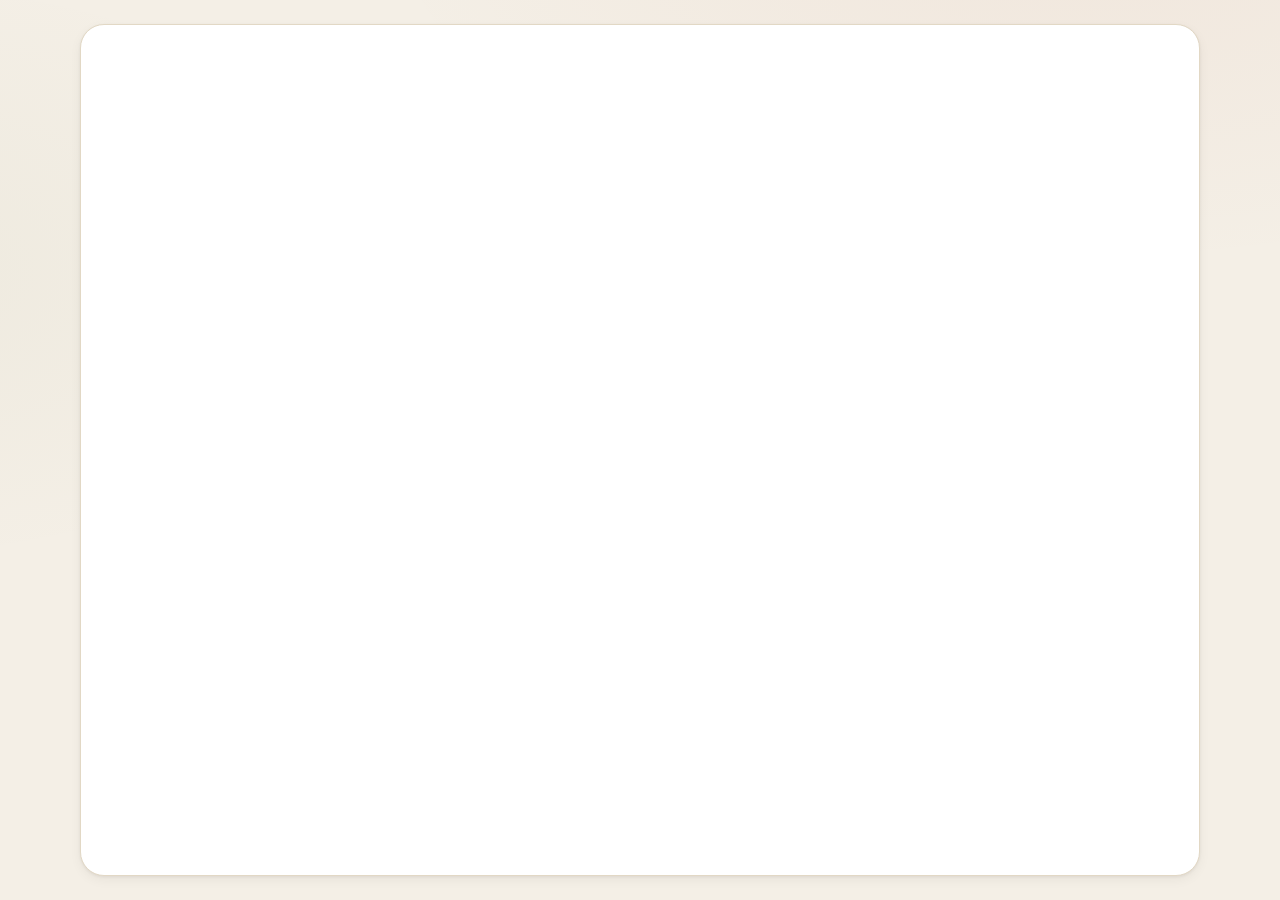
<file: index.html>
<!doctype html>
<html lang="ko">
<head>
  <meta charset="utf-8">
  <meta name="viewport" content="width=device-width,initial-scale=1">
  <title>Recipe</title>
  <meta http-equiv="refresh" content="0; url=app.html">
  <link rel="canonical" href="app.html">
</head>
<body>
  <p>리다이렉트 중… <a href="app.html">앱으로 이동</a></p>
</body>
</html>
</file>
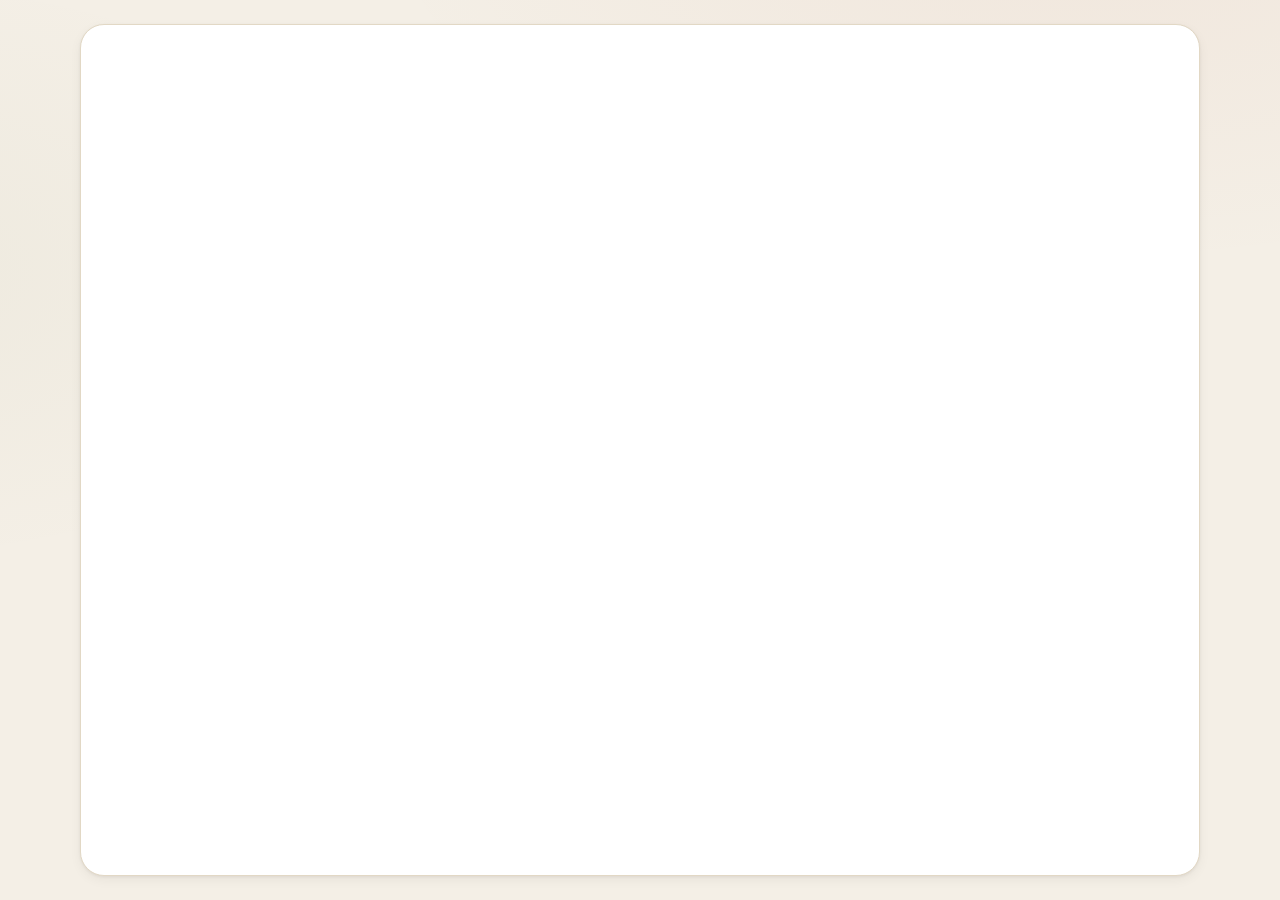
<file: app.html>
<!doctype html>
<html lang="ko">
<head>
  <meta charset="utf-8" />
  <meta name="viewport" content="width=device-width, initial-scale=1, viewport-fit=cover" />
  <meta name="theme-color" content="#b2452c" />
  <meta name="apple-mobile-web-app-capable" content="yes" />
  <meta name="apple-mobile-web-app-status-bar-style" content="default" />
  <meta name="apple-mobile-web-app-title" content="Recipe" />
  <title>Recipe — 가족 레시피</title>
  <link rel="icon" href="icon.svg" type="image/svg+xml" />
  <link rel="apple-touch-icon" href="icon.svg" />
  <link rel="manifest" href="manifest.webmanifest" />
  <link rel="preconnect" href="https://fonts.googleapis.com">
  <link rel="preconnect" href="https://fonts.gstatic.com" crossorigin>
  <link href="https://fonts.googleapis.com/css2?family=Inter:wght@400;500;600;700&family=Source+Serif+4:opsz,wght@8..60,500;8..60,700;8..60,900&family=Noto+Serif+KR:wght@500;700;900&family=JetBrains+Mono:wght@400;500&display=swap" rel="stylesheet">
  <link rel="stylesheet" href="styles.css?v=20260521-polish-v1">
  <style>
    /* 앱 전용 모바일 셸 (390px 기준 모바일 화면) */
    body { display: flex; justify-content: center;
           padding: 24px 16px 0; min-height: 100vh; }
    .app-shell {
      width: 100%; max-width: 420px;
      background: var(--c-surface);
      border: 1px solid var(--c-line);
      border-radius: 24px 24px 0 0;
      box-shadow: var(--e-2);
      overflow: hidden;
      display: flex; flex-direction: column;
      min-height: calc(100vh - 48px);
      max-height: calc(100vh - 48px);
    }
    .app-content {
      order: 1;
      min-width: 0;
      min-height: 0;
      flex: 1;
      display: flex;
      flex-direction: column;
    }
    .app-side { display: none; }
    .app-header {
      padding: 14px 16px 12px;
      border-bottom: 1px solid var(--c-line);
      display: flex; align-items: center; justify-content: space-between;
      gap: 10px;
      background: var(--c-surface);
      position: relative; z-index: 2;
    }
    .app-header .title {
      font-family: var(--f-serif); font-weight: 800;
      font-size: 1.125rem; letter-spacing: -.01em;
      display: flex; align-items: center; gap: 6px;
      min-width: 0;
    }
    .app-header .title svg { color: var(--c-terra); flex-shrink: 0; }
    .app-brand { color: var(--c-terra); }
    .app-header .actions { display: flex; gap: 8px; }
    .icon-btn {
      width: 38px; height: 38px; border-radius: var(--r-full);
      background: var(--c-surface-2); border: 1px solid var(--c-line);
      display: inline-flex; align-items: center; justify-content: center;
      cursor: pointer; font-size: 16px; color: var(--c-ink);
      transition: background var(--m-fast);
    }
    .icon-btn:hover { background: var(--c-surface-3); }
    .icon-btn.is-primary { background: var(--c-terra); color: #fff; border-color: var(--c-terra); }
    .icon-btn.is-primary:hover { background: var(--c-terra-2); }
    .back-btn {
      background: none; border: none; cursor: pointer;
      font-size: 15px; color: var(--c-ink-2); padding: 4px 0;
      display: inline-flex; align-items: center; gap: 4px;
    }
    .back-btn:hover { color: var(--c-ink); }
    @media (max-width: 480px) {
      body {
        display: block;
        padding: 0;
      }
      .app-shell {
        max-width: none;
        min-height: 100vh;
        max-height: none;
        border: 0;
        border-radius: 0;
      }
    }

    .app-body {
      flex: 1; overflow-y: auto;
      padding: 16px 20px 24px;
      background: var(--c-surface);
    }
    .app-body.is-flush { padding: 0; }
    .app-bottom {
      order: 2;
      border-top: 1px solid var(--c-line);
      padding: 8px 16px calc(8px + env(safe-area-inset-bottom));
      background: var(--c-surface);
    }
    .nav-row {
      display: grid; grid-template-columns: repeat(5, 1fr);
      align-items: center; gap: 4px;
    }
    .nav-row.nav-5 a:not(.fab) { padding: 8px 0; min-width: 0; }
    .nav-row a {
      display: flex; flex-direction: column; align-items: center; gap: 2px;
      border-radius: var(--r-md);
      font-size: var(--t-2xs); color: var(--c-ink-3);
      font-weight: 600;
      text-decoration: none; transition: color var(--m-fast), background var(--m-fast);
    }
    .nav-row a .ic {
      width: 22px; height: 22px;
      display: inline-flex; align-items: center; justify-content: center;
      font-size: 19px;
    }
    .nav-row a .ic svg { width: 20px; height: 20px; }
    .nav-row a.is-active { color: var(--c-terra); background: transparent; }
    .nav-row a.fab {
      background: var(--c-terra); color: #fff;
      width: 56px; height: 56px; border-radius: var(--r-full);
      transform: translateY(-14px);
      box-shadow: var(--e-3);
      padding: 0; justify-content: center;
      margin: 0 auto;
    }
    .nav-row a.fab .ic { font-size: 22px; }
    .nav-row a.fab span:not(.ic) { display: none; }

    @media (min-width: 900px) {
      body {
        padding: 24px;
        align-items: stretch;
      }
      .app-shell {
        max-width: 1120px;
        border-radius: 24px;
        flex-direction: row;
      }
      .app-shell.no-nav { max-width: 760px; }
      .app-side {
        order: 0;
        flex: 0 0 224px;
        display: flex;
        flex-direction: column;
        gap: 18px;
        padding: 22px 14px;
        border-right: 1px solid var(--c-line);
        background: var(--c-surface-2);
      }
      .app-bottom { display: none; }
      .app-content { order: 1; }
      .app-body { padding: 22px 28px 30px; }
      .side-brand {
        display: flex;
        align-items: center;
        gap: 10px;
        padding: 0 8px 10px;
        color: var(--c-ink);
        font-family: var(--f-serif);
        font-weight: 900;
        font-size: 1.25rem;
        line-height: 1.1;
      }
      .side-brand-mark {
        width: 36px;
        height: 36px;
        border-radius: var(--r-md);
        background: var(--c-terra);
        color: #fff;
        display: inline-flex;
        align-items: center;
        justify-content: center;
        flex-shrink: 0;
      }
      .side-nav {
        display: grid;
        gap: 6px;
      }
      .side-nav a {
        min-height: 44px;
        display: flex;
        align-items: center;
        gap: 11px;
        padding: 10px 12px;
        border-radius: var(--r-md);
        color: var(--c-ink-2);
        font-size: var(--t-sm);
        font-weight: 700;
        text-decoration: none;
        transition: background var(--m-fast), color var(--m-fast);
      }
      .side-nav a:hover {
        background: var(--c-surface-3);
        color: var(--c-ink);
      }
      .side-nav a .ic {
        width: 22px;
        height: 22px;
        display: inline-flex;
        align-items: center;
        justify-content: center;
        color: var(--c-ink-3);
        flex-shrink: 0;
      }
      .side-nav a.is-active {
        background: var(--c-terra-soft);
        color: var(--c-terra);
      }
      .side-nav a.is-active .ic { color: var(--c-terra); }
      .side-nav a.fab {
        background: var(--c-terra);
        color: #fff;
        box-shadow: var(--e-1);
      }
      .side-nav a.fab .ic { color: #fff; }
      .side-nav a.fab.is-active,
      .side-nav a.fab:hover {
        background: var(--c-terra-2);
        color: #fff;
      }
    }

    /* 페이지 공통 헤더 */
    .page-title {
      font-family: var(--f-serif); font-weight: 800;
      font-size: 1.625rem; letter-spacing: -.018em;
      margin: 0 0 4px;
    }
    .page-sub { color: var(--c-ink-3); font-size: var(--t-sm); margin: 0 0 16px; }

    /* 빈 상태 */
    .empty {
      text-align: center; padding: 48px 20px;
      color: var(--c-ink-3);
    }
    .empty .emo { font-size: 40px; display: block; margin-bottom: 12px; }
    .empty .ttl { font-weight: 700; color: var(--c-ink-2); margin-bottom: 4px; }
    .empty-actions {
      display: flex; justify-content: center; flex-wrap: wrap;
      gap: 8px; margin-top: 18px;
    }
    .empty-status {
      min-height: 18px; margin-top: 10px;
      font-size: var(--t-xs); color: var(--c-ink-3);
    }
    .primary-btn, .ghost-btn {
      min-height: 40px; border-radius: var(--r-full);
      padding: 0 16px; font-size: var(--t-sm);
      font-weight: 700; cursor: pointer;
    }
    .primary-btn {
      border: 1px solid var(--c-terra);
      background: var(--c-terra); color: #fff;
    }
    .primary-btn:disabled { opacity: .65; cursor: wait; }
    .ghost-btn {
      border: 1px solid var(--c-line);
      background: var(--c-surface-2); color: var(--c-ink-2);
    }

    /* 필터 영역 */
    .filter-section { margin-bottom: 14px; }
    .filter-label {
      font-size: var(--t-2xs); font-weight: 700; color: var(--c-ink-3);
      text-transform: uppercase; letter-spacing: .06em; margin-bottom: 6px;
    }

    /* Recipe detail */
    .detail-hero {
      background: var(--c-terra-soft);
      padding: 20px 20px 16px;
      border-bottom: 1px solid var(--c-line);
    }
    .detail-hero .cat {
      font-size: var(--t-2xs); font-weight: 700; color: var(--c-terra);
      text-transform: uppercase; letter-spacing: .08em;
    }
    .detail-hero h1 {
      font-family: var(--f-serif); font-weight: 800;
      font-size: 1.625rem; letter-spacing: -.015em;
      margin: 4px 0 6px; line-height: 1.2;
    }
    .detail-hero .sub { color: var(--c-ink-2); font-size: var(--t-sm); margin: 0 0 10px; }
    .detail-hero .stats {
      display: flex; gap: 16px; font-size: var(--t-xs);
      color: var(--c-ink-2); font-family: var(--f-mono);
    }
    .detail-section { padding: 14px 20px 18px; border-bottom: 0; }
    .detail-section:last-child { border-bottom: none; }
    .detail-section h3 {
      font-family: var(--f-sans);
      font-size: 1rem;
      font-weight: 800;
      color: var(--c-terra);
      margin: 0 0 12px;
      display: flex;
      align-items: center;
      gap: 8px;
    }
    .ing-list { list-style: none; padding: 0; margin: 0; }
    .ing-list li {
      display: flex; justify-content: space-between;
      padding: 8px 0; border-bottom: 1px dashed var(--c-line);
      font-size: var(--t-sm);
    }
    .ing-list li:last-child { border-bottom: none; }
    .ing-list .amt { color: var(--c-ink-3); font-family: var(--f-mono); }
    .tip-list { list-style: none; padding: 0; margin: 0; }
    .tip-list li {
      padding: 8px 12px; background: var(--c-surface-2);
      border-radius: var(--r-sm); font-size: var(--t-sm);
      margin-bottom: 6px; color: var(--c-ink-2);
    }
    .tip-list li::before { content: "💡 "; }

    .recipe-detail-card { background: var(--c-surface); min-height: 100%; }
    .v2-detail-card {
      width: 100%;
      max-width: 420px;
      margin: 0 auto;
    }
    .recipe-cover {
      height: 196px;
      background:
        repeating-linear-gradient(45deg,
          var(--c-surface-3) 0 6px,
          var(--c-surface-2) 6px 12px);
      background-size: cover;
      background-position: center;
      position: relative;
      border-bottom: 1px solid var(--c-line);
    }
    .v2-cover {
      height: 212px;
      background-position: center;
      background-size: cover;
      border-bottom: 0;
    }
    .v2-cover::after {
      content: "";
      position: absolute;
      inset: 0;
      background: linear-gradient(180deg, rgba(28,22,18,.18), rgba(28,22,18,0) 38%, rgba(28,22,18,.08));
      pointer-events: none;
    }
    .detail-overlay {
      position: absolute;
      z-index: 1;
      top: 14px;
      display: flex;
      align-items: center;
      gap: 8px;
    }
    .detail-overlay-left { left: 14px; }
    .detail-overlay-right { right: 14px; }
    .detail-overlay-bottom-right { top: auto; bottom: 14px; right: 14px; }
    .detail-round-btn, .detail-video-btn {
      height: 38px;
      border-radius: var(--r-full);
      border: 1px solid rgba(255,255,255,.82);
      background: rgba(255,255,255,.94);
      color: var(--c-ink);
      display: inline-flex;
      align-items: center;
      justify-content: center;
      gap: 4px;
      box-shadow: var(--e-1);
      text-decoration: none;
      cursor: pointer;
      backdrop-filter: blur(8px);
    }
    .detail-round-btn {
      width: 38px;
      padding: 0;
    }
    .detail-round-btn.is-on {
      color: var(--c-mustard);
      border-color: rgba(214,154,47,.45);
    }
    .detail-round-btn.is-shared {
      color: var(--c-terra);
      border-color: rgba(178,69,44,.4);
    }
    .detail-video-btn {
      padding: 0 10px;
      font-size: var(--t-xs);
      font-weight: 800;
      color: var(--c-terra);
    }
    .recipe-cover-badge {
      position: absolute; left: 18px; bottom: 16px;
      background: rgba(255,255,255,.94);
      border: 1px solid var(--c-line);
      border-radius: var(--r-full);
      padding: 5px 10px;
      font-size: var(--t-xs);
      font-weight: 700;
      color: var(--c-terra);
      box-shadow: var(--e-1);
    }
    .recipe-detail-head {
      padding: 20px 20px 14px;
      background: var(--c-surface);
    }
    .detail-kicker {
      font-size: var(--t-xs);
      color: var(--c-ink-2);
      font-weight: 700;
      margin-bottom: 8px;
      display: flex;
      align-items: center;
      gap: 7px;
    }
    .detail-dot {
      width: 7px;
      height: 7px;
      border-radius: var(--r-full);
      background: var(--c-terra);
      display: inline-block;
    }
    .detail-sep { color: var(--c-ink-3); }
    .recipe-detail-head h1 {
      font-family: var(--f-serif);
      font-size: 1.875rem;
      line-height: 1.08;
      letter-spacing: 0;
      margin: 0 0 12px;
      color: var(--c-ink);
    }
    .detail-pills {
      display: flex; flex-wrap: wrap; gap: 7px;
    }
    .detail-pills span, .detail-pills a, .ingredient-pill {
      display: inline-flex; align-items: center; gap: 4px;
      background: var(--c-surface-2);
      border: 1px solid var(--c-line);
      border-radius: var(--r-full);
      padding: 5px 10px;
      color: var(--c-ink-2);
      font-size: var(--t-xs);
      font-weight: 700;
      text-decoration: none;
    }
    .detail-pills a {
      background: #fff0f0;
      border-color: #ffd7d7;
      color: #d21f1f;
    }
    .detail-section--soft { background: var(--c-surface); }
    .section-row {
      display: flex; align-items: center; justify-content: space-between;
      gap: 12px; margin-bottom: 8px;
    }
    .section-note { margin: 0; color: var(--c-ink-3); font-size: var(--t-xs); }
    .serving-control {
      display: inline-grid;
      grid-template-columns: 36px auto 36px;
      align-items: center; gap: 8px;
      background: transparent;
      border: 0;
      padding: 0;
      flex-shrink: 0;
    }
    .serving-control button {
      width: 36px; height: 36px;
      border-radius: var(--r-full);
      border: 0;
      background: var(--c-surface-2);
      color: var(--c-ink);
      font-weight: 800;
      cursor: pointer;
    }
    .serving-control button:hover { background: #fff0e6; color: var(--c-terra); }
    .serving-control strong {
      font-size: var(--t-xs);
      min-width: 42px;
      text-align: center;
      color: var(--c-ink);
    }
    .ingredient-pills { display: flex; flex-wrap: wrap; gap: 8px 7px; }
    .ingredient-pill {
      background: #fff5ec;
      border: 0;
      color: var(--c-terra-2);
      padding: 7px 12px;
      font-size: .8125rem;
      font-weight: 700;
      line-height: 1.2;
    }
    .ingredient-pill strong {
      font-family: var(--f-sans);
      font-weight: 700;
      color: inherit;
    }
    .cook-steps { display: grid; gap: 6px; }
    .cook-step {
      display: grid;
      grid-template-columns: 20px minmax(0, 1fr);
      gap: 7px;
      align-items: start;
      color: var(--c-ink);
      cursor: pointer;
      transition: opacity var(--m-fast), transform var(--m-fast);
    }
    .cook-step input { position: absolute; opacity: 0; pointer-events: none; }
    .cook-step-box {
      width: 18px; height: 18px;
      margin-top: 2px;
      border: 1px solid #aeb2b8;
      border-radius: 3px;
      background: var(--c-surface);
      display: inline-flex;
      align-items: center;
      justify-content: center;
    }
    .cook-step-box::after {
      content: "";
      width: 8px; height: 4px;
      border-left: 2px solid #fff;
      border-bottom: 2px solid #fff;
      transform: rotate(-45deg) translate(1px, -1px);
      opacity: 0;
    }
    .cook-step input:checked + .cook-step-box {
      background: #ff6b00;
      border-color: #ff6b00;
    }
    .cook-step input:checked + .cook-step-box::after { opacity: 1; }
    .cook-step-main {
      display: flex;
      align-items: baseline;
      gap: 8px;
      min-width: 0;
      border-bottom: 0;
      padding: 0 0 4px;
    }
    .cook-step-text {
      flex: 1;
      font-size: .875rem;
      line-height: 1.55;
      color: #1f2937;
    }
    .cook-step-text strong {
      color: #111827;
      margin-right: 4px;
      font-weight: 800;
    }
    .cook-step-time {
      font-family: var(--f-mono);
      font-size: var(--t-2xs);
      color: var(--c-terra);
      white-space: nowrap;
    }
    .cook-step.is-done { opacity: 1; }
    .cook-step.is-done .cook-step-text {
      color: #9aa1ad;
      text-decoration: line-through;
      text-decoration-thickness: 1px;
    }
    .detail-actions { padding-bottom: 28px; }
    .detail-actions .btn {
      display: inline-flex;
      align-items: center;
      justify-content: center;
      gap: 6px;
    }
    .detail-sub-actions {
      display: grid;
      grid-template-columns: 1fr 1fr;
      gap: 8px;
      margin-top: 8px;
    }

    /* Cooking mode */
    .cook-screen {
      min-height: 100%;
      display: flex;
      flex-direction: column;
      background:
        radial-gradient(800px 400px at 50% 0%, rgba(178,69,44,.06), transparent 60%),
        var(--c-bg);
    }
    .cook-keepawake {
      display: inline-flex;
      align-items: center;
      gap: 4px;
      font-family: var(--f-mono);
      font-size: var(--t-2xs);
      letter-spacing: .04em;
      color: var(--c-ink-3);
      white-space: nowrap;
    }
    .cook-keepawake .led {
      width: 6px; height: 6px;
      border-radius: var(--r-full);
      background: var(--c-olive);
      box-shadow: 0 0 6px rgba(93,109,46,.5);
    }
    .cook-top {
      padding: 12px 16px;
      display: flex;
      align-items: center;
      justify-content: space-between;
    }
    .cook-dots { display: flex; gap: 6px; }
    .cook-dot {
      width: 18px;
      height: 4px;
      border-radius: 2px;
      background: var(--c-line-2);
    }
    .cook-dot.is-done { background: var(--c-olive); }
    .cook-dot.is-on { background: var(--c-terra); }
    .cook-count {
      font-family: var(--f-mono);
      font-size: var(--t-xs);
      color: var(--c-ink-3);
      letter-spacing: .04em;
    }
    .cook-stage {
      flex: 1;
      padding: 8px 32px 16px;
      display: flex;
      flex-direction: column;
      align-items: center;
      text-align: center;
    }
    .cook-of {
      font-family: var(--f-mono);
      font-size: var(--t-2xs);
      letter-spacing: .12em;
      text-transform: uppercase;
      color: var(--c-ink-3);
      margin-top: 4px;
    }
    .cook-stepnum {
      font-family: var(--f-serif);
      font-weight: 900;
      font-size: 5rem;
      color: var(--c-terra);
      letter-spacing: -.05em;
      line-height: 1;
      margin-top: 8px;
    }
    .cook-text {
      font-family: var(--f-serif);
      font-weight: 500;
      font-size: 1.5rem;
      line-height: 1.35;
      letter-spacing: -.005em;
      color: var(--c-ink);
      margin: 22px 0 0;
      max-width: 320px;
      text-wrap: pretty;
    }
    .cook-link {
      margin-top: 18px;
      display: inline-flex;
      align-items: center;
      gap: 4px;
      font-size: var(--t-xs);
      font-weight: 600;
      color: var(--c-terra);
    }
    .cook-bottom {
      display: grid;
      grid-template-columns: .9fr 1fr 1.2fr;
      gap: 8px;
      padding: 14px 16px calc(18px + env(safe-area-inset-bottom));
      border-top: 1px solid var(--c-line);
      background: var(--c-surface);
    }
    .cook-prev, .cook-done, .cook-next {
      border: 0;
      cursor: pointer;
      min-height: 50px;
      padding: 14px 10px;
      border-radius: var(--r-md);
      font-family: var(--f-sans);
      font-weight: 700;
      font-size: var(--t-sm);
      display: inline-flex;
      align-items: center;
      justify-content: center;
      gap: 6px;
    }
    .cook-prev, .cook-done {
      background: var(--c-surface-2);
      color: var(--c-ink-2);
      border: 1px solid var(--c-line);
    }
    .cook-next { background: var(--c-terra); color: #fff; }
    .cook-next:hover { background: var(--c-terra-2); }
    .cook-prev:disabled {
      opacity: .45;
      cursor: default;
    }

    /* Analyze screen */
    .analyze-hint {
      padding: 14px 16px; background: var(--c-surface-2);
      border-radius: var(--r-md); font-size: var(--t-sm);
      color: var(--c-ink-2); margin: 16px 0;
      border: 1px dashed var(--c-line-2);
    }
    .spinner-box {
      text-align: center; padding: 32px 20px;
      background: var(--c-terra-soft); border-radius: var(--r-md);
      margin-top: 16px;
    }
    .spinner-box .dots { font-size: 24px; animation: pulse 1.4s ease-in-out infinite; }
    @keyframes pulse { 0%,100%{opacity:.3} 50%{opacity:1} }

    /* Home — view segments + groups */
    .view-seg {
      display: grid; grid-template-columns: repeat(3, 1fr); gap: 0;
      padding: 4px; background: var(--c-surface-2);
      border: 1px solid var(--c-line); border-radius: var(--r-full);
      margin-bottom: 18px;
    }
    .seg {
      display: flex; align-items: center; justify-content: center; gap: 4px;
      padding: 8px 4px; border: 0;
      background: transparent; border-radius: var(--r-full); cursor: pointer;
      font-family: var(--f-sans); transition: background var(--m-fast), color var(--m-fast);
      min-width: 0;
    }
    .seg:hover { background: var(--c-surface-3); }
    .seg.is-on {
      background: var(--c-surface); color: var(--c-terra);
      box-shadow: var(--e-1); border-color: var(--c-line);
    }
    .seg .seg-ic { font-size: 13px; }
    .seg .seg-lbl { font-size: var(--t-2xs); font-weight: 600; color: inherit; }

    .group { margin-bottom: 22px; }
    .group:last-child { margin-bottom: 0; }
    .group-head {
      display: flex; align-items: center; gap: 10px;
      padding: 0 2px 8px; margin-bottom: 10px;
      border-bottom: 1px solid var(--c-line);
      font-family: var(--f-serif); font-weight: 700; color: var(--c-ink);
      font-size: 1.0625rem;
    }
    .group-head .group-ic { font-size: 16px; }
    .group-head .group-label { flex: 1; letter-spacing: -.01em; }
    .group-head .group-count {
      font-family: var(--f-mono); font-size: var(--t-xs); color: var(--c-ink-3);
      background: var(--c-surface-3); padding: 3px 8px; border-radius: var(--r-xs);
      font-weight: 600;
    }
    .group-body { display: flex; flex-direction: column; gap: 8px; }

    .recipe-card {
      display: grid;
      grid-template-columns: 64px minmax(0, 1fr) auto;
      gap: 12px;
      padding: 10px;
      align-items: center;
      border-radius: var(--r-md);
      background: var(--c-surface);
      border: 1px solid var(--c-line);
      transition: background var(--m-fast), border-color var(--m-fast), transform var(--m-fast);
    }
    .recipe-card:hover { background: var(--c-surface-2); border-color: var(--c-line-2); }
    .recipe-card:active { transform: translateY(1px); }
    .recipe-card .thumb {
      width: 64px; height: 64px;
      border-radius: var(--r-sm);
    }
    .recipe-card .title { font-weight: 700; font-size: .9375rem; margin-bottom: 3px; }
    .recipe-card .sub { line-height: 1.4; }

    /* Fridge */
    .fridge-form {
      display: flex;
      flex-direction: column;
      gap: 0;
      margin-bottom: 20px;
    }
    .fridge-form > .field { margin-bottom: 8px; }
    .fridge-form-meta {
      display: grid;
      grid-template-columns: repeat(auto-fit, minmax(90px, 1fr));
      gap: 8px;
      margin-bottom: 8px;
    }
    .fridge-form-meta .field { margin: 0; }
    .fridge-form .primary-btn { width: 100%; }
    .fridge-section { margin-top: 22px; }
    .section-title {
      font-family: var(--f-serif);
      font-size: 1.125rem;
      letter-spacing: -.01em;
      margin: 0 0 2px;
    }
    .fridge-list {
      display: grid;
      gap: 8px;
    }
    .fridge-sort {
      display: grid;
      grid-template-columns: repeat(auto-fit, minmax(60px, 1fr));
      gap: 6px;
      margin-bottom: 10px;
      padding: 4px;
      border: 1px solid var(--c-line);
      border-radius: var(--r-full);
      background: var(--c-surface-2);
    }
    .fridge-sort button {
      min-height: 32px;
      border: 0;
      border-radius: var(--r-full);
      background: transparent;
      color: var(--c-ink-3);
      font-size: var(--t-xs);
      font-weight: 800;
      cursor: pointer;
    }
    .fridge-sort button.is-on {
      background: var(--c-surface);
      color: var(--c-terra);
      box-shadow: var(--e-1);
    }
    .fridge-item {
      display: grid;
      grid-template-columns: 22px minmax(0, 1fr) auto 28px;
      align-items: center;
      gap: 8px;
      border: 1px solid var(--c-line);
      background: var(--c-surface-2);
      border-radius: var(--r-md);
      padding: 10px;
      color: var(--c-ink-2);
      font-size: var(--t-sm);
    }
    .fridge-item.is-on {
      background: #fff7ee;
      border-color: #f0dfc9;
    }
    .fridge-item.is-focused {
      border-color: var(--c-terra);
      box-shadow: 0 0 0 3px rgba(178,69,44,.12);
    }
    .fridge-item input { accent-color: var(--c-terra); }
    .fridge-item-main {
      border: 0;
      background: transparent;
      color: var(--c-ink);
      cursor: pointer;
      min-width: 0;
      padding: 0;
      text-align: left;
    }
    .fridge-item-name {
      display: block;
      font-weight: 800;
      line-height: 1.25;
    }
    .fridge-item-meta {
      display: flex;
      flex-wrap: wrap;
      gap: 4px 8px;
      margin-top: 3px;
      color: var(--c-ink-3);
      font-size: var(--t-2xs);
      line-height: 1.35;
    }
    .fridge-expiry {
      justify-self: end;
      border-radius: var(--r-full);
      padding: 4px 8px;
      font-size: var(--t-2xs);
      font-weight: 800;
      white-space: nowrap;
      background: var(--c-surface);
      color: var(--c-ink-3);
      border: 1px solid var(--c-line);
    }
    .fridge-expiry--danger {
      background: var(--c-danger-soft);
      color: var(--c-danger);
      border-color: #ecc3b8;
    }
    .fridge-expiry--warn {
      background: var(--c-warn-soft);
      color: #8a5b16;
      border-color: #ecd7a8;
    }
    .fridge-expiry--ok {
      background: var(--c-success-soft);
      color: var(--c-success);
      border-color: #cdd8b5;
    }
    .fridge-delete {
      width: 28px;
      height: 28px;
      border: 0;
      border-radius: var(--r-full);
      background: transparent;
      color: var(--c-ink-3);
      cursor: pointer;
      font-size: 17px;
      line-height: 1;
    }
    .fridge-delete:hover { background: rgba(178,69,44,.1); color: var(--c-terra); }
    .fridge-clear-focus { min-height: 32px; padding: 0 12px; font-size: var(--t-xs); }
    .mini-empty {
      padding: 24px 14px;
      border: 1px dashed var(--c-line);
      border-radius: var(--r-md);
      background: var(--c-surface-2);
    }
    .mini-empty .emo { font-size: 28px; }
    .match-track {
      height: 5px;
      border-radius: var(--r-full);
      background: var(--c-surface-3);
      margin-top: 7px;
      overflow: hidden;
    }
    .match-track span {
      display: block;
      height: 100%;
      border-radius: inherit;
      background: var(--c-terra);
    }
    .match-alias {
      margin-top: 3px;
      color: var(--c-olive-2);
      font-size: var(--t-xs);
      line-height: 1.35;
    }

    /* App update notice */
    .update-toast {
      position: fixed;
      left: max(16px, env(safe-area-inset-left));
      right: max(16px, env(safe-area-inset-right));
      bottom: calc(82px + env(safe-area-inset-bottom));
      z-index: 30;
      display: grid;
      grid-template-columns: minmax(0, 1fr) auto;
      gap: 10px;
      align-items: center;
      max-width: 520px;
      margin: 0 auto;
      padding: 12px 12px 12px 14px;
      border: 1px solid var(--c-line-2);
      border-radius: var(--r-md);
      background: rgba(255, 252, 246, .98);
      box-shadow: var(--shadow-float);
      color: var(--c-ink);
      font-size: var(--t-sm);
    }
    .update-toast strong { display: block; margin-bottom: 2px; }
    .update-toast button { white-space: nowrap; }
    .update-toast[hidden] { display: none; }

    /* Settings menu links */
    .setting-links { display: flex; flex-direction: column; gap: 6px; margin-bottom: 18px; }
    .setting-link {
      display: flex; align-items: center; gap: 12px;
      padding: 14px 16px; width: 100%;
      background: var(--c-surface-2); border: 1px solid var(--c-line);
      border-radius: var(--r-md); font-family: var(--f-sans);
      cursor: pointer; text-align: left; transition: background var(--m-fast);
    }
    .setting-link:hover { background: var(--c-surface-3); }
    .setting-link .ic { font-size: 22px; flex-shrink: 0; }
    .setting-link .ic svg { color: var(--c-terra); }
    .setting-link .lbl { flex: 1; display: flex; flex-direction: column; gap: 2px; min-width: 0; }
    .setting-link .lbl strong { font-size: var(--t-body); color: var(--c-ink); font-weight: 700; }
    .setting-link .lbl small { font-size: var(--t-xs); color: var(--c-ink-3); }
    .setting-link .chev { color: var(--c-ink-3); font-size: 20px; }

    /* Search screen */
    .search-meta {
      font-size: var(--t-xs); color: var(--c-ink-3); font-family: var(--f-mono);
      margin-bottom: 8px; letter-spacing: .04em;
    }

    /* Members screen */
    .member-list { list-style: none; padding: 0; margin: 0; }
    .member-list li {
      display: flex; align-items: center; gap: 12px;
      padding: 12px 14px; background: var(--c-surface-2);
      border: 1px solid var(--c-line); border-radius: var(--r-md);
      margin-bottom: 8px; cursor: pointer;
    }
    .member-list li:hover { background: var(--c-surface-3); }
    .member-list .name { flex: 1; font-weight: 600; color: var(--c-ink); }
  </style>
</head>
<body>
  <div class="app-shell" id="app">
    <!-- 뷰가 여기에 렌더링됨 -->
  </div>

  <script type="module" src="src/app.js?v=20260522-desktop-menu-v1"></script>
  <script>
    // PWA 서비스 워커 등록 (오프라인 + 홈화면 추가 가능)
    if ('serviceWorker' in navigator && location.protocol !== 'file:') {
      window.addEventListener('load', () => {
        registerServiceWorker();
      });
    }

    function registerServiceWorker() {
      let refreshing = false;
      navigator.serviceWorker.register('sw.js').then((registration) => {
        registration.addEventListener('updatefound', () => {
          const worker = registration.installing;
          if (!worker) return;
          worker.addEventListener('statechange', () => {
            if (worker.state === 'installed' && navigator.serviceWorker.controller) {
              showUpdateToast();
            }
          });
        });

        if (registration.waiting && navigator.serviceWorker.controller) {
          showUpdateToast();
        }
      }).catch(() => {});

      navigator.serviceWorker.addEventListener('controllerchange', () => {
        if (refreshing) return;
        refreshing = true;
        showUpdateToast();
      });
    }

    function showUpdateToast() {
      if (document.querySelector('.update-toast')) return;
      const toast = document.createElement('div');
      toast.className = 'update-toast';
      toast.innerHTML = `
        <div>
          <strong>새 버전이 준비됐어요</strong>
          <span>새로고침하면 최신 기능으로 바뀝니다.</span>
        </div>
        <button class="primary-btn" type="button">새로고침</button>
      `;
      toast.querySelector('button').addEventListener('click', () => location.reload());
      document.body.appendChild(toast);
    }
  </script>
</body>
</html>
</file>
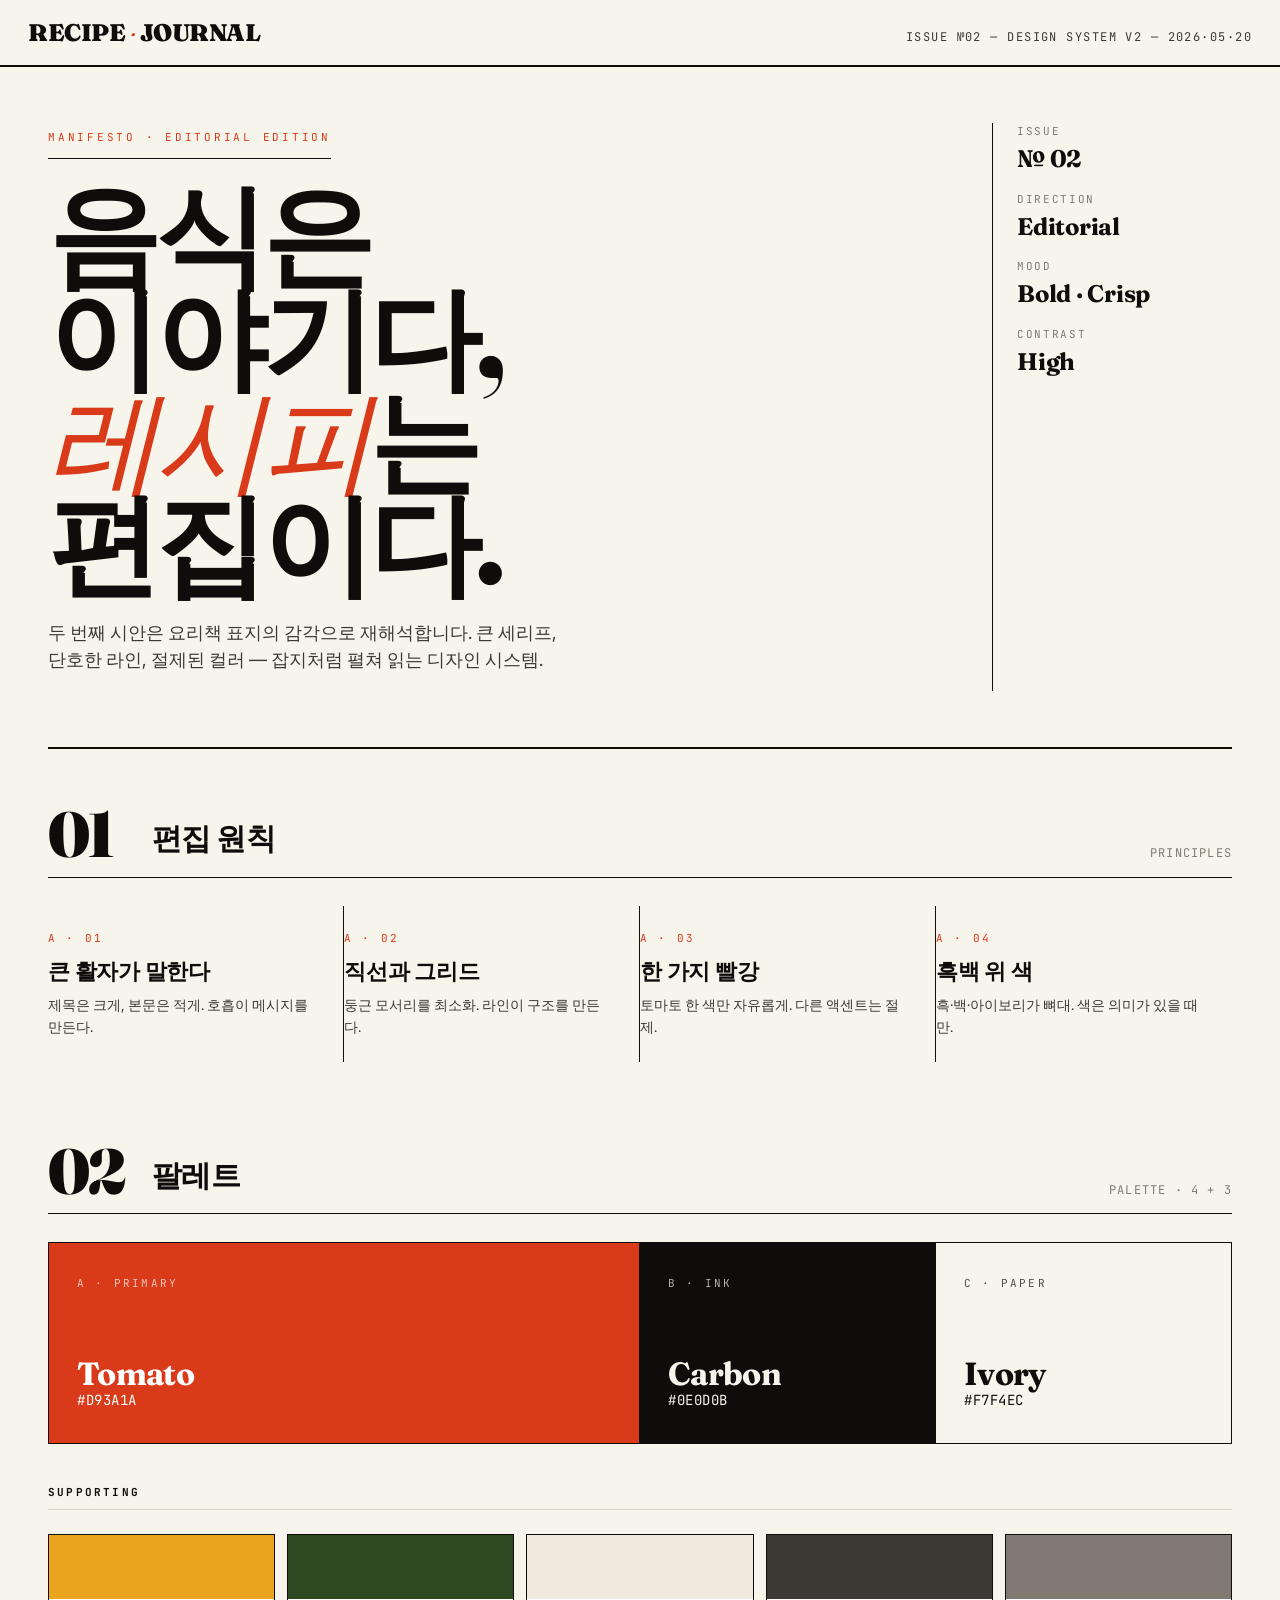
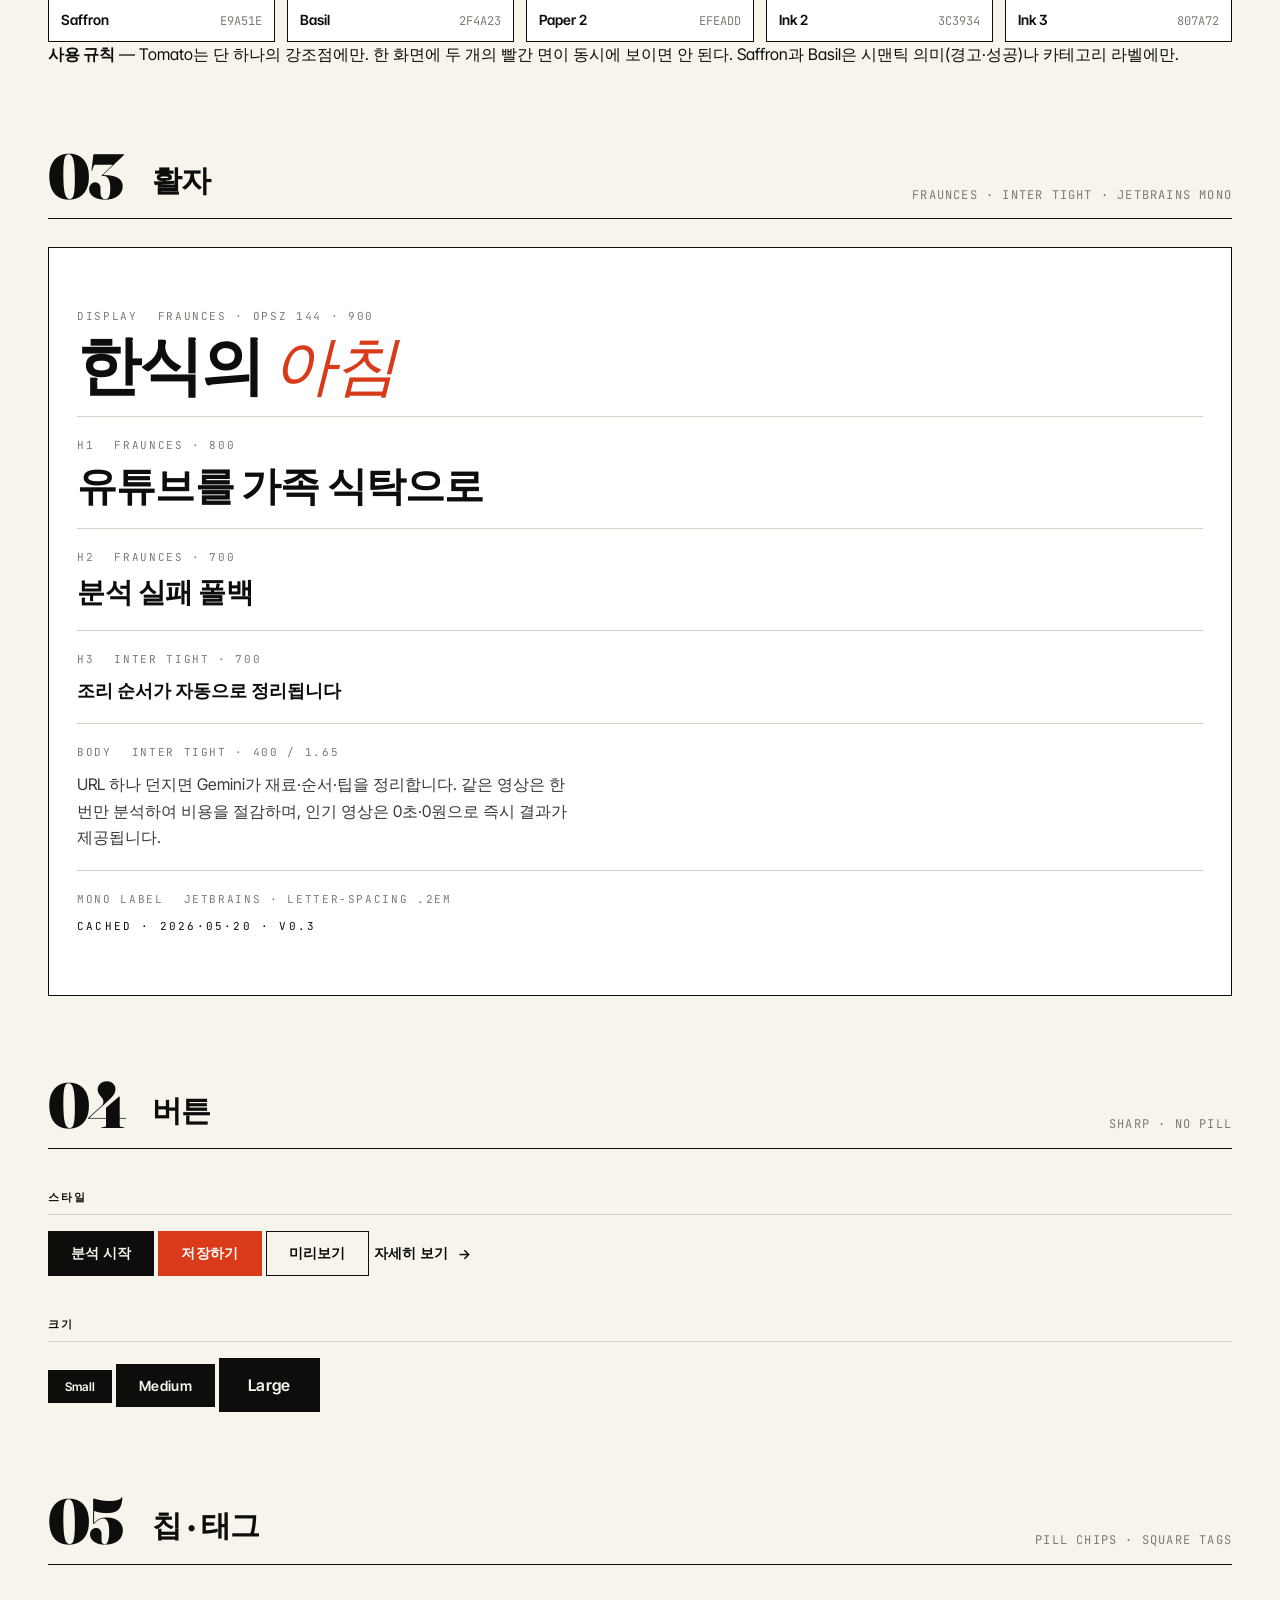
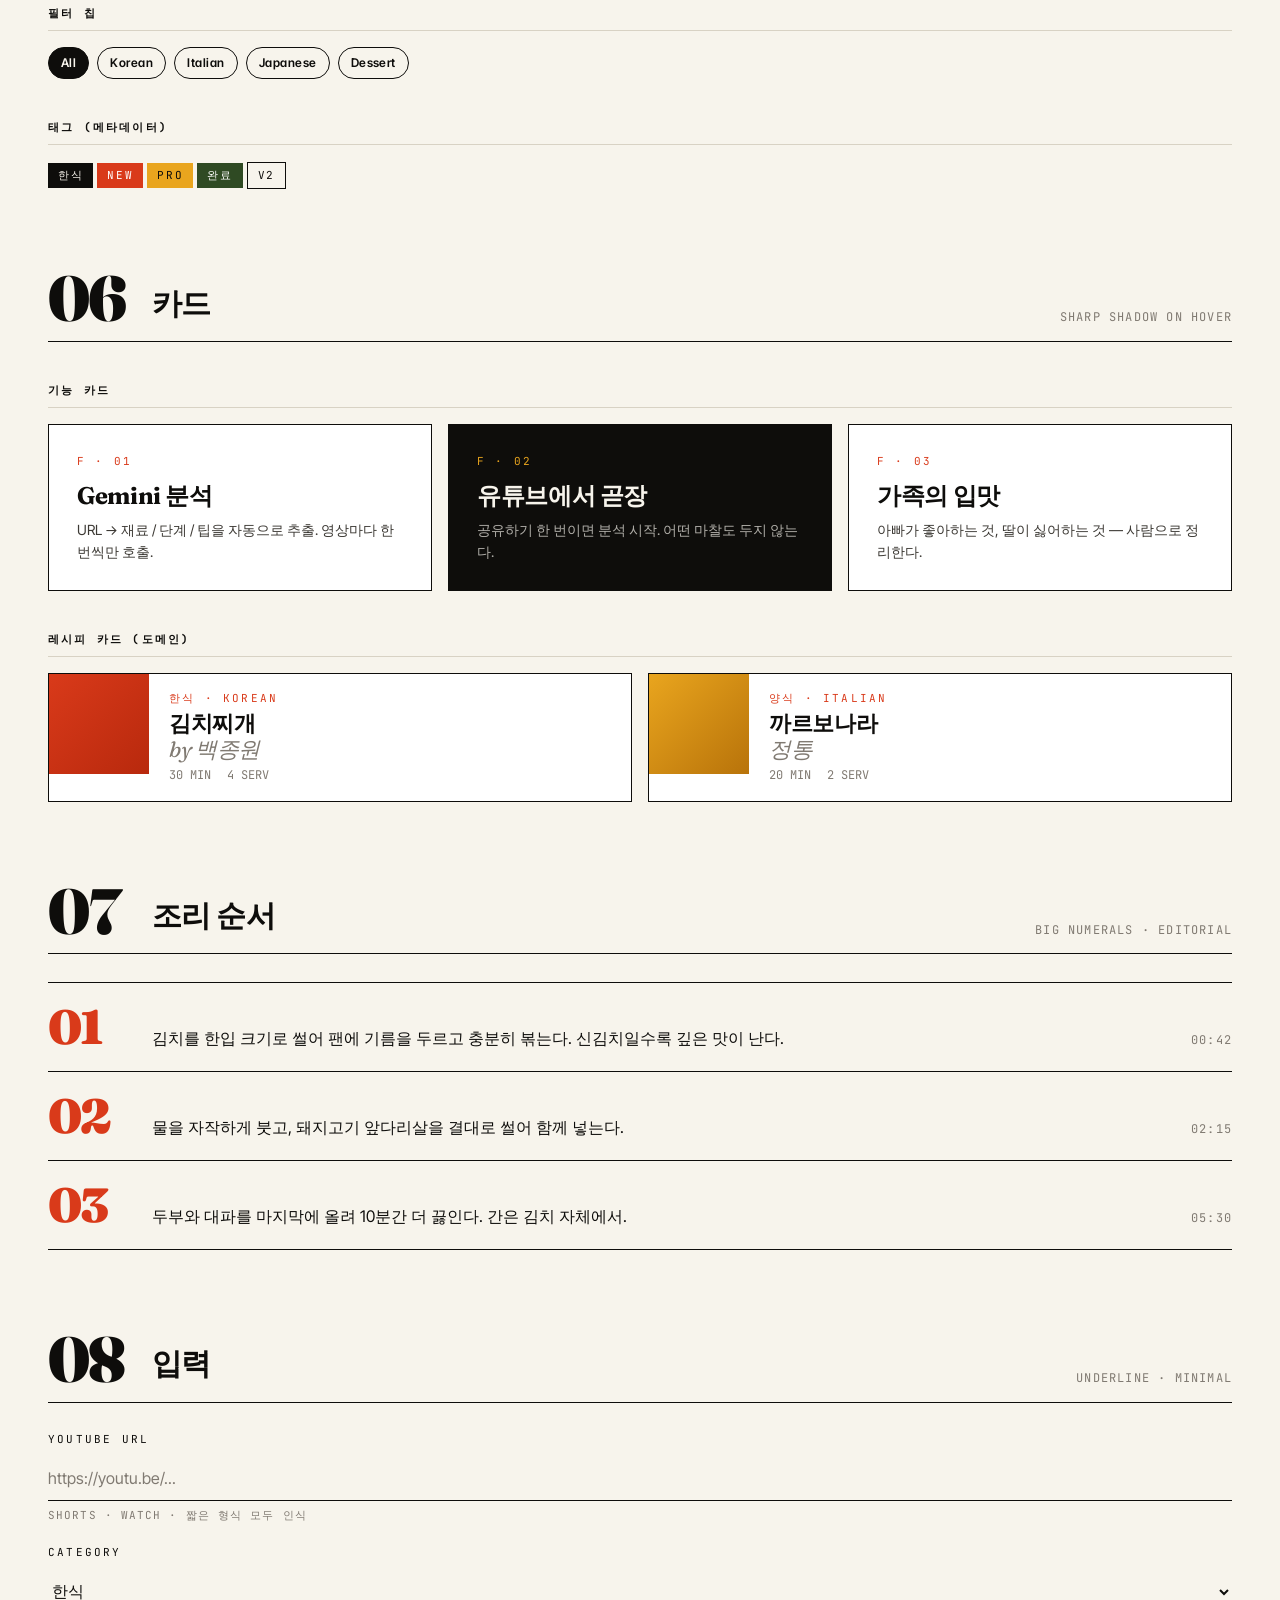
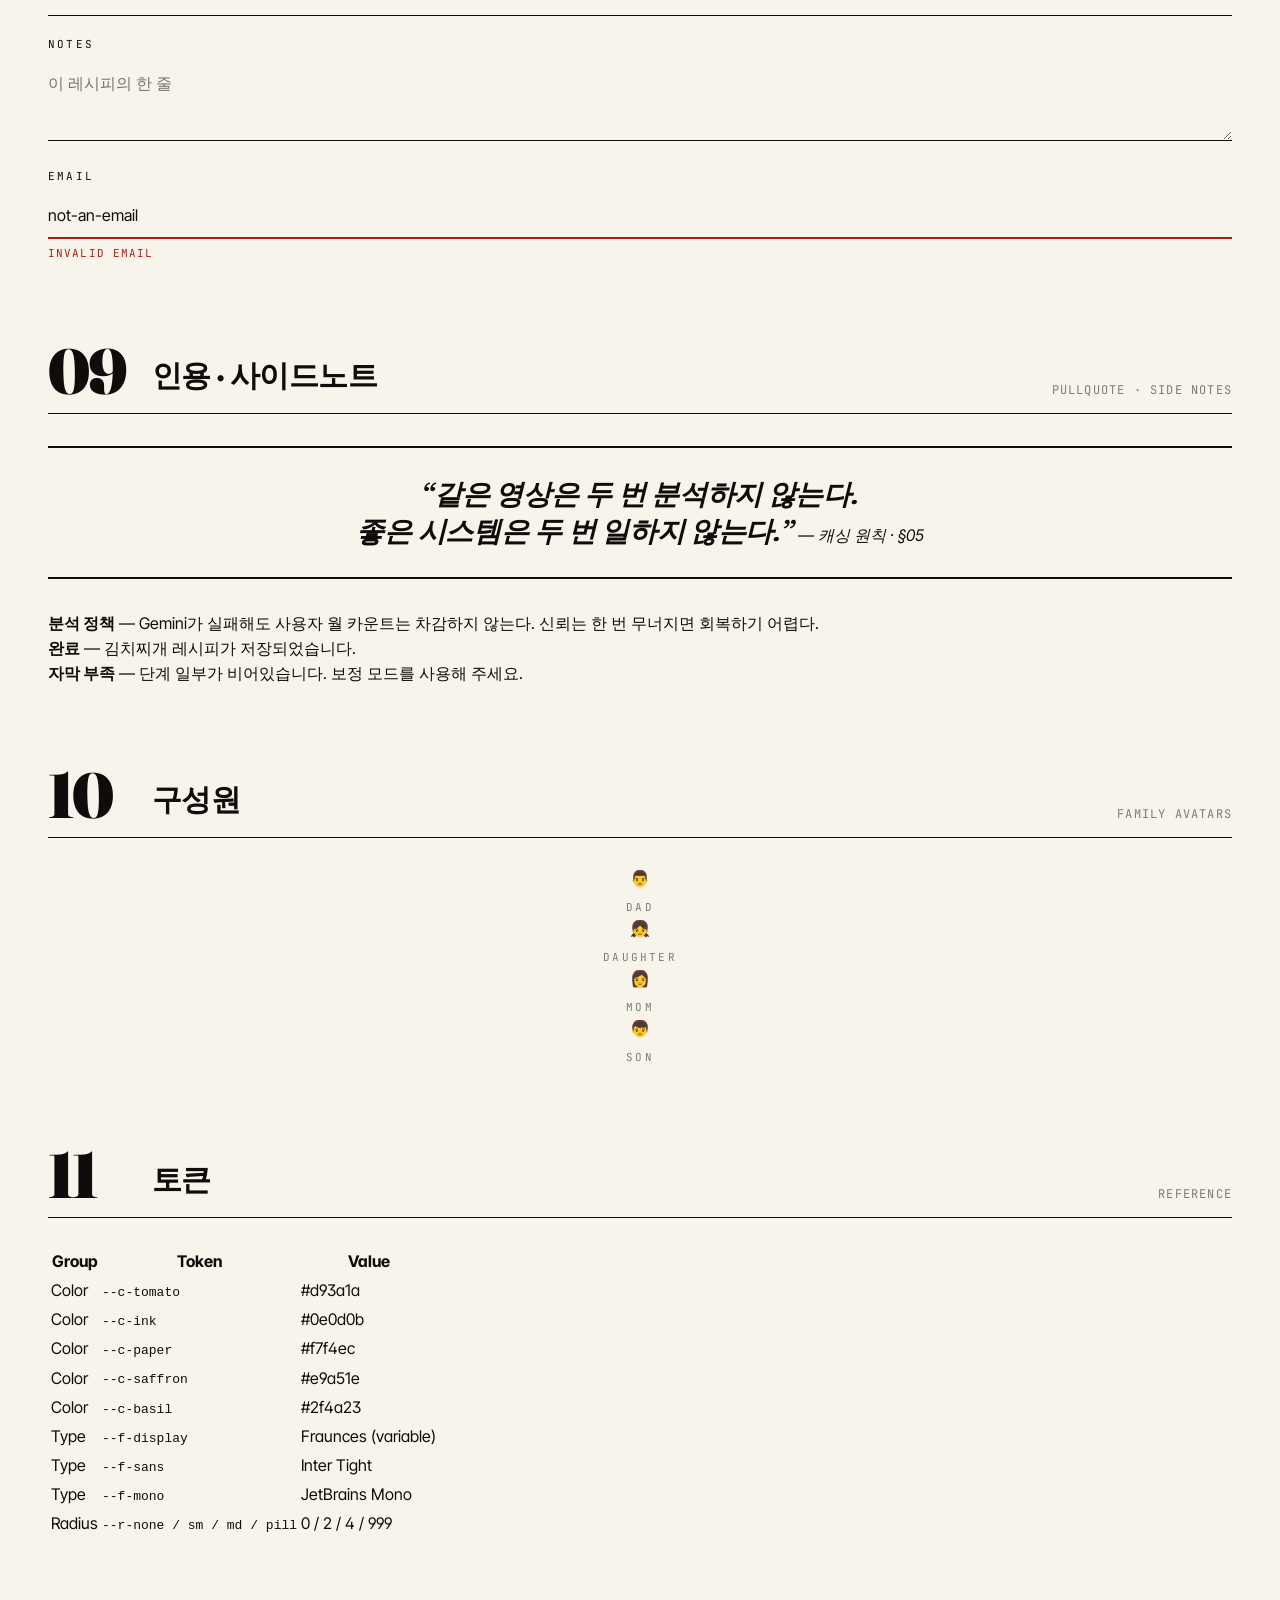
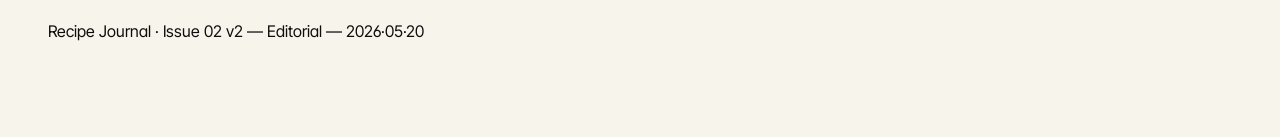
<file: design-system-v2.html>
<!doctype html>
<html lang="ko">
<head>
<meta charset="utf-8">
<meta name="viewport" content="width=device-width, initial-scale=1">
<title>Recipe · Design System v2 — Editorial</title>
<link rel="preconnect" href="https://fonts.googleapis.com">
<link rel="preconnect" href="https://fonts.gstatic.com" crossorigin>
<link href="https://fonts.googleapis.com/css2?family=Fraunces:opsz,wght,SOFT@9..144,300..900,0..100&family=Inter+Tight:wght@400;500;600;700;800&family=JetBrains+Mono:wght@400;500&display=swap" rel="stylesheet">
<style>
  /* =========================================================
     SHIFT 2 · EDITORIAL — 요리책 표지, 매거진 감각
     ========================================================= */
  :root {
    /* Surface — 더 차갑고 하얀 종이 */
    --c-paper:      #f7f4ec;   /* 메인 페이지 (옅은 아이보리) */
    --c-paper-2:    #efeadd;
    --c-card:       #ffffff;
    --c-ink:        #0e0d0b;   /* 거의 검정 */
    --c-ink-2:      #3c3934;
    --c-ink-3:      #807a72;
    --c-line:       #0e0d0b;   /* 라인은 진하게 (에디토리얼 톤) */
    --c-line-soft:  #d8d2c4;

    /* Accent — 단일 sharp accent + 보조 */
    --c-tomato:     #d93a1a;   /* primary, 사프란-토마토 */
    --c-tomato-2:   #b8290d;
    --c-saffron:    #e9a51e;   /* highlight */
    --c-basil:      #2f4a23;   /* deep secondary */

    /* Semantic */
    --c-success:    #2f4a23;
    --c-warn:       #b8730a;
    --c-danger:     #aa1f0e;

    /* Type */
    --f-display: "Fraunces", "Apple SD Gothic Neo", "Noto Serif KR", Georgia, serif;
    --f-sans:    "Inter Tight", -apple-system, "Apple SD Gothic Neo", system-ui, sans-serif;
    --f-mono:    "JetBrains Mono", "SFMono-Regular", Consolas, monospace;

    --t-mega:   clamp(3.5rem, 9vw, 7rem);   /* 빅 디스플레이 */
    --t-h1:     clamp(2.25rem, 5vw, 3.25rem);
    --t-h2:     1.875rem;
    --t-h3:     1.25rem;
    --t-body:   1rem;
    --t-sm:     0.875rem;
    --t-xs:     0.75rem;
    --t-eyebrow:0.6875rem;

    --r-none: 0;
    --r-sm:   2px;
    --r-md:   4px;
    --r-pill: 999px;

    --m-fast: 120ms cubic-bezier(.2,.8,.2,1);
  }

  *,*::before,*::after { box-sizing: border-box; }
  html,body { margin: 0; padding: 0; }
  body {
    background: var(--c-paper);
    color: var(--c-ink);
    font-family: var(--f-sans);
    line-height: 1.55;
    -webkit-font-smoothing: antialiased;
    font-feature-settings: "ss01","cv11";
  }

  /* ==== Top bar (매거진 헤더) ==== */
  .topbar {
    border-bottom: 2px solid var(--c-line);
    background: var(--c-paper);
    padding: 14px 28px;
    display: flex; justify-content: space-between; align-items: baseline;
    position: sticky; top: 0; z-index: 10;
  }
  .masthead {
    font-family: var(--f-display);
    font-weight: 900;
    font-size: 1.5rem;
    letter-spacing: -.02em;
  }
  .masthead em { font-style: italic; color: var(--c-tomato); font-weight: 400; }
  .topbar .issue {
    font-family: var(--f-mono);
    font-size: var(--t-xs);
    letter-spacing: .12em;
    text-transform: uppercase;
    color: var(--c-ink-2);
  }

  /* ==== Layout ==== */
  .page { max-width: 1240px; margin: 0 auto; padding: 56px 28px 96px; }

  /* ==== HERO ==== */
  .hero {
    display: grid;
    grid-template-columns: 1fr 240px;
    gap: 48px;
    padding-bottom: 56px;
    border-bottom: 2px solid var(--c-line);
    margin-bottom: 56px;
  }
  @media (max-width: 820px) { .hero { grid-template-columns: 1fr; gap: 28px; } }

  .hero .eyebrow {
    font-family: var(--f-mono);
    font-size: var(--t-eyebrow);
    letter-spacing: .25em;
    text-transform: uppercase;
    color: var(--c-tomato);
    margin-bottom: 24px;
    padding-bottom: 12px;
    border-bottom: 1px solid var(--c-line);
    display: inline-block;
  }
  .hero h1 {
    font-family: var(--f-display);
    font-size: var(--t-mega);
    font-weight: 900;
    line-height: .92;
    letter-spacing: -.045em;
    margin: 0 0 24px;
    font-variation-settings: "opsz" 144, "SOFT" 0;
  }
  .hero h1 em {
    font-style: italic;
    color: var(--c-tomato);
    font-weight: 400;
    font-variation-settings: "opsz" 144, "SOFT" 100;
  }
  .hero .lead {
    font-size: 1.125rem;
    line-height: 1.5;
    color: var(--c-ink-2);
    max-width: 52ch;
  }
  .hero aside {
    border-left: 1px solid var(--c-line);
    padding-left: 24px;
    font-size: var(--t-sm);
  }
  .hero aside .label {
    font-family: var(--f-mono);
    font-size: var(--t-eyebrow);
    letter-spacing: .15em;
    text-transform: uppercase;
    color: var(--c-ink-3);
    margin-bottom: 6px;
  }
  .hero aside .value {
    font-family: var(--f-display);
    font-size: 1.5rem;
    font-weight: 700;
    letter-spacing: -.01em;
    margin-bottom: 18px;
    line-height: 1.1;
  }

  /* ==== Section ==== */
  .section { margin-bottom: 80px; }
  .section-head {
    display: grid; grid-template-columns: 80px 1fr auto; gap: 24px;
    align-items: end;
    border-bottom: 1px solid var(--c-line);
    padding-bottom: 14px; margin-bottom: 28px;
  }
  .section-num {
    font-family: var(--f-display);
    font-size: 4rem; line-height: .9;
    font-weight: 900; letter-spacing: -.03em;
    font-variation-settings: "opsz" 144;
  }
  .section-head h2 {
    font-family: var(--f-display);
    font-size: var(--t-h2);
    font-weight: 700;
    letter-spacing: -.02em;
    margin: 0;
  }
  .section-head .meta {
    font-family: var(--f-mono);
    font-size: var(--t-xs);
    letter-spacing: .1em;
    text-transform: uppercase;
    color: var(--c-ink-3);
  }
  .section h3 {
    font-family: var(--f-mono);
    font-size: var(--t-eyebrow);
    letter-spacing: .2em;
    text-transform: uppercase;
    color: var(--c-ink);
    margin: 40px 0 16px;
    padding-bottom: 8px;
    border-bottom: 1px solid var(--c-line-soft);
  }

  /* ==== Principles ==== */
  .principles { display: grid; grid-template-columns: repeat(auto-fit, minmax(220px, 1fr)); gap: 0; }
  .principle {
    border-right: 1px solid var(--c-line);
    padding: 24px 24px 24px 0;
  }
  .principle:last-child { border-right: none; }
  .principle .pn {
    font-family: var(--f-mono);
    font-size: var(--t-eyebrow);
    letter-spacing: .2em;
    color: var(--c-tomato);
    margin-bottom: 12px;
  }
  .principle h4 {
    font-family: var(--f-display);
    font-size: 1.375rem;
    font-weight: 700;
    letter-spacing: -.01em;
    margin: 0 0 10px;
    line-height: 1.15;
  }
  .principle p { font-size: var(--t-sm); color: var(--c-ink-2); margin: 0; }

  /* ==== Color ==== */
  .colorbar {
    display: grid;
    grid-template-columns: 2fr 1fr 1fr;
    gap: 1px;
    background: var(--c-line);
    border: 1px solid var(--c-line);
  }
  .colorbar .cell {
    padding: 32px 28px;
    min-height: 200px;
    display: flex; flex-direction: column; justify-content: space-between;
  }
  .colorbar .cell .name {
    font-family: var(--f-display);
    font-size: 2rem;
    font-weight: 700;
    letter-spacing: -.02em;
    line-height: 1;
  }
  .colorbar .cell .hex {
    font-family: var(--f-mono);
    font-size: var(--t-sm);
    letter-spacing: .04em;
  }
  .colorbar .cell .role {
    font-family: var(--f-mono);
    font-size: var(--t-eyebrow);
    letter-spacing: .2em;
    text-transform: uppercase;
    opacity: .7;
  }

  .color-grid { display: grid; grid-template-columns: repeat(auto-fit, minmax(150px, 1fr)); gap: 12px; margin-top: 24px; }
  .swatch {
    border: 1px solid var(--c-line);
    background: var(--c-card);
  }
  .swatch .bar { height: 64px; }
  .swatch .info { padding: 10px 12px; display: flex; justify-content: space-between; align-items: baseline; }
  .swatch .info .nm { font-weight: 600; font-size: var(--t-sm); }
  .swatch .info .hx { font-family: var(--f-mono); font-size: var(--t-xs); color: var(--c-ink-3); }

  /* ==== Type Specimen ==== */
  .specimen {
    background: var(--c-card);
    border: 1px solid var(--c-line);
    padding: 40px 28px;
  }
  .specimen-row { padding: 20px 0; border-bottom: 1px solid var(--c-line-soft); }
  .specimen-row:last-child { border-bottom: none; }
  .specimen-row .label {
    font-family: var(--f-mono);
    font-size: var(--t-eyebrow);
    letter-spacing: .15em;
    text-transform: uppercase;
    color: var(--c-ink-3);
    margin-bottom: 10px;
    display: flex; gap: 20px;
  }
  .spec-display { font-family: var(--f-display); font-size: 4rem; font-weight: 900;
                  letter-spacing: -.035em; line-height: .95; }
  .spec-display em { font-style: italic; font-weight: 400; color: var(--c-tomato);
                     font-variation-settings: "SOFT" 100; }
  .spec-h1 { font-family: var(--f-display); font-size: 2.5rem; font-weight: 800;
             letter-spacing: -.02em; line-height: 1.1; }
  .spec-h2 { font-family: var(--f-display); font-size: 1.75rem; font-weight: 700;
             letter-spacing: -.015em; line-height: 1.2; }
  .spec-h3 { font-family: var(--f-sans); font-size: 1.125rem; font-weight: 700; line-height: 1.4; }
  .spec-body { font-size: 1rem; line-height: 1.65; color: var(--c-ink-2); max-width: 56ch; }
  .spec-mono { font-family: var(--f-mono); font-size: var(--t-eyebrow);
               letter-spacing: .2em; text-transform: uppercase; }

  /* ==== Buttons ==== */
  .btn {
    display: inline-flex; align-items: center; justify-content: center; gap: 10px;
    font-family: var(--f-sans); font-weight: 600; font-size: var(--t-sm);
    padding: 12px 22px;
    border: 1px solid var(--c-line);
    background: var(--c-ink); color: var(--c-paper);
    border-radius: var(--r-none);
    cursor: pointer;
    text-decoration: none;
    transition: background var(--m-fast), color var(--m-fast);
    letter-spacing: .02em;
  }
  .btn:hover { background: var(--c-tomato); border-color: var(--c-tomato); color: #fff; }
  .btn--tomato { background: var(--c-tomato); border-color: var(--c-tomato); color: #fff; }
  .btn--tomato:hover { background: var(--c-tomato-2); border-color: var(--c-tomato-2); }
  .btn--outline { background: transparent; color: var(--c-ink); }
  .btn--outline:hover { background: var(--c-ink); color: var(--c-paper); }
  .btn--ghost { background: transparent; color: var(--c-ink); border-color: transparent; padding-left: 0; padding-right: 0; }
  .btn--ghost:hover { background: transparent; color: var(--c-tomato); }
  .btn--ghost::after { content: " →"; }
  .btn--lg { padding: 16px 28px; font-size: var(--t-body); }
  .btn--sm { padding: 8px 16px; font-size: var(--t-xs); }

  /* ==== Chips ==== */
  .chip {
    display: inline-flex; align-items: center;
    border: 1px solid var(--c-line);
    background: transparent;
    color: var(--c-ink);
    font-size: var(--t-xs);
    font-weight: 600;
    padding: 6px 12px;
    border-radius: var(--r-pill);
    letter-spacing: .04em;
    cursor: pointer;
    transition: background var(--m-fast), color var(--m-fast);
  }
  .chip:hover { background: var(--c-ink); color: var(--c-paper); }
  .chip--on { background: var(--c-ink); color: var(--c-paper); }
  .chip--tomato { background: var(--c-tomato); color: #fff; border-color: var(--c-tomato); }
  .chip-row { display: flex; gap: 8px; flex-wrap: wrap; }

  /* ==== Tags / Badges ==== */
  .tag {
    display: inline-block;
    font-family: var(--f-mono);
    font-size: var(--t-eyebrow);
    letter-spacing: .15em;
    text-transform: uppercase;
    padding: 4px 10px;
    border-radius: var(--r-none);
  }
  .tag--ink { background: var(--c-ink); color: var(--c-paper); }
  .tag--tomato { background: var(--c-tomato); color: #fff; }
  .tag--saffron { background: var(--c-saffron); color: var(--c-ink); }
  .tag--basil { background: var(--c-basil); color: #fff; }
  .tag--outline { border: 1px solid var(--c-line); color: var(--c-ink); }

  /* ==== Cards ==== */
  .card {
    background: var(--c-card);
    border: 1px solid var(--c-line);
    padding: 28px;
    transition: transform var(--m-fast);
  }
  .card:hover { transform: translate(-2px, -2px); box-shadow: 4px 4px 0 var(--c-ink); }
  .card .pn {
    font-family: var(--f-mono);
    font-size: var(--t-eyebrow);
    letter-spacing: .2em;
    color: var(--c-tomato);
    margin-bottom: 12px;
  }
  .card h4 {
    font-family: var(--f-display);
    font-size: 1.5rem;
    font-weight: 700;
    letter-spacing: -.015em;
    margin: 0 0 8px;
    line-height: 1.2;
  }
  .card p { margin: 0; font-size: var(--t-sm); color: var(--c-ink-2); }
  .card--inverse { background: var(--c-ink); color: var(--c-paper); }
  .card--inverse p { color: rgba(247,244,236,.7); }
  .card--inverse .pn { color: var(--c-saffron); }

  .card-grid { display: grid; grid-template-columns: repeat(auto-fit, minmax(240px, 1fr)); gap: 16px; }

  /* ==== Recipe Card (도메인) ==== */
  .recipe-card-v2 {
    display: grid;
    grid-template-columns: 100px 1fr;
    gap: 0;
    border: 1px solid var(--c-line);
    background: var(--c-card);
    transition: transform var(--m-fast);
    cursor: pointer;
  }
  .recipe-card-v2:hover { transform: translate(-2px, -2px); box-shadow: 4px 4px 0 var(--c-ink); }
  .recipe-card-v2 .img {
    background: var(--c-ink);
    background-size: cover; background-position: center;
    aspect-ratio: 1;
  }
  .recipe-card-v2 .body { padding: 16px 20px; display: flex; flex-direction: column; justify-content: space-between; }
  .recipe-card-v2 .body .cat {
    font-family: var(--f-mono);
    font-size: var(--t-eyebrow);
    letter-spacing: .2em;
    text-transform: uppercase;
    color: var(--c-tomato);
  }
  .recipe-card-v2 .body .name {
    font-family: var(--f-display);
    font-size: 1.375rem;
    font-weight: 700;
    letter-spacing: -.015em;
    line-height: 1.15;
    margin: 4px 0;
  }
  .recipe-card-v2 .body .stats {
    font-family: var(--f-mono);
    font-size: var(--t-xs);
    color: var(--c-ink-3);
    display: flex; gap: 16px;
  }

  /* ==== Steps ==== */
  .step-list { counter-reset: step; }
  .step {
    display: grid;
    grid-template-columns: 80px 1fr auto;
    gap: 24px;
    padding: 20px 0;
    border-top: 1px solid var(--c-line);
    align-items: baseline;
  }
  .step:last-child { border-bottom: 1px solid var(--c-line); }
  .step::before {
    counter-increment: step;
    content: counter(step, decimal-leading-zero);
    font-family: var(--f-display);
    font-size: 3rem; font-weight: 900;
    letter-spacing: -.04em;
    line-height: 1;
    color: var(--c-tomato);
  }
  .step .text { font-size: 1rem; line-height: 1.5; color: var(--c-ink); }
  .step .ts {
    font-family: var(--f-mono);
    font-size: var(--t-xs);
    letter-spacing: .1em;
    color: var(--c-ink-3);
  }

  /* ==== Inputs ==== */
  .field { margin-bottom: 20px; }
  .field-label {
    display: block;
    font-family: var(--f-mono);
    font-size: var(--t-eyebrow);
    letter-spacing: .2em;
    text-transform: uppercase;
    color: var(--c-ink);
    margin-bottom: 8px;
  }
  .input, .textarea, .select {
    width: 100%;
    font-family: var(--f-sans);
    font-size: var(--t-body);
    padding: 12px 0;
    border: none;
    border-bottom: 1px solid var(--c-line);
    background: transparent;
    color: var(--c-ink);
    border-radius: 0;
    outline: none;
    transition: border-color var(--m-fast);
  }
  .input:focus, .textarea:focus, .select:focus { border-bottom-color: var(--c-tomato); border-bottom-width: 2px; }
  .input::placeholder { color: var(--c-ink-3); }
  .textarea { min-height: 80px; resize: vertical; }
  .field-help { font-family: var(--f-mono); font-size: var(--t-eyebrow); letter-spacing: .1em;
                color: var(--c-ink-3); margin-top: 6px; text-transform: uppercase; }
  .field-error { font-family: var(--f-mono); font-size: var(--t-eyebrow); letter-spacing: .1em;
                 color: var(--c-danger); margin-top: 6px; text-transform: uppercase; }

  /* ==== Callouts (요리책 사이드노트 느낌) ==== */
  .pullquote {
    border-top: 2px solid var(--c-line);
    border-bottom: 2px solid var(--c-line);
    padding: 28px 0;
    margin: 32px 0;
    text-align: center;
  }
  .pullquote q {
    font-family: var(--f-display);
    font-size: 1.75rem;
    font-weight: 600;
    font-style: italic;
    letter-spacing: -.01em;
    line-height: 1.3;
    color: var(--c-ink);
    font-variation-settings: "SOFT" 80;
  }
  .pullquote q::before { content: """; color: var(--c-tomato); }
  .pullquote q::after { content: """; color: var(--c-tomato); }
  .pullquote cite {
    display: block;
    font-family: var(--f-mono);
    font-size: var(--t-eyebrow);
    letter-spacing: .2em;
    text-transform: uppercase;
    color: var(--c-ink-3);
    font-style: normal;
    margin-top: 14px;
  }

  .note {
    border-left: 2px solid var(--c-tomato);
    padding: 4px 0 4px 20px;
    margin: 20px 0;
    font-size: var(--t-sm);
    color: var(--c-ink-2);
  }
  .note strong { color: var(--c-ink); font-weight: 700; }
  .note--basil { border-left-color: var(--c-basil); }
  .note--saffron { border-left-color: var(--c-saffron); }

  /* ==== Tables ==== */
  table.tbl { width: 100%; border-collapse: collapse; }
  table.tbl th, table.tbl td {
    text-align: left; padding: 12px 16px;
    border-bottom: 1px solid var(--c-line-soft);
  }
  table.tbl thead th {
    border-bottom: 2px solid var(--c-line);
    font-family: var(--f-mono);
    font-size: var(--t-eyebrow);
    letter-spacing: .15em;
    text-transform: uppercase;
    background: transparent;
  }
  table.tbl td code { font-family: var(--f-mono); font-size: var(--t-sm); }

  /* ==== Avatar ==== */
  .av {
    width: 40px; height: 40px;
    border-radius: 0;
    border: 1px solid var(--c-line);
    display: inline-flex; align-items: center; justify-content: center;
    font-size: 18px;
    background: var(--c-card);
  }
  .av-stack { display: flex; gap: -1px; }
  .av-stack .av { margin-right: -1px; }
  .av--tomato { background: var(--c-tomato); color: #fff; border-color: var(--c-tomato); }
  .av--basil  { background: var(--c-basil); color: #fff; border-color: var(--c-basil); }
  .av--saffron{ background: var(--c-saffron); color: var(--c-ink); border-color: var(--c-saffron); }
  .av--ink    { background: var(--c-ink); color: var(--c-paper); border-color: var(--c-ink); }

  /* ==== Demo box ==== */
  .demo {
    background: var(--c-paper-2);
    border: 1px solid var(--c-line);
    padding: 32px;
    margin-top: 16px;
  }
  .row { display: flex; gap: 12px; flex-wrap: wrap; align-items: center; }
  .grid-2 { display: grid; grid-template-columns: repeat(auto-fit, minmax(280px, 1fr)); gap: 24px; }

  /* ==== Footer ==== */
  footer.f { border-top: 2px solid var(--c-line); padding: 32px 0; margin-top: 64px;
             display: flex; justify-content: space-between; align-items: baseline;
             font-family: var(--f-mono); font-size: var(--t-eyebrow);
             letter-spacing: .2em; text-transform: uppercase; color: var(--c-ink-3); }

  /* ==== Pre / code ==== */
  pre { background: var(--c-ink); color: var(--c-paper); padding: 20px 24px;
        font-family: var(--f-mono); font-size: var(--t-sm); overflow-x: auto;
        border-radius: 0; line-height: 1.55; }
  code { font-family: var(--f-mono); font-size: 0.875em; }
</style>
</head>
<body>

<header class="topbar">
  <div class="masthead">RECIPE <em>·</em> JOURNAL</div>
  <div class="issue">Issue №02 — Design System v2 — 2026·05·20</div>
</header>

<main class="page">

  <!-- ====== HERO ====== -->
  <section class="hero">
    <div>
      <span class="eyebrow">Manifesto · Editorial Edition</span>
      <h1>음식은<br>이야기다,<br><em>레시피</em>는<br>편집이다.</h1>
      <p class="lead">두 번째 시안은 요리책 표지의 감각으로 재해석합니다. 큰 세리프, 단호한 라인, 절제된 컬러 — 잡지처럼 펼쳐 읽는 디자인 시스템.</p>
    </div>
    <aside>
      <div class="label">Issue</div>
      <div class="value">№ 02</div>
      <div class="label">Direction</div>
      <div class="value">Editorial</div>
      <div class="label">Mood</div>
      <div class="value">Bold · Crisp</div>
      <div class="label">Contrast</div>
      <div class="value">High</div>
    </aside>
  </section>

  <!-- ====== PRINCIPLES ====== -->
  <section class="section">
    <div class="section-head">
      <span class="section-num">01</span>
      <h2>편집 원칙</h2>
      <span class="meta">Principles</span>
    </div>

    <div class="principles">
      <div class="principle">
        <div class="pn">A · 01</div>
        <h4>큰 활자가 말한다</h4>
        <p>제목은 크게, 본문은 적게. 호흡이 메시지를 만든다.</p>
      </div>
      <div class="principle">
        <div class="pn">A · 02</div>
        <h4>직선과 그리드</h4>
        <p>둥근 모서리를 최소화. 라인이 구조를 만든다.</p>
      </div>
      <div class="principle">
        <div class="pn">A · 03</div>
        <h4>한 가지 빨강</h4>
        <p>토마토 한 색만 자유롭게. 다른 액센트는 절제.</p>
      </div>
      <div class="principle">
        <div class="pn">A · 04</div>
        <h4>흑백 위 색</h4>
        <p>흑·백·아이보리가 뼈대. 색은 의미가 있을 때만.</p>
      </div>
    </div>
  </section>

  <!-- ====== COLOR ====== -->
  <section class="section">
    <div class="section-head">
      <span class="section-num">02</span>
      <h2>팔레트</h2>
      <span class="meta">Palette · 4 + 3</span>
    </div>

    <div class="colorbar">
      <div class="cell" style="background:#d93a1a; color:#fff;">
        <div class="role">A · Primary</div>
        <div>
          <div class="name">Tomato</div>
          <div class="hex">#D93A1A</div>
        </div>
      </div>
      <div class="cell" style="background:#0e0d0b; color:#f7f4ec;">
        <div class="role">B · Ink</div>
        <div>
          <div class="name">Carbon</div>
          <div class="hex">#0E0D0B</div>
        </div>
      </div>
      <div class="cell" style="background:#f7f4ec; color:#0e0d0b;">
        <div class="role">C · Paper</div>
        <div>
          <div class="name">Ivory</div>
          <div class="hex">#F7F4EC</div>
        </div>
      </div>
    </div>

    <h3>Supporting</h3>
    <div class="color-grid">
      <div class="swatch"><div class="bar" style="background:#e9a51e"></div><div class="info"><span class="nm">Saffron</span><span class="hx">E9A51E</span></div></div>
      <div class="swatch"><div class="bar" style="background:#2f4a23"></div><div class="info"><span class="nm">Basil</span><span class="hx">2F4A23</span></div></div>
      <div class="swatch"><div class="bar" style="background:#efeadd"></div><div class="info"><span class="nm">Paper 2</span><span class="hx">EFEADD</span></div></div>
      <div class="swatch"><div class="bar" style="background:#3c3934"></div><div class="info"><span class="nm">Ink 2</span><span class="hx">3C3934</span></div></div>
      <div class="swatch"><div class="bar" style="background:#807a72"></div><div class="info"><span class="nm">Ink 3</span><span class="hx">807A72</span></div></div>
    </div>

    <div class="note">
      <strong>사용 규칙</strong> — Tomato는 단 하나의 강조점에만. 한 화면에 두 개의 빨간 면이 동시에 보이면 안 된다. Saffron과 Basil은 시맨틱 의미(경고·성공)나 카테고리 라벨에만.
    </div>
  </section>

  <!-- ====== TYPOGRAPHY ====== -->
  <section class="section">
    <div class="section-head">
      <span class="section-num">03</span>
      <h2>활자</h2>
      <span class="meta">Fraunces · Inter Tight · JetBrains Mono</span>
    </div>

    <div class="specimen">
      <div class="specimen-row">
        <div class="label"><span>Display</span><span>Fraunces · opsz 144 · 900</span></div>
        <div class="spec-display">한식의 <em>아침</em></div>
      </div>
      <div class="specimen-row">
        <div class="label"><span>H1</span><span>Fraunces · 800</span></div>
        <div class="spec-h1">유튜브를 가족 식탁으로</div>
      </div>
      <div class="specimen-row">
        <div class="label"><span>H2</span><span>Fraunces · 700</span></div>
        <div class="spec-h2">분석 실패 폴백</div>
      </div>
      <div class="specimen-row">
        <div class="label"><span>H3</span><span>Inter Tight · 700</span></div>
        <div class="spec-h3">조리 순서가 자동으로 정리됩니다</div>
      </div>
      <div class="specimen-row">
        <div class="label"><span>Body</span><span>Inter Tight · 400 / 1.65</span></div>
        <div class="spec-body">URL 하나 던지면 Gemini가 재료·순서·팁을 정리합니다. 같은 영상은 한 번만 분석하여 비용을 절감하며, 인기 영상은 0초·0원으로 즉시 결과가 제공됩니다.</div>
      </div>
      <div class="specimen-row">
        <div class="label"><span>Mono Label</span><span>JetBrains · letter-spacing .2em</span></div>
        <div class="spec-mono">Cached · 2026·05·20 · v0.3</div>
      </div>
    </div>
  </section>

  <!-- ====== BUTTONS ====== -->
  <section class="section">
    <div class="section-head">
      <span class="section-num">04</span>
      <h2>버튼</h2>
      <span class="meta">Sharp · No Pill</span>
    </div>

    <h3>스타일</h3>
    <div class="demo row">
      <button class="btn">분석 시작</button>
      <button class="btn btn--tomato">저장하기</button>
      <button class="btn btn--outline">미리보기</button>
      <button class="btn btn--ghost">자세히 보기</button>
    </div>

    <h3>크기</h3>
    <div class="demo row">
      <button class="btn btn--sm">Small</button>
      <button class="btn">Medium</button>
      <button class="btn btn--lg">Large</button>
    </div>
  </section>

  <!-- ====== CHIPS / TAGS ====== -->
  <section class="section">
    <div class="section-head">
      <span class="section-num">05</span>
      <h2>칩 · 태그</h2>
      <span class="meta">Pill chips · Square tags</span>
    </div>

    <h3>필터 칩</h3>
    <div class="demo">
      <div class="chip-row">
        <span class="chip chip--on">All</span>
        <span class="chip">Korean</span>
        <span class="chip">Italian</span>
        <span class="chip">Japanese</span>
        <span class="chip">Dessert</span>
      </div>
    </div>

    <h3>태그 (메타데이터)</h3>
    <div class="demo row">
      <span class="tag tag--ink">한식</span>
      <span class="tag tag--tomato">NEW</span>
      <span class="tag tag--saffron">PRO</span>
      <span class="tag tag--basil">완료</span>
      <span class="tag tag--outline">v2</span>
    </div>
  </section>

  <!-- ====== CARDS ====== -->
  <section class="section">
    <div class="section-head">
      <span class="section-num">06</span>
      <h2>카드</h2>
      <span class="meta">Sharp shadow on hover</span>
    </div>

    <h3>기능 카드</h3>
    <div class="card-grid">
      <div class="card">
        <div class="pn">F · 01</div>
        <h4>Gemini 분석</h4>
        <p>URL → 재료 / 단계 / 팁을 자동으로 추출. 영상마다 한 번씩만 호출.</p>
      </div>
      <div class="card card--inverse">
        <div class="pn">F · 02</div>
        <h4>유튜브에서 곧장</h4>
        <p>공유하기 한 번이면 분석 시작. 어떤 마찰도 두지 않는다.</p>
      </div>
      <div class="card">
        <div class="pn">F · 03</div>
        <h4>가족의 입맛</h4>
        <p>아빠가 좋아하는 것, 딸이 싫어하는 것 — 사람으로 정리한다.</p>
      </div>
    </div>

    <h3>레시피 카드 (도메인)</h3>
    <div class="demo" style="display:grid; grid-template-columns:repeat(auto-fit, minmax(320px,1fr)); gap:16px;">
      <div class="recipe-card-v2">
        <div class="img" style="background-image:linear-gradient(135deg,#d93a1a,#b8290d);"></div>
        <div class="body">
          <div>
            <div class="cat">한식 · Korean</div>
            <div class="name">김치찌개<br><em style="font-style:italic; color:var(--c-ink-3); font-weight:400;">by 백종원</em></div>
          </div>
          <div class="stats"><span>30 MIN</span><span>4 SERV</span></div>
        </div>
      </div>
      <div class="recipe-card-v2">
        <div class="img" style="background-image:linear-gradient(135deg,#e9a51e,#b8730a);"></div>
        <div class="body">
          <div>
            <div class="cat">양식 · Italian</div>
            <div class="name">까르보나라<br><em style="font-style:italic; color:var(--c-ink-3); font-weight:400;">정통</em></div>
          </div>
          <div class="stats"><span>20 MIN</span><span>2 SERV</span></div>
        </div>
      </div>
    </div>
  </section>

  <!-- ====== STEPS ====== -->
  <section class="section">
    <div class="section-head">
      <span class="section-num">07</span>
      <h2>조리 순서</h2>
      <span class="meta">Big Numerals · Editorial</span>
    </div>

    <div class="step-list">
      <div class="step">
        <div class="text">김치를 한입 크기로 썰어 팬에 기름을 두르고 충분히 볶는다. 신김치일수록 깊은 맛이 난다.</div>
        <div class="ts">00:42</div>
      </div>
      <div class="step">
        <div class="text">물을 자작하게 붓고, 돼지고기 앞다리살을 결대로 썰어 함께 넣는다.</div>
        <div class="ts">02:15</div>
      </div>
      <div class="step">
        <div class="text">두부와 대파를 마지막에 올려 10분간 더 끓인다. 간은 김치 자체에서.</div>
        <div class="ts">05:30</div>
      </div>
    </div>
  </section>

  <!-- ====== INPUTS ====== -->
  <section class="section">
    <div class="section-head">
      <span class="section-num">08</span>
      <h2>입력</h2>
      <span class="meta">Underline · Minimal</span>
    </div>

    <div class="demo grid-2">
      <div class="field">
        <label class="field-label">Youtube URL</label>
        <input class="input" placeholder="https://youtu.be/..." />
        <div class="field-help">Shorts · Watch · 짧은 형식 모두 인식</div>
      </div>
      <div class="field">
        <label class="field-label">Category</label>
        <select class="select"><option>한식</option><option>양식</option><option>일식</option></select>
      </div>
      <div class="field">
        <label class="field-label">Notes</label>
        <textarea class="textarea" placeholder="이 레시피의 한 줄"></textarea>
      </div>
      <div class="field">
        <label class="field-label">Email</label>
        <input class="input" value="not-an-email" style="border-bottom-color:var(--c-danger); border-bottom-width:2px;" />
        <div class="field-error">Invalid email</div>
      </div>
    </div>
  </section>

  <!-- ====== PULLQUOTE + NOTES ====== -->
  <section class="section">
    <div class="section-head">
      <span class="section-num">09</span>
      <h2>인용 · 사이드노트</h2>
      <span class="meta">Pullquote · Side Notes</span>
    </div>

    <div class="pullquote">
      <q>같은 영상은 두 번 분석하지 않는다.<br>좋은 시스템은 두 번 일하지 않는다.</q>
      <cite>— 캐싱 원칙 · §05</cite>
    </div>

    <div class="note">
      <strong>분석 정책</strong> — Gemini가 실패해도 사용자 월 카운트는 차감하지 않는다. 신뢰는 한 번 무너지면 회복하기 어렵다.
    </div>
    <div class="note note--basil">
      <strong>완료</strong> — 김치찌개 레시피가 저장되었습니다.
    </div>
    <div class="note note--saffron">
      <strong>자막 부족</strong> — 단계 일부가 비어있습니다. 보정 모드를 사용해 주세요.
    </div>
  </section>

  <!-- ====== AVATAR ====== -->
  <section class="section">
    <div class="section-head">
      <span class="section-num">10</span>
      <h2>구성원</h2>
      <span class="meta">Family Avatars</span>
    </div>

    <div class="demo row" style="gap:20px;">
      <div style="text-align:center;">
        <span class="av av--tomato">👨</span>
        <div class="spec-mono" style="margin-top:8px; color:var(--c-ink-3); font-size:var(--t-eyebrow);">DAD</div>
      </div>
      <div style="text-align:center;">
        <span class="av av--basil">👧</span>
        <div class="spec-mono" style="margin-top:8px; color:var(--c-ink-3); font-size:var(--t-eyebrow);">DAUGHTER</div>
      </div>
      <div style="text-align:center;">
        <span class="av av--saffron">👩</span>
        <div class="spec-mono" style="margin-top:8px; color:var(--c-ink-3); font-size:var(--t-eyebrow);">MOM</div>
      </div>
      <div style="text-align:center;">
        <span class="av av--ink">👦</span>
        <div class="spec-mono" style="margin-top:8px; color:var(--c-ink-3); font-size:var(--t-eyebrow);">SON</div>
      </div>
    </div>
  </section>

  <!-- ====== TOKEN TABLE ====== -->
  <section class="section">
    <div class="section-head">
      <span class="section-num">11</span>
      <h2>토큰</h2>
      <span class="meta">Reference</span>
    </div>

    <table class="tbl">
      <thead>
        <tr><th>Group</th><th>Token</th><th>Value</th></tr>
      </thead>
      <tbody>
        <tr><td>Color</td><td><code>--c-tomato</code></td><td>#d93a1a</td></tr>
        <tr><td>Color</td><td><code>--c-ink</code></td><td>#0e0d0b</td></tr>
        <tr><td>Color</td><td><code>--c-paper</code></td><td>#f7f4ec</td></tr>
        <tr><td>Color</td><td><code>--c-saffron</code></td><td>#e9a51e</td></tr>
        <tr><td>Color</td><td><code>--c-basil</code></td><td>#2f4a23</td></tr>
        <tr><td>Type</td><td><code>--f-display</code></td><td>Fraunces (variable)</td></tr>
        <tr><td>Type</td><td><code>--f-sans</code></td><td>Inter Tight</td></tr>
        <tr><td>Type</td><td><code>--f-mono</code></td><td>JetBrains Mono</td></tr>
        <tr><td>Radius</td><td><code>--r-none / sm / md / pill</code></td><td>0 / 2 / 4 / 999</td></tr>
      </tbody>
    </table>
  </section>

  <footer class="f">
    <span>Recipe Journal · Issue 02</span>
    <span>v2 — Editorial — 2026·05·20</span>
  </footer>

</main>
</body>
</html>
</file>
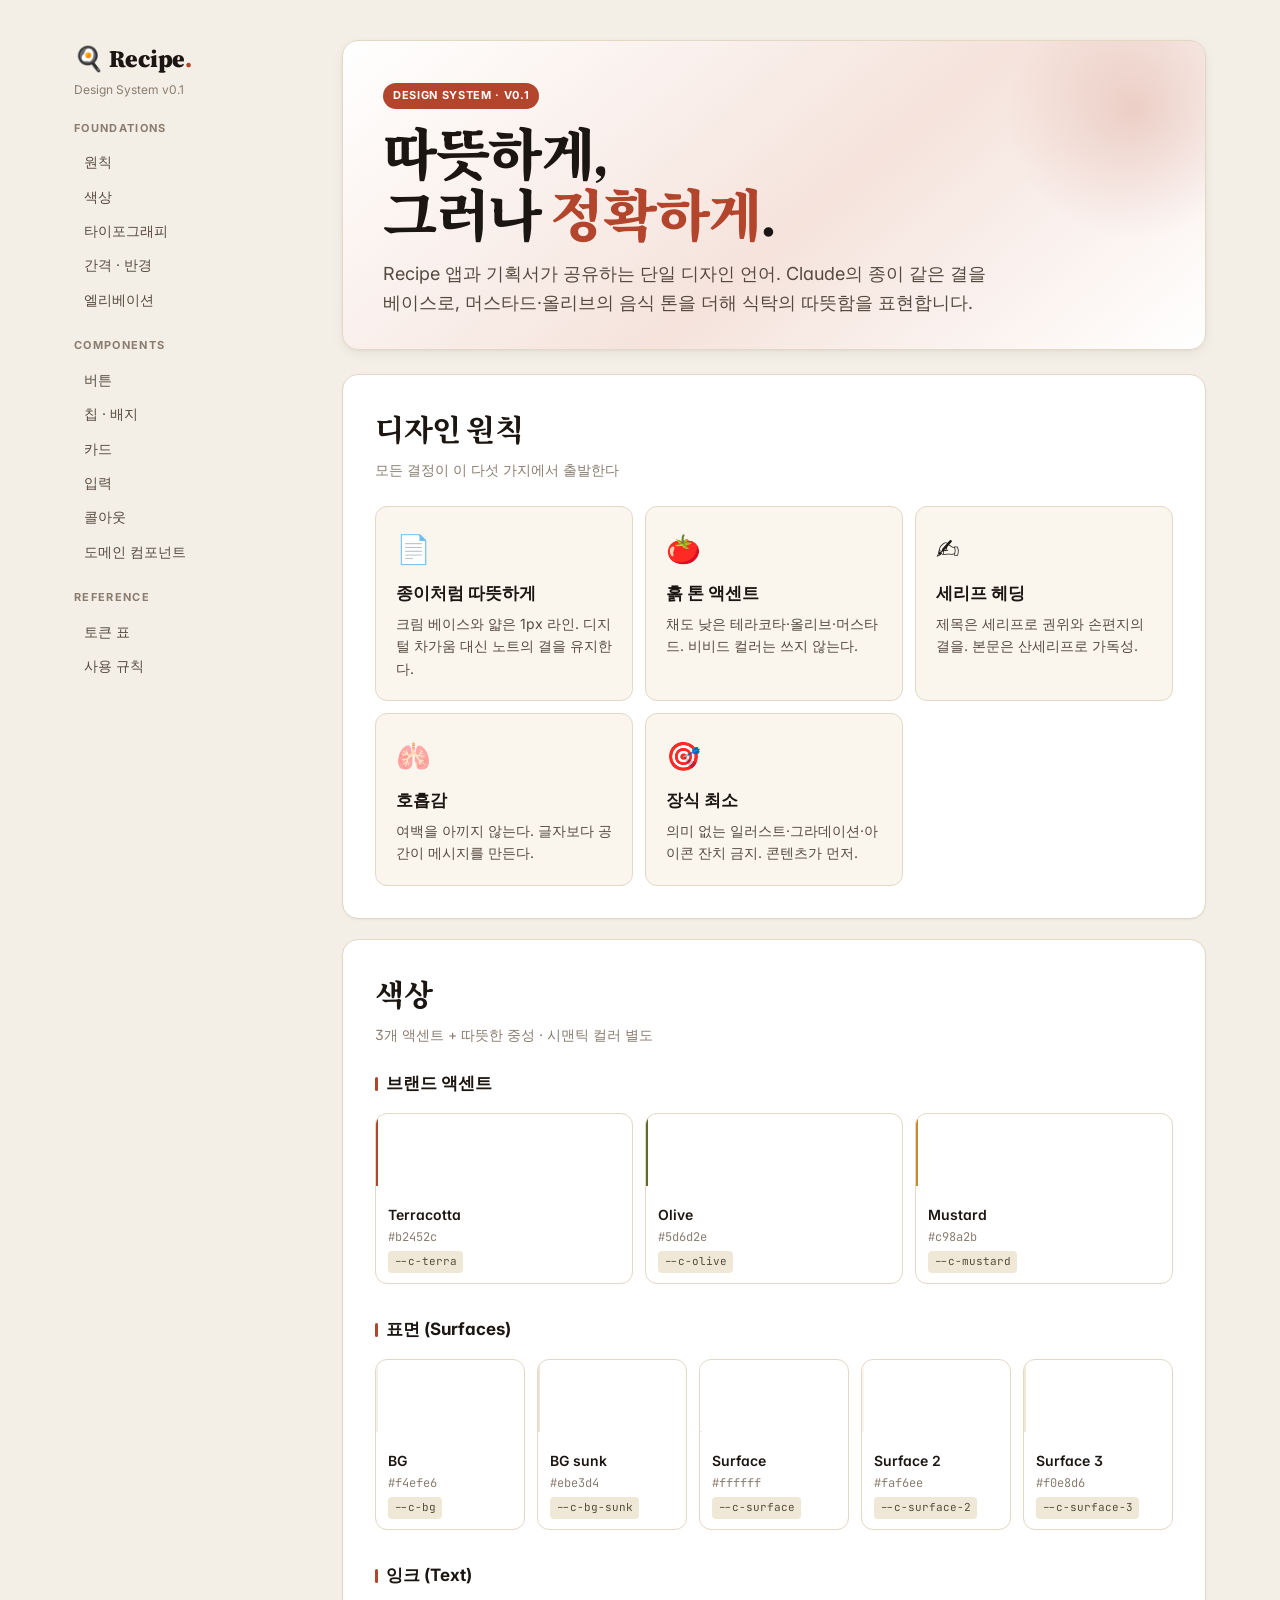
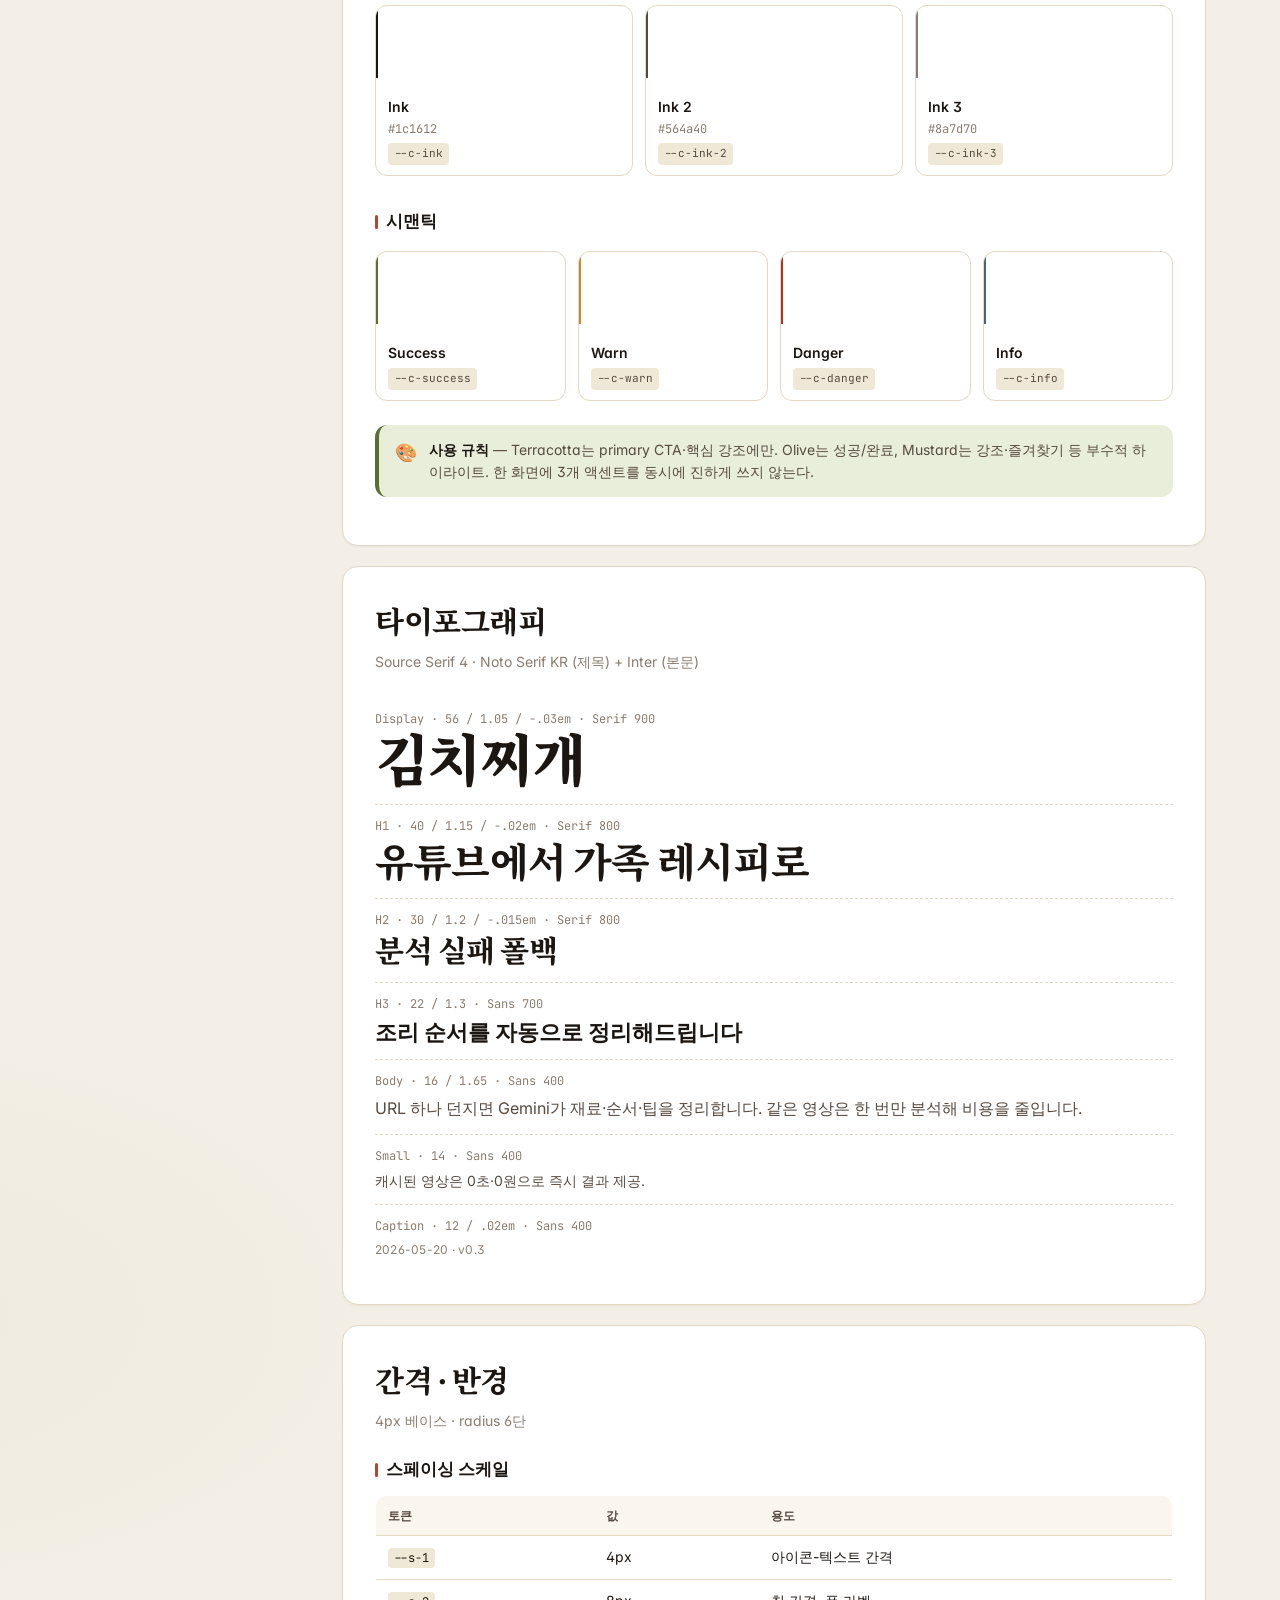
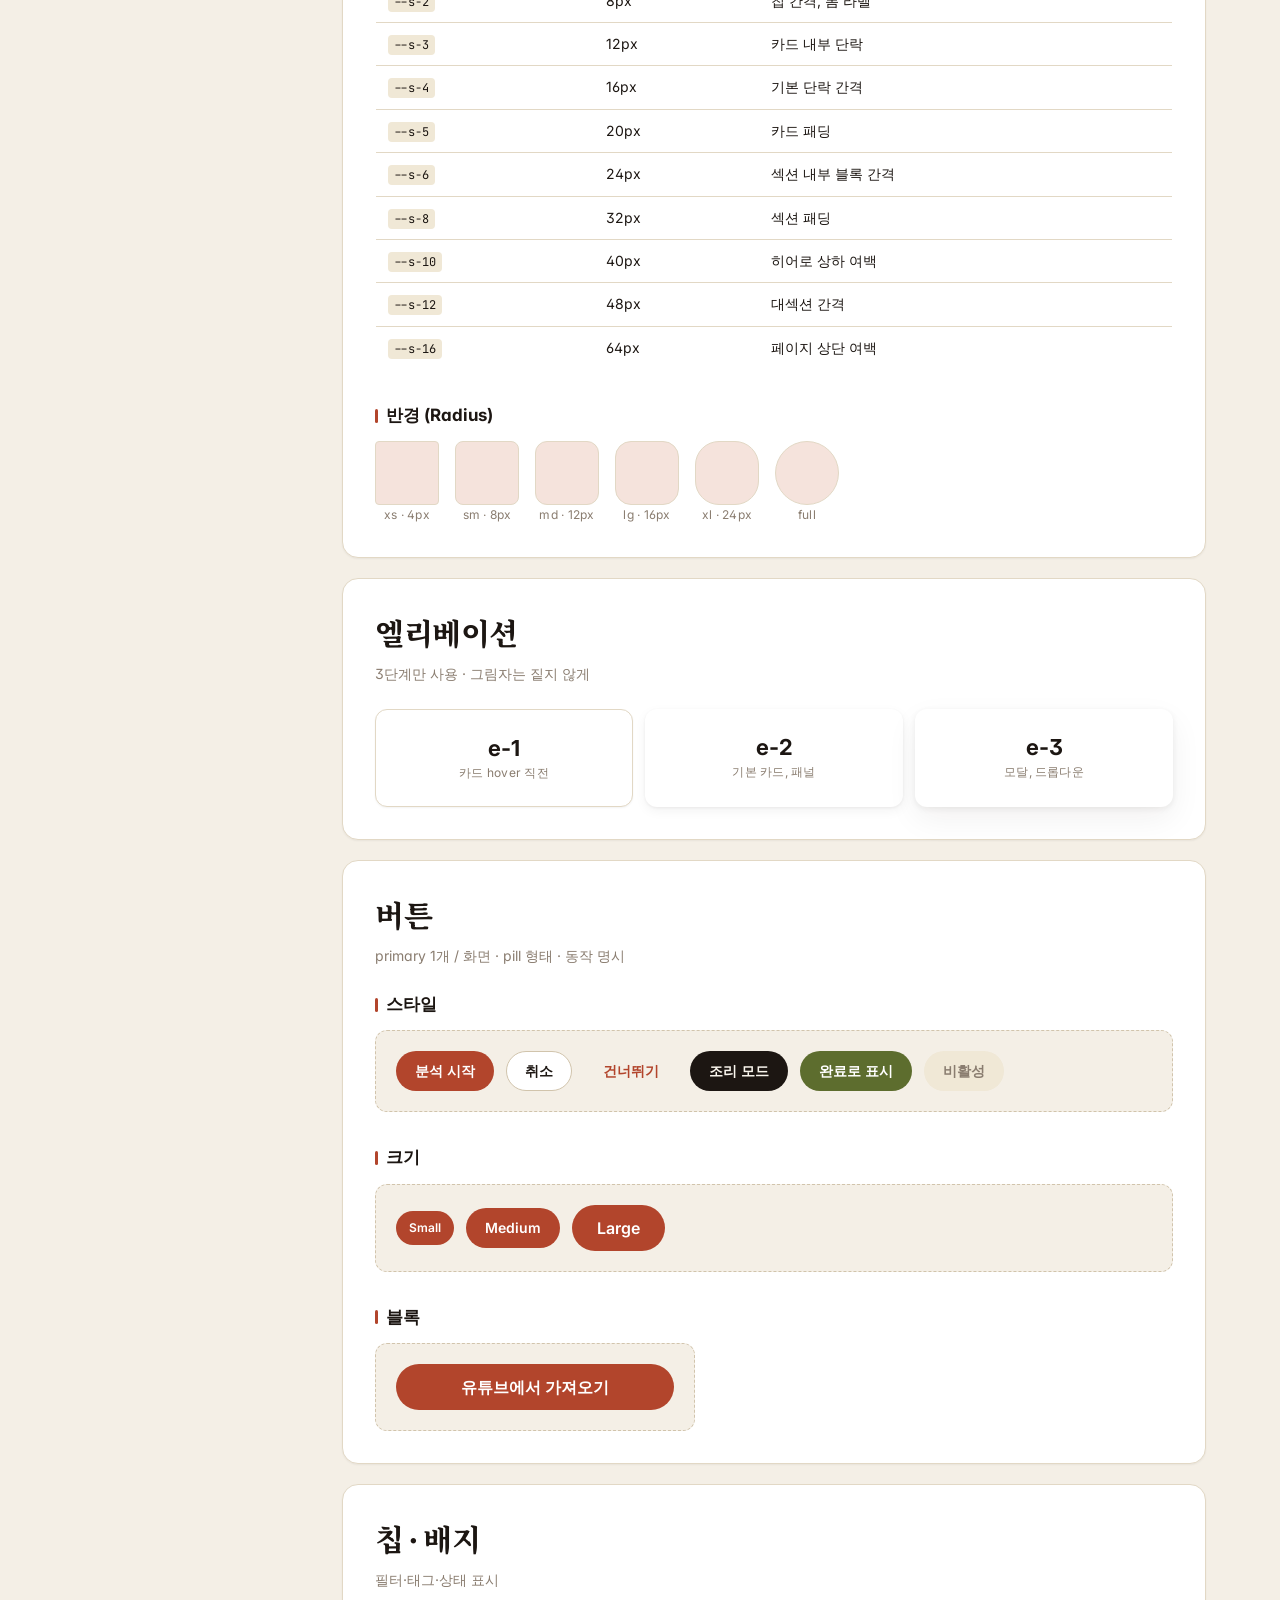
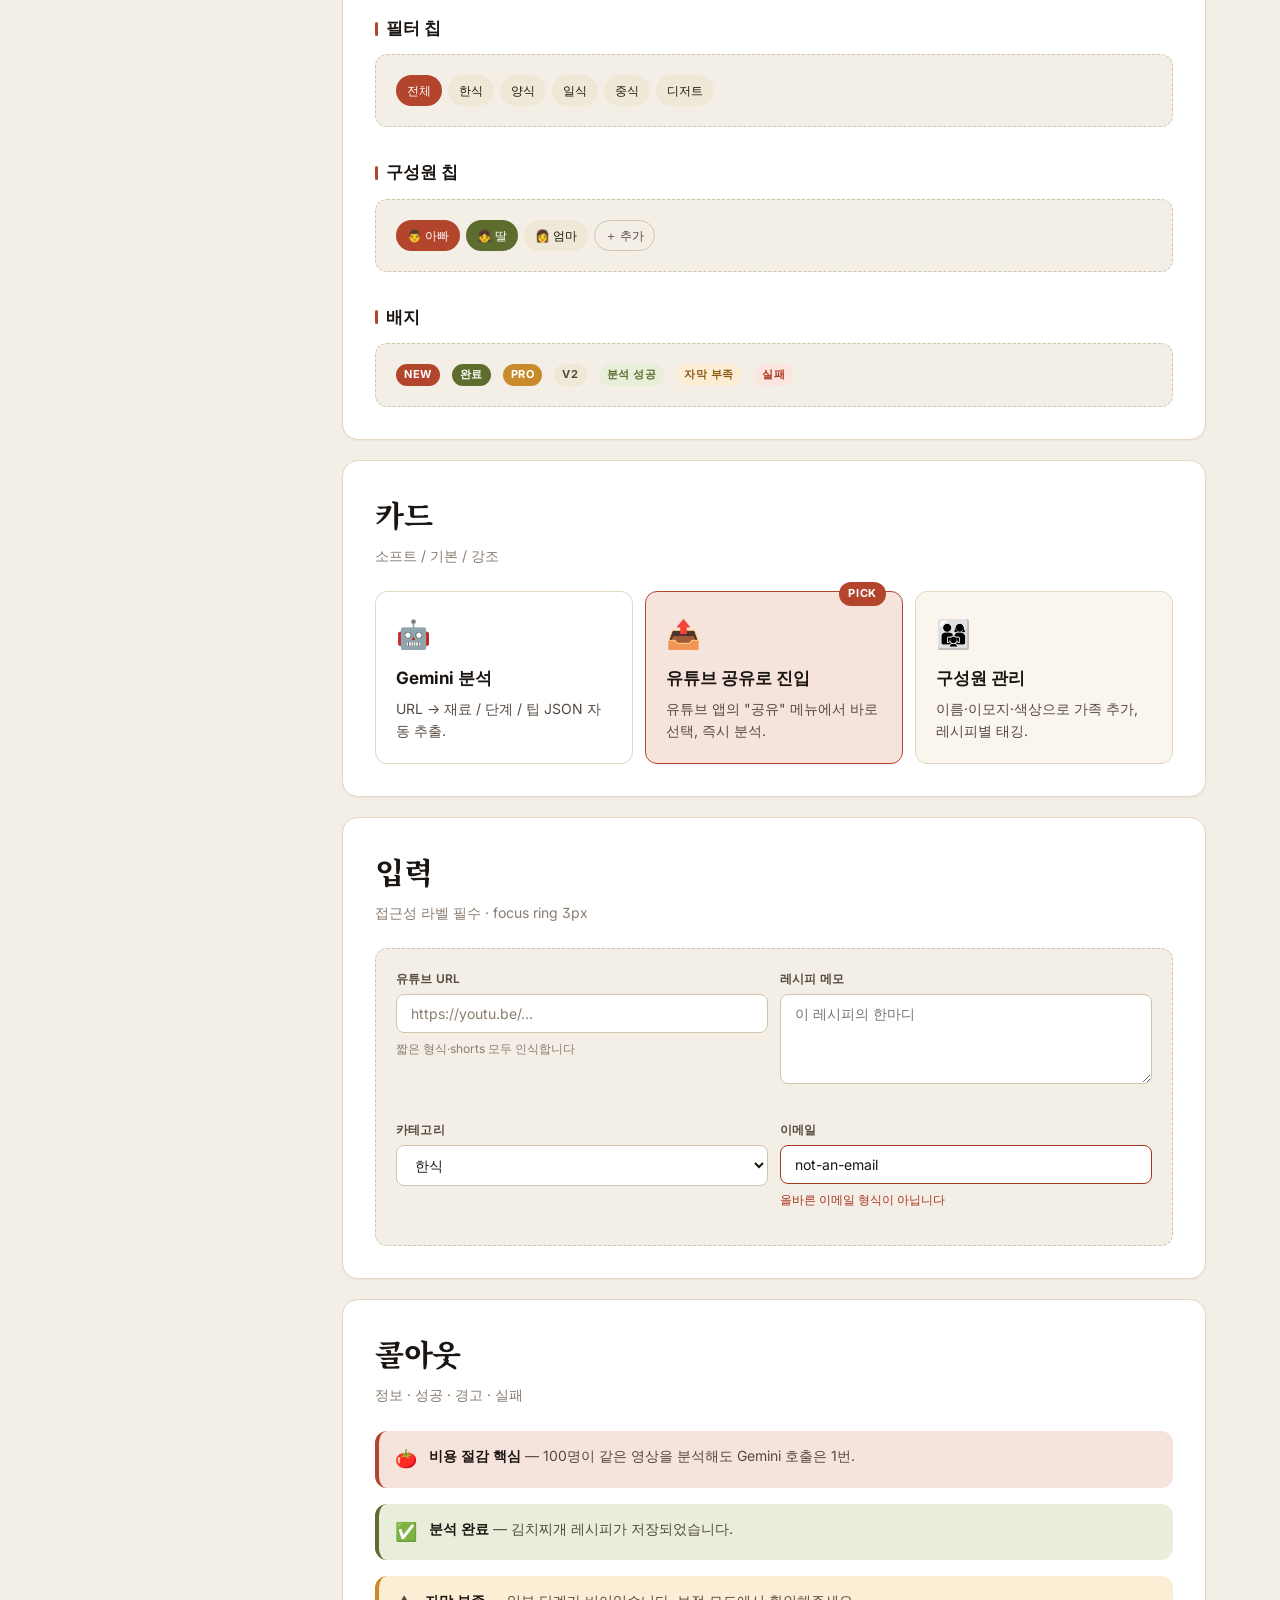
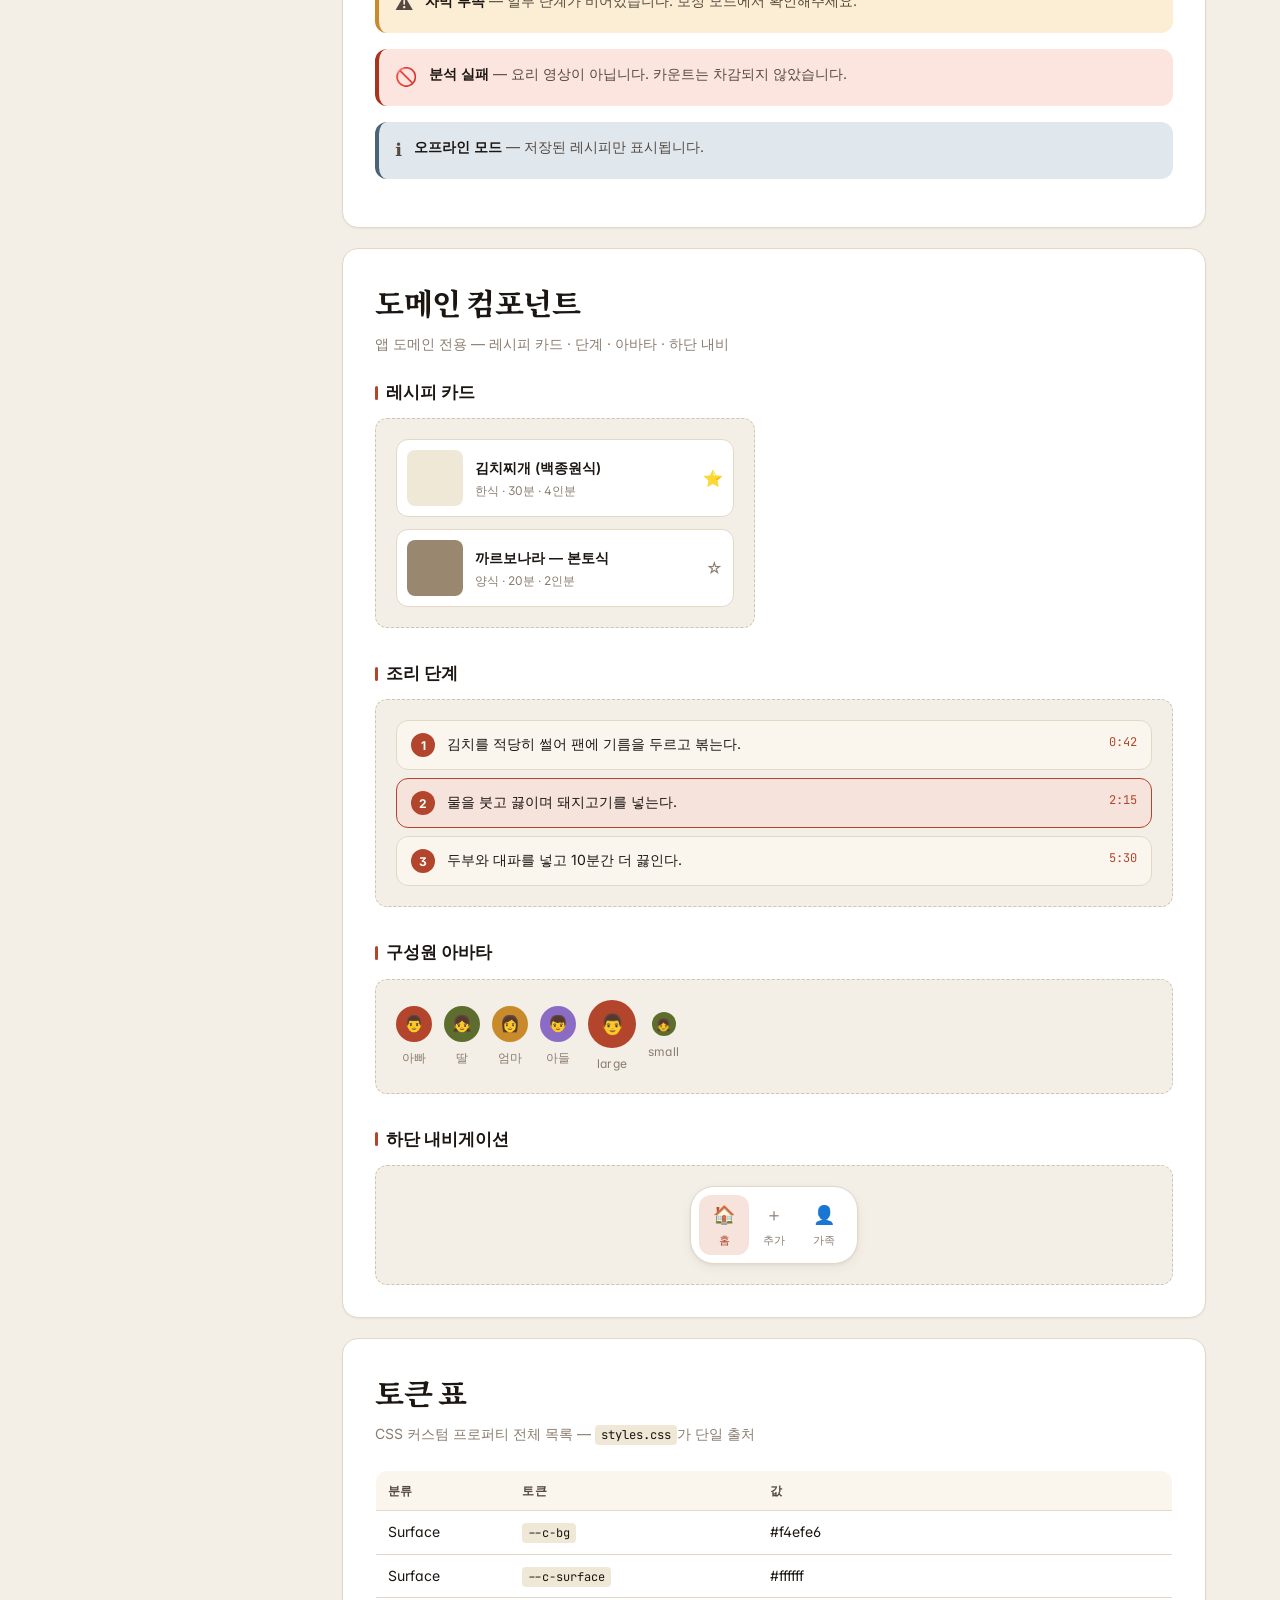
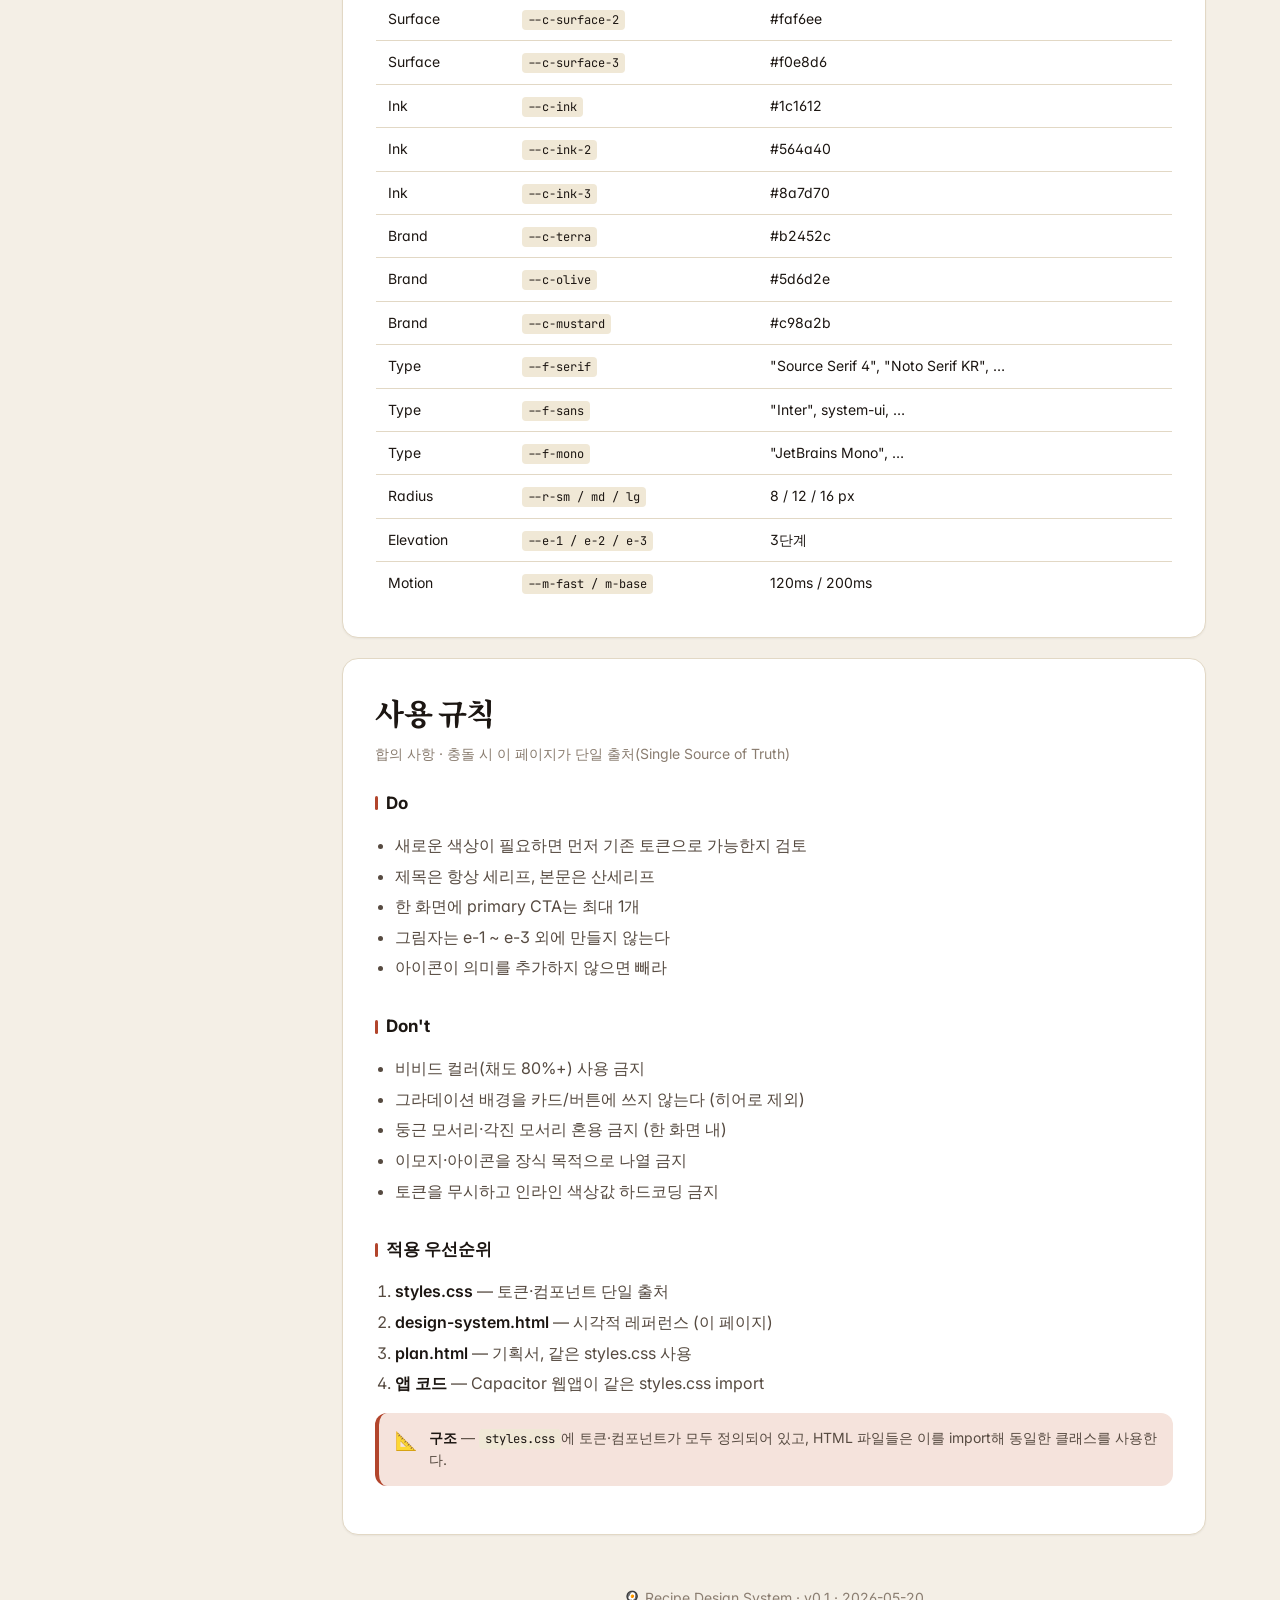
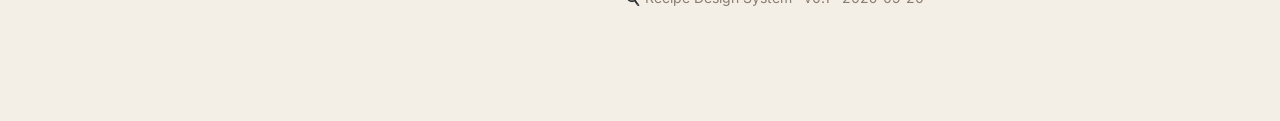
<file: design-system.html>
<!doctype html>
<html lang="ko">
<head>
<meta charset="utf-8">
<meta name="viewport" content="width=device-width, initial-scale=1">
<title>Recipe · Design System v0.1</title>
<link rel="preconnect" href="https://fonts.googleapis.com">
<link rel="preconnect" href="https://fonts.gstatic.com" crossorigin>
<link href="https://fonts.googleapis.com/css2?family=Inter:wght@400;500;600;700&family=Source+Serif+4:opsz,wght@8..60,500;8..60,700;8..60,900&family=Noto+Serif+KR:wght@500;700;900&family=JetBrains+Mono:wght@400;500&display=swap" rel="stylesheet">
<link rel="stylesheet" href="styles.css">
<style>
  /* showcase-only styles (page layout, swatches, specimen) */
  .page { max-width: 1180px; margin: 0 auto; padding: var(--s-10) var(--s-6) var(--s-20);
          display: grid; grid-template-columns: 220px 1fr; gap: var(--s-12); }
  @media (max-width: 920px) {
    .page { grid-template-columns: 1fr; gap: var(--s-5); padding: var(--s-5); }
    .ds-nav { position: static !important; }
  }
  .ds-nav { position: sticky; top: var(--s-6); align-self: start; }
  .ds-nav .brand { font-family: var(--f-serif); font-weight: 900; font-size: 1.5rem;
                   letter-spacing: -.01em; margin-bottom: 2px; }
  .ds-nav .brand em { font-style: normal; color: var(--c-terra); }
  .ds-nav .ver { font-size: var(--t-xs); color: var(--c-ink-3); margin-bottom: var(--s-5); }
  .ds-nav h6 { font-size: var(--t-2xs); letter-spacing: .12em; text-transform: uppercase;
               color: var(--c-ink-3); margin: var(--s-5) 0 var(--s-2); font-weight: 700; }
  .ds-nav ul { list-style: none; padding: 0; margin: 0; }
  .ds-nav a { display: block; padding: 6px 10px; border-radius: var(--r-sm);
              color: var(--c-ink-2); font-size: var(--t-sm);
              transition: background var(--m-fast), color var(--m-fast); }
  .ds-nav a:hover { background: var(--c-surface); color: var(--c-ink); text-decoration: none; }

  .hero { background: linear-gradient(140deg, #fff 0%, var(--c-terra-soft) 55%, #fff 100%);
          border: 1px solid var(--c-line); border-radius: var(--r-lg);
          padding: var(--s-10) var(--s-10) var(--s-8); margin-bottom: var(--s-6);
          box-shadow: var(--e-2); position: relative; overflow: hidden; }
  .hero::after { content: ""; position: absolute; top: -60px; right: -60px;
                 width: 260px; height: 260px;
                 background: radial-gradient(circle, rgba(178,69,44,.18), transparent 70%); }
  .hero .eyebrow { display: inline-block; background: var(--c-terra); color: #fff;
                   font-size: var(--t-2xs); font-weight: 700; padding: 4px 10px;
                   border-radius: var(--r-full); letter-spacing: .06em;
                   text-transform: uppercase; margin-bottom: var(--s-4); }
  .hero h1 { font-family: var(--f-serif); margin: 0 0 var(--s-3);
             font-size: clamp(2rem, 5vw, var(--t-display)); line-height: 1.1;
             letter-spacing: -.025em; font-weight: 900; }
  .hero h1 em { font-style: normal; color: var(--c-terra); }
  .hero p { margin: 0; color: var(--c-ink-2); font-size: 1.125rem; max-width: 56ch; }

  .swatches { display: grid; grid-template-columns: repeat(auto-fit, minmax(150px, 1fr));
              gap: var(--s-3); margin-top: var(--s-4); }
  .sw { border: 1px solid var(--c-line); border-radius: var(--r-md); overflow: hidden;
        background: var(--c-surface); }
  .sw .chip { height: 72px; border-radius: 0; padding: 0; cursor: default; }
  .sw .meta { padding: 10px 12px; }
  .sw .name { font-weight: 600; font-size: var(--t-sm); color: var(--c-ink); }
  .sw .hex { font-family: var(--f-mono); font-size: var(--t-xs); color: var(--c-ink-3); margin-top: 2px; }
  .sw .tok { font-family: var(--f-mono); font-size: var(--t-2xs); color: var(--c-ink-2);
             margin-top: 4px; background: var(--c-surface-3); padding: 2px 6px;
             border-radius: var(--r-xs); display: inline-block; }

  .type-stack > div { padding: var(--s-3) 0; border-bottom: 1px dashed var(--c-line); }
  .type-stack > div:last-child { border-bottom: none; }
  .type-stack .row-meta { font-family: var(--f-mono); font-size: var(--t-xs);
                          color: var(--c-ink-3); margin-bottom: 4px; }

  .demo-box { background: var(--c-bg); border: 1px dashed var(--c-line-2);
              border-radius: var(--r-md); padding: var(--s-5); }
  .ds-footer { text-align: center; padding: var(--s-8) 0; color: var(--c-ink-3); font-size: var(--t-sm); }
</style>
</head>
<body>
<div class="page">

  <aside class="ds-nav">
    <div class="brand">🍳 Recipe<em>.</em></div>
    <div class="ver">Design System v0.1</div>

    <h6>Foundations</h6>
    <ul>
      <li><a href="#principles">원칙</a></li>
      <li><a href="#color">색상</a></li>
      <li><a href="#type">타이포그래피</a></li>
      <li><a href="#space">간격 · 반경</a></li>
      <li><a href="#elev">엘리베이션</a></li>
    </ul>
    <h6>Components</h6>
    <ul>
      <li><a href="#buttons">버튼</a></li>
      <li><a href="#chips">칩 · 배지</a></li>
      <li><a href="#cards">카드</a></li>
      <li><a href="#inputs">입력</a></li>
      <li><a href="#callouts">콜아웃</a></li>
      <li><a href="#domain">도메인 컴포넌트</a></li>
    </ul>
    <h6>Reference</h6>
    <ul>
      <li><a href="#tokens">토큰 표</a></li>
      <li><a href="#usage">사용 규칙</a></li>
    </ul>
  </aside>

  <main>

    <header class="hero">
      <span class="eyebrow">Design System · v0.1</span>
      <h1>따뜻하게,<br>그러나 <em>정확하게</em>.</h1>
      <p>Recipe 앱과 기획서가 공유하는 단일 디자인 언어. Claude의 종이 같은 결을 베이스로, 머스타드·올리브의 음식 톤을 더해 식탁의 따뜻함을 표현합니다.</p>
    </header>

    <section class="ds-section" id="principles">
      <h2>디자인 원칙</h2>
      <p class="subtitle">모든 결정이 이 다섯 가지에서 출발한다</p>
      <div class="grid grid--3">
        <div class="card card--soft"><span class="emoji">📄</span><h4>종이처럼 따뜻하게</h4><p>크림 베이스와 얇은 1px 라인. 디지털 차가움 대신 노트의 결을 유지한다.</p></div>
        <div class="card card--soft"><span class="emoji">🍅</span><h4>흙 톤 액센트</h4><p>채도 낮은 테라코타·올리브·머스타드. 비비드 컬러는 쓰지 않는다.</p></div>
        <div class="card card--soft"><span class="emoji">✍️</span><h4>세리프 헤딩</h4><p>제목은 세리프로 권위와 손편지의 결을. 본문은 산세리프로 가독성.</p></div>
        <div class="card card--soft"><span class="emoji">🫁</span><h4>호흡감</h4><p>여백을 아끼지 않는다. 글자보다 공간이 메시지를 만든다.</p></div>
        <div class="card card--soft"><span class="emoji">🎯</span><h4>장식 최소</h4><p>의미 없는 일러스트·그라데이션·아이콘 잔치 금지. 콘텐츠가 먼저.</p></div>
      </div>
    </section>

    <section class="ds-section" id="color">
      <h2>색상</h2>
      <p class="subtitle">3개 액센트 + 따뜻한 중성 · 시맨틱 컬러 별도</p>

      <h3>브랜드 액센트</h3>
      <div class="swatches">
        <div class="sw"><div class="chip" style="background:#b2452c"></div><div class="meta"><div class="name">Terracotta</div><div class="hex">#b2452c</div><span class="tok">--c-terra</span></div></div>
        <div class="sw"><div class="chip" style="background:#5d6d2e"></div><div class="meta"><div class="name">Olive</div><div class="hex">#5d6d2e</div><span class="tok">--c-olive</span></div></div>
        <div class="sw"><div class="chip" style="background:#c98a2b"></div><div class="meta"><div class="name">Mustard</div><div class="hex">#c98a2b</div><span class="tok">--c-mustard</span></div></div>
      </div>

      <h3>표면 (Surfaces)</h3>
      <div class="swatches">
        <div class="sw"><div class="chip" style="background:#f4efe6"></div><div class="meta"><div class="name">BG</div><div class="hex">#f4efe6</div><span class="tok">--c-bg</span></div></div>
        <div class="sw"><div class="chip" style="background:#ebe3d4"></div><div class="meta"><div class="name">BG sunk</div><div class="hex">#ebe3d4</div><span class="tok">--c-bg-sunk</span></div></div>
        <div class="sw"><div class="chip" style="background:#ffffff; border-bottom:1px solid var(--c-line)"></div><div class="meta"><div class="name">Surface</div><div class="hex">#ffffff</div><span class="tok">--c-surface</span></div></div>
        <div class="sw"><div class="chip" style="background:#faf6ee"></div><div class="meta"><div class="name">Surface 2</div><div class="hex">#faf6ee</div><span class="tok">--c-surface-2</span></div></div>
        <div class="sw"><div class="chip" style="background:#f0e8d6"></div><div class="meta"><div class="name">Surface 3</div><div class="hex">#f0e8d6</div><span class="tok">--c-surface-3</span></div></div>
      </div>

      <h3>잉크 (Text)</h3>
      <div class="swatches">
        <div class="sw"><div class="chip" style="background:#1c1612"></div><div class="meta"><div class="name">Ink</div><div class="hex">#1c1612</div><span class="tok">--c-ink</span></div></div>
        <div class="sw"><div class="chip" style="background:#564a40"></div><div class="meta"><div class="name">Ink 2</div><div class="hex">#564a40</div><span class="tok">--c-ink-2</span></div></div>
        <div class="sw"><div class="chip" style="background:#8a7d70"></div><div class="meta"><div class="name">Ink 3</div><div class="hex">#8a7d70</div><span class="tok">--c-ink-3</span></div></div>
      </div>

      <h3>시맨틱</h3>
      <div class="swatches">
        <div class="sw"><div class="chip" style="background:#5d6d2e"></div><div class="meta"><div class="name">Success</div><span class="tok">--c-success</span></div></div>
        <div class="sw"><div class="chip" style="background:#c98a2b"></div><div class="meta"><div class="name">Warn</div><span class="tok">--c-warn</span></div></div>
        <div class="sw"><div class="chip" style="background:#a8341e"></div><div class="meta"><div class="name">Danger</div><span class="tok">--c-danger</span></div></div>
        <div class="sw"><div class="chip" style="background:#4a6477"></div><div class="meta"><div class="name">Info</div><span class="tok">--c-info</span></div></div>
      </div>

      <div class="callout callout--olive" style="margin-top:24px;">
        <span class="icon">🎨</span>
        <div><strong>사용 규칙</strong> — Terracotta는 primary CTA·핵심 강조에만. Olive는 성공/완료, Mustard는 강조·즐겨찾기 등 부수적 하이라이트. 한 화면에 3개 액센트를 동시에 진하게 쓰지 않는다.</div>
      </div>
    </section>

    <section class="ds-section" id="type">
      <h2>타이포그래피</h2>
      <p class="subtitle">Source Serif 4 · Noto Serif KR (제목) + Inter (본문)</p>
      <div class="type-stack">
        <div><div class="row-meta">Display · 56 / 1.05 / -.03em · Serif 900</div><div class="t-display">김치찌개</div></div>
        <div><div class="row-meta">H1 · 40 / 1.15 / -.02em · Serif 800</div><div class="t-h1">유튜브에서 가족 레시피로</div></div>
        <div><div class="row-meta">H2 · 30 / 1.2 / -.015em · Serif 800</div><div class="t-h2">분석 실패 폴백</div></div>
        <div><div class="row-meta">H3 · 22 / 1.3 · Sans 700</div><div class="t-h3">조리 순서를 자동으로 정리해드립니다</div></div>
        <div><div class="row-meta">Body · 16 / 1.65 · Sans 400</div><div class="t-body">URL 하나 던지면 Gemini가 재료·순서·팁을 정리합니다. 같은 영상은 한 번만 분석해 비용을 줄입니다.</div></div>
        <div><div class="row-meta">Small · 14 · Sans 400</div><div class="t-sm">캐시된 영상은 0초·0원으로 즉시 결과 제공.</div></div>
        <div><div class="row-meta">Caption · 12 / .02em · Sans 400</div><div class="t-caption">2026-05-20 · v0.3</div></div>
      </div>
    </section>

    <section class="ds-section" id="space">
      <h2>간격 · 반경</h2>
      <p class="subtitle">4px 베이스 · radius 6단</p>

      <h3>스페이싱 스케일</h3>
      <table class="token-table">
        <thead><tr><th>토큰</th><th>값</th><th>용도</th></tr></thead>
        <tbody>
          <tr><td><code>--s-1</code></td><td>4px</td><td>아이콘-텍스트 간격</td></tr>
          <tr><td><code>--s-2</code></td><td>8px</td><td>칩 간격, 폼 라벨</td></tr>
          <tr><td><code>--s-3</code></td><td>12px</td><td>카드 내부 단락</td></tr>
          <tr><td><code>--s-4</code></td><td>16px</td><td>기본 단락 간격</td></tr>
          <tr><td><code>--s-5</code></td><td>20px</td><td>카드 패딩</td></tr>
          <tr><td><code>--s-6</code></td><td>24px</td><td>섹션 내부 블록 간격</td></tr>
          <tr><td><code>--s-8</code></td><td>32px</td><td>섹션 패딩</td></tr>
          <tr><td><code>--s-10</code></td><td>40px</td><td>히어로 상하 여백</td></tr>
          <tr><td><code>--s-12</code></td><td>48px</td><td>대섹션 간격</td></tr>
          <tr><td><code>--s-16</code></td><td>64px</td><td>페이지 상단 여백</td></tr>
        </tbody>
      </table>

      <h3>반경 (Radius)</h3>
      <div class="row" style="gap:16px;">
        <div style="text-align:center;"><div style="width:64px; height:64px; background:var(--c-terra-soft); border:1px solid var(--c-line); border-radius:4px;"></div><div class="t-caption">xs · 4px</div></div>
        <div style="text-align:center;"><div style="width:64px; height:64px; background:var(--c-terra-soft); border:1px solid var(--c-line); border-radius:8px;"></div><div class="t-caption">sm · 8px</div></div>
        <div style="text-align:center;"><div style="width:64px; height:64px; background:var(--c-terra-soft); border:1px solid var(--c-line); border-radius:12px;"></div><div class="t-caption">md · 12px</div></div>
        <div style="text-align:center;"><div style="width:64px; height:64px; background:var(--c-terra-soft); border:1px solid var(--c-line); border-radius:16px;"></div><div class="t-caption">lg · 16px</div></div>
        <div style="text-align:center;"><div style="width:64px; height:64px; background:var(--c-terra-soft); border:1px solid var(--c-line); border-radius:24px;"></div><div class="t-caption">xl · 24px</div></div>
        <div style="text-align:center;"><div style="width:64px; height:64px; background:var(--c-terra-soft); border:1px solid var(--c-line); border-radius:999px;"></div><div class="t-caption">full</div></div>
      </div>
    </section>

    <section class="ds-section" id="elev">
      <h2>엘리베이션</h2>
      <p class="subtitle">3단계만 사용 · 그림자는 짙지 않게</p>
      <div class="grid grid--3">
        <div style="background:#fff; padding:24px; border-radius:12px; border:1px solid var(--c-line); box-shadow:var(--e-1); text-align:center;"><div class="t-h3">e-1</div><div class="t-caption">카드 hover 직전</div></div>
        <div style="background:#fff; padding:24px; border-radius:12px; box-shadow:var(--e-2); text-align:center;"><div class="t-h3">e-2</div><div class="t-caption">기본 카드, 패널</div></div>
        <div style="background:#fff; padding:24px; border-radius:12px; box-shadow:var(--e-3); text-align:center;"><div class="t-h3">e-3</div><div class="t-caption">모달, 드롭다운</div></div>
      </div>
    </section>

    <section class="ds-section" id="buttons">
      <h2>버튼</h2>
      <p class="subtitle">primary 1개 / 화면 · pill 형태 · 동작 명시</p>
      <h3>스타일</h3>
      <div class="row demo-box">
        <button class="btn btn--primary">분석 시작</button>
        <button class="btn btn--secondary">취소</button>
        <button class="btn btn--ghost">건너뛰기</button>
        <button class="btn btn--dark">조리 모드</button>
        <button class="btn btn--olive">완료로 표시</button>
        <button class="btn btn--primary" disabled>비활성</button>
      </div>
      <h3>크기</h3>
      <div class="row demo-box">
        <button class="btn btn--primary btn--sm">Small</button>
        <button class="btn btn--primary">Medium</button>
        <button class="btn btn--primary btn--lg">Large</button>
      </div>
      <h3>블록</h3>
      <div class="demo-box" style="max-width:320px;">
        <button class="btn btn--primary btn--lg btn--block">유튜브에서 가져오기</button>
      </div>
    </section>

    <section class="ds-section" id="chips">
      <h2>칩 · 배지</h2>
      <p class="subtitle">필터·태그·상태 표시</p>
      <h3>필터 칩</h3>
      <div class="chip-row demo-box">
        <span class="chip chip--on">전체</span><span class="chip">한식</span><span class="chip">양식</span><span class="chip">일식</span><span class="chip">중식</span><span class="chip">디저트</span>
      </div>
      <h3>구성원 칩</h3>
      <div class="chip-row demo-box">
        <span class="chip chip--on">👨 아빠</span><span class="chip chip--olive-on">👧 딸</span><span class="chip">👩 엄마</span><span class="chip chip--outline">＋ 추가</span>
      </div>
      <h3>배지</h3>
      <div class="row demo-box">
        <span class="badge badge--terra">NEW</span><span class="badge badge--olive">완료</span><span class="badge badge--mustard">Pro</span><span class="badge badge--neutral">v2</span><span class="badge badge--success">분석 성공</span><span class="badge badge--warn">자막 부족</span><span class="badge badge--danger">실패</span>
      </div>
    </section>

    <section class="ds-section" id="cards">
      <h2>카드</h2>
      <p class="subtitle">소프트 / 기본 / 강조</p>
      <div class="grid grid--3">
        <div class="card"><span class="emoji">🤖</span><h4>Gemini 분석</h4><p>URL → 재료 / 단계 / 팁 JSON 자동 추출.</p></div>
        <div class="card card--featured"><span class="emoji">📤</span><h4>유튜브 공유로 진입</h4><p>유튜브 앱의 "공유" 메뉴에서 바로 선택, 즉시 분석.</p></div>
        <div class="card card--soft"><span class="emoji">👨‍👩‍👧</span><h4>구성원 관리</h4><p>이름·이모지·색상으로 가족 추가, 레시피별 태깅.</p></div>
      </div>
    </section>

    <section class="ds-section" id="inputs">
      <h2>입력</h2>
      <p class="subtitle">접근성 라벨 필수 · focus ring 3px</p>
      <div class="demo-box grid grid--2">
        <div class="field"><label class="field-label">유튜브 URL</label><input class="input" placeholder="https://youtu.be/..." /><div class="field-help">짧은 형식·shorts 모두 인식합니다</div></div>
        <div class="field"><label class="field-label">레시피 메모</label><textarea class="textarea" placeholder="이 레시피의 한마디"></textarea></div>
        <div class="field"><label class="field-label">카테고리</label><select class="select"><option>한식</option><option>양식</option><option>일식</option></select></div>
        <div class="field"><label class="field-label">이메일</label><input class="input input--error" value="not-an-email" /><div class="field-error">올바른 이메일 형식이 아닙니다</div></div>
      </div>
    </section>

    <section class="ds-section" id="callouts">
      <h2>콜아웃</h2>
      <p class="subtitle">정보 · 성공 · 경고 · 실패</p>
      <div class="stack">
        <div class="callout"><span class="icon">🍅</span><div><strong>비용 절감 핵심</strong> — 100명이 같은 영상을 분석해도 Gemini 호출은 1번.</div></div>
        <div class="callout callout--olive"><span class="icon">✅</span><div><strong>분석 완료</strong> — 김치찌개 레시피가 저장되었습니다.</div></div>
        <div class="callout callout--mustard"><span class="icon">⚠️</span><div><strong>자막 부족</strong> — 일부 단계가 비어있습니다. 보정 모드에서 확인해주세요.</div></div>
        <div class="callout callout--danger"><span class="icon">🚫</span><div><strong>분석 실패</strong> — 요리 영상이 아닙니다. 카운트는 차감되지 않았습니다.</div></div>
        <div class="callout callout--info"><span class="icon">ℹ️</span><div><strong>오프라인 모드</strong> — 저장된 레시피만 표시됩니다.</div></div>
      </div>
    </section>

    <section class="ds-section" id="domain">
      <h2>도메인 컴포넌트</h2>
      <p class="subtitle">앱 도메인 전용 — 레시피 카드 · 단계 · 아바타 · 하단 내비</p>

      <h3>레시피 카드</h3>
      <div class="demo-box stack" style="max-width:380px;">
        <div class="recipe-card"><div class="thumb"></div><div class="meta"><div class="title">김치찌개 (백종원식)</div><div class="sub">한식 · 30분 · 4인분</div></div><div class="fav">⭐</div></div>
        <div class="recipe-card"><div class="thumb" style="background:#9a8770;"></div><div class="meta"><div class="title">까르보나라 — 본토식</div><div class="sub">양식 · 20분 · 2인분</div></div><div class="fav" style="color:var(--c-ink-3)">☆</div></div>
      </div>

      <h3>조리 단계</h3>
      <div class="demo-box">
        <div class="steps">
          <div class="step-item"><span class="num">1</span><span class="text">김치를 적당히 썰어 팬에 기름을 두르고 볶는다.</span><span class="ts">0:42</span></div>
          <div class="step-item is-active"><span class="num">2</span><span class="text">물을 붓고 끓이며 돼지고기를 넣는다.</span><span class="ts">2:15</span></div>
          <div class="step-item"><span class="num">3</span><span class="text">두부와 대파를 넣고 10분간 더 끓인다.</span><span class="ts">5:30</span></div>
        </div>
      </div>

      <h3>구성원 아바타</h3>
      <div class="row demo-box">
        <div style="text-align:center;"><span class="avatar is-terra">👨</span><div class="t-caption" style="margin-top:6px;">아빠</div></div>
        <div style="text-align:center;"><span class="avatar is-olive">👧</span><div class="t-caption" style="margin-top:6px;">딸</div></div>
        <div style="text-align:center;"><span class="avatar is-mustard">👩</span><div class="t-caption" style="margin-top:6px;">엄마</div></div>
        <div style="text-align:center;"><span class="avatar is-plum">👦</span><div class="t-caption" style="margin-top:6px;">아들</div></div>
        <div style="text-align:center;"><span class="avatar avatar--lg is-terra">👨</span><div class="t-caption" style="margin-top:6px;">large</div></div>
        <div style="text-align:center;"><span class="avatar avatar--sm is-olive">👧</span><div class="t-caption" style="margin-top:6px;">small</div></div>
      </div>

      <h3>하단 내비게이션</h3>
      <div class="demo-box" style="display:flex; justify-content:center;">
        <nav class="bottom-nav">
          <a href="#" class="is-active"><span class="ic">🏠</span><span>홈</span></a>
          <a href="#"><span class="ic">＋</span><span>추가</span></a>
          <a href="#"><span class="ic">👤</span><span>가족</span></a>
        </nav>
      </div>
    </section>

    <section class="ds-section" id="tokens">
      <h2>토큰 표</h2>
      <p class="subtitle">CSS 커스텀 프로퍼티 전체 목록 — <code>styles.css</code>가 단일 출처</p>
      <table class="token-table">
        <thead><tr><th>분류</th><th>토큰</th><th>값</th></tr></thead>
        <tbody>
          <tr><td>Surface</td><td><code>--c-bg</code></td><td>#f4efe6</td></tr>
          <tr><td>Surface</td><td><code>--c-surface</code></td><td>#ffffff</td></tr>
          <tr><td>Surface</td><td><code>--c-surface-2</code></td><td>#faf6ee</td></tr>
          <tr><td>Surface</td><td><code>--c-surface-3</code></td><td>#f0e8d6</td></tr>
          <tr><td>Ink</td><td><code>--c-ink</code></td><td>#1c1612</td></tr>
          <tr><td>Ink</td><td><code>--c-ink-2</code></td><td>#564a40</td></tr>
          <tr><td>Ink</td><td><code>--c-ink-3</code></td><td>#8a7d70</td></tr>
          <tr><td>Brand</td><td><code>--c-terra</code></td><td>#b2452c</td></tr>
          <tr><td>Brand</td><td><code>--c-olive</code></td><td>#5d6d2e</td></tr>
          <tr><td>Brand</td><td><code>--c-mustard</code></td><td>#c98a2b</td></tr>
          <tr><td>Type</td><td><code>--f-serif</code></td><td>"Source Serif 4", "Noto Serif KR", …</td></tr>
          <tr><td>Type</td><td><code>--f-sans</code></td><td>"Inter", system-ui, …</td></tr>
          <tr><td>Type</td><td><code>--f-mono</code></td><td>"JetBrains Mono", …</td></tr>
          <tr><td>Radius</td><td><code>--r-sm / md / lg</code></td><td>8 / 12 / 16 px</td></tr>
          <tr><td>Elevation</td><td><code>--e-1 / e-2 / e-3</code></td><td>3단계</td></tr>
          <tr><td>Motion</td><td><code>--m-fast / m-base</code></td><td>120ms / 200ms</td></tr>
        </tbody>
      </table>
    </section>

    <section class="ds-section" id="usage">
      <h2>사용 규칙</h2>
      <p class="subtitle">합의 사항 · 충돌 시 이 페이지가 단일 출처(Single Source of Truth)</p>
      <h3>Do</h3>
      <ul>
        <li>새로운 색상이 필요하면 먼저 기존 토큰으로 가능한지 검토</li>
        <li>제목은 항상 세리프, 본문은 산세리프</li>
        <li>한 화면에 primary CTA는 최대 1개</li>
        <li>그림자는 e-1 ~ e-3 외에 만들지 않는다</li>
        <li>아이콘이 의미를 추가하지 않으면 빼라</li>
      </ul>
      <h3>Don't</h3>
      <ul>
        <li>비비드 컬러(채도 80%+) 사용 금지</li>
        <li>그라데이션 배경을 카드/버튼에 쓰지 않는다 (히어로 제외)</li>
        <li>둥근 모서리·각진 모서리 혼용 금지 (한 화면 내)</li>
        <li>이모지·아이콘을 장식 목적으로 나열 금지</li>
        <li>토큰을 무시하고 인라인 색상값 하드코딩 금지</li>
      </ul>
      <h3>적용 우선순위</h3>
      <ol>
        <li><strong>styles.css</strong> — 토큰·컴포넌트 단일 출처</li>
        <li><strong>design-system.html</strong> — 시각적 레퍼런스 (이 페이지)</li>
        <li><strong>plan.html</strong> — 기획서, 같은 styles.css 사용</li>
        <li><strong>앱 코드</strong> — Capacitor 웹앱이 같은 styles.css import</li>
      </ol>
      <div class="callout">
        <span class="icon">📐</span>
        <div><strong>구조</strong> — <code>styles.css</code>에 토큰·컴포넌트가 모두 정의되어 있고, HTML 파일들은 이를 import해 동일한 클래스를 사용한다.</div>
      </div>
    </section>

    <footer class="ds-footer">
      🍳 Recipe Design System · v0.1 · 2026-05-20
    </footer>

  </main>
</div>
</body>
</html>
</file>
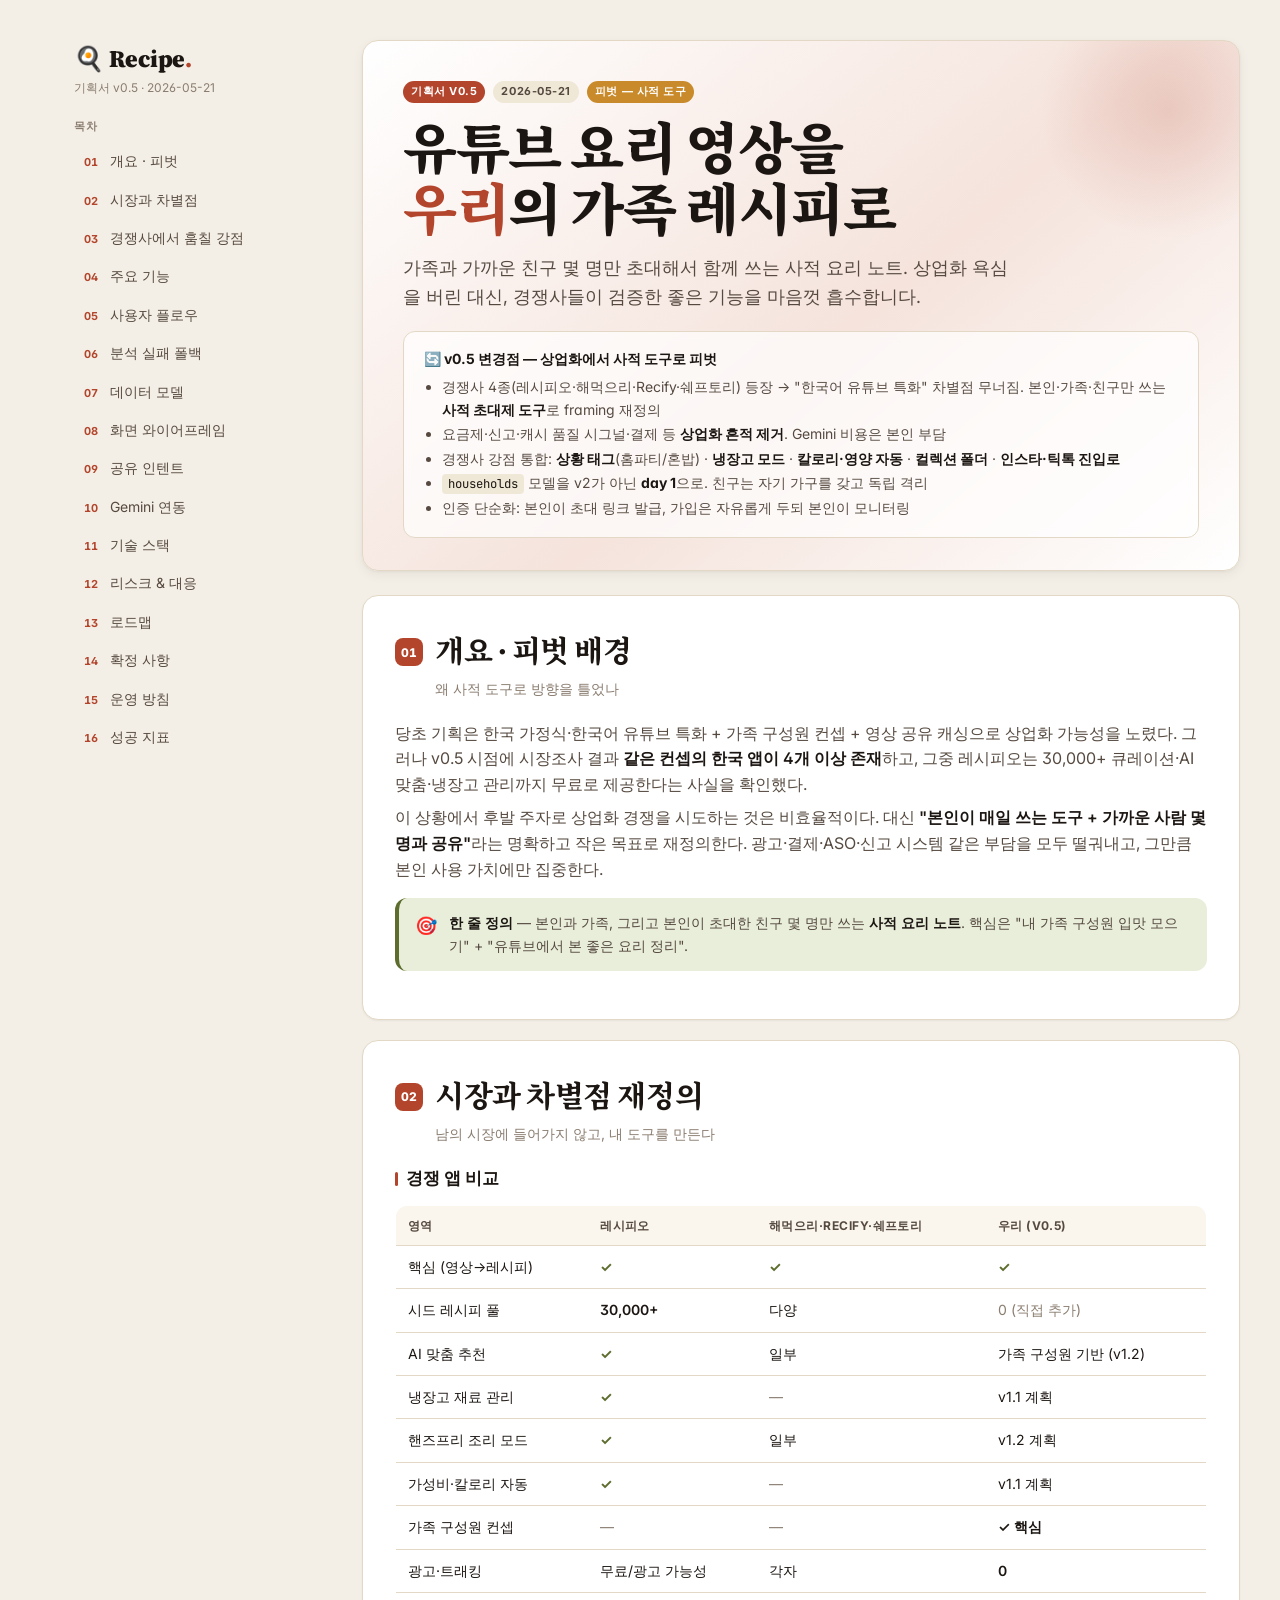
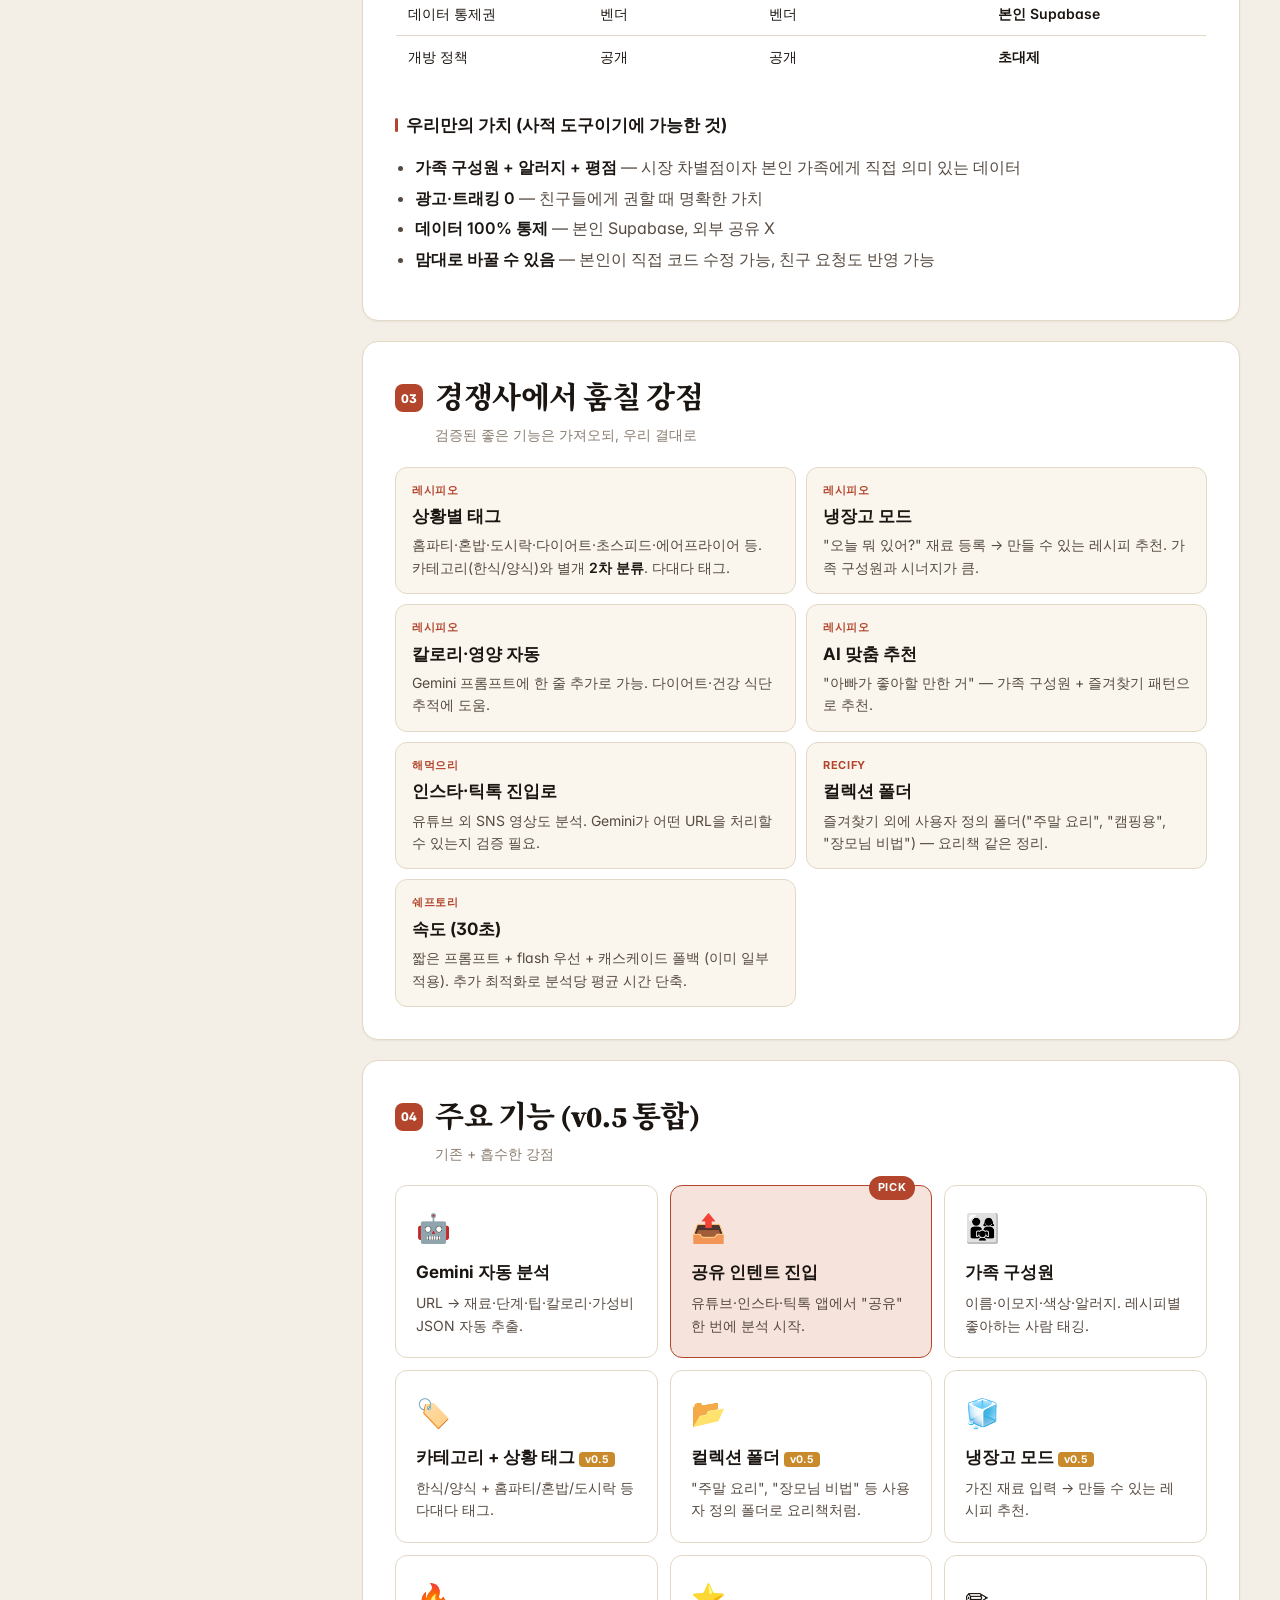
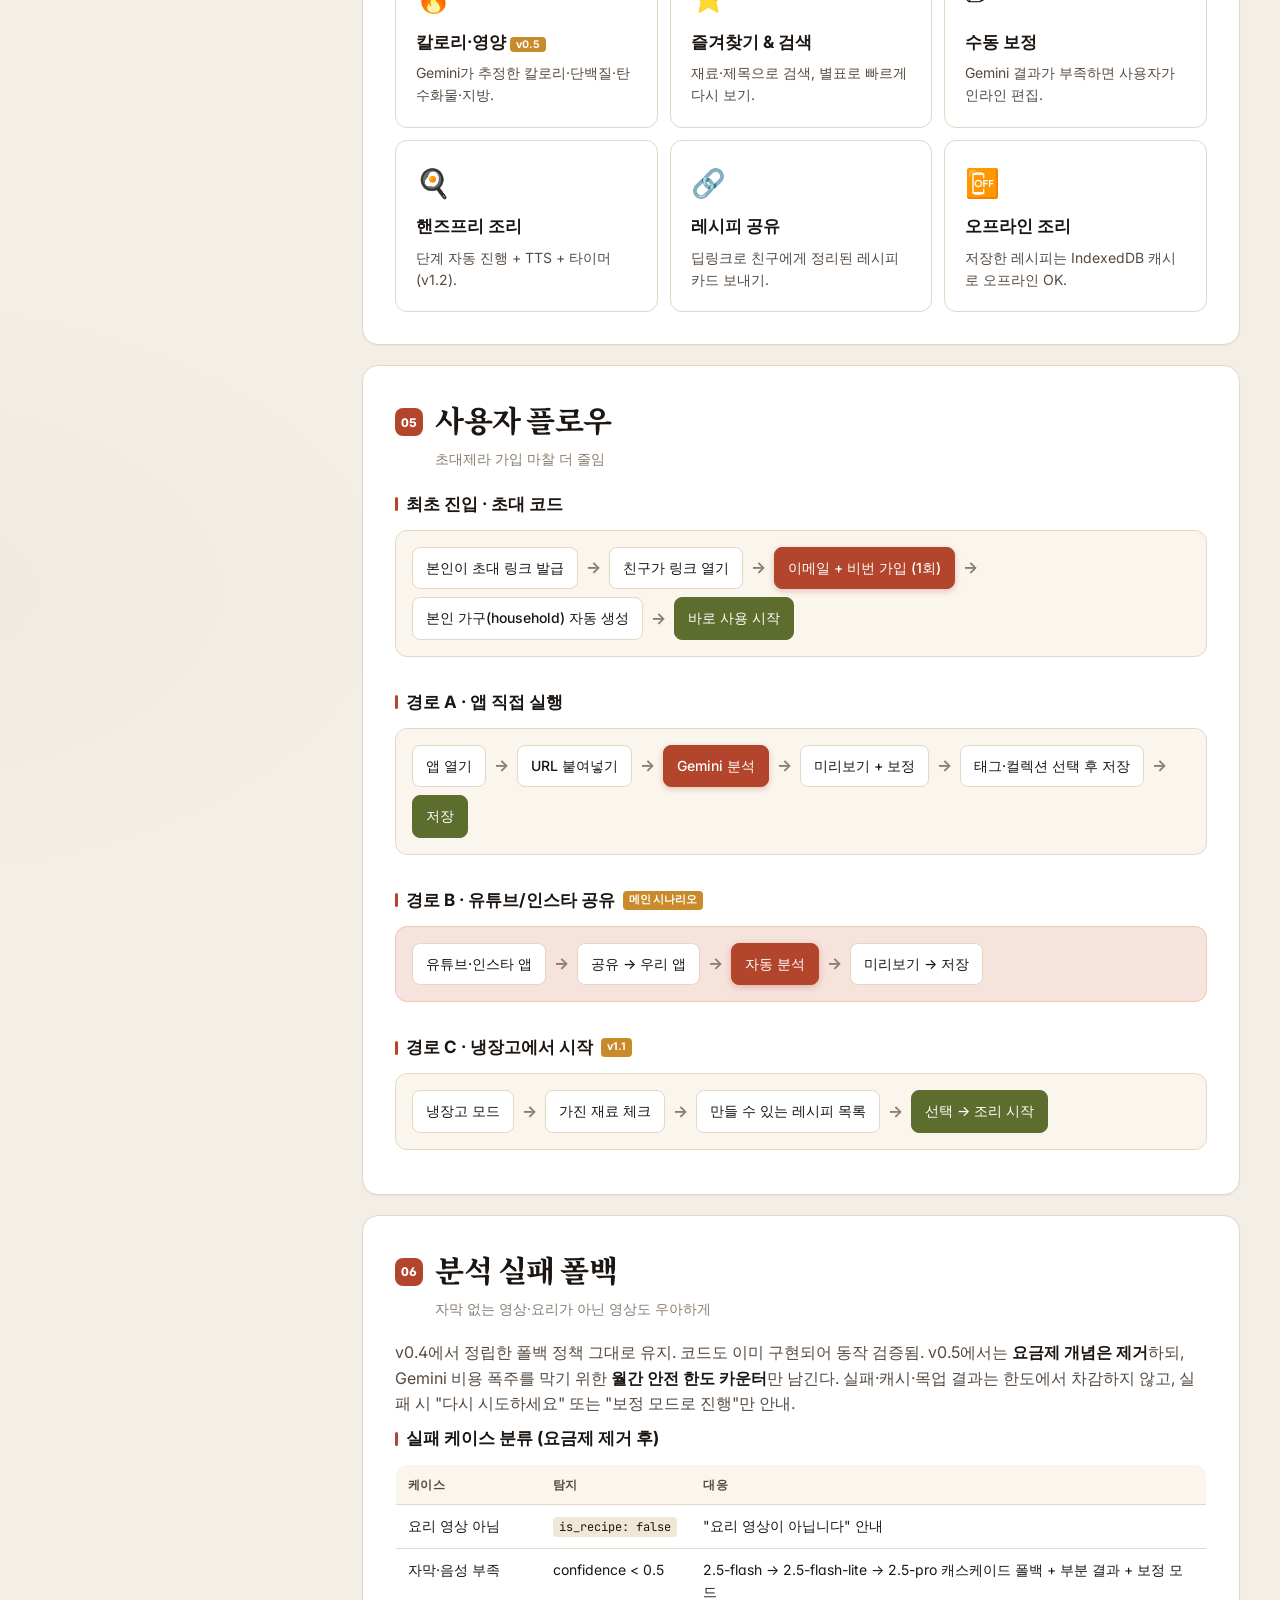
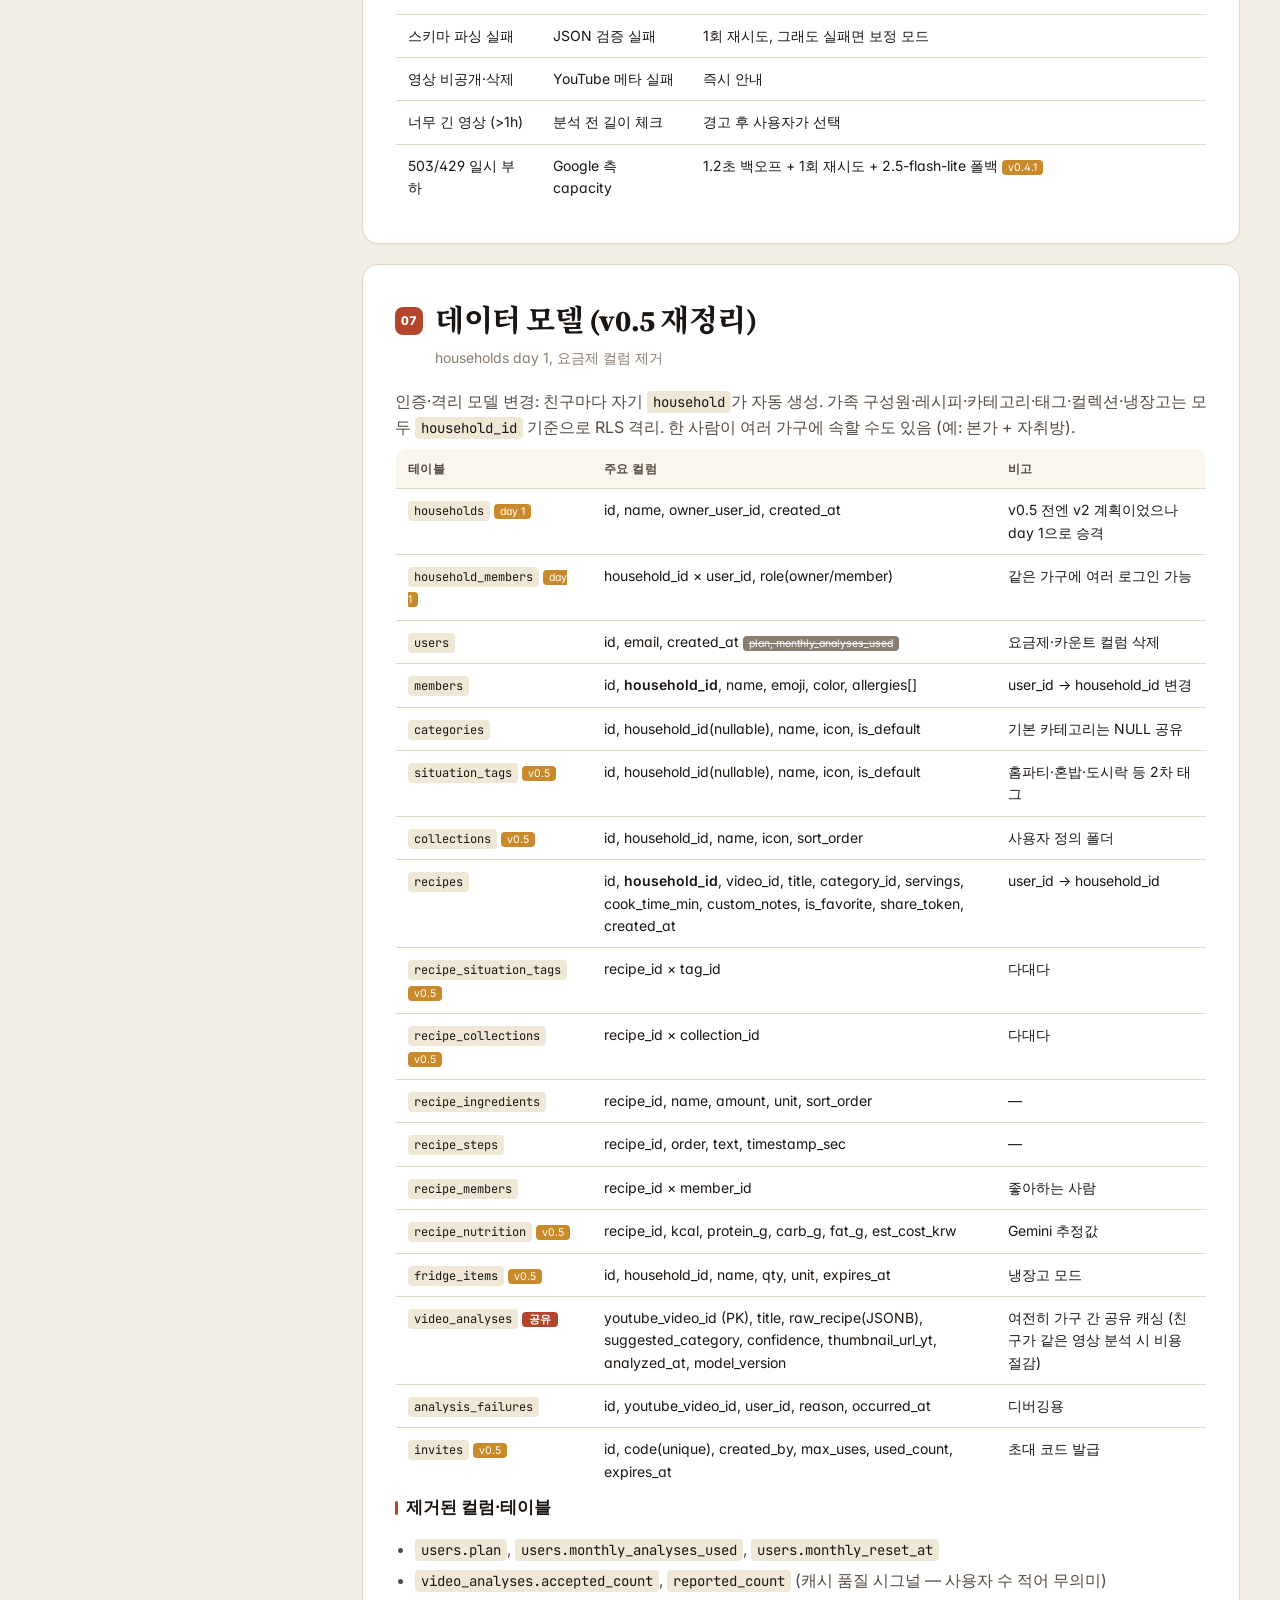
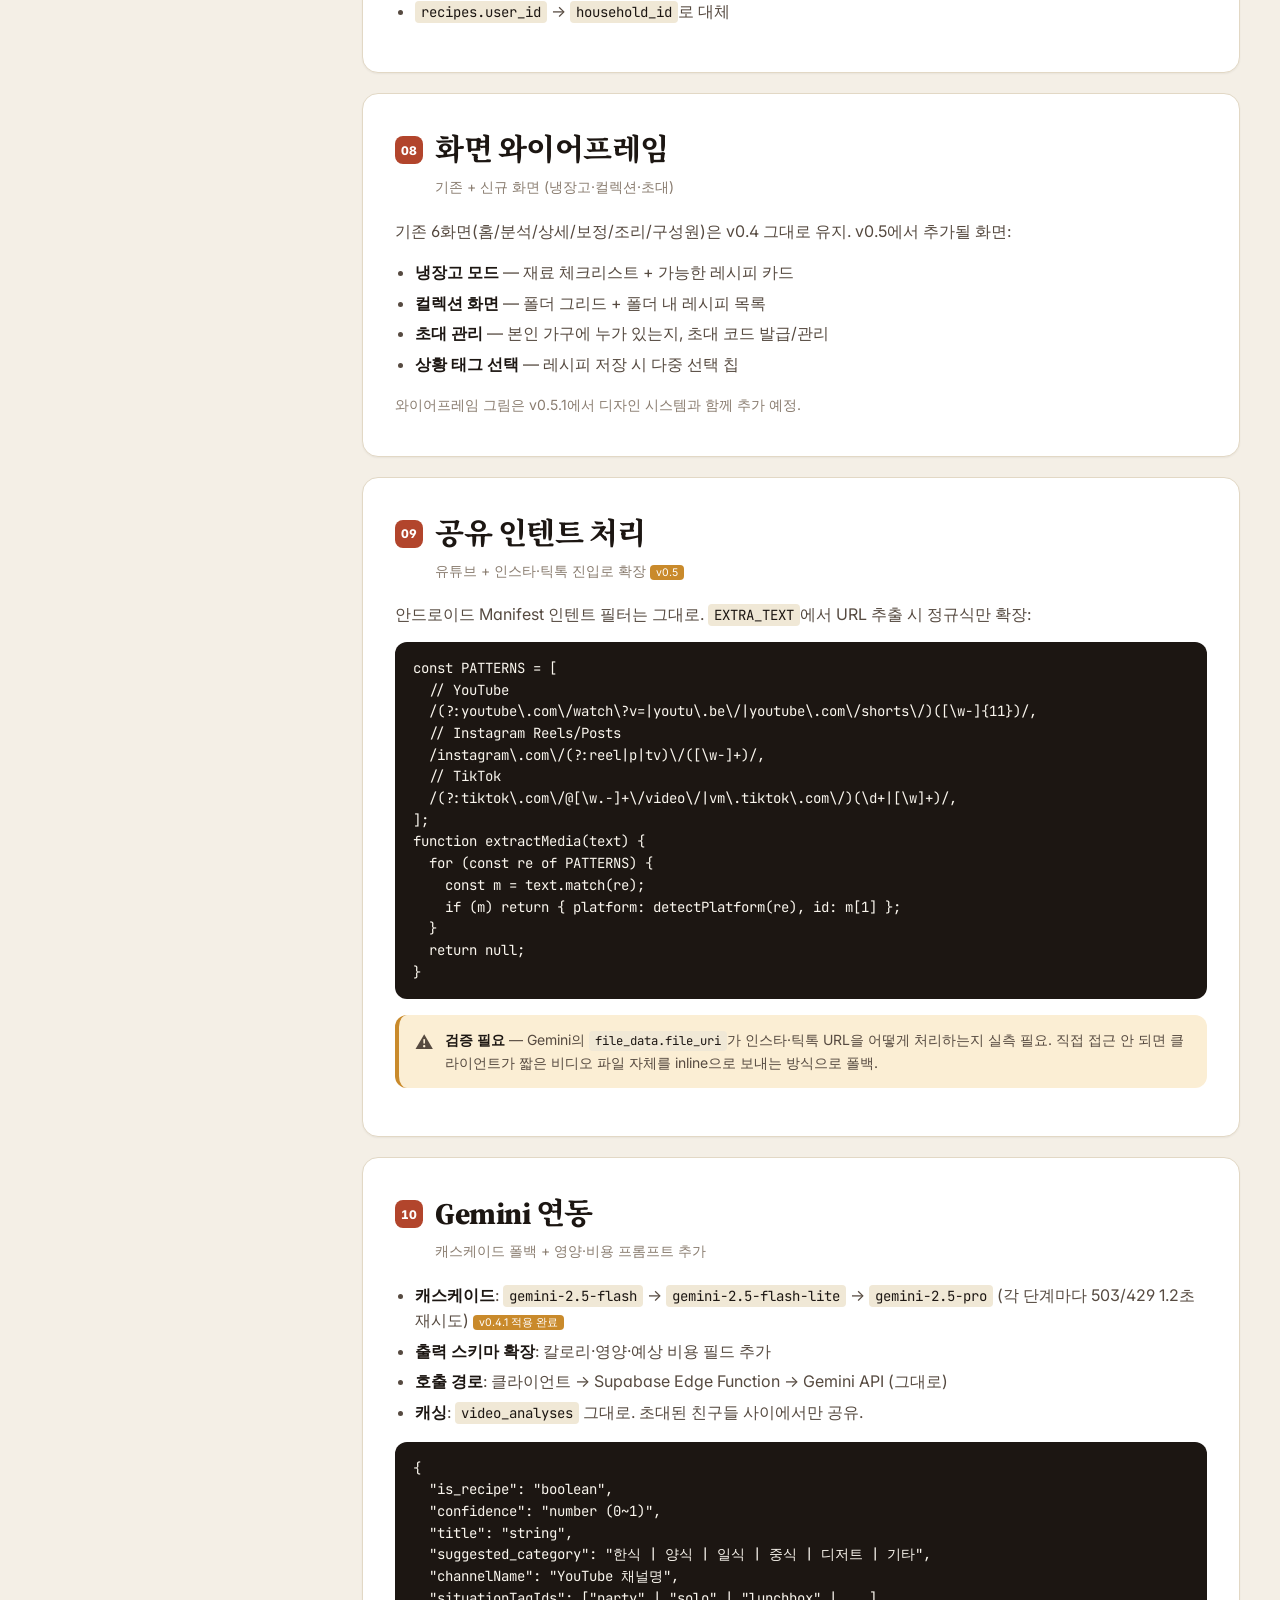
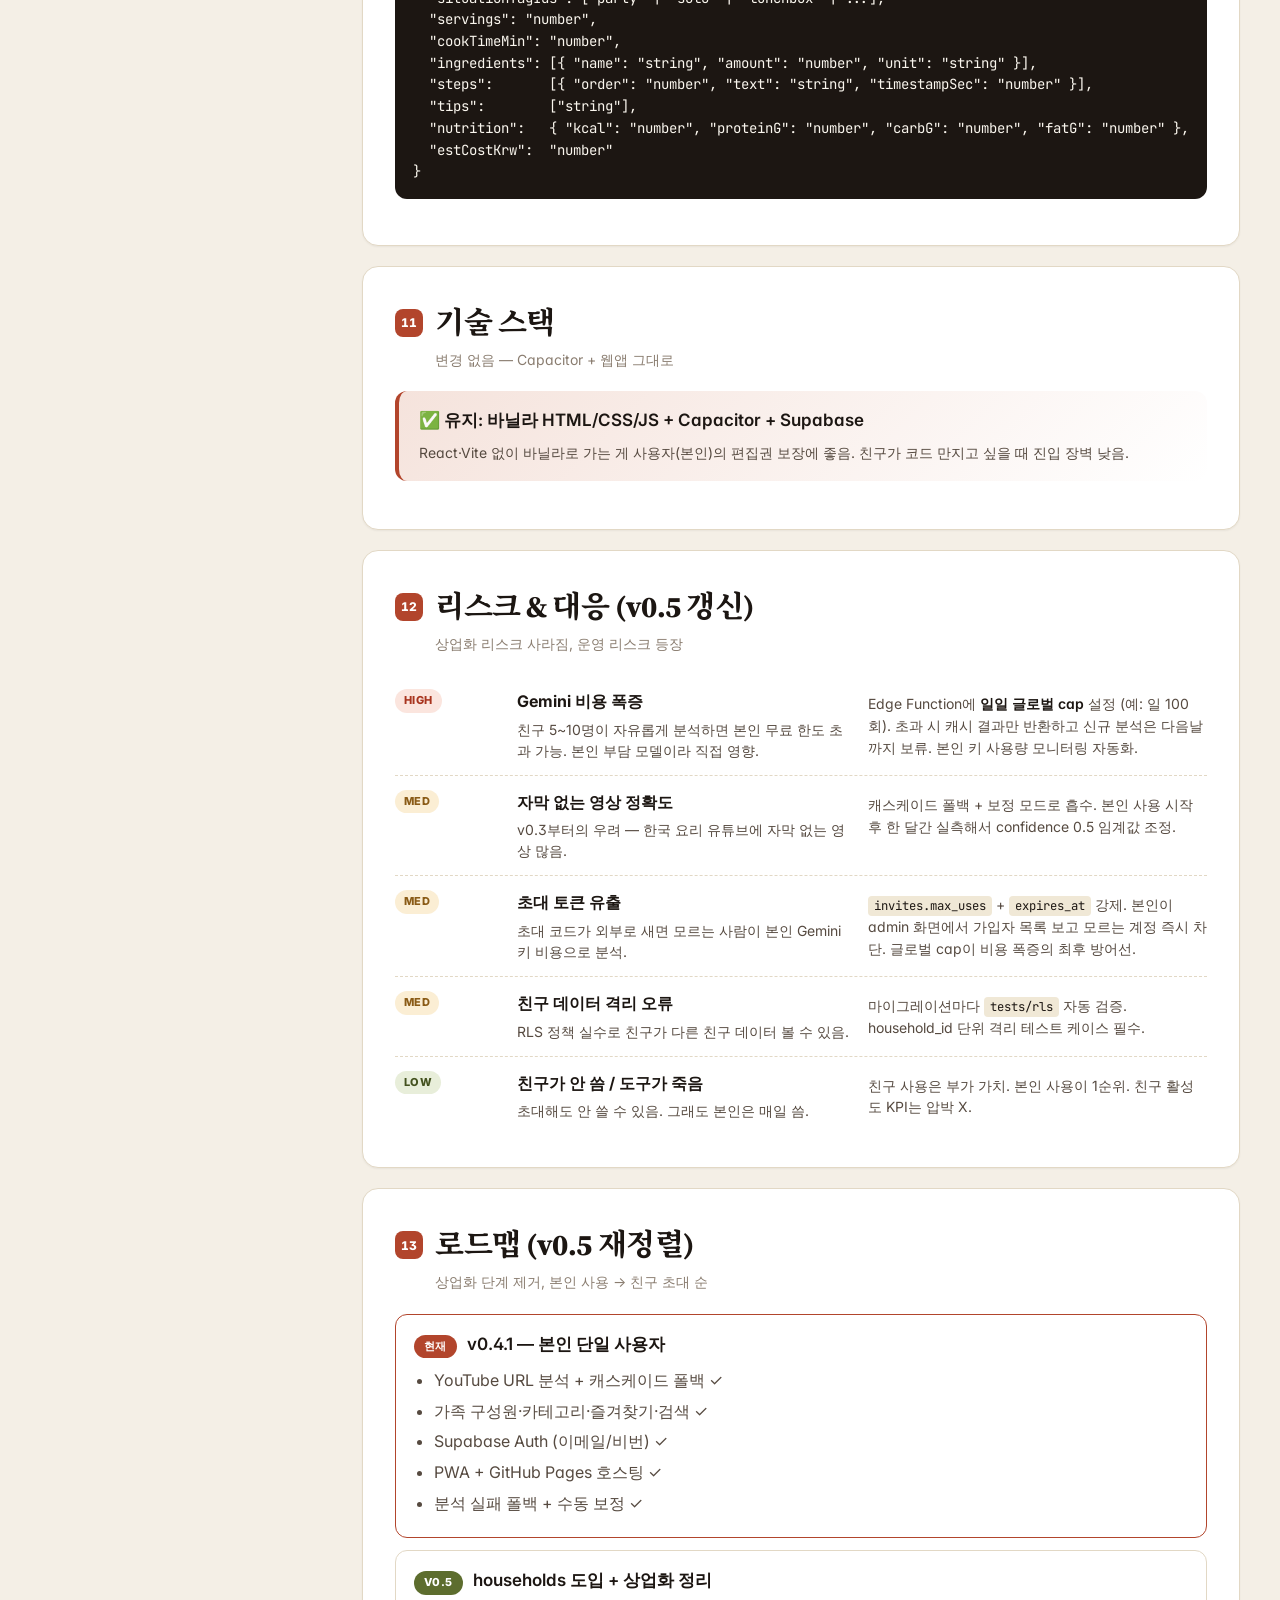
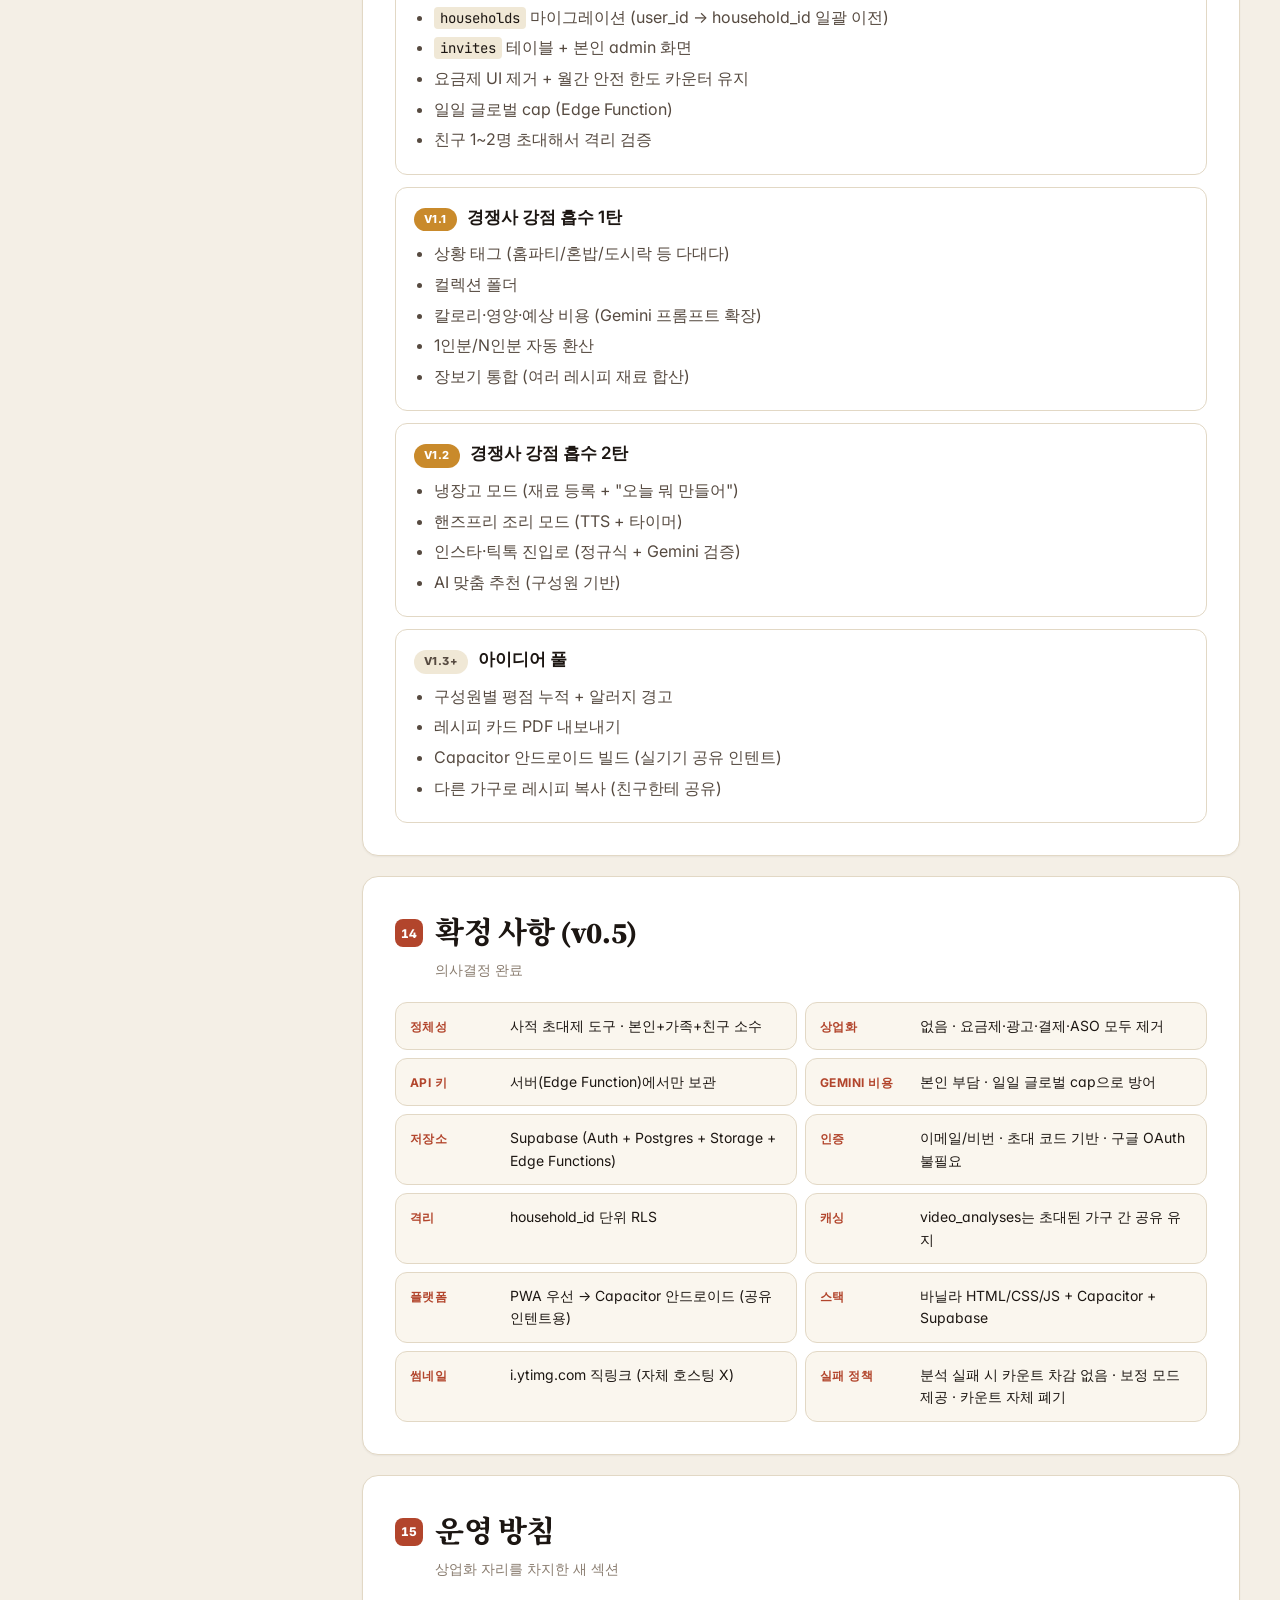
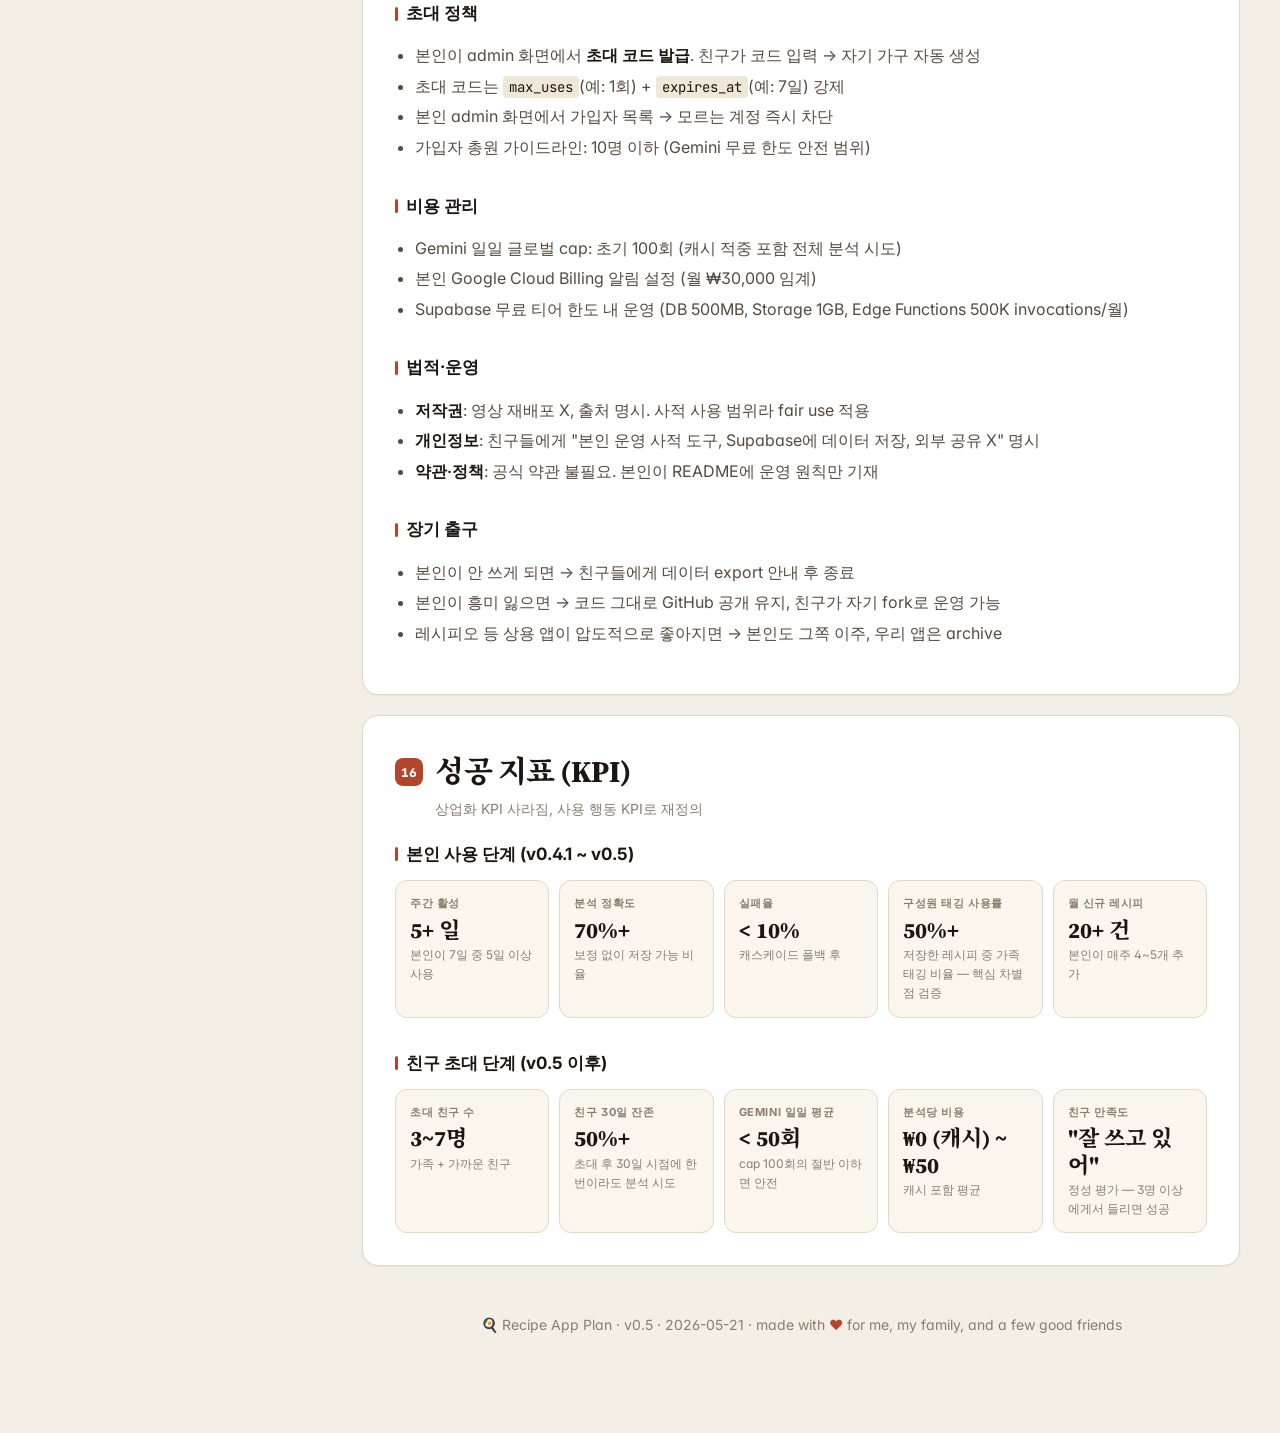
<file: plan.html>
<!doctype html>
<html lang="ko">
<head>
<meta charset="utf-8">
<meta name="viewport" content="width=device-width, initial-scale=1">
<title>요리 레시피 앱 — 기획서 v0.5</title>
<link rel="preconnect" href="https://fonts.googleapis.com">
<link rel="preconnect" href="https://fonts.gstatic.com" crossorigin>
<link href="https://fonts.googleapis.com/css2?family=Inter:wght@400;500;600;700&family=Source+Serif+4:opsz,wght@8..60,500;8..60,700;8..60,900&family=Noto+Serif+KR:wght@500;700;900&family=JetBrains+Mono:wght@400;500&display=swap" rel="stylesheet">
<link rel="stylesheet" href="styles.css">
<style>
  /* plan-only layout (page grid, hero, frames, risk rows, roadmap, KPI) */
  .page { max-width: 1180px; margin: 0 auto; padding: var(--s-10) var(--s-6) var(--s-20);
          display: grid; grid-template-columns: 240px 1fr; gap: var(--s-12); }
  @media (max-width: 920px) {
    .page { grid-template-columns: 1fr; gap: var(--s-5); padding: var(--s-5); }
    .ds-nav { position: static !important; }
  }

  .ds-nav { position: sticky; top: var(--s-6); align-self: start; }
  .ds-nav .brand { font-family: var(--f-serif); font-weight: 900; font-size: 1.5rem;
                   letter-spacing: -.01em; }
  .ds-nav .brand em { font-style: normal; color: var(--c-terra); }
  .ds-nav .ver { font-size: var(--t-xs); color: var(--c-ink-3); margin-bottom: var(--s-5); }
  .ds-nav h6 { font-size: var(--t-2xs); letter-spacing: .12em; text-transform: uppercase;
               color: var(--c-ink-3); margin: var(--s-5) 0 var(--s-2); font-weight: 700; }
  .ds-nav ol { list-style: none; padding: 0; margin: 0; counter-reset: nav; }
  .ds-nav li { counter-increment: nav; margin: 2px 0; }
  .ds-nav a { display: flex; align-items: baseline; gap: 8px; padding: 7px 10px;
              border-radius: var(--r-sm); color: var(--c-ink-2); font-size: var(--t-sm);
              transition: background var(--m-fast), color var(--m-fast); }
  .ds-nav a::before { content: counter(nav, decimal-leading-zero); color: var(--c-terra);
                      font-weight: 700; font-size: var(--t-2xs);
                      font-variant-numeric: tabular-nums; min-width: 18px; }
  .ds-nav a:hover { background: var(--c-surface); color: var(--c-ink); text-decoration: none; }

  /* Hero */
  .hero { position: relative; background: linear-gradient(140deg, #fff 0%, var(--c-terra-soft) 55%, #fff 100%);
          border: 1px solid var(--c-line); border-radius: var(--r-lg);
          padding: var(--s-10) var(--s-10) var(--s-8); margin-bottom: var(--s-6);
          box-shadow: var(--e-2); overflow: hidden; }
  .hero::after { content: ""; position: absolute; top: -60px; right: -60px;
                 width: 260px; height: 260px;
                 background: radial-gradient(circle, rgba(178,69,44,.18), transparent 70%); }
  .hero .meta { display: flex; gap: 8px; flex-wrap: wrap; margin-bottom: var(--s-4); }
  .hero h1 { font-family: var(--f-serif); margin: 0 0 var(--s-3);
             font-size: clamp(2rem, 5vw, var(--t-display)); line-height: 1.1;
             letter-spacing: -.025em; font-weight: 900; }
  .hero h1 em { font-style: normal; color: var(--c-terra); }
  .hero .lead { margin: 0; color: var(--c-ink-2); font-size: 1.125rem; max-width: 56ch; }
  .hero .diff { margin-top: var(--s-5); padding: var(--s-4) var(--s-5);
                background: rgba(255,255,255,.7); border: 1px solid var(--c-line);
                border-radius: var(--r-md); font-size: var(--t-sm);
                color: var(--c-ink-2); backdrop-filter: blur(4px); }
  .hero .diff strong { color: var(--c-ink); }
  .hero .diff ul { margin: 6px 0 0; padding-left: 18px; }
  .hero .diff li { margin: 2px 0; }

  /* Section header w/ number */
  .ds-section > h2.numbered { font-family: var(--f-serif); display: flex;
                              align-items: center; gap: 12px; }
  .ds-section > h2.numbered .num { background: var(--c-terra); color: #fff;
                                    font-size: var(--t-xs); width: 28px; height: 28px;
                                    border-radius: var(--r-sm); display: inline-flex;
                                    align-items: center; justify-content: center;
                                    font-weight: 800; font-family: var(--f-sans);
                                    font-variant-numeric: tabular-nums; }
  .ds-section > .h2-sub { color: var(--c-ink-3); font-size: var(--t-sm);
                          margin: -2px 0 var(--s-5) 40px; }

  /* Flow */
  .flow { display: flex; flex-wrap: wrap; gap: 8px; align-items: center;
          margin: var(--s-3) 0; padding: var(--s-4);
          background: var(--c-surface-2); border-radius: var(--r-md);
          border: 1px solid var(--c-line); }
  .flow .step { background: #fff; padding: 9px 13px; border-radius: var(--r-sm);
                font-size: var(--t-sm); font-weight: 500; color: var(--c-ink);
                border: 1px solid var(--c-line); }
  .flow .step.accent { background: var(--c-terra); color: #fff; border-color: var(--c-terra);
                       box-shadow: 0 2px 6px rgba(178,69,44,.3); }
  .flow .step.success { background: var(--c-olive); color: #fff; border-color: var(--c-olive); }
  .flow .step.danger { background: var(--c-danger-soft); color: var(--c-danger);
                       border-color: #e8b8aa; }
  .flow .arrow { color: var(--c-ink-3); font-weight: 700; }
  .flow.alt { background: var(--c-terra-soft); border-color: #ecc8bc; }

  /* Stack pick */
  .stack-pick { background: linear-gradient(135deg, var(--c-terra-soft), #fff);
                border-left: 4px solid var(--c-terra); padding: var(--s-4) var(--s-5);
                border-radius: var(--r-md); margin: var(--s-4) 0; }
  .stack-pick strong { font-size: var(--t-h4); }

  /* Risk rows */
  .risk-row { display: grid; grid-template-columns: 110px 1fr 1fr; gap: 12px;
              padding: 14px 0; border-bottom: 1px dashed var(--c-line); align-items: start; }
  .risk-row:last-child { border-bottom: none; }
  .risk-row .level { font-size: var(--t-2xs); font-weight: 800; padding: 3px 9px;
                     border-radius: var(--r-full); letter-spacing: .04em;
                     align-self: start; justify-self: start; }
  .risk-row .level.hi { background: var(--c-danger-soft); color: var(--c-danger); }
  .risk-row .level.md { background: var(--c-warn-soft); color: #8a5b16; }
  .risk-row .level.lo { background: var(--c-olive-soft); color: #44521f; }
  .risk-row .topic { font-weight: 700; color: var(--c-ink); font-size: var(--t-body); }
  .risk-row .topic small { display: block; color: var(--c-ink-2); font-weight: 400;
                           font-size: var(--t-sm); margin-top: 4px; line-height: 1.5; }
  .risk-row .mitig { font-size: var(--t-sm); color: var(--c-ink-2); line-height: 1.55; padding-top: 4px; }
  @media (max-width: 720px) { .risk-row { grid-template-columns: 1fr; gap: 6px; } }

  /* Roadmap */
  .roadmap { display: grid; gap: 12px; margin-top: var(--s-3); }
  .phase { border: 1px solid var(--c-line); border-radius: var(--r-md);
           padding: 16px 18px; background: #fff; }
  .phase .badge { display: inline-block; font-size: var(--t-2xs); font-weight: 800;
                  padding: 3px 10px; border-radius: var(--r-full); margin-right: 10px;
                  letter-spacing: .04em; }
  .phase.mvp { border-color: var(--c-terra); }
  .phase.mvp .badge { background: var(--c-terra); color: #fff; }
  .phase.v1 .badge { background: var(--c-olive); color: #fff; }
  .phase.v2 .badge { background: var(--c-mustard); color: #fff; }
  .phase.v3 .badge { background: var(--c-surface-3); color: var(--c-ink-2); }
  .phase ul { margin: 10px 0 0; }
  .phase strong { font-size: var(--t-h4); }

  /* Facts */
  .facts { display: grid; gap: 8px; margin-top: var(--s-3);
           grid-template-columns: repeat(auto-fit, minmax(320px, 1fr)); }
  .fact { display: flex; gap: 12px; align-items: flex-start; padding: 12px 14px;
          background: var(--c-surface-2); border: 1px solid var(--c-line);
          border-radius: var(--r-md); font-size: var(--t-sm); }
  .fact .key { color: var(--c-terra); font-weight: 700; min-width: 88px;
               font-size: var(--t-xs); text-transform: uppercase; letter-spacing: .04em;
               padding-top: 2px; }

  /* KPI */
  .kpi { display: grid; grid-template-columns: repeat(auto-fit, minmax(140px, 1fr));
         gap: 10px; margin-top: var(--s-3); }
  .kpi-box { background: var(--c-surface-2); border: 1px solid var(--c-line);
             border-radius: var(--r-md); padding: 14px; }
  .kpi-box .label { font-size: var(--t-2xs); font-weight: 700; color: var(--c-ink-3);
                    text-transform: uppercase; letter-spacing: .05em; }
  .kpi-box .value { font-family: var(--f-serif); font-size: 1.375rem; font-weight: 800;
                    color: var(--c-ink); margin-top: 4px; line-height: 1.2; }
  .kpi-box .hint { font-size: var(--t-xs); color: var(--c-ink-3); margin-top: 2px; }

  /* Comparison table */
  .comp-table th, .comp-table td { text-align: left; }
  .comp-table .yes { color: var(--c-olive); font-weight: 700; }
  .comp-table .no  { color: var(--c-ink-3); }

  /* Steal cards */
  .steal { display: grid; gap: 10px; grid-template-columns: repeat(auto-fit, minmax(280px, 1fr));
           margin-top: var(--s-3); }
  .steal-card { background: var(--c-surface-2); border: 1px solid var(--c-line);
                border-radius: var(--r-md); padding: 14px 16px; }
  .steal-card .src { font-size: var(--t-2xs); color: var(--c-terra); font-weight: 700;
                     text-transform: uppercase; letter-spacing: .06em; margin-bottom: 4px; }
  .steal-card .feat { font-weight: 700; color: var(--c-ink); margin-bottom: 4px; font-size: var(--t-h4); }
  .steal-card .why  { font-size: var(--t-sm); color: var(--c-ink-2); }

  /* Tags inline */
  .tag-share { background: var(--c-terra); color: #fff; padding: 1px 7px;
               border-radius: 4px; font-size: 10.5px; font-weight: 700; }
  .tag-v2 { background: var(--c-ink-3); color: #fff; padding: 1px 6px;
            border-radius: 4px; font-size: 10.5px; }
  .tag-new { background: var(--c-mustard); color: #fff; padding: 1px 6px;
             border-radius: 4px; font-size: 10.5px; }
  .tag-cut { background: var(--c-ink-3); color: #fff; padding: 1px 6px;
             border-radius: 4px; font-size: 10.5px; text-decoration: line-through; }

  footer { text-align: center; color: var(--c-ink-3); font-size: var(--t-sm);
           margin-top: var(--s-8); padding: var(--s-4); }
  footer .heart { color: var(--c-terra); }
</style>
</head>
<body>
<div class="page">
  <aside class="ds-nav">
    <div class="brand">🍳 Recipe<em>.</em></div>
    <div class="ver">기획서 v0.5 · 2026-05-21</div>
    <h6>목차</h6>
    <ol>
      <li><a href="#overview">개요 · 피벗</a></li>
      <li><a href="#market">시장과 차별점</a></li>
      <li><a href="#steal">경쟁사에서 훔칠 강점</a></li>
      <li><a href="#features">주요 기능</a></li>
      <li><a href="#flow">사용자 플로우</a></li>
      <li><a href="#fallback">분석 실패 폴백</a></li>
      <li><a href="#data">데이터 모델</a></li>
      <li><a href="#wireframe">화면 와이어프레임</a></li>
      <li><a href="#intent">공유 인텐트</a></li>
      <li><a href="#gemini">Gemini 연동</a></li>
      <li><a href="#stack">기술 스택</a></li>
      <li><a href="#risks">리스크 & 대응</a></li>
      <li><a href="#roadmap">로드맵</a></li>
      <li><a href="#facts">확정 사항</a></li>
      <li><a href="#ops">운영 방침</a></li>
      <li><a href="#kpi">성공 지표</a></li>
    </ol>
  </aside>

  <main>
    <header class="hero">
      <div class="meta">
        <span class="badge badge--terra">기획서 v0.5</span>
        <span class="badge badge--neutral">2026-05-21</span>
        <span class="badge badge--mustard">피벗 — 사적 도구</span>
      </div>
      <h1>유튜브 요리 영상을<br><em>우리</em>의 가족 레시피로</h1>
      <p class="lead">가족과 가까운 친구 몇 명만 초대해서 함께 쓰는 사적 요리 노트. 상업화 욕심을 버린 대신, 경쟁사들이 검증한 좋은 기능을 마음껏 흡수합니다.</p>
      <div class="diff">
        <strong>🔄 v0.5 변경점 — 상업화에서 사적 도구로 피벗</strong>
        <ul>
          <li>경쟁사 4종(레시피오·해먹으리·Recify·쉐프토리) 등장 → "한국어 유튜브 특화" 차별점 무너짐. 본인·가족·친구만 쓰는 <strong>사적 초대제 도구</strong>로 framing 재정의</li>
          <li>요금제·신고·캐시 품질 시그널·결제 등 <strong>상업화 흔적 제거</strong>. Gemini 비용은 본인 부담</li>
          <li>경쟁사 강점 통합: <strong>상황 태그</strong>(홈파티/혼밥) · <strong>냉장고 모드</strong> · <strong>칼로리·영양 자동</strong> · <strong>컬렉션 폴더</strong> · <strong>인스타·틱톡 진입로</strong></li>
          <li><code>households</code> 모델을 v2가 아닌 <strong>day 1</strong>으로. 친구는 자기 가구를 갖고 독립 격리</li>
          <li>인증 단순화: 본인이 초대 링크 발급, 가입은 자유롭게 두되 본인이 모니터링</li>
        </ul>
      </div>
    </header>

    <section class="ds-section" id="overview">
      <h2 class="numbered"><span class="num">01</span>개요 · 피벗 배경</h2>
      <div class="h2-sub">왜 사적 도구로 방향을 틀었나</div>
      <p>당초 기획은 한국 가정식·한국어 유튜브 특화 + 가족 구성원 컨셉 + 영상 공유 캐싱으로 상업화 가능성을 노렸다. 그러나 v0.5 시점에 시장조사 결과 <strong>같은 컨셉의 한국 앱이 4개 이상 존재</strong>하고, 그중 레시피오는 30,000+ 큐레이션·AI 맞춤·냉장고 관리까지 무료로 제공한다는 사실을 확인했다.</p>
      <p>이 상황에서 후발 주자로 상업화 경쟁을 시도하는 것은 비효율적이다. 대신 <strong>"본인이 매일 쓰는 도구 + 가까운 사람 몇 명과 공유"</strong>라는 명확하고 작은 목표로 재정의한다. 광고·결제·ASO·신고 시스템 같은 부담을 모두 떨궈내고, 그만큼 본인 사용 가치에만 집중한다.</p>
      <div class="callout callout--olive">
        <span class="icon">🎯</span>
        <div><strong>한 줄 정의</strong> — 본인과 가족, 그리고 본인이 초대한 친구 몇 명만 쓰는 <strong>사적 요리 노트</strong>. 핵심은 "내 가족 구성원 입맛 모으기" + "유튜브에서 본 좋은 요리 정리".</div>
      </div>
    </section>

    <section class="ds-section" id="market">
      <h2 class="numbered"><span class="num">02</span>시장과 차별점 재정의</h2>
      <div class="h2-sub">남의 시장에 들어가지 않고, 내 도구를 만든다</div>

      <h3>경쟁 앱 비교</h3>
      <table class="token-table comp-table">
        <thead><tr><th>영역</th><th>레시피오</th><th>해먹으리·Recify·쉐프토리</th><th>우리 (v0.5)</th></tr></thead>
        <tbody>
          <tr><td>핵심 (영상→레시피)</td><td class="yes">✓</td><td class="yes">✓</td><td class="yes">✓</td></tr>
          <tr><td>시드 레시피 풀</td><td><strong>30,000+</strong></td><td>다양</td><td class="no">0 (직접 추가)</td></tr>
          <tr><td>AI 맞춤 추천</td><td class="yes">✓</td><td>일부</td><td>가족 구성원 기반 (v1.2)</td></tr>
          <tr><td>냉장고 재료 관리</td><td class="yes">✓</td><td class="no">—</td><td>v1.1 계획</td></tr>
          <tr><td>핸즈프리 조리 모드</td><td class="yes">✓</td><td>일부</td><td>v1.2 계획</td></tr>
          <tr><td>가성비·칼로리 자동</td><td class="yes">✓</td><td class="no">—</td><td>v1.1 계획</td></tr>
          <tr><td>가족 구성원 컨셉</td><td class="no">—</td><td class="no">—</td><td class="yes"><strong>✓ 핵심</strong></td></tr>
          <tr><td>광고·트래킹</td><td>무료/광고 가능성</td><td>각자</td><td class="yes"><strong>0</strong></td></tr>
          <tr><td>데이터 통제권</td><td>벤더</td><td>벤더</td><td class="yes"><strong>본인 Supabase</strong></td></tr>
          <tr><td>개방 정책</td><td>공개</td><td>공개</td><td class="yes"><strong>초대제</strong></td></tr>
        </tbody>
      </table>

      <h3>우리만의 가치 (사적 도구이기에 가능한 것)</h3>
      <ul>
        <li><strong>가족 구성원 + 알러지 + 평점</strong> — 시장 차별점이자 본인 가족에게 직접 의미 있는 데이터</li>
        <li><strong>광고·트래킹 0</strong> — 친구들에게 권할 때 명확한 가치</li>
        <li><strong>데이터 100% 통제</strong> — 본인 Supabase, 외부 공유 X</li>
        <li><strong>맘대로 바꿀 수 있음</strong> — 본인이 직접 코드 수정 가능, 친구 요청도 반영 가능</li>
      </ul>
    </section>

    <section class="ds-section" id="steal">
      <h2 class="numbered"><span class="num">03</span>경쟁사에서 훔칠 강점</h2>
      <div class="h2-sub">검증된 좋은 기능은 가져오되, 우리 결대로</div>
      <div class="steal">
        <div class="steal-card">
          <div class="src">레시피오</div>
          <div class="feat">상황별 태그</div>
          <div class="why">홈파티·혼밥·도시락·다이어트·초스피드·에어프라이어 등. 카테고리(한식/양식)와 별개 <strong>2차 분류</strong>. 다대다 태그.</div>
        </div>
        <div class="steal-card">
          <div class="src">레시피오</div>
          <div class="feat">냉장고 모드</div>
          <div class="why">"오늘 뭐 있어?" 재료 등록 → 만들 수 있는 레시피 추천. 가족 구성원과 시너지가 큼.</div>
        </div>
        <div class="steal-card">
          <div class="src">레시피오</div>
          <div class="feat">칼로리·영양 자동</div>
          <div class="why">Gemini 프롬프트에 한 줄 추가로 가능. 다이어트·건강 식단 추적에 도움.</div>
        </div>
        <div class="steal-card">
          <div class="src">레시피오</div>
          <div class="feat">AI 맞춤 추천</div>
          <div class="why">"아빠가 좋아할 만한 거" — 가족 구성원 + 즐겨찾기 패턴으로 추천.</div>
        </div>
        <div class="steal-card">
          <div class="src">해먹으리</div>
          <div class="feat">인스타·틱톡 진입로</div>
          <div class="why">유튜브 외 SNS 영상도 분석. Gemini가 어떤 URL을 처리할 수 있는지 검증 필요.</div>
        </div>
        <div class="steal-card">
          <div class="src">Recify</div>
          <div class="feat">컬렉션 폴더</div>
          <div class="why">즐겨찾기 외에 사용자 정의 폴더("주말 요리", "캠핑용", "장모님 비법") — 요리책 같은 정리.</div>
        </div>
        <div class="steal-card">
          <div class="src">쉐프토리</div>
          <div class="feat">속도 (30초)</div>
          <div class="why">짧은 프롬프트 + flash 우선 + 캐스케이드 폴백 (이미 일부 적용). 추가 최적화로 분석당 평균 시간 단축.</div>
        </div>
      </div>
    </section>

    <section class="ds-section" id="features">
      <h2 class="numbered"><span class="num">04</span>주요 기능 (v0.5 통합)</h2>
      <div class="h2-sub">기존 + 흡수한 강점</div>
      <div class="grid grid--3">
        <div class="card"><span class="emoji">🤖</span><h4>Gemini 자동 분석</h4><p>URL → 재료·단계·팁·칼로리·가성비 JSON 자동 추출.</p></div>
        <div class="card card--featured"><span class="emoji">📤</span><h4>공유 인텐트 진입</h4><p>유튜브·인스타·틱톡 앱에서 "공유" 한 번에 분석 시작.</p></div>
        <div class="card"><span class="emoji">👨‍👩‍👧</span><h4>가족 구성원</h4><p>이름·이모지·색상·알러지. 레시피별 좋아하는 사람 태깅.</p></div>
        <div class="card"><span class="emoji">🏷️</span><h4>카테고리 + 상황 태그 <span class="tag-new">v0.5</span></h4><p>한식/양식 + 홈파티/혼밥/도시락 등 다대다 태그.</p></div>
        <div class="card"><span class="emoji">📂</span><h4>컬렉션 폴더 <span class="tag-new">v0.5</span></h4><p>"주말 요리", "장모님 비법" 등 사용자 정의 폴더로 요리책처럼.</p></div>
        <div class="card"><span class="emoji">🧊</span><h4>냉장고 모드 <span class="tag-new">v0.5</span></h4><p>가진 재료 입력 → 만들 수 있는 레시피 추천.</p></div>
        <div class="card"><span class="emoji">🔥</span><h4>칼로리·영양 <span class="tag-new">v0.5</span></h4><p>Gemini가 추정한 칼로리·단백질·탄수화물·지방.</p></div>
        <div class="card"><span class="emoji">⭐</span><h4>즐겨찾기 & 검색</h4><p>재료·제목으로 검색, 별표로 빠르게 다시 보기.</p></div>
        <div class="card"><span class="emoji">✏️</span><h4>수동 보정</h4><p>Gemini 결과가 부족하면 사용자가 인라인 편집.</p></div>
        <div class="card"><span class="emoji">🍳</span><h4>핸즈프리 조리</h4><p>단계 자동 진행 + TTS + 타이머 (v1.2).</p></div>
        <div class="card"><span class="emoji">🔗</span><h4>레시피 공유</h4><p>딥링크로 친구에게 정리된 레시피 카드 보내기.</p></div>
        <div class="card"><span class="emoji">📴</span><h4>오프라인 조리</h4><p>저장한 레시피는 IndexedDB 캐시로 오프라인 OK.</p></div>
      </div>
    </section>

    <section class="ds-section" id="flow">
      <h2 class="numbered"><span class="num">05</span>사용자 플로우</h2>
      <div class="h2-sub">초대제라 가입 마찰 더 줄임</div>

      <h3>최초 진입 · 초대 코드</h3>
      <div class="flow">
        <span class="step">본인이 초대 링크 발급</span><span class="arrow">→</span>
        <span class="step">친구가 링크 열기</span><span class="arrow">→</span>
        <span class="step accent">이메일 + 비번 가입 (1회)</span><span class="arrow">→</span>
        <span class="step">본인 가구(household) 자동 생성</span><span class="arrow">→</span>
        <span class="step success">바로 사용 시작</span>
      </div>

      <h3>경로 A · 앱 직접 실행</h3>
      <div class="flow">
        <span class="step">앱 열기</span><span class="arrow">→</span>
        <span class="step">URL 붙여넣기</span><span class="arrow">→</span>
        <span class="step accent">Gemini 분석</span><span class="arrow">→</span>
        <span class="step">미리보기 + 보정</span><span class="arrow">→</span>
        <span class="step">태그·컬렉션 선택 후 저장</span><span class="arrow">→</span>
        <span class="step success">저장</span>
      </div>

      <h3>경로 B · 유튜브/인스타 공유 <span class="tag-new">메인 시나리오</span></h3>
      <div class="flow alt">
        <span class="step">유튜브·인스타 앱</span><span class="arrow">→</span>
        <span class="step">공유 → 우리 앱</span><span class="arrow">→</span>
        <span class="step accent">자동 분석</span><span class="arrow">→</span>
        <span class="step">미리보기 → 저장</span>
      </div>

      <h3>경로 C · 냉장고에서 시작 <span class="tag-new">v1.1</span></h3>
      <div class="flow">
        <span class="step">냉장고 모드</span><span class="arrow">→</span>
        <span class="step">가진 재료 체크</span><span class="arrow">→</span>
        <span class="step">만들 수 있는 레시피 목록</span><span class="arrow">→</span>
        <span class="step success">선택 → 조리 시작</span>
      </div>
    </section>

    <section class="ds-section" id="fallback">
      <h2 class="numbered"><span class="num">06</span>분석 실패 폴백</h2>
      <div class="h2-sub">자막 없는 영상·요리가 아닌 영상도 우아하게</div>

      <p>v0.4에서 정립한 폴백 정책 그대로 유지. 코드도 이미 구현되어 동작 검증됨. v0.5에서는 <strong>요금제 개념은 제거</strong>하되, Gemini 비용 폭주를 막기 위한 <strong>월간 안전 한도 카운터</strong>만 남긴다. 실패·캐시·목업 결과는 한도에서 차감하지 않고, 실패 시 "다시 시도하세요" 또는 "보정 모드로 진행"만 안내.</p>

      <h3>실패 케이스 분류 (요금제 제거 후)</h3>
      <table class="token-table">
        <thead><tr><th>케이스</th><th>탐지</th><th>대응</th></tr></thead>
        <tbody>
          <tr><td>요리 영상 아님</td><td><code>is_recipe: false</code></td><td>"요리 영상이 아닙니다" 안내</td></tr>
          <tr><td>자막·음성 부족</td><td>confidence &lt; 0.5</td><td>2.5-flash → 2.5-flash-lite → 2.5-pro 캐스케이드 폴백 + 부분 결과 + 보정 모드</td></tr>
          <tr><td>스키마 파싱 실패</td><td>JSON 검증 실패</td><td>1회 재시도, 그래도 실패면 보정 모드</td></tr>
          <tr><td>영상 비공개·삭제</td><td>YouTube 메타 실패</td><td>즉시 안내</td></tr>
          <tr><td>너무 긴 영상 (&gt;1h)</td><td>분석 전 길이 체크</td><td>경고 후 사용자가 선택</td></tr>
          <tr><td>503/429 일시 부하</td><td>Google 측 capacity</td><td>1.2초 백오프 + 1회 재시도 + 2.5-flash-lite 폴백 <span class="tag-new">v0.4.1</span></td></tr>
        </tbody>
      </table>
    </section>

    <section class="ds-section" id="data">
      <h2 class="numbered"><span class="num">07</span>데이터 모델 (v0.5 재정리)</h2>
      <div class="h2-sub">households day 1, 요금제 컬럼 제거</div>

      <p>인증·격리 모델 변경: 친구마다 자기 <code>household</code>가 자동 생성. 가족 구성원·레시피·카테고리·태그·컬렉션·냉장고는 모두 <code>household_id</code> 기준으로 RLS 격리. 한 사람이 여러 가구에 속할 수도 있음 (예: 본가 + 자취방).</p>

      <table class="token-table">
        <thead><tr><th>테이블</th><th>주요 컬럼</th><th>비고</th></tr></thead>
        <tbody>
          <tr><td><code>households</code> <span class="tag-new">day 1</span></td><td>id, name, owner_user_id, created_at</td><td>v0.5 전엔 v2 계획이었으나 day 1으로 승격</td></tr>
          <tr><td><code>household_members</code> <span class="tag-new">day 1</span></td><td>household_id × user_id, role(owner/member)</td><td>같은 가구에 여러 로그인 가능</td></tr>
          <tr><td><code>users</code></td><td>id, email, created_at <span class="tag-cut">plan, monthly_analyses_used</span></td><td>요금제·카운트 컬럼 삭제</td></tr>
          <tr><td><code>members</code></td><td>id, <strong>household_id</strong>, name, emoji, color, allergies[]</td><td>user_id → household_id 변경</td></tr>
          <tr><td><code>categories</code></td><td>id, household_id(nullable), name, icon, is_default</td><td>기본 카테고리는 NULL 공유</td></tr>
          <tr><td><code>situation_tags</code> <span class="tag-new">v0.5</span></td><td>id, household_id(nullable), name, icon, is_default</td><td>홈파티·혼밥·도시락 등 2차 태그</td></tr>
          <tr><td><code>collections</code> <span class="tag-new">v0.5</span></td><td>id, household_id, name, icon, sort_order</td><td>사용자 정의 폴더</td></tr>
          <tr><td><code>recipes</code></td><td>id, <strong>household_id</strong>, video_id, title, category_id, servings, cook_time_min, custom_notes, is_favorite, share_token, created_at</td><td>user_id → household_id</td></tr>
          <tr><td><code>recipe_situation_tags</code> <span class="tag-new">v0.5</span></td><td>recipe_id × tag_id</td><td>다대다</td></tr>
          <tr><td><code>recipe_collections</code> <span class="tag-new">v0.5</span></td><td>recipe_id × collection_id</td><td>다대다</td></tr>
          <tr><td><code>recipe_ingredients</code></td><td>recipe_id, name, amount, unit, sort_order</td><td>—</td></tr>
          <tr><td><code>recipe_steps</code></td><td>recipe_id, order, text, timestamp_sec</td><td>—</td></tr>
          <tr><td><code>recipe_members</code></td><td>recipe_id × member_id</td><td>좋아하는 사람</td></tr>
          <tr><td><code>recipe_nutrition</code> <span class="tag-new">v0.5</span></td><td>recipe_id, kcal, protein_g, carb_g, fat_g, est_cost_krw</td><td>Gemini 추정값</td></tr>
          <tr><td><code>fridge_items</code> <span class="tag-new">v0.5</span></td><td>id, household_id, name, qty, unit, expires_at</td><td>냉장고 모드</td></tr>
          <tr><td><code>video_analyses</code> <span class="tag-share">공유</span></td><td>youtube_video_id (PK), title, raw_recipe(JSONB), suggested_category, confidence, thumbnail_url_yt, analyzed_at, model_version</td><td>여전히 가구 간 공유 캐싱 (친구가 같은 영상 분석 시 비용 절감)</td></tr>
          <tr><td><code>analysis_failures</code></td><td>id, youtube_video_id, user_id, reason, occurred_at</td><td>디버깅용</td></tr>
          <tr><td><code>invites</code> <span class="tag-new">v0.5</span></td><td>id, code(unique), created_by, max_uses, used_count, expires_at</td><td>초대 코드 발급</td></tr>
        </tbody>
      </table>

      <h3>제거된 컬럼·테이블</h3>
      <ul>
        <li><code>users.plan</code>, <code>users.monthly_analyses_used</code>, <code>users.monthly_reset_at</code></li>
        <li><code>video_analyses.accepted_count</code>, <code>reported_count</code> (캐시 품질 시그널 — 사용자 수 적어 무의미)</li>
        <li><code>recipes.user_id</code> → <code>household_id</code>로 대체</li>
      </ul>
    </section>

    <section class="ds-section" id="wireframe">
      <h2 class="numbered"><span class="num">08</span>화면 와이어프레임</h2>
      <div class="h2-sub">기존 + 신규 화면 (냉장고·컬렉션·초대)</div>
      <p>기존 6화면(홈/분석/상세/보정/조리/구성원)은 v0.4 그대로 유지. v0.5에서 추가될 화면:</p>
      <ul>
        <li><strong>냉장고 모드</strong> — 재료 체크리스트 + 가능한 레시피 카드</li>
        <li><strong>컬렉션 화면</strong> — 폴더 그리드 + 폴더 내 레시피 목록</li>
        <li><strong>초대 관리</strong> — 본인 가구에 누가 있는지, 초대 코드 발급/관리</li>
        <li><strong>상황 태그 선택</strong> — 레시피 저장 시 다중 선택 칩</li>
      </ul>
      <p style="color:var(--c-ink-3); font-size:var(--t-sm);">와이어프레임 그림은 v0.5.1에서 디자인 시스템과 함께 추가 예정.</p>
    </section>

    <section class="ds-section" id="intent">
      <h2 class="numbered"><span class="num">09</span>공유 인텐트 처리</h2>
      <div class="h2-sub">유튜브 + 인스타·틱톡 진입로 확장 <span class="tag-new">v0.5</span></div>
      <p>안드로이드 Manifest 인텐트 필터는 그대로. <code>EXTRA_TEXT</code>에서 URL 추출 시 정규식만 확장:</p>
<pre><code>const PATTERNS = [
  // YouTube
  /(?:youtube\.com\/watch\?v=|youtu\.be\/|youtube\.com\/shorts\/)([\w-]{11})/,
  // Instagram Reels/Posts
  /instagram\.com\/(?:reel|p|tv)\/([\w-]+)/,
  // TikTok
  /(?:tiktok\.com\/@[\w.-]+\/video\/|vm\.tiktok\.com\/)(\d+|[\w]+)/,
];
function extractMedia(text) {
  for (const re of PATTERNS) {
    const m = text.match(re);
    if (m) return { platform: detectPlatform(re), id: m[1] };
  }
  return null;
}</code></pre>
      <div class="callout callout--mustard">
        <span class="icon">⚠</span>
        <div><strong>검증 필요</strong> — Gemini의 <code>file_data.file_uri</code>가 인스타·틱톡 URL을 어떻게 처리하는지 실측 필요. 직접 접근 안 되면 클라이언트가 짧은 비디오 파일 자체를 inline으로 보내는 방식으로 폴백.</div>
      </div>
    </section>

    <section class="ds-section" id="gemini">
      <h2 class="numbered"><span class="num">10</span>Gemini 연동</h2>
      <div class="h2-sub">캐스케이드 폴백 + 영양·비용 프롬프트 추가</div>
      <ul>
        <li><strong>캐스케이드</strong>: <code>gemini-2.5-flash</code> → <code>gemini-2.5-flash-lite</code> → <code>gemini-2.5-pro</code> (각 단계마다 503/429 1.2초 재시도) <span class="tag-new">v0.4.1 적용 완료</span></li>
        <li><strong>출력 스키마 확장</strong>: 칼로리·영양·예상 비용 필드 추가</li>
        <li><strong>호출 경로</strong>: 클라이언트 → Supabase Edge Function → Gemini API (그대로)</li>
        <li><strong>캐싱</strong>: <code>video_analyses</code> 그대로. 초대된 친구들 사이에서만 공유.</li>
      </ul>
<pre><code>{
  "is_recipe": "boolean",
  "confidence": "number (0~1)",
  "title": "string",
  "suggested_category": "한식 | 양식 | 일식 | 중식 | 디저트 | 기타",
  "channelName": "YouTube 채널명",
  "situationTagIds": ["party" | "solo" | "lunchbox" | ...],
  "servings": "number",
  "cookTimeMin": "number",
  "ingredients": [{ "name": "string", "amount": "number", "unit": "string" }],
  "steps":       [{ "order": "number", "text": "string", "timestampSec": "number" }],
  "tips":        ["string"],
  "nutrition":   { "kcal": "number", "proteinG": "number", "carbG": "number", "fatG": "number" },
  "estCostKrw":  "number"
}</code></pre>
    </section>

    <section class="ds-section" id="stack">
      <h2 class="numbered"><span class="num">11</span>기술 스택</h2>
      <div class="h2-sub">변경 없음 — Capacitor + 웹앱 그대로</div>
      <div class="stack-pick">
        <strong>✅ 유지: 바닐라 HTML/CSS/JS + Capacitor + Supabase</strong>
        <p style="margin:8px 0 0; color:var(--c-ink-2); font-size:var(--t-sm);">React·Vite 없이 바닐라로 가는 게 사용자(본인)의 편집권 보장에 좋음. 친구가 코드 만지고 싶을 때 진입 장벽 낮음.</p>
      </div>
    </section>

    <section class="ds-section" id="risks">
      <h2 class="numbered"><span class="num">12</span>리스크 & 대응 (v0.5 갱신)</h2>
      <div class="h2-sub">상업화 리스크 사라짐, 운영 리스크 등장</div>

      <div class="risk-row">
        <span class="level hi">HIGH</span>
        <div class="topic">Gemini 비용 폭증
          <small>친구 5~10명이 자유롭게 분석하면 본인 무료 한도 초과 가능. 본인 부담 모델이라 직접 영향.</small>
        </div>
        <div class="mitig">Edge Function에 <strong>일일 글로벌 cap</strong> 설정 (예: 일 100회). 초과 시 캐시 결과만 반환하고 신규 분석은 다음날까지 보류. 본인 키 사용량 모니터링 자동화.</div>
      </div>

      <div class="risk-row">
        <span class="level md">MED</span>
        <div class="topic">자막 없는 영상 정확도
          <small>v0.3부터의 우려 — 한국 요리 유튜브에 자막 없는 영상 많음.</small>
        </div>
        <div class="mitig">캐스케이드 폴백 + 보정 모드로 흡수. 본인 사용 시작 후 한 달간 실측해서 confidence 0.5 임계값 조정.</div>
      </div>

      <div class="risk-row">
        <span class="level md">MED</span>
        <div class="topic">초대 토큰 유출
          <small>초대 코드가 외부로 새면 모르는 사람이 본인 Gemini 키 비용으로 분석.</small>
        </div>
        <div class="mitig"><code>invites.max_uses</code> + <code>expires_at</code> 강제. 본인이 admin 화면에서 가입자 목록 보고 모르는 계정 즉시 차단. 글로벌 cap이 비용 폭증의 최후 방어선.</div>
      </div>

      <div class="risk-row">
        <span class="level md">MED</span>
        <div class="topic">친구 데이터 격리 오류
          <small>RLS 정책 실수로 친구가 다른 친구 데이터 볼 수 있음.</small>
        </div>
        <div class="mitig">마이그레이션마다 <code>tests/rls</code> 자동 검증. household_id 단위 격리 테스트 케이스 필수.</div>
      </div>

      <div class="risk-row">
        <span class="level lo">LOW</span>
        <div class="topic">친구가 안 씀 / 도구가 죽음
          <small>초대해도 안 쓸 수 있음. 그래도 본인은 매일 씀.</small>
        </div>
        <div class="mitig">친구 사용은 부가 가치. 본인 사용이 1순위. 친구 활성도 KPI는 압박 X.</div>
      </div>
    </section>

    <section class="ds-section" id="roadmap">
      <h2 class="numbered"><span class="num">13</span>로드맵 (v0.5 재정렬)</h2>
      <div class="h2-sub">상업화 단계 제거, 본인 사용 → 친구 초대 순</div>
      <div class="roadmap">
        <div class="phase mvp">
          <span class="badge">현재</span><strong>v0.4.1 — 본인 단일 사용자</strong>
          <ul>
            <li>YouTube URL 분석 + 캐스케이드 폴백 ✓</li>
            <li>가족 구성원·카테고리·즐겨찾기·검색 ✓</li>
            <li>Supabase Auth (이메일/비번) ✓</li>
            <li>PWA + GitHub Pages 호스팅 ✓</li>
            <li>분석 실패 폴백 + 수동 보정 ✓</li>
          </ul>
        </div>
        <div class="phase v1">
          <span class="badge">v0.5</span><strong>households 도입 + 상업화 정리</strong>
          <ul>
            <li><code>households</code> 마이그레이션 (user_id → household_id 일괄 이전)</li>
            <li><code>invites</code> 테이블 + 본인 admin 화면</li>
            <li>요금제 UI 제거 + 월간 안전 한도 카운터 유지</li>
            <li>일일 글로벌 cap (Edge Function)</li>
            <li>친구 1~2명 초대해서 격리 검증</li>
          </ul>
        </div>
        <div class="phase v2">
          <span class="badge">v1.1</span><strong>경쟁사 강점 흡수 1탄</strong>
          <ul>
            <li>상황 태그 (홈파티/혼밥/도시락 등 다대다)</li>
            <li>컬렉션 폴더</li>
            <li>칼로리·영양·예상 비용 (Gemini 프롬프트 확장)</li>
            <li>1인분/N인분 자동 환산</li>
            <li>장보기 통합 (여러 레시피 재료 합산)</li>
          </ul>
        </div>
        <div class="phase v2">
          <span class="badge">v1.2</span><strong>경쟁사 강점 흡수 2탄</strong>
          <ul>
            <li>냉장고 모드 (재료 등록 + "오늘 뭐 만들어")</li>
            <li>핸즈프리 조리 모드 (TTS + 타이머)</li>
            <li>인스타·틱톡 진입로 (정규식 + Gemini 검증)</li>
            <li>AI 맞춤 추천 (구성원 기반)</li>
          </ul>
        </div>
        <div class="phase v3">
          <span class="badge">v1.3+</span><strong>아이디어 풀</strong>
          <ul>
            <li>구성원별 평점 누적 + 알러지 경고</li>
            <li>레시피 카드 PDF 내보내기</li>
            <li>Capacitor 안드로이드 빌드 (실기기 공유 인텐트)</li>
            <li>다른 가구로 레시피 복사 (친구한테 공유)</li>
          </ul>
        </div>
      </div>
    </section>

    <section class="ds-section" id="facts">
      <h2 class="numbered"><span class="num">14</span>확정 사항 (v0.5)</h2>
      <div class="h2-sub">의사결정 완료</div>
      <div class="facts">
        <div class="fact"><span class="key">정체성</span><span>사적 초대제 도구 · 본인+가족+친구 소수</span></div>
        <div class="fact"><span class="key">상업화</span><span>없음 · 요금제·광고·결제·ASO 모두 제거</span></div>
        <div class="fact"><span class="key">API 키</span><span>서버(Edge Function)에서만 보관</span></div>
        <div class="fact"><span class="key">Gemini 비용</span><span>본인 부담 · 일일 글로벌 cap으로 방어</span></div>
        <div class="fact"><span class="key">저장소</span><span>Supabase (Auth + Postgres + Storage + Edge Functions)</span></div>
        <div class="fact"><span class="key">인증</span><span>이메일/비번 · 초대 코드 기반 · 구글 OAuth 불필요</span></div>
        <div class="fact"><span class="key">격리</span><span>household_id 단위 RLS</span></div>
        <div class="fact"><span class="key">캐싱</span><span>video_analyses는 초대된 가구 간 공유 유지</span></div>
        <div class="fact"><span class="key">플랫폼</span><span>PWA 우선 → Capacitor 안드로이드 (공유 인텐트용)</span></div>
        <div class="fact"><span class="key">스택</span><span>바닐라 HTML/CSS/JS + Capacitor + Supabase</span></div>
        <div class="fact"><span class="key">썸네일</span><span>i.ytimg.com 직링크 (자체 호스팅 X)</span></div>
        <div class="fact"><span class="key">실패 정책</span><span>분석 실패 시 카운트 차감 없음 · 보정 모드 제공 · 카운트 자체 폐기</span></div>
      </div>
    </section>

    <section class="ds-section" id="ops">
      <h2 class="numbered"><span class="num">15</span>운영 방침</h2>
      <div class="h2-sub">상업화 자리를 차지한 새 섹션</div>

      <h3>초대 정책</h3>
      <ul>
        <li>본인이 admin 화면에서 <strong>초대 코드 발급</strong>. 친구가 코드 입력 → 자기 가구 자동 생성</li>
        <li>초대 코드는 <code>max_uses</code>(예: 1회) + <code>expires_at</code>(예: 7일) 강제</li>
        <li>본인 admin 화면에서 가입자 목록 → 모르는 계정 즉시 차단</li>
        <li>가입자 총원 가이드라인: 10명 이하 (Gemini 무료 한도 안전 범위)</li>
      </ul>

      <h3>비용 관리</h3>
      <ul>
        <li>Gemini 일일 글로벌 cap: 초기 100회 (캐시 적중 포함 전체 분석 시도)</li>
        <li>본인 Google Cloud Billing 알림 설정 (월 ₩30,000 임계)</li>
        <li>Supabase 무료 티어 한도 내 운영 (DB 500MB, Storage 1GB, Edge Functions 500K invocations/월)</li>
      </ul>

      <h3>법적·운영</h3>
      <ul>
        <li><strong>저작권</strong>: 영상 재배포 X, 출처 명시. 사적 사용 범위라 fair use 적용</li>
        <li><strong>개인정보</strong>: 친구들에게 "본인 운영 사적 도구, Supabase에 데이터 저장, 외부 공유 X" 명시</li>
        <li><strong>약관·정책</strong>: 공식 약관 불필요. 본인이 README에 운영 원칙만 기재</li>
      </ul>

      <h3>장기 출구</h3>
      <ul>
        <li>본인이 안 쓰게 되면 → 친구들에게 데이터 export 안내 후 종료</li>
        <li>본인이 흥미 잃으면 → 코드 그대로 GitHub 공개 유지, 친구가 자기 fork로 운영 가능</li>
        <li>레시피오 등 상용 앱이 압도적으로 좋아지면 → 본인도 그쪽 이주, 우리 앱은 archive</li>
      </ul>
    </section>

    <section class="ds-section" id="kpi">
      <h2 class="numbered"><span class="num">16</span>성공 지표 (KPI)</h2>
      <div class="h2-sub">상업화 KPI 사라짐, 사용 행동 KPI로 재정의</div>

      <h3>본인 사용 단계 (v0.4.1 ~ v0.5)</h3>
      <div class="kpi">
        <div class="kpi-box"><div class="label">주간 활성</div><div class="value">5+ 일</div><div class="hint">본인이 7일 중 5일 이상 사용</div></div>
        <div class="kpi-box"><div class="label">분석 정확도</div><div class="value">70%+</div><div class="hint">보정 없이 저장 가능 비율</div></div>
        <div class="kpi-box"><div class="label">실패율</div><div class="value">&lt; 10%</div><div class="hint">캐스케이드 폴백 후</div></div>
        <div class="kpi-box"><div class="label">구성원 태깅 사용률</div><div class="value">50%+</div><div class="hint">저장한 레시피 중 가족 태깅 비율 — 핵심 차별점 검증</div></div>
        <div class="kpi-box"><div class="label">월 신규 레시피</div><div class="value">20+ 건</div><div class="hint">본인이 매주 4~5개 추가</div></div>
      </div>

      <h3>친구 초대 단계 (v0.5 이후)</h3>
      <div class="kpi">
        <div class="kpi-box"><div class="label">초대 친구 수</div><div class="value">3~7명</div><div class="hint">가족 + 가까운 친구</div></div>
        <div class="kpi-box"><div class="label">친구 30일 잔존</div><div class="value">50%+</div><div class="hint">초대 후 30일 시점에 한 번이라도 분석 시도</div></div>
        <div class="kpi-box"><div class="label">Gemini 일일 평균</div><div class="value">&lt; 50회</div><div class="hint">cap 100회의 절반 이하면 안전</div></div>
        <div class="kpi-box"><div class="label">분석당 비용</div><div class="value">₩0 (캐시) ~ ₩50</div><div class="hint">캐시 포함 평균</div></div>
        <div class="kpi-box"><div class="label">친구 만족도</div><div class="value">"잘 쓰고 있어"</div><div class="hint">정성 평가 — 3명 이상에게서 들리면 성공</div></div>
      </div>
    </section>

    <footer>
      🍳 Recipe App Plan · v0.5 · 2026-05-21 · made with <span class="heart">♥</span> for me, my family, and a few good friends
    </footer>
  </main>
</div>
</body>
</html>
</file>
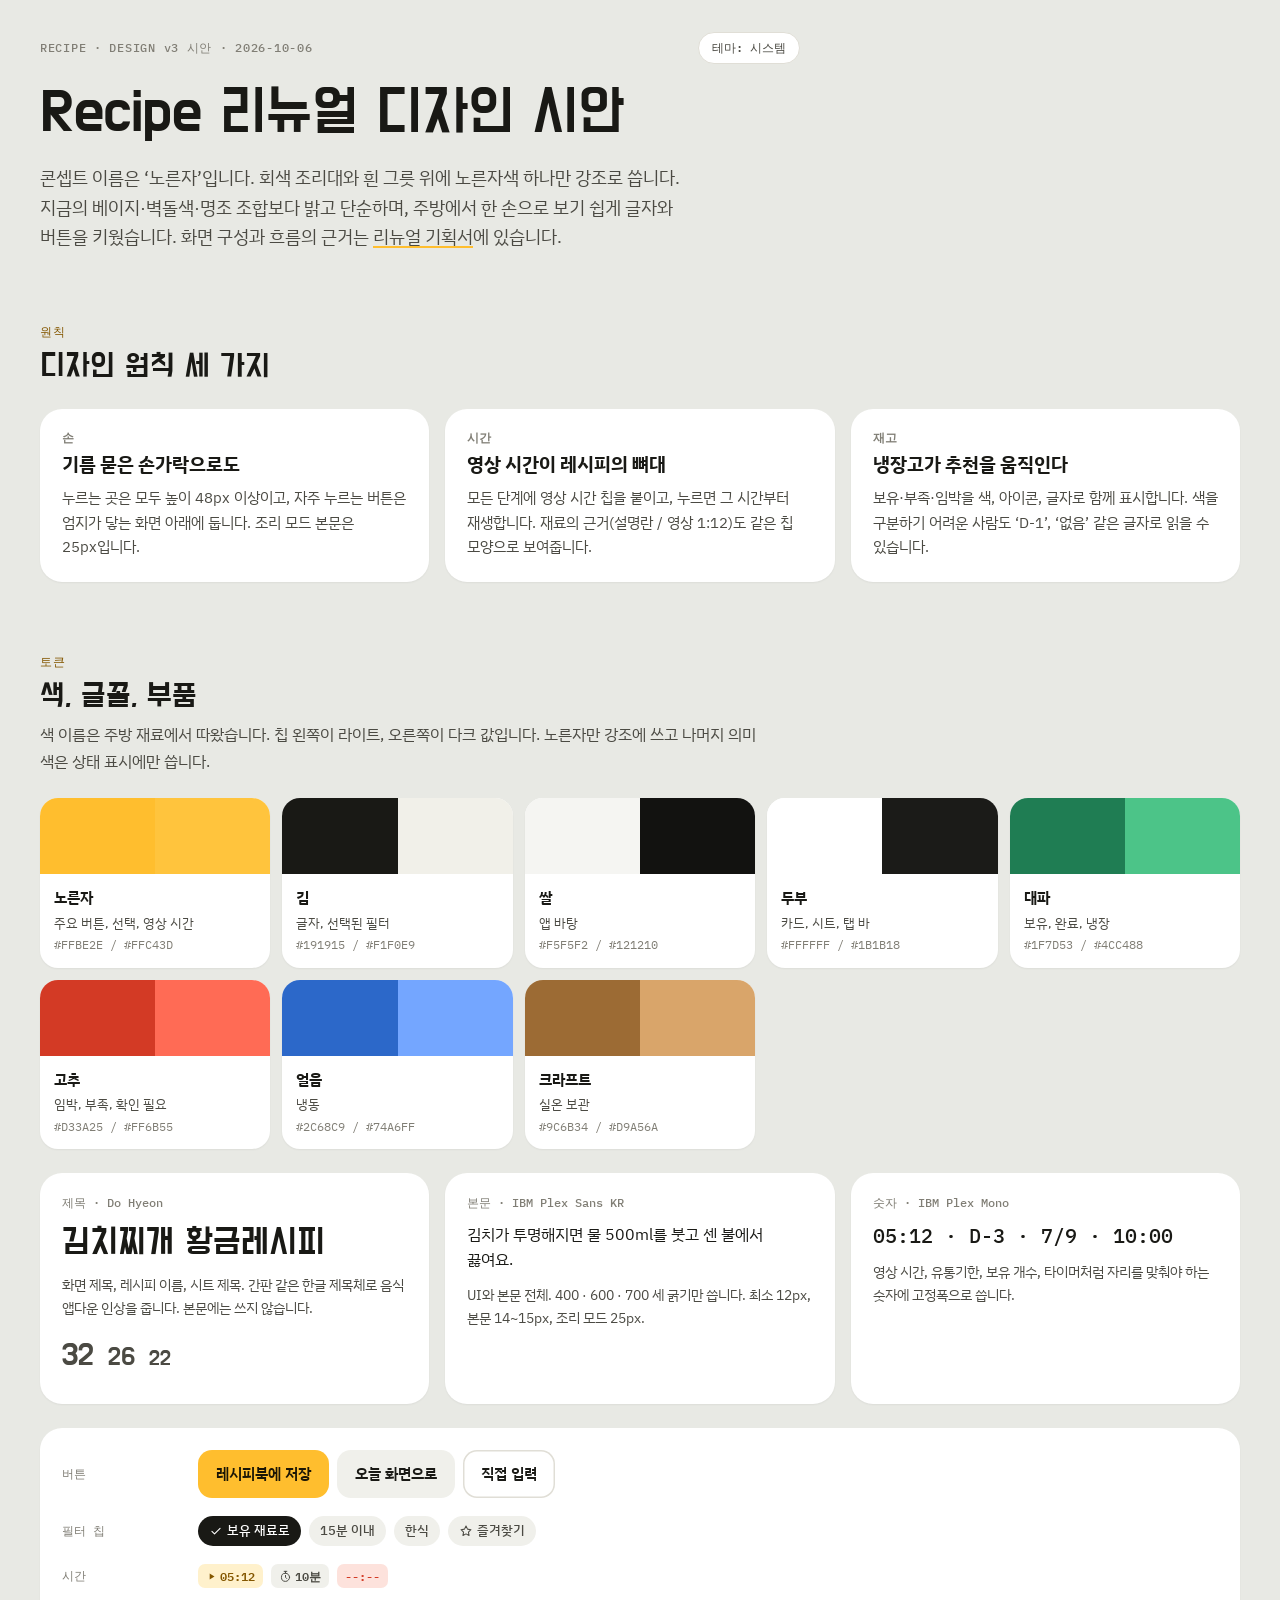
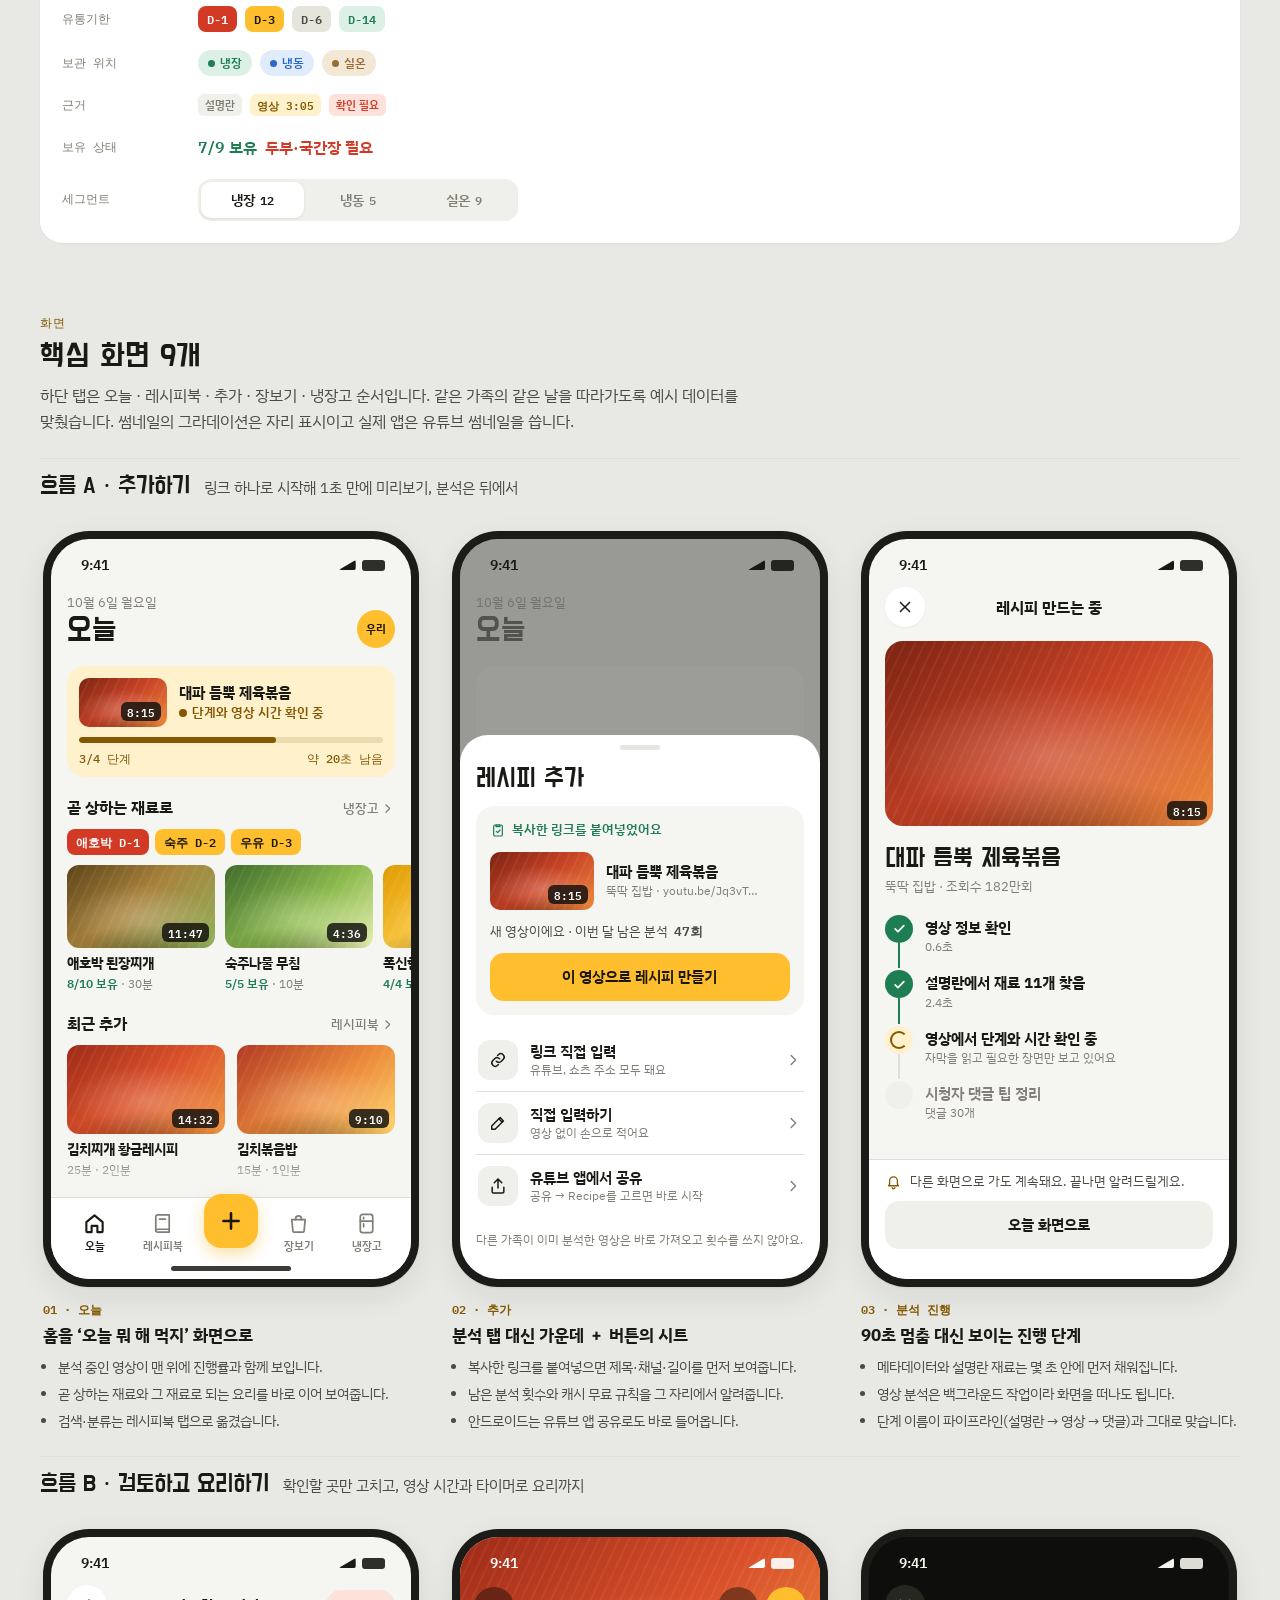
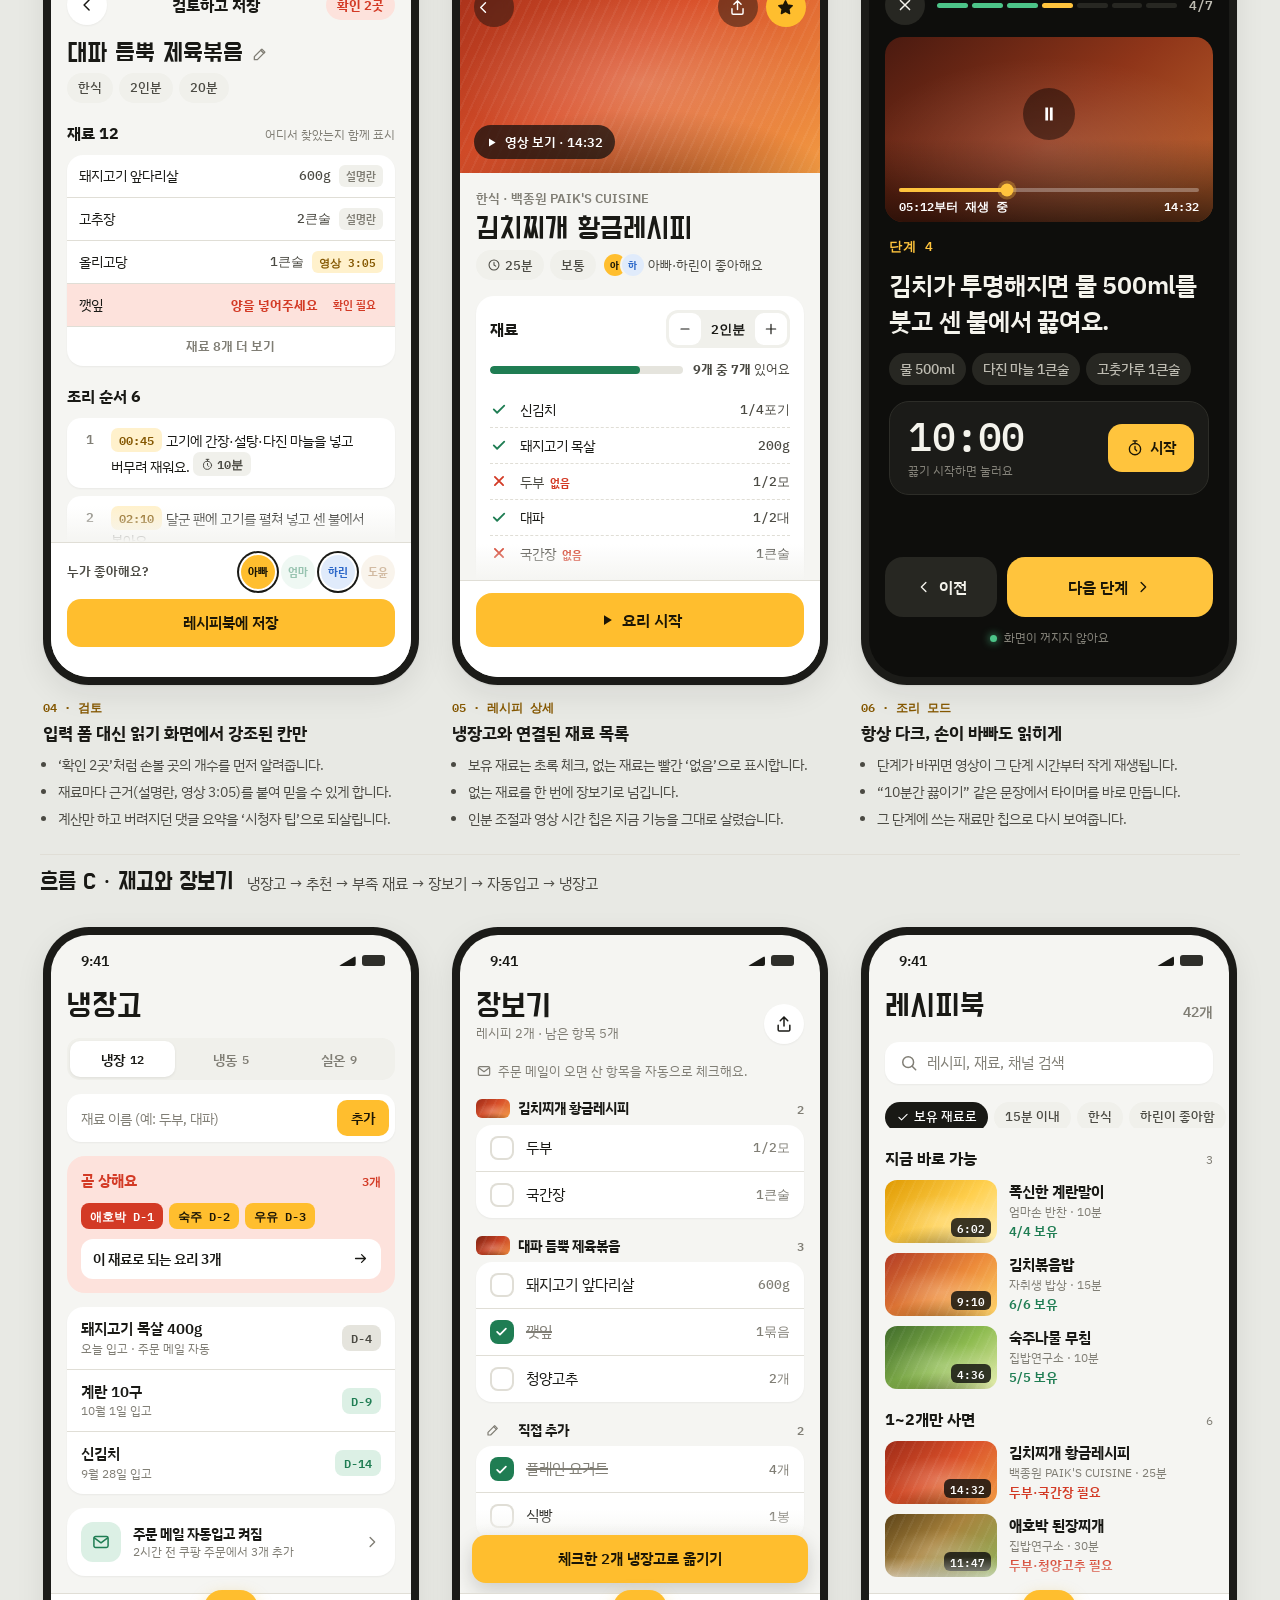
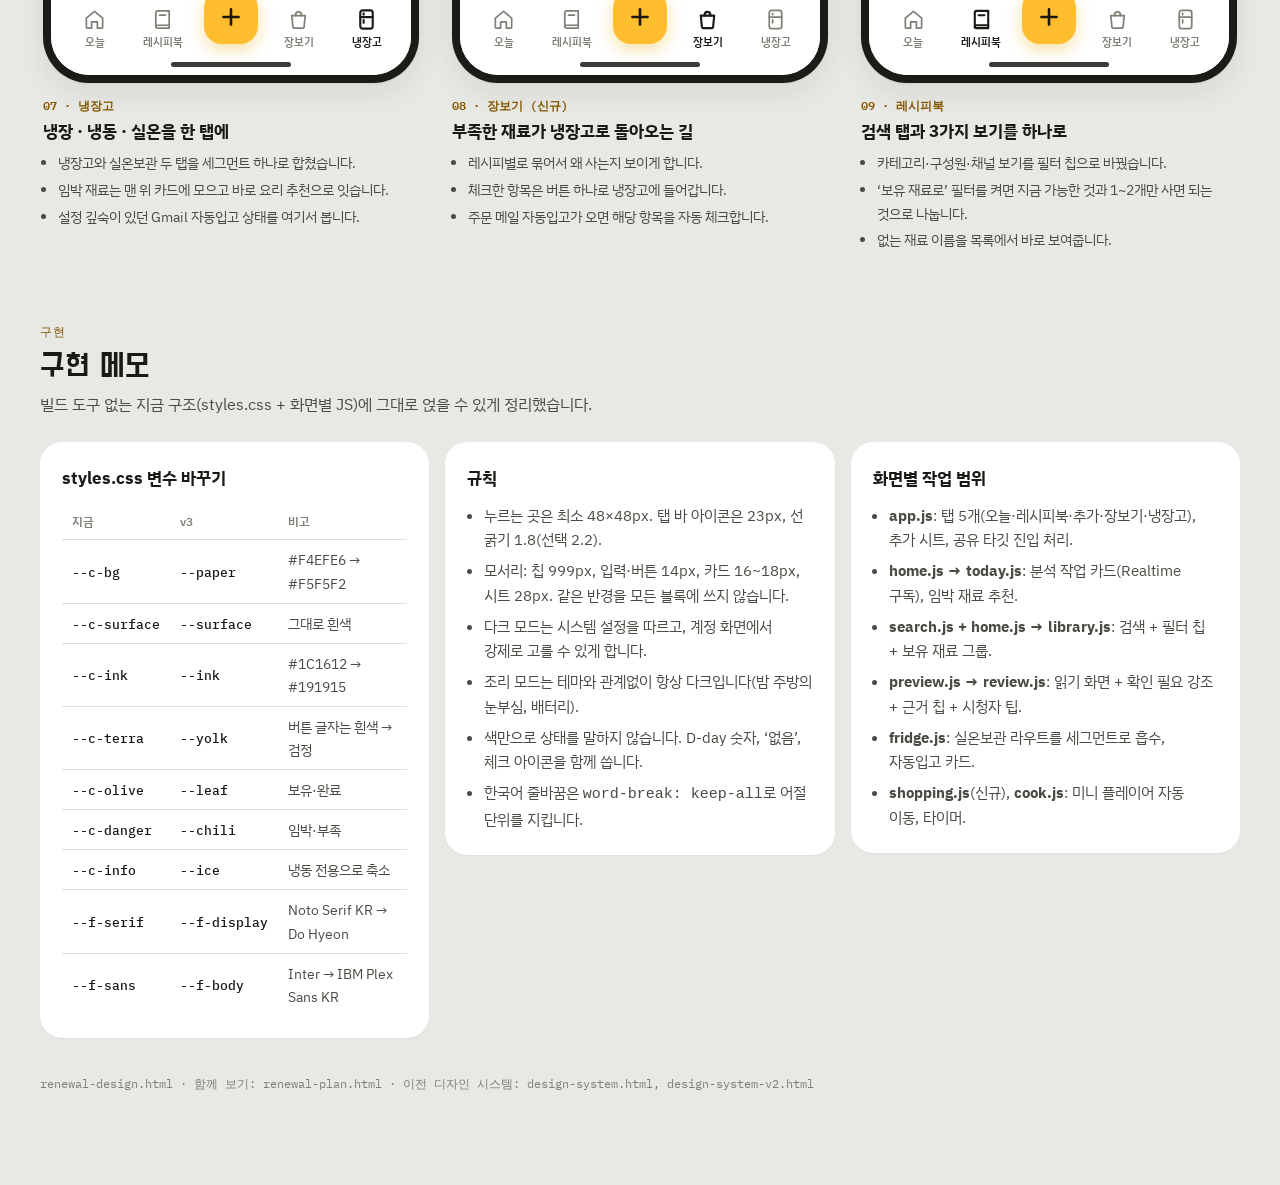
<file: renewal-design.html>
<!doctype html>
<html lang="ko">
<head>
<meta charset="utf-8">
<meta name="viewport" content="width=device-width, initial-scale=1, viewport-fit=cover">
<title>Recipe 리뉴얼 디자인 시안</title>
<link rel="preconnect" href="https://fonts.googleapis.com">
<link rel="preconnect" href="https://fonts.gstatic.com" crossorigin>
<link rel="stylesheet" href="https://fonts.googleapis.com/css2?family=Do+Hyeon&family=IBM+Plex+Mono:wght@400;500;600&family=IBM+Plex+Sans+KR:wght@400;500;600;700&display=swap">
<style>
  /* Layout: 조리대(회색) 위에 휴대폰 시안을 흐름 순서대로 3열 배치, 좁은 화면에서는 1열 + 축소.
     Palette "노른자": 회색 조리대 · 흰 그릇(두부) · 김 검정 글자 · 노른자 하나만 강조. 의미 색(대파/고추/얼음/크라프트)은 상태 전용. */
  :root {
    --counter: #e8e9e4;
    --paper: #f5f5f2;
    --surface: #ffffff;
    --fill: #f0f0eb;
    --fill-2: #e5e4dd;
    --ink: #191915;
    --ink-2: #4b4a43;
    --ink-3: #807e75;
    --line: #e0ded6;
    --yolk: #ffbe2e;
    --yolk-soft: #fff1cc;
    --yolk-text: #845700;
    --on-yolk: #1b1606;
    --leaf: #1f7d53;  --leaf-soft: #dcf0e5;
    --chili: #d33a25; --chili-soft: #fde2dc; --on-chili: #ffffff;
    --ice: #2c68c9;   --ice-soft: #e0ebfb;
    --kraft: #9c6b34; --kraft-soft: #f3e7d6;
    --bezel: #1b1b18;
    --scrim: rgba(25, 25, 21, .42);
    --shadow: 0 1px 2px rgba(25,25,21,.06), 0 10px 30px rgba(25,25,21,.08);
    --card-shadow: 0 1px 2px rgba(25,25,21,.05);

    --f-display: "Do Hyeon", "IBM Plex Sans KR", "Apple SD Gothic Neo", "Malgun Gothic", sans-serif;
    --f-body: "IBM Plex Sans KR", "Apple SD Gothic Neo", "Malgun Gothic", "Noto Sans KR", system-ui, sans-serif;
    --f-mono: "IBM Plex Mono", ui-monospace, "SFMono-Regular", Menlo, Consolas, monospace;
  }
  @media (prefers-color-scheme: dark) {
    :root:not([data-theme="light"]) {
      --counter: #0c0d0b; --paper: #121210; --surface: #1b1b18; --fill: #24241f; --fill-2: #2e2e29;
      --ink: #f1f0e9; --ink-2: #c6c4ba; --ink-3: #8d8b81; --line: #2f2f2a;
      --yolk: #ffc43d; --yolk-soft: #3a2e0e; --yolk-text: #ffcf5c; --on-yolk: #1b1606;
      --leaf: #4cc488; --leaf-soft: #12301f; --chili: #ff6b55; --chili-soft: #3b1913; --on-chili: #2a0b05;
      --ice: #74a6ff; --ice-soft: #14264a; --kraft: #d9a56a; --kraft-soft: #33261a;
      --bezel: #2c2c27; --scrim: rgba(0, 0, 0, .6);
      --shadow: 0 1px 2px rgba(0,0,0,.6); --card-shadow: none;
      color-scheme: dark;
    }
  }
  :root[data-theme="dark"] {
    --counter: #0c0d0b; --paper: #121210; --surface: #1b1b18; --fill: #24241f; --fill-2: #2e2e29;
    --ink: #f1f0e9; --ink-2: #c6c4ba; --ink-3: #8d8b81; --line: #2f2f2a;
    --yolk: #ffc43d; --yolk-soft: #3a2e0e; --yolk-text: #ffcf5c; --on-yolk: #1b1606;
    --leaf: #4cc488; --leaf-soft: #12301f; --chili: #ff6b55; --chili-soft: #3b1913; --on-chili: #2a0b05;
    --ice: #74a6ff; --ice-soft: #14264a; --kraft: #d9a56a; --kraft-soft: #33261a;
    --bezel: #2c2c27; --scrim: rgba(0, 0, 0, .6);
    --shadow: 0 1px 2px rgba(0,0,0,.6); --card-shadow: none;
    color-scheme: dark;
  }

  * { box-sizing: border-box; }
  html { -webkit-text-size-adjust: 100%; }
  body {
    margin: 0; background: var(--counter); color: var(--ink);
    font-family: var(--f-body); font-size: 16px; line-height: 1.65;
    word-break: keep-all; overflow-wrap: break-word; -webkit-font-smoothing: antialiased;
  }
  button { font: inherit; color: inherit; }
  :focus-visible { outline: 3px solid var(--yolk); outline-offset: 2px; border-radius: 6px; }
  .page { padding-inline: 16px; padding-block: 32px 80px; }
  .wrap { max-width: 1200px; margin: 0 auto; display: grid; gap: 72px; }
  .ic { width: 20px; height: 20px; fill: none; stroke: currentColor; stroke-width: 1.8; stroke-linecap: round; stroke-linejoin: round; flex-shrink: 0; }

  /* ───────── 문서 머리 ───────── */
  .doc-head { display: grid; gap: 18px; max-width: 760px; }
  .doc-top { display: flex; flex-wrap: wrap; gap: 12px; align-items: center; justify-content: space-between; max-width: 1200px; }
  .eyebrow { font: 500 12px/1.4 var(--f-mono); letter-spacing: .06em; color: var(--ink-3); }
  h1 { font-family: var(--f-display); font-weight: 400; font-size: clamp(2.5rem, 7vw, 3.75rem); line-height: 1.05; margin: 0; text-wrap: balance; }
  .lede { margin: 0; font-size: 1.125rem; color: var(--ink-2); max-width: 62ch; }
  .lede a, .doc a { color: inherit; text-decoration-color: var(--yolk); text-decoration-thickness: 2px; text-underline-offset: 3px; }
  .theme-btn { font: 500 12px/1 var(--f-mono); color: var(--ink-2); background: var(--surface); border: 1px solid var(--line); border-radius: 999px; padding: 9px 13px; cursor: pointer; }
  .theme-btn:hover { background: var(--fill); }

  .sec { display: grid; gap: 24px; }
  .sec-head { display: grid; gap: 6px; max-width: 720px; }
  .sec-label { font: 500 12px/1.4 var(--f-mono); letter-spacing: .06em; color: var(--yolk-text); }
  h2 { font-family: var(--f-display); font-weight: 400; font-size: 2rem; line-height: 1.2; margin: 0; text-wrap: balance; }
  .sec-head p { margin: 0; color: var(--ink-2); }

  .principles { display: grid; grid-template-columns: repeat(auto-fit, minmax(260px, 1fr)); gap: 16px; }
  .principle { background: var(--surface); border-radius: 22px; padding: 22px; display: grid; gap: 8px; align-content: start; box-shadow: var(--card-shadow); }
  .principle .k { font: 600 12px/1 var(--f-mono); color: var(--ink-3); }
  .principle h3 { margin: 0; font-size: 1.1875rem; line-height: 1.4; }
  .principle p { margin: 0; color: var(--ink-2); font-size: .9375rem; }

  /* ───────── 토큰 ───────── */
  .swatches { display: grid; grid-template-columns: repeat(auto-fill, minmax(min(100%, 200px), 1fr)); gap: 12px; }
  .sw { background: var(--surface); border-radius: 18px; overflow: hidden; box-shadow: var(--card-shadow); display: grid; }
  .sw-chip { height: 76px; display: grid; grid-template-columns: 1fr 1fr; }
  .sw-chip span { display: block; }
  .sw-body { padding: 12px 14px 14px; display: grid; gap: 2px; }
  .sw-body b { font-size: .9375rem; }
  .sw-body small { color: var(--ink-2); font-size: .8125rem; }
  .sw-body code { font: 400 11.5px/1.5 var(--f-mono); color: var(--ink-3); }

  .type-grid { display: grid; grid-template-columns: repeat(auto-fit, minmax(min(100%, 320px), 1fr)); gap: 16px; }
  .type-card { background: var(--surface); border-radius: 22px; padding: 22px; display: grid; gap: 10px; align-content: start; box-shadow: var(--card-shadow); }
  .type-card .lbl { font: 500 12px/1.4 var(--f-mono); color: var(--ink-3); }
  .spec-display { font-family: var(--f-display); font-size: 2.25rem; line-height: 1.15; }
  .spec-body { font-size: 1rem; line-height: 1.6; }
  .spec-mono { font: 500 1.25rem/1.4 var(--f-mono); font-variant-numeric: tabular-nums; }
  .type-card p { margin: 0; color: var(--ink-2); font-size: .875rem; }
  .scale { display: flex; flex-wrap: wrap; gap: 6px 14px; align-items: baseline; color: var(--ink-2); }
  .scale span { font-family: var(--f-display); }

  .comp-board { background: var(--surface); border-radius: 22px; padding: 22px; display: grid; gap: 18px; box-shadow: var(--card-shadow); }
  .comp-row { display: grid; grid-template-columns: 120px 1fr; gap: 16px; align-items: center; }
  .comp-row > span { font: 500 12px/1.4 var(--f-mono); color: var(--ink-3); }
  .comp-row > div { display: flex; flex-wrap: wrap; gap: 8px; align-items: center; min-width: 0; }
  @media (max-width: 560px) { .comp-row { grid-template-columns: 1fr; gap: 8px; } }

  /* ───────── 공통 앱 컴포넌트 (휴대폰 안과 토큰 보드 모두 사용) ───────── */
  .btn { display: inline-flex; align-items: center; justify-content: center; gap: 6px; height: 48px; padding: 0 18px; border-radius: 14px; border: 0; font-weight: 600; font-size: 15px; cursor: pointer; white-space: nowrap; }
  .btn .ic { width: 18px; height: 18px; }
  .btn.primary { background: var(--yolk); color: var(--on-yolk); }
  .btn.secondary { background: var(--fill); color: var(--ink); }
  .btn.ghost { background: transparent; color: var(--ink); box-shadow: inset 0 0 0 1.5px var(--line); }
  .btn.block { width: 100%; }
  .btn.sm { height: 40px; font-size: 14px; border-radius: 12px; }
  .btn.lg { height: 54px; font-size: 16px; border-radius: 16px; }

  .chip { display: inline-flex; align-items: center; gap: 4px; height: 30px; padding: 0 11px; border-radius: 999px; background: var(--fill); color: var(--ink-2); font-size: 13px; font-weight: 500; white-space: nowrap; }
  .chip .ic { width: 14px; height: 14px; }
  .chip.on { background: var(--ink); color: var(--surface); }
  .ts { display: inline-flex; align-items: center; gap: 3px; height: 24px; padding: 0 8px; border-radius: 7px; background: var(--yolk-soft); color: var(--yolk-text); font: 600 12px/1 var(--f-mono); font-variant-numeric: tabular-nums; white-space: nowrap; }
  .ts .ic { width: 11px; height: 11px; }
  .ts.need { background: var(--chili-soft); color: var(--chili); }
  .timer-chip { display: inline-flex; align-items: center; gap: 3px; height: 24px; padding: 0 8px; border-radius: 7px; background: var(--fill); color: var(--ink-2); font: 600 12px/1 var(--f-mono); white-space: nowrap; vertical-align: 1px; }
  .timer-chip .ic { width: 13px; height: 13px; }
  .dday { display: inline-flex; align-items: center; height: 26px; padding: 0 9px; border-radius: 8px; font: 600 12px/1 var(--f-mono); white-space: nowrap; }
  .dday.d1 { background: var(--chili); color: var(--on-chili); }
  .dday.d2 { background: var(--yolk); color: var(--on-yolk); }
  .dday.d3 { background: var(--fill-2); color: var(--ink-2); }
  .dday.d4 { background: var(--leaf-soft); color: var(--leaf); }
  .store { display: inline-flex; align-items: center; gap: 5px; height: 26px; padding: 0 10px; border-radius: 999px; font-size: 12px; font-weight: 600; }
  .store::before { content: ""; width: 7px; height: 7px; border-radius: 50%; background: currentColor; }
  .store.fridge { background: var(--leaf-soft); color: var(--leaf); }
  .store.freezer { background: var(--ice-soft); color: var(--ice); }
  .store.pantry { background: var(--kraft-soft); color: var(--kraft); }
  .ev { display: inline-flex; align-items: center; height: 22px; padding: 0 7px; border-radius: 6px; font-size: 11px; font-weight: 600; background: var(--fill); color: var(--ink-3); white-space: nowrap; }
  .ev.v { background: var(--yolk-soft); color: var(--yolk-text); font-family: var(--f-mono); }
  .ev.warn { background: var(--chili-soft); color: var(--chili); }
  .have { color: var(--leaf); font-weight: 600; }
  .lack { color: var(--chili); font-weight: 600; }
  .seg { display: grid; grid-auto-flow: column; grid-auto-columns: 1fr; background: var(--fill); border-radius: 13px; padding: 3px; gap: 3px; }
  .seg span { display: flex; align-items: center; justify-content: center; gap: 5px; height: 36px; border-radius: 10px; font-size: 14px; font-weight: 600; color: var(--ink-3); }
  .seg span b { font: 600 12px/1 var(--f-mono); }
  .seg span.on { background: var(--surface); color: var(--ink); box-shadow: 0 1px 3px rgba(0,0,0,.08); }
  .av { display: inline-grid; place-items: center; width: 34px; height: 34px; border-radius: 50%; font-size: 13px; font-weight: 700; flex-shrink: 0; }
  .av.a1 { background: var(--yolk); color: var(--on-yolk); }
  .av.a2 { background: var(--leaf-soft); color: var(--leaf); }
  .av.a3 { background: var(--ice-soft); color: var(--ice); }
  .av.a4 { background: var(--kraft-soft); color: var(--kraft); }
  .av.xs { width: 22px; height: 22px; font-size: 10px; }
  .appbar .av { font-size: 11px; width: 38px; height: 38px; }

  /* ───────── 휴대폰 프레임 ───────── */
  .flow-label { display: flex; flex-wrap: wrap; align-items: baseline; gap: 6px 14px; padding-top: 8px; border-top: 1px solid var(--line); }
  .flow-label b { font-family: var(--f-display); font-weight: 400; font-size: 1.5rem; }
  .flow-label span { color: var(--ink-2); font-size: .9375rem; }
  .shots { display: grid; grid-template-columns: 1fr; gap: 48px 28px; justify-items: center; align-items: start; }
  @media (min-width: 1200px) { .shots { grid-template-columns: repeat(3, 1fr); } }
  .shot { margin: 0; display: grid; gap: 16px; justify-items: center; width: 100%; max-width: 376px; }
  .shot figcaption { width: 100%; display: grid; gap: 6px; }
  .shot figcaption .n { font: 600 12px/1 var(--f-mono); color: var(--yolk-text); }
  .shot figcaption b { font-size: 1.0625rem; }
  .shot figcaption ul { margin: 0; padding-left: 1.1em; color: var(--ink-2); font-size: .9rem; display: grid; gap: 3px; }

  .phone { width: 376px; height: 756px; background: var(--bezel); border-radius: 46px; padding: 8px; box-shadow: var(--shadow); flex-shrink: 0; }
  @media (max-width: 410px) { .phone { zoom: .9; } }
  @media (max-width: 374px) { .phone { zoom: .85; } }
  @media (max-width: 352px) { .phone { zoom: .8; } }
  .screen {
    position: relative; width: 360px; height: 740px; border-radius: 38px; overflow: hidden;
    background: var(--paper); color: var(--ink); display: flex; flex-direction: column;
    font-size: 14px; line-height: 1.5;
  }
  .sb { height: 46px; flex-shrink: 0; display: flex; align-items: center; justify-content: space-between; padding: 6px 26px 0 30px; font: 600 14px/1 var(--f-body); position: relative; z-index: 3; }
  .sb .sys { display: flex; gap: 6px; align-items: center; }
  .sb .sys i { display: block; background: currentColor; border-radius: 2px; }
  .sb .sig { width: 17px; height: 10px; clip-path: polygon(0 100%, 100% 0, 100% 100%); }
  .sb .bat { width: 23px; height: 11px; border-radius: 3px !important; opacity: .9; }
  .content { flex: 1; min-height: 0; overflow: hidden; padding: 4px 16px 16px; display: flex; flex-direction: column; gap: 18px; position: relative; }
  .content.tight { gap: 14px; }
  .content.fade::after { content: ""; position: absolute; left: 0; right: 0; bottom: 0; height: 36px; background: linear-gradient(transparent, var(--paper)); pointer-events: none; }

  .appbar { display: flex; align-items: flex-end; justify-content: space-between; gap: 10px; padding-top: 4px; }
  .h-screen { font-family: var(--f-display); font-size: 32px; line-height: 1.1; }
  .sub { color: var(--ink-3); font-size: 13px; }
  .icon-btn { width: 40px; height: 40px; border-radius: 50%; border: 0; background: var(--surface); display: grid; place-items: center; color: var(--ink); box-shadow: var(--card-shadow); cursor: pointer; flex-shrink: 0; }
  .icon-btn .ic { width: 20px; height: 20px; }
  .topbar { display: flex; align-items: center; justify-content: space-between; gap: 10px; padding: 2px 16px 10px; flex-shrink: 0; }
  .topbar .tt { font-weight: 700; font-size: 16px; }
  .w40 { width: 40px; }

  .blk { display: grid; gap: 10px; }
  .blk-h { display: flex; align-items: baseline; justify-content: space-between; gap: 8px; }
  .blk-h .h { font-weight: 700; font-size: 16px; }
  .blk-h .more { display: inline-flex; align-items: center; gap: 1px; color: var(--ink-3); font-size: 13px; font-weight: 500; }
  .blk-h .more .ic { width: 15px; height: 15px; }
  .tiny { font-size: 12px; color: var(--ink-3); }
  .chips { display: flex; gap: 6px; flex-wrap: wrap; }
  .chips.nowrap { flex-wrap: nowrap; overflow: hidden; margin-right: -16px; }

  .thumb { position: relative; border-radius: 14px; aspect-ratio: 16 / 9; max-width: 100%; overflow: hidden; flex-shrink: 0; isolation: isolate; }
  .thumb::before { content: ""; position: absolute; inset: 0; background:
      radial-gradient(ellipse 70% 55% at 50% 62%, rgba(255,255,255,.22), transparent 70%),
      radial-gradient(ellipse 85% 60% at 50% 115%, rgba(0,0,0,.38), transparent 70%); z-index: -1; }
  .thumb::after { content: ""; position: absolute; inset: 0; background: repeating-linear-gradient(115deg, rgba(255,255,255,.05) 0 2px, transparent 2px 9px); z-index: -1; }
  .dur { position: absolute; right: 6px; bottom: 6px; background: rgba(15,15,13,.82); color: #fff; font: 600 11px/1 var(--f-mono); padding: 4px 6px; border-radius: 6px; }
  /* 음식 색 자리 표시 썸네일 (실제 앱은 i.ytimg.com 썸네일) */
  .t-stew { background: linear-gradient(140deg, #9e2a17, #d9502a 48%, #f29a43); }
  .t-pork { background: linear-gradient(140deg, #7d2312, #c84326 50%, #ee8a3c); }
  .t-egg  { background: linear-gradient(140deg, #e09a00, #ffcf4d 55%, #fff0b5); }
  .t-zuc  { background: linear-gradient(140deg, #5c4318, #a8823c 45%, #8fb25a); }
  .t-bean { background: linear-gradient(140deg, #3f6b2a, #8dbb4f 55%, #e7efb0); }
  .t-rice { background: linear-gradient(140deg, #b23a24, #ec8a3a 55%, #ffd56a); }

  .card { background: var(--surface); border-radius: 18px; padding: 14px; box-shadow: var(--card-shadow); }

  /* 탭 바 */
  .tb { flex-shrink: 0; height: 82px; padding: 8px 10px 24px; background: var(--surface); border-top: 1px solid var(--line); display: grid; grid-template-columns: repeat(5, 1fr); align-items: center; position: relative; z-index: 2; }
  .tb a { display: grid; justify-items: center; gap: 3px; font-size: 11px; font-weight: 600; color: var(--ink-3); text-decoration: none; }
  .tb a .ic { width: 23px; height: 23px; }
  .tb a.on { color: var(--ink); }
  .tb a.on .ic { stroke-width: 2.2; }
  .tb a.add { position: relative; top: -12px; }
  .tb a.add .plus { width: 54px; height: 54px; border-radius: 18px; background: var(--yolk); color: var(--on-yolk); display: grid; place-items: center; box-shadow: 0 6px 16px rgba(233,168,0,.35); }
  .tb a.add .plus .ic { width: 26px; height: 26px; stroke-width: 2.4; }
  .home-ind { position: absolute; left: 50%; bottom: 8px; width: 120px; height: 5px; border-radius: 3px; background: var(--ink); opacity: .85; transform: translateX(-50%); }
  .cta-bar { flex-shrink: 0; background: var(--surface); border-top: 1px solid var(--line); padding: 12px 16px 30px; display: grid; gap: 10px; position: relative; z-index: 2; }

  /* ① 오늘 */
  .job { background: var(--yolk-soft); border-radius: 18px; padding: 12px; display: grid; gap: 10px; }
  .job-row { display: flex; gap: 12px; align-items: center; }
  .job-row .thumb { width: 88px; border-radius: 10px; }
  .job-row .t { font-weight: 700; font-size: 15px; line-height: 1.35; }
  .job-row .s { font-size: 12.5px; color: var(--yolk-text); font-weight: 600; display: flex; align-items: center; gap: 5px; }
  .pulse { width: 8px; height: 8px; border-radius: 50%; background: var(--yolk-text); animation: pulse 1.4s ease-in-out infinite; }
  @keyframes pulse { 50% { opacity: .3; } }
  .meter { height: 6px; border-radius: 3px; background: rgba(132,87,0,.15); overflow: hidden; }
  .meter span { display: block; height: 100%; background: var(--yolk-text); border-radius: 3px; }
  .job-foot { display: flex; justify-content: space-between; font: 500 11.5px/1 var(--f-mono); color: var(--yolk-text); }
  .hscroll { display: flex; gap: 10px; margin-right: -16px; overflow: hidden; }
  .mini { width: 148px; flex-shrink: 0; display: grid; gap: 6px; }
  .mini .thumb, .tile .thumb { border-radius: 12px; }
  .mini .t, .tile .t { font-weight: 700; font-size: 14px; line-height: 1.35; }
  .mini .s, .tile .s { font-size: 12px; color: var(--ink-3); margin-top: -4px; }
  .grid2 { display: grid; grid-template-columns: 1fr 1fr; gap: 12px; }
  .tile { display: grid; gap: 6px; min-width: 0; }

  /* ② 추가 시트 */
  .under { opacity: .55; filter: saturate(.6); }
  .ghost-block { height: 92px; border-radius: 18px; background: var(--surface); }
  .ghost-line { height: 14px; width: 60%; border-radius: 7px; background: var(--fill-2); }
  .scrim { position: absolute; inset: 0; background: var(--scrim); z-index: 4; }
  .sheet { position: absolute; left: 0; right: 0; bottom: 0; z-index: 5; background: var(--surface); border-radius: 28px 28px 38px 38px; padding: 10px 16px 30px; display: grid; gap: 14px; }
  .handle { width: 40px; height: 5px; border-radius: 3px; background: var(--fill-2); justify-self: center; }
  .sheet-h { font-family: var(--f-display); font-size: 26px; line-height: 1.1; }
  .paste { background: var(--paper); border-radius: 18px; padding: 14px; display: grid; gap: 12px; }
  .paste-top { display: flex; align-items: center; gap: 6px; font-size: 13px; font-weight: 600; color: var(--leaf); }
  .paste-top .ic { width: 16px; height: 16px; }
  .vrow { display: flex; gap: 12px; align-items: center; }
  .vrow .thumb { width: 104px; border-radius: 10px; }
  .vrow .t { font-weight: 700; font-size: 15px; line-height: 1.35; }
  .vrow .s { font-size: 12px; color: var(--ink-3); }
  .quota { display: flex; align-items: center; gap: 6px; font-size: 12.5px; color: var(--ink-2); }
  .quota b { font-family: var(--f-mono); font-weight: 600; }
  .opts { display: grid; }
  .opt { display: flex; align-items: center; gap: 12px; padding: 11px 2px; border-bottom: 1px solid var(--line); }
  .opt:last-child { border-bottom: 0; }
  .opt-ic { width: 40px; height: 40px; border-radius: 12px; background: var(--fill); display: grid; place-items: center; flex-shrink: 0; }
  .opt-t { flex: 1; display: grid; font-weight: 600; font-size: 15px; line-height: 1.35; }
  .opt-t small { font-weight: 400; font-size: 12px; color: var(--ink-3); }
  .opt > .ic { color: var(--ink-3); width: 18px; height: 18px; }
  .sheet-note { margin: 0; font-size: 12px; color: var(--ink-3); }

  /* ③ 분석 진행 */
  .thumb.wide { width: 100%; border-radius: 18px; }
  .h-title { font-family: var(--f-display); font-size: 26px; line-height: 1.15; }
  .h-title.lg { font-size: 30px; }
  .progress { list-style: none; margin: 0; padding: 0; display: grid; gap: 0; }
  .progress li { display: grid; grid-template-columns: 28px 1fr; gap: 12px; position: relative; padding-bottom: 14px; }
  .progress li:not(:last-child)::after { content: ""; position: absolute; left: 13px; top: 28px; bottom: 2px; width: 2px; background: var(--line); }
  .progress li.done:not(:last-child)::after { background: var(--leaf); }
  .progress .st { width: 28px; height: 28px; border-radius: 50%; display: grid; place-items: center; background: var(--fill); }
  .progress .done .st { background: var(--leaf); color: var(--surface); }
  .progress .done .st .ic { width: 15px; height: 15px; stroke-width: 2.6; }
  .progress .now .st { background: var(--yolk-soft); }
  .progress .now .st::before { content: ""; width: 14px; height: 14px; border-radius: 50%; border: 2.5px solid var(--yolk-text); border-right-color: transparent; animation: spin .9s linear infinite; }
  @keyframes spin { to { transform: rotate(360deg); } }
  .progress b { display: block; font-size: 14.5px; line-height: 1.4; padding-top: 3px; }
  .progress small { display: block; font-size: 12px; color: var(--ink-3); }
  .progress .now b { color: var(--ink); }
  .progress li:not(.done):not(.now) b { color: var(--ink-3); font-weight: 600; }
  .cta-note { margin: 0; display: flex; gap: 8px; align-items: flex-start; font-size: 12.5px; color: var(--ink-2); }
  .cta-note .ic { width: 17px; height: 17px; color: var(--yolk-text); margin-top: 1px; }

  /* ④ 검토 */
  .flag-pill { display: inline-flex; align-items: center; gap: 4px; height: 30px; padding: 0 11px; border-radius: 999px; background: var(--chili-soft); color: var(--chili); font-size: 12.5px; font-weight: 700; white-space: nowrap; }
  .title-edit { display: flex; align-items: center; gap: 8px; }
  .title-edit .ic { color: var(--ink-3); width: 18px; height: 18px; }
  .rows { list-style: none; margin: 0; padding: 0; background: var(--surface); border-radius: 16px; box-shadow: var(--card-shadow); }
  .rows li { display: grid; grid-template-columns: 1fr auto auto; gap: 8px; align-items: center; padding: 10px 12px; border-bottom: 1px solid var(--line); font-size: 14px; }
  .rows li:last-child { border-bottom: 0; }
  .rows .q { font: 500 13px/1 var(--f-mono); color: var(--ink-2); }
  .rows li.need { background: var(--chili-soft); }
  .rows li.need .q { color: var(--chili); font-family: var(--f-body); font-weight: 700; font-size: 12.5px; }
  .rows li:first-child { border-radius: 16px 16px 0 0; }
  .rows li.more-row { display: block; text-align: center; color: var(--ink-3); font-size: 13px; font-weight: 600; border-radius: 0 0 16px 16px; }
  .rsteps { list-style: none; margin: 0; padding: 0; display: grid; gap: 8px; }
  .rsteps li { display: grid; grid-template-columns: 22px 1fr; gap: 10px; align-items: start; background: var(--surface); border-radius: 14px; padding: 10px 12px; box-shadow: var(--card-shadow); }
  .rsteps .no { font: 600 13px/22px var(--f-mono); color: var(--ink-3); text-align: center; }
  .rsteps p { margin: 0; font-size: 14px; line-height: 1.55; }
  .rsteps .ts { margin-right: 4px; vertical-align: 1px; }
  .rsteps li.need { background: var(--chili-soft); box-shadow: none; }
  .rsteps em { font-style: normal; font-size: 12px; font-weight: 700; color: var(--chili); }
  .tips { background: var(--surface); border-radius: 16px; padding: 12px 14px; display: grid; gap: 8px; box-shadow: var(--card-shadow); }
  .tip { margin: 0; display: grid; grid-template-columns: 18px 1fr; gap: 8px; font-size: 13.5px; color: var(--ink-2); }
  .tip .ic { width: 17px; height: 17px; color: var(--yolk-text); margin-top: 2px; }
  .who { display: flex; align-items: center; gap: 6px; }
  .who-l { flex: 1; font-size: 13px; font-weight: 600; color: var(--ink-2); }
  .who .av { width: 34px; height: 34px; font-size: 11px; opacity: .45; }
  .who .av.on { opacity: 1; box-shadow: 0 0 0 2px var(--surface), 0 0 0 4px var(--ink); }

  /* ⑤ 상세 */
  .hero { position: relative; width: 100%; aspect-ratio: 360 / 236; border-radius: 0; flex-shrink: 0; }
  .hero .sb { color: #fff; }
  .hero-top { position: absolute; top: 50px; left: 14px; right: 14px; display: flex; justify-content: space-between; }
  .hero-top > span { display: flex; gap: 8px; }
  .round { width: 40px; height: 40px; border-radius: 50%; border: 0; background: rgba(15,15,13,.45); color: #fff; display: grid; place-items: center; backdrop-filter: blur(6px); }
  .round .ic { width: 19px; height: 19px; }
  .round.on { background: var(--yolk); color: var(--on-yolk); }
  .round.on .ic { fill: currentColor; }
  .hero-play { position: absolute; left: 14px; bottom: 14px; display: inline-flex; align-items: center; gap: 6px; height: 34px; padding: 0 12px 0 10px; border-radius: 999px; background: rgba(15,15,13,.72); color: #fff; font: 600 12.5px/1 var(--f-body); }
  .hero-play .ic { width: 15px; height: 15px; }
  .detail { padding-top: 16px; gap: 16px; }
  .kicker { font-size: 12.5px; color: var(--ink-3); font-weight: 600; }
  .t-block { display: grid; gap: 4px; }
  .meta-row { display: flex; gap: 6px; flex-wrap: wrap; align-items: center; }
  .likes { display: inline-flex; align-items: center; gap: 4px; font-size: 12.5px; color: var(--ink-2); margin-left: 2px; }
  .likes .av + .av { margin-left: -8px; box-shadow: 0 0 0 2px var(--paper); }
  .ing-card { display: grid; gap: 12px; }
  .ing-head { display: flex; align-items: center; justify-content: space-between; }
  .ing-head .h { font-weight: 700; font-size: 16px; }
  .stepper { display: flex; align-items: center; gap: 4px; background: var(--fill); border-radius: 12px; padding: 3px; }
  .stepper span { width: 32px; height: 32px; display: grid; place-items: center; border-radius: 9px; background: var(--surface); }
  .stepper span .ic { width: 16px; height: 16px; }
  .stepper b { font: 600 13px/1 var(--f-mono); padding: 0 6px; }
  .have-bar { display: grid; grid-template-columns: 1fr auto; gap: 10px; align-items: center; font-size: 13px; color: var(--ink-2); }
  .have-meter { height: 8px; border-radius: 4px; background: var(--fill-2); overflow: hidden; }
  .have-meter span { display: block; height: 100%; background: var(--leaf); border-radius: 4px; }
  .ing2 { list-style: none; margin: 0; padding: 0; display: grid; }
  .ing2 li { display: grid; grid-template-columns: 22px 1fr auto; gap: 8px; align-items: center; padding: 7px 0; border-bottom: 1px dashed var(--line); font-size: 14px; }
  .ing2 li:last-child { border-bottom: 0; }
  .ing2 li .ic { width: 18px; height: 18px; stroke-width: 2.4; }
  .ing2 li.ok .ic { color: var(--leaf); }
  .ing2 li.no { color: var(--ink-2); }
  .ing2 li.no .ic { color: var(--chili); }
  .ing2 .q { font: 500 13px/1 var(--f-mono); color: var(--ink-2); }
  .ing2 li.no em { font-style: normal; font-size: 11px; font-weight: 700; color: var(--chili); margin-left: 6px; }

  /* ⑥ 조리 모드 — 항상 다크 */
  .cook {
    --k-bg: #0e0e0c; --k-surface: #1b1b18; --k-fill: #272722; --k-ink: #f4f3ec; --k-ink-2: #bdbbb1; --k-ink-3: #85837a; --k-line: #2d2d28;
    --k-yolk: #ffc43d; --k-on-yolk: #1b1606; --k-leaf: #4cc488;
    background: var(--k-bg); color: var(--k-ink);
  }
  .cook .home-ind { background: var(--k-ink); }
  .cook-top { display: flex; align-items: center; gap: 12px; padding: 2px 16px 12px; }
  .cook-top .x { width: 40px; height: 40px; border-radius: 50%; background: var(--k-fill); display: grid; place-items: center; color: var(--k-ink); }
  .segs { flex: 1; display: grid; grid-template-columns: repeat(7, 1fr); gap: 4px; }
  .segs i { height: 5px; border-radius: 3px; background: var(--k-fill); }
  .segs i.d { background: var(--k-leaf); }
  .segs i.c { background: var(--k-yolk); }
  .cook-count { font: 600 13px/1 var(--f-mono); color: var(--k-ink-2); }
  .player { margin: 0 16px; border-radius: 18px; aspect-ratio: 16 / 9; position: relative; overflow: hidden; background: linear-gradient(140deg, #4a1a10, #8f3519 50%, #c2662e); }
  .player::before { content: ""; position: absolute; inset: 0; background: radial-gradient(ellipse 80% 70% at 50% 60%, rgba(255,255,255,.12), transparent 70%), linear-gradient(transparent 55%, rgba(0,0,0,.65)); }
  .pl-mid { position: absolute; left: 50%; top: 42%; transform: translate(-50%, -50%); width: 52px; height: 52px; border-radius: 50%; background: rgba(0,0,0,.45); display: grid; place-items: center; color: #fff; }
  .pl-mid .ic { width: 22px; height: 22px; }
  .pl-bar { position: absolute; left: 14px; right: 14px; bottom: 30px; height: 4px; border-radius: 2px; background: rgba(255,255,255,.3); }
  .pl-fill { position: absolute; left: 0; top: 0; bottom: 0; border-radius: 2px; background: var(--k-yolk); }
  .pl-mark { position: absolute; top: 50%; width: 13px; height: 13px; border-radius: 50%; background: var(--k-yolk); transform: translate(-50%, -50%); box-shadow: 0 0 0 3px rgba(255,196,61,.3); }
  .pl-meta { position: absolute; left: 14px; right: 14px; bottom: 9px; display: flex; justify-content: space-between; font: 600 11.5px/1 var(--f-mono); color: #fff; }
  .cook-body { flex: 1; min-height: 0; padding: 18px 20px 0; display: flex; flex-direction: column; gap: 14px; }
  .cook-label { font: 600 13px/1 var(--f-mono); color: var(--k-yolk); letter-spacing: .04em; }
  .cook-text { margin: 0; font-size: 25px; line-height: 1.45; font-weight: 600; letter-spacing: -.01em; }
  .cook .chip { background: var(--k-fill); color: var(--k-ink-2); height: 32px; font-size: 13.5px; }
  .timer-card { margin-top: 2px; background: var(--k-surface); border: 1px solid var(--k-line); border-radius: 20px; padding: 14px 14px 14px 18px; display: flex; align-items: center; justify-content: space-between; gap: 12px; }
  .timer-digits { font: 500 40px/1 var(--f-mono); font-variant-numeric: tabular-nums; letter-spacing: -.02em; }
  .timer-cap { font-size: 12px; color: var(--k-ink-3); margin-top: 6px; }
  .cook .btn.primary { background: var(--k-yolk); color: var(--k-on-yolk); }
  .cook-nav { display: grid; grid-template-columns: 112px 1fr; gap: 10px; padding: 14px 16px 6px; }
  .cook-nav .btn { height: 60px; border-radius: 18px; font-size: 16px; }
  .btn.prev { background: var(--k-fill); color: var(--k-ink); }
  .cook-foot { display: flex; align-items: center; justify-content: center; gap: 7px; font-size: 12px; color: var(--k-ink-3); padding: 6px 0 30px; }
  .led { width: 7px; height: 7px; border-radius: 50%; background: var(--k-leaf); box-shadow: 0 0 8px var(--k-leaf); }

  /* ⑦ 냉장고 */
  .urgent { background: var(--chili-soft); border-radius: 18px; padding: 14px; display: grid; gap: 10px; }
  .urgent-h { display: flex; justify-content: space-between; align-items: baseline; }
  .urgent-h b { font-size: 15px; color: var(--chili); }
  .urgent-h span { font: 600 12px/1 var(--f-mono); color: var(--chili); }
  .urgent-cta { display: flex; align-items: center; justify-content: space-between; background: var(--surface); border-radius: 12px; padding: 10px 12px; font-size: 13.5px; font-weight: 600; }
  .urgent-cta .ic { width: 17px; height: 17px; }
  .add-row { display: flex; align-items: center; gap: 8px; height: 48px; padding: 0 6px 0 14px; border-radius: 14px; background: var(--surface); color: var(--ink-3); font-size: 14px; box-shadow: var(--card-shadow); }
  .add-row > span { flex: 1; }
  .add-row .btn { height: 36px; padding: 0 14px; border-radius: 10px; font-size: 13.5px; }
  .stock { list-style: none; margin: 0; padding: 0; background: var(--surface); border-radius: 16px; box-shadow: var(--card-shadow); }
  .stock li { display: grid; grid-template-columns: 1fr auto; gap: 10px; align-items: center; padding: 11px 14px; border-bottom: 1px solid var(--line); }
  .stock li:last-child { border-bottom: 0; }
  .stock b { display: block; font-size: 14.5px; font-weight: 600; }
  .stock small { display: block; font-size: 12px; color: var(--ink-3); }
  .ingest { display: flex; align-items: center; gap: 12px; }
  .ingest-ic { width: 40px; height: 40px; border-radius: 12px; background: var(--leaf-soft); color: var(--leaf); display: grid; place-items: center; flex-shrink: 0; }
  .ingest div { flex: 1; display: grid; line-height: 1.4; }
  .ingest b { font-size: 14px; }
  .ingest small { font-size: 12px; color: var(--ink-3); }
  .ingest > .ic { color: var(--ink-3); width: 18px; height: 18px; }

  /* ⑧ 장보기 */
  .shop-g { display: grid; gap: 6px; }
  .g-h { display: flex; align-items: center; gap: 8px; font-size: 13.5px; }
  .g-h .thumb { width: 34px; border-radius: 6px; }
  .g-h b { flex: 1; }
  .g-h span { font: 600 12px/1 var(--f-mono); color: var(--ink-3); }
  .g-ic { width: 34px; height: 19px; display: grid; place-items: center; color: var(--ink-3); }
  .g-ic .ic { width: 16px; height: 16px; }
  .shop { list-style: none; margin: 0; padding: 0; background: var(--surface); border-radius: 16px; box-shadow: var(--card-shadow); }
  .shop li { display: grid; grid-template-columns: 26px 1fr auto; gap: 10px; align-items: center; padding: 11px 14px; border-bottom: 1px solid var(--line); font-size: 14.5px; }
  .shop li:last-child { border-bottom: 0; }
  .shop em { font: normal 500 13px/1 var(--f-mono); color: var(--ink-3); }
  .cb { width: 24px; height: 24px; border-radius: 8px; box-shadow: inset 0 0 0 2px var(--line); display: grid; place-items: center; }
  .cb.on { background: var(--leaf); box-shadow: none; color: var(--surface); }
  .cb.on .ic { width: 15px; height: 15px; stroke-width: 2.8; }
  .shop li.done { color: var(--ink-3); }
  .shop li.done .nm { text-decoration: line-through; text-decoration-thickness: 1.5px; }
  .hint { margin: 0; display: flex; align-items: center; gap: 6px; font-size: 12.5px; color: var(--ink-3); }
  .hint .ic { width: 16px; height: 16px; }
  .move-bar { flex-shrink: 0; padding: 10px 12px; background: linear-gradient(transparent, var(--paper) 30%); margin-top: -20px; position: relative; z-index: 2; }
  .move-bar .btn { box-shadow: 0 8px 20px rgba(25,25,21,.18); }

  /* ⑨ 레시피북 */
  .count { font: 600 14px/1 var(--f-mono); color: var(--ink-3); padding-bottom: 6px; }
  .search { display: flex; align-items: center; gap: 8px; height: 48px; padding: 0 14px; border-radius: 14px; background: var(--surface); color: var(--ink-3); font-size: 14.5px; box-shadow: var(--card-shadow); }
  .rlist { list-style: none; margin: 0; padding: 0; display: grid; gap: 10px; }
  .rlist li { display: grid; grid-template-columns: 112px 1fr; gap: 12px; align-items: center; }
  .rlist .thumb { border-radius: 12px; }
  .rl-t { display: grid; gap: 1px; min-width: 0; }
  .rl-t b { font-size: 14.5px; line-height: 1.35; }
  .rl-t small { font-size: 12px; color: var(--ink-3); }
  .rl-t .have, .rl-t .lack { font-size: 12.5px; }

  /* ───────── 구현 메모 ───────── */
  .handoff { display: grid; grid-template-columns: repeat(auto-fit, minmax(min(100%, 340px), 1fr)); gap: 16px; align-items: start; }
  .note-card { background: var(--surface); border-radius: 22px; padding: 22px; display: grid; gap: 12px; box-shadow: var(--card-shadow); min-width: 0; }
  .note-card h3 { margin: 0; font-size: 1.0625rem; }
  .note-card ul { margin: 0; padding-left: 1.1em; display: grid; gap: 6px; color: var(--ink-2); font-size: .9375rem; }
  .map-wrap { overflow-x: auto; }
  .map { border-collapse: collapse; width: 100%; font-size: .875rem; }
  .map th, .map td { text-align: left; padding: 8px 10px; border-bottom: 1px solid var(--line); white-space: nowrap; }
  .map th { font-size: .75rem; color: var(--ink-3); font-weight: 600; }
  .map td code { font: 500 12.5px/1.4 var(--f-mono); }
  .map tr:last-child td { border-bottom: 0; }
  .map td:last-child { white-space: normal; min-width: 9em; color: var(--ink-2); }
  .doc-foot { font: 400 12px/1.6 var(--f-mono); color: var(--ink-3); }

  @media (prefers-reduced-motion: reduce) {
    .pulse, .progress .now .st::before { animation: none; }
  }
</style>
</head>
<body>
<svg width="0" height="0" style="position:absolute" aria-hidden="true" focusable="false">
  <defs>
    <symbol id="i-home" viewBox="0 0 24 24"><path d="M3.5 10.5 12 3.5l8.5 7V20a1 1 0 0 1-1 1H15v-6.5H9V21H4.5a1 1 0 0 1-1-1z"/></symbol>
    <symbol id="i-book" viewBox="0 0 24 24"><path d="M5 5a2 2 0 0 1 2-2h12v15H7a2 2 0 0 0-2 2z"/><path d="M5 20a2 2 0 0 0 2 1h12v-3"/><path d="M9 7.5h6"/></symbol>
    <symbol id="i-plus" viewBox="0 0 24 24"><path d="M12 5v14M5 12h14"/></symbol>
    <symbol id="i-minus" viewBox="0 0 24 24"><path d="M6 12h12"/></symbol>
    <symbol id="i-bag" viewBox="0 0 24 24"><path d="M5 8h14l-1.2 12.1a1 1 0 0 1-1 .9H7.2a1 1 0 0 1-1-.9z"/><path d="M9 8V7a3 3 0 0 1 6 0v1"/></symbol>
    <symbol id="i-fridge" viewBox="0 0 24 24"><rect x="5.5" y="2.5" width="13" height="19" rx="2.5"/><path d="M5.5 9.5h13M9 5.5v1.5M9 12.5v3"/></symbol>
    <symbol id="i-search" viewBox="0 0 24 24"><circle cx="11" cy="11" r="6.5"/><path d="m20 20-4.2-4.2"/></symbol>
    <symbol id="i-play" viewBox="0 0 24 24"><path d="M8 5.5v13l10.5-6.5z" fill="currentColor" stroke="none"/></symbol>
    <symbol id="i-pause" viewBox="0 0 24 24"><path d="M8 5h3v14H8zM13 5h3v14h-3z" fill="currentColor" stroke="none"/></symbol>
    <symbol id="i-clock" viewBox="0 0 24 24"><circle cx="12" cy="12" r="8.5"/><path d="M12 7.5V12l3 2"/></symbol>
    <symbol id="i-timer" viewBox="0 0 24 24"><circle cx="12" cy="13.5" r="7.5"/><path d="M12 10v3.5l2.2 2.2M9.5 2.5h5M12 2.5V6"/></symbol>
    <symbol id="i-check" viewBox="0 0 24 24"><path d="m5 12.5 4.5 4.5L19 7.5"/></symbol>
    <symbol id="i-x" viewBox="0 0 24 24"><path d="M6.5 6.5l11 11M17.5 6.5l-11 11"/></symbol>
    <symbol id="i-chev-l" viewBox="0 0 24 24"><path d="m14.5 6-6 6 6 6"/></symbol>
    <symbol id="i-chev-r" viewBox="0 0 24 24"><path d="m9.5 6 6 6-6 6"/></symbol>
    <symbol id="i-arrow-r" viewBox="0 0 24 24"><path d="M5 12h14M13.5 6.5 19 12l-5.5 5.5"/></symbol>
    <symbol id="i-share" viewBox="0 0 24 24"><path d="M12 3.5v11M7.5 8 12 3.5 16.5 8"/><path d="M5 13.5V19a1.5 1.5 0 0 0 1.5 1.5h11A1.5 1.5 0 0 0 19 19v-5.5"/></symbol>
    <symbol id="i-star" viewBox="0 0 24 24"><path d="m12 3.5 2.6 5.3 5.9.9-4.3 4.1 1 5.8L12 16.9l-5.2 2.7 1-5.8-4.3-4.1 5.9-.9z"/></symbol>
    <symbol id="i-edit" viewBox="0 0 24 24"><path d="M4.5 19.5h4l10-10-4-4-10 10z"/><path d="m13 7 4 4"/></symbol>
    <symbol id="i-link" viewBox="0 0 24 24"><path d="M10 13.5a4 4 0 0 0 5.66.34l2.5-2.5a4 4 0 0 0-5.66-5.66l-1 1"/><path d="M14 10.5a4 4 0 0 0-5.66-.34l-2.5 2.5a4 4 0 0 0 5.66 5.66l1-1"/></symbol>
    <symbol id="i-clip" viewBox="0 0 24 24"><rect x="5.5" y="4.5" width="13" height="16.5" rx="2"/><path d="M9 4.5h6V7H9z"/><path d="m9.5 14 2 2 3.5-4"/></symbol>
    <symbol id="i-mail" viewBox="0 0 24 24"><rect x="3.5" y="5.5" width="17" height="13" rx="2"/><path d="m4 7 8 6 8-6"/></symbol>
    <symbol id="i-bell" viewBox="0 0 24 24"><path d="M6.5 16v-5a5.5 5.5 0 0 1 11 0v5l1.5 2h-14z"/><path d="M10 20.5a2 2 0 0 0 4 0"/></symbol>
    <symbol id="i-chat" viewBox="0 0 24 24"><path d="M4.5 5.5h15v10h-9l-4.5 3.5v-3.5h-1.5z"/></symbol>
  </defs>
</svg>

<div class="page">
<div class="wrap">

  <!-- ───────────────────────── 머리 ───────────────────────── -->
  <header class="doc-head">
    <div class="doc-top">
      <span class="eyebrow">RECIPE · DESIGN v3 시안 · 2026-10-06</span>
      <button class="theme-btn" id="theme-btn" type="button" aria-label="화면 테마 바꾸기">테마: 시스템</button>
    </div>
    <h1>Recipe 리뉴얼 디자인 시안</h1>
    <p class="lede">콘셉트 이름은 ‘노른자’입니다. 회색 조리대와 흰 그릇 위에 노른자색 하나만 강조로 씁니다. 지금의 베이지·벽돌색·명조 조합보다 밝고 단순하며, 주방에서 한 손으로 보기 쉽게 글자와 버튼을 키웠습니다. 화면 구성과 흐름의 근거는 <a href="renewal-plan.html">리뉴얼 기획서</a>에 있습니다.</p>
  </header>

  <!-- ───────────────────────── 원칙 ───────────────────────── -->
  <section class="sec" aria-labelledby="h-principles">
    <div class="sec-head"><span class="sec-label">원칙</span><h2 id="h-principles">디자인 원칙 세 가지</h2></div>
    <div class="principles">
      <div class="principle"><span class="k">손</span><h3>기름 묻은 손가락으로도</h3><p>누르는 곳은 모두 높이 48px 이상이고, 자주 누르는 버튼은 엄지가 닿는 화면 아래에 둡니다. 조리 모드 본문은 25px입니다.</p></div>
      <div class="principle"><span class="k">시간</span><h3>영상 시간이 레시피의 뼈대</h3><p>모든 단계에 영상 시간 칩을 붙이고, 누르면 그 시간부터 재생합니다. 재료의 근거(설명란 / 영상 1:12)도 같은 칩 모양으로 보여줍니다.</p></div>
      <div class="principle"><span class="k">재고</span><h3>냉장고가 추천을 움직인다</h3><p>보유·부족·임박을 색, 아이콘, 글자로 함께 표시합니다. 색을 구분하기 어려운 사람도 ‘D-1’, ‘없음’ 같은 글자로 읽을 수 있습니다.</p></div>
    </div>
  </section>

  <!-- ───────────────────────── 토큰 ───────────────────────── -->
  <section class="sec" aria-labelledby="h-tokens">
    <div class="sec-head"><span class="sec-label">토큰</span><h2 id="h-tokens">색, 글꼴, 부품</h2><p>색 이름은 주방 재료에서 따왔습니다. 칩 왼쪽이 라이트, 오른쪽이 다크 값입니다. 노른자만 강조에 쓰고 나머지 의미 색은 상태 표시에만 씁니다.</p></div>
    <div class="swatches">
      <div class="sw"><div class="sw-chip"><span style="background:#ffbe2e"></span><span style="background:#ffc43d"></span></div><div class="sw-body"><b>노른자</b><small>주요 버튼, 선택, 영상 시간</small><code>#FFBE2E / #FFC43D</code></div></div>
      <div class="sw"><div class="sw-chip"><span style="background:#191915"></span><span style="background:#f1f0e9"></span></div><div class="sw-body"><b>김</b><small>글자, 선택된 필터</small><code>#191915 / #F1F0E9</code></div></div>
      <div class="sw"><div class="sw-chip"><span style="background:#f5f5f2"></span><span style="background:#121210"></span></div><div class="sw-body"><b>쌀</b><small>앱 바탕</small><code>#F5F5F2 / #121210</code></div></div>
      <div class="sw"><div class="sw-chip"><span style="background:#ffffff"></span><span style="background:#1b1b18"></span></div><div class="sw-body"><b>두부</b><small>카드, 시트, 탭 바</small><code>#FFFFFF / #1B1B18</code></div></div>
      <div class="sw"><div class="sw-chip"><span style="background:#1f7d53"></span><span style="background:#4cc488"></span></div><div class="sw-body"><b>대파</b><small>보유, 완료, 냉장</small><code>#1F7D53 / #4CC488</code></div></div>
      <div class="sw"><div class="sw-chip"><span style="background:#d33a25"></span><span style="background:#ff6b55"></span></div><div class="sw-body"><b>고추</b><small>임박, 부족, 확인 필요</small><code>#D33A25 / #FF6B55</code></div></div>
      <div class="sw"><div class="sw-chip"><span style="background:#2c68c9"></span><span style="background:#74a6ff"></span></div><div class="sw-body"><b>얼음</b><small>냉동</small><code>#2C68C9 / #74A6FF</code></div></div>
      <div class="sw"><div class="sw-chip"><span style="background:#9c6b34"></span><span style="background:#d9a56a"></span></div><div class="sw-body"><b>크라프트</b><small>실온 보관</small><code>#9C6B34 / #D9A56A</code></div></div>
    </div>
    <div class="type-grid">
      <div class="type-card"><span class="lbl">제목 · Do Hyeon</span><div class="spec-display">김치찌개 황금레시피</div><p>화면 제목, 레시피 이름, 시트 제목. 간판 같은 한글 제목체로 음식 앱다운 인상을 줍니다. 본문에는 쓰지 않습니다.</p><div class="scale"><span style="font-size:32px">32</span><span style="font-size:26px">26</span><span style="font-size:22px">22</span></div></div>
      <div class="type-card"><span class="lbl">본문 · IBM Plex Sans KR</span><div class="spec-body">김치가 투명해지면 물 500ml를 붓고 센 불에서 끓여요.</div><p>UI와 본문 전체. 400 · 600 · 700 세 굵기만 씁니다. 최소 12px, 본문 14~15px, 조리 모드 25px.</p></div>
      <div class="type-card"><span class="lbl">숫자 · IBM Plex Mono</span><div class="spec-mono">05:12 · D-3 · 7/9 · 10:00</div><p>영상 시간, 유통기한, 보유 개수, 타이머처럼 자리를 맞춰야 하는 숫자에 고정폭으로 씁니다.</p></div>
    </div>
    <div class="comp-board">
      <div class="comp-row"><span>버튼</span><div><button class="btn primary" type="button">레시피북에 저장</button><button class="btn secondary" type="button">오늘 화면으로</button><button class="btn ghost" type="button">직접 입력</button></div></div>
      <div class="comp-row"><span>필터 칩</span><div><span class="chip on"><svg class="ic"><use href="#i-check"/></svg>보유 재료로</span><span class="chip">15분 이내</span><span class="chip">한식</span><span class="chip"><svg class="ic"><use href="#i-star"/></svg>즐겨찾기</span></div></div>
      <div class="comp-row"><span>시간</span><div><span class="ts"><svg class="ic"><use href="#i-play"/></svg>05:12</span><span class="timer-chip"><svg class="ic"><use href="#i-timer"/></svg>10분</span><span class="ts need">--:--</span></div></div>
      <div class="comp-row"><span>유통기한</span><div><span class="dday d1">D-1</span><span class="dday d2">D-3</span><span class="dday d3">D-6</span><span class="dday d4">D-14</span></div></div>
      <div class="comp-row"><span>보관 위치</span><div><span class="store fridge">냉장</span><span class="store freezer">냉동</span><span class="store pantry">실온</span></div></div>
      <div class="comp-row"><span>근거</span><div><span class="ev">설명란</span><span class="ev v">영상 3:05</span><span class="ev warn">확인 필요</span></div></div>
      <div class="comp-row"><span>보유 상태</span><div><span class="have">7/9 보유</span><span class="lack">두부·국간장 필요</span></div></div>
      <div class="comp-row"><span>세그먼트</span><div style="width:min(100%,320px)"><div class="seg" style="width:100%"><span class="on">냉장 <b>12</b></span><span>냉동 <b>5</b></span><span>실온 <b>9</b></span></div></div></div>
    </div>
  </section>

  <!-- ───────────────────────── 화면 ───────────────────────── -->
  <section class="sec" aria-labelledby="h-screens">
    <div class="sec-head"><span class="sec-label">화면</span><h2 id="h-screens">핵심 화면 9개</h2><p>하단 탭은 오늘 · 레시피북 · 추가 · 장보기 · 냉장고 순서입니다. 같은 가족의 같은 날을 따라가도록 예시 데이터를 맞췄습니다. 썸네일의 그라데이션은 자리 표시이고 실제 앱은 유튜브 썸네일을 씁니다.</p></div>

    <div class="flow-label"><b>흐름 A · 추가하기</b><span>링크 하나로 시작해 1초 만에 미리보기, 분석은 뒤에서</span></div>
    <div class="shots">

      <!-- ① 오늘 -->
      <figure class="shot">
        <div class="phone"><div class="screen">
          <div class="sb"><span>9:41</span><span class="sys"><i class="sig"></i><i class="bat"></i></span></div>
          <div class="content fade">
            <div class="appbar">
              <div><div class="sub">10월 6일 월요일</div><div class="h-screen">오늘</div></div>
              <span class="av a1" aria-label="가족 프로필">우리</span>
            </div>
            <div class="job">
              <div class="job-row">
                <div class="thumb t-pork"><span class="dur">8:15</span></div>
                <div><div class="t">대파 듬뿍 제육볶음</div><div class="s"><span class="pulse"></span>단계와 영상 시간 확인 중</div></div>
              </div>
              <div class="meter"><span style="width:65%"></span></div>
              <div class="job-foot"><span>3/4 단계</span><span>약 20초 남음</span></div>
            </div>
            <section class="blk">
              <div class="blk-h"><span class="h">곧 상하는 재료로</span><span class="more">냉장고<svg class="ic"><use href="#i-chev-r"/></svg></span></div>
              <div class="chips"><span class="dday d1">애호박 D-1</span><span class="dday d2">숙주 D-2</span><span class="dday d2">우유 D-3</span></div>
              <div class="hscroll">
                <div class="mini"><div class="thumb t-zuc"><span class="dur">11:47</span></div><div class="t">애호박 된장찌개</div><div class="s"><span class="have">8/10 보유</span> · 30분</div></div>
                <div class="mini"><div class="thumb t-bean"><span class="dur">4:36</span></div><div class="t">숙주나물 무침</div><div class="s"><span class="have">5/5 보유</span> · 10분</div></div>
                <div class="mini"><div class="thumb t-egg"><span class="dur">6:02</span></div><div class="t">폭신한 계란말이</div><div class="s"><span class="have">4/4 보유</span> · 10분</div></div>
              </div>
            </section>
            <section class="blk">
              <div class="blk-h"><span class="h">최근 추가</span><span class="more">레시피북<svg class="ic"><use href="#i-chev-r"/></svg></span></div>
              <div class="grid2">
                <div class="tile"><div class="thumb t-stew"><span class="dur">14:32</span></div><div class="t">김치찌개 황금레시피</div><div class="s">25분 · 2인분</div></div>
                <div class="tile"><div class="thumb t-rice"><span class="dur">9:10</span></div><div class="t">김치볶음밥</div><div class="s">15분 · 1인분</div></div>
              </div>
            </section>
          </div>
          <nav class="tb">
            <a class="on"><svg class="ic"><use href="#i-home"/></svg>오늘</a>
            <a><svg class="ic"><use href="#i-book"/></svg>레시피북</a>
            <a class="add" aria-label="추가"><span class="plus"><svg class="ic"><use href="#i-plus"/></svg></span></a>
            <a><svg class="ic"><use href="#i-bag"/></svg>장보기</a>
            <a><svg class="ic"><use href="#i-fridge"/></svg>냉장고</a>
            <span class="home-ind"></span>
          </nav>
        </div></div>
        <figcaption><span class="n">01 · 오늘</span><b>홈을 ‘오늘 뭐 해 먹지’ 화면으로</b><ul><li>분석 중인 영상이 맨 위에 진행률과 함께 보입니다.</li><li>곧 상하는 재료와 그 재료로 되는 요리를 바로 이어 보여줍니다.</li><li>검색·분류는 레시피북 탭으로 옮겼습니다.</li></ul></figcaption>
      </figure>

      <!-- ② 추가 시트 -->
      <figure class="shot">
        <div class="phone"><div class="screen">
          <div class="sb"><span>9:41</span><span class="sys"><i class="sig"></i><i class="bat"></i></span></div>
          <div class="content under" aria-hidden="true">
            <div class="appbar"><div><div class="sub">10월 6일 월요일</div><div class="h-screen">오늘</div></div></div>
            <div class="ghost-block"></div>
            <div class="ghost-line"></div>
            <div class="ghost-block"></div>
          </div>
          <div class="scrim"></div>
          <div class="sheet">
            <span class="handle"></span>
            <div class="sheet-h">레시피 추가</div>
            <div class="paste">
              <div class="paste-top"><svg class="ic"><use href="#i-clip"/></svg>복사한 링크를 붙여넣었어요</div>
              <div class="vrow"><div class="thumb t-pork"><span class="dur">8:15</span></div><div><div class="t">대파 듬뿍 제육볶음</div><div class="s">뚝딱 집밥 · youtu.be/Jq3vT…</div></div></div>
              <div class="quota">새 영상이에요 · 이번 달 남은 분석 <b>47회</b></div>
              <button class="btn primary block" type="button">이 영상으로 레시피 만들기</button>
            </div>
            <div class="opts">
              <div class="opt"><span class="opt-ic"><svg class="ic"><use href="#i-link"/></svg></span><span class="opt-t">링크 직접 입력<small>유튜브, 쇼츠 주소 모두 돼요</small></span><svg class="ic"><use href="#i-chev-r"/></svg></div>
              <div class="opt"><span class="opt-ic"><svg class="ic"><use href="#i-edit"/></svg></span><span class="opt-t">직접 입력하기<small>영상 없이 손으로 적어요</small></span><svg class="ic"><use href="#i-chev-r"/></svg></div>
              <div class="opt"><span class="opt-ic"><svg class="ic"><use href="#i-share"/></svg></span><span class="opt-t">유튜브 앱에서 공유<small>공유 → Recipe를 고르면 바로 시작</small></span><svg class="ic"><use href="#i-chev-r"/></svg></div>
            </div>
            <p class="sheet-note">다른 가족이 이미 분석한 영상은 바로 가져오고 횟수를 쓰지 않아요.</p>
          </div>
        </div></div>
        <figcaption><span class="n">02 · 추가</span><b>분석 탭 대신 가운데 ＋ 버튼의 시트</b><ul><li>복사한 링크를 붙여넣으면 제목·채널·길이를 먼저 보여줍니다.</li><li>남은 분석 횟수와 캐시 무료 규칙을 그 자리에서 알려줍니다.</li><li>안드로이드는 유튜브 앱 공유로도 바로 들어옵니다.</li></ul></figcaption>
      </figure>

      <!-- ③ 분석 진행 -->
      <figure class="shot">
        <div class="phone"><div class="screen">
          <div class="sb"><span>9:41</span><span class="sys"><i class="sig"></i><i class="bat"></i></span></div>
          <div class="topbar"><span class="icon-btn" aria-label="닫기"><svg class="ic"><use href="#i-x"/></svg></span><span class="tt">레시피 만드는 중</span><span class="w40"></span></div>
          <div class="content">
            <div class="thumb wide t-pork"><span class="dur">8:15</span></div>
            <div class="t-block"><div class="h-title">대파 듬뿍 제육볶음</div><div class="sub">뚝딱 집밥 · 조회수 182만회</div></div>
            <ol class="progress">
              <li class="done"><span class="st"><svg class="ic"><use href="#i-check"/></svg></span><div><b>영상 정보 확인</b><small>0.6초</small></div></li>
              <li class="done"><span class="st"><svg class="ic"><use href="#i-check"/></svg></span><div><b>설명란에서 재료 11개 찾음</b><small>2.4초</small></div></li>
              <li class="now"><span class="st"></span><div><b>영상에서 단계와 시간 확인 중</b><small>자막을 읽고 필요한 장면만 보고 있어요</small></div></li>
              <li><span class="st"></span><div><b>시청자 댓글 팁 정리</b><small>댓글 30개</small></div></li>
            </ol>
            <section class="blk">
              <div class="blk-h"><span class="h">먼저 찾은 재료</span><span class="tiny">설명란</span></div>
              <div class="chips"><span class="chip">앞다리살 600g</span><span class="chip">양파 1개</span><span class="chip">대파 2대</span><span class="chip">고추장 2큰술</span><span class="chip">고춧가루 2큰술</span><span class="chip">간장 3큰술</span><span class="chip">깻잎 약간</span><span class="chip">+4</span></div>
            </section>
          </div>
          <div class="cta-bar">
            <p class="cta-note"><svg class="ic"><use href="#i-bell"/></svg>다른 화면으로 가도 계속돼요. 끝나면 알려드릴게요.</p>
            <button class="btn secondary block" type="button">오늘 화면으로</button>
          </div>
        </div></div>
        <figcaption><span class="n">03 · 분석 진행</span><b>90초 멈춤 대신 보이는 진행 단계</b><ul><li>메타데이터와 설명란 재료는 몇 초 안에 먼저 채워집니다.</li><li>영상 분석은 백그라운드 작업이라 화면을 떠나도 됩니다.</li><li>단계 이름이 파이프라인(설명란 → 영상 → 댓글)과 그대로 맞습니다.</li></ul></figcaption>
      </figure>

    </div>

    <div class="flow-label"><b>흐름 B · 검토하고 요리하기</b><span>확인할 곳만 고치고, 영상 시간과 타이머로 요리까지</span></div>
    <div class="shots">

      <!-- ④ 검토 -->
      <figure class="shot">
        <div class="phone"><div class="screen">
          <div class="sb"><span>9:41</span><span class="sys"><i class="sig"></i><i class="bat"></i></span></div>
          <div class="topbar"><span class="icon-btn" aria-label="뒤로"><svg class="ic"><use href="#i-chev-l"/></svg></span><span class="tt">검토하고 저장</span><span class="flag-pill">확인 2곳</span></div>
          <div class="content fade">
            <div class="t-block">
              <div class="title-edit"><div class="h-title">대파 듬뿍 제육볶음</div><svg class="ic"><use href="#i-edit"/></svg></div>
              <div class="meta-row"><span class="chip">한식</span><span class="chip">2인분</span><span class="chip">20분</span></div>
            </div>
            <section class="blk">
              <div class="blk-h"><span class="h">재료 12</span><span class="tiny">어디서 찾았는지 함께 표시</span></div>
              <ul class="rows">
                <li><span>돼지고기 앞다리살</span><span class="q">600g</span><span class="ev">설명란</span></li>
                <li><span>고추장</span><span class="q">2큰술</span><span class="ev">설명란</span></li>
                <li><span>올리고당</span><span class="q">1큰술</span><span class="ev v">영상 3:05</span></li>
                <li class="need"><span>깻잎</span><span class="q">양을 넣어주세요</span><span class="ev warn">확인 필요</span></li>
                <li class="more-row">재료 8개 더 보기</li>
              </ul>
            </section>
            <section class="blk">
              <div class="blk-h"><span class="h">조리 순서 6</span></div>
              <ol class="rsteps">
                <li><span class="no">1</span><p><span class="ts">00:45</span>고기에 간장·설탕·다진 마늘을 넣고 버무려 재워요. <span class="timer-chip"><svg class="ic"><use href="#i-timer"/></svg>10분</span></p></li>
                <li><span class="no">2</span><p><span class="ts">02:10</span>달군 팬에 고기를 펼쳐 넣고 센 불에서 볶아요.</p></li>
                <li class="need"><span class="no">3</span><p><span class="ts need">--:--</span>고추장과 고춧가루를 넣고 대파를 넣어 볶아요. <em>영상 시간 확인 필요</em></p></li>
              </ol>
            </section>
            <section class="tips">
              <div class="blk-h"><span class="h">시청자 팁</span><span class="tiny">댓글 30개 요약</span></div>
              <p class="tip"><svg class="ic"><use href="#i-chat"/></svg>설탕 대신 올리고당 1.5큰술도 잘 어울려요</p>
              <p class="tip"><svg class="ic"><use href="#i-chat"/></svg>앞다리 대신 목살로 하면 더 부드러워요</p>
            </section>
          </div>
          <div class="cta-bar">
            <div class="who"><span class="who-l">누가 좋아해요?</span><span class="av a1 on">아빠</span><span class="av a2">엄마</span><span class="av a3 on">하린</span><span class="av a4">도윤</span></div>
            <button class="btn primary block" type="button">레시피북에 저장</button>
          </div>
        </div></div>
        <figcaption><span class="n">04 · 검토</span><b>입력 폼 대신 읽기 화면에서 강조된 칸만</b><ul><li>‘확인 2곳’처럼 손볼 곳의 개수를 먼저 알려줍니다.</li><li>재료마다 근거(설명란, 영상 3:05)를 붙여 믿을 수 있게 합니다.</li><li>계산만 하고 버려지던 댓글 요약을 ‘시청자 팁’으로 되살립니다.</li></ul></figcaption>
      </figure>

      <!-- ⑤ 상세 -->
      <figure class="shot">
        <div class="phone"><div class="screen">
          <div class="hero thumb t-stew">
            <div class="sb"><span>9:41</span><span class="sys"><i class="sig"></i><i class="bat"></i></span></div>
            <div class="hero-top"><span class="round" aria-label="뒤로"><svg class="ic"><use href="#i-chev-l"/></svg></span><span><span class="round" aria-label="공유"><svg class="ic"><use href="#i-share"/></svg></span><span class="round on" aria-label="즐겨찾기"><svg class="ic"><use href="#i-star"/></svg></span></span></div>
            <span class="hero-play"><svg class="ic"><use href="#i-play"/></svg>영상 보기 · 14:32</span>
          </div>
          <div class="content detail fade">
            <div class="t-block">
              <div class="kicker">한식 · 백종원 PAIK'S CUISINE</div>
              <div class="h-title lg">김치찌개 황금레시피</div>
              <div class="meta-row"><span class="chip"><svg class="ic"><use href="#i-clock"/></svg>25분</span><span class="chip">보통</span><span class="likes"><span class="av a1 xs">아</span><span class="av a3 xs">하</span>아빠·하린이 좋아해요</span></div>
            </div>
            <section class="card ing-card">
              <div class="ing-head"><span class="h">재료</span><div class="stepper"><span><svg class="ic"><use href="#i-minus"/></svg></span><b>2인분</b><span><svg class="ic"><use href="#i-plus"/></svg></span></div></div>
              <div class="have-bar"><div class="have-meter"><span style="width:77.8%"></span></div><span><b>9개 중 7개</b> 있어요</span></div>
              <ul class="ing2">
                <li class="ok"><svg class="ic"><use href="#i-check"/></svg><span class="nm">신김치</span><span class="q">1/4포기</span></li>
                <li class="ok"><svg class="ic"><use href="#i-check"/></svg><span class="nm">돼지고기 목살</span><span class="q">200g</span></li>
                <li class="no"><svg class="ic"><use href="#i-x"/></svg><span class="nm">두부<em>없음</em></span><span class="q">1/2모</span></li>
                <li class="ok"><svg class="ic"><use href="#i-check"/></svg><span class="nm">대파</span><span class="q">1/2대</span></li>
                <li class="no"><svg class="ic"><use href="#i-x"/></svg><span class="nm">국간장<em>없음</em></span><span class="q">1큰술</span></li>
              </ul>
              <button class="btn secondary block sm" type="button"><svg class="ic"><use href="#i-bag"/></svg>없는 2개 장보기에 담기</button>
            </section>
            <section class="blk">
              <div class="blk-h"><span class="h">조리 순서 7</span></div>
              <ol class="rsteps">
                <li><span class="no">1</span><p><span class="ts">01:05</span>냄비에 기름을 두르고 돼지고기를 볶아요.</p></li>
                <li><span class="no">2</span><p><span class="ts">02:40</span>김치를 넣고 투명해질 때까지 볶아요. <span class="timer-chip"><svg class="ic"><use href="#i-timer"/></svg>5분</span></p></li>
              </ol>
            </section>
          </div>
          <div class="cta-bar"><button class="btn primary block lg" type="button"><svg class="ic"><use href="#i-play"/></svg>요리 시작</button></div>
        </div></div>
        <figcaption><span class="n">05 · 레시피 상세</span><b>냉장고와 연결된 재료 목록</b><ul><li>보유 재료는 초록 체크, 없는 재료는 빨간 ‘없음’으로 표시합니다.</li><li>없는 재료를 한 번에 장보기로 넘깁니다.</li><li>인분 조절과 영상 시간 칩은 지금 기능을 그대로 살렸습니다.</li></ul></figcaption>
      </figure>

      <!-- ⑥ 조리 모드 -->
      <figure class="shot">
        <div class="phone"><div class="screen cook">
          <div class="sb"><span>9:41</span><span class="sys"><i class="sig"></i><i class="bat"></i></span></div>
          <div class="cook-top"><span class="x" aria-label="조리 모드 닫기"><svg class="ic"><use href="#i-x"/></svg></span><div class="segs" aria-label="7단계 중 4단계"><i class="d"></i><i class="d"></i><i class="d"></i><i class="c"></i><i></i><i></i><i></i></div><span class="cook-count">4/7</span></div>
          <div class="player"><span class="pl-mid"><svg class="ic"><use href="#i-pause"/></svg></span><div class="pl-bar"><span class="pl-fill" style="width:35.8%"></span><span class="pl-mark" style="left:35.8%"></span></div><div class="pl-meta"><span>05:12부터 재생 중</span><span>14:32</span></div></div>
          <div class="cook-body">
            <div class="cook-label">단계 4</div>
            <p class="cook-text">김치가 투명해지면 물 500ml를 붓고 센 불에서 끓여요.</p>
            <div class="chips"><span class="chip">물 500ml</span><span class="chip">다진 마늘 1큰술</span><span class="chip">고춧가루 1큰술</span></div>
            <div class="timer-card"><div><div class="timer-digits">10:00</div><div class="timer-cap">끓기 시작하면 눌러요</div></div><button class="btn primary" type="button"><svg class="ic"><use href="#i-timer"/></svg>시작</button></div>
          </div>
          <div class="cook-nav"><button class="btn prev" type="button"><svg class="ic"><use href="#i-chev-l"/></svg>이전</button><button class="btn primary" type="button">다음 단계<svg class="ic"><use href="#i-chev-r"/></svg></button></div>
          <div class="cook-foot"><span class="led"></span>화면이 꺼지지 않아요</div>
        </div></div>
        <figcaption><span class="n">06 · 조리 모드</span><b>항상 다크, 손이 바빠도 읽히게</b><ul><li>단계가 바뀌면 영상이 그 단계 시간부터 작게 재생됩니다.</li><li>“10분간 끓이기” 같은 문장에서 타이머를 바로 만듭니다.</li><li>그 단계에 쓰는 재료만 칩으로 다시 보여줍니다.</li></ul></figcaption>
      </figure>
    </div>

    <div class="flow-label"><b>흐름 C · 재고와 장보기</b><span>냉장고 → 추천 → 부족 재료 → 장보기 → 자동입고 → 냉장고</span></div>
    <div class="shots">

      <!-- ⑦ 냉장고 -->
      <figure class="shot">
        <div class="phone"><div class="screen">
          <div class="sb"><span>9:41</span><span class="sys"><i class="sig"></i><i class="bat"></i></span></div>
          <div class="content tight">
            <div class="appbar"><div class="h-screen">냉장고</div></div>
            <div class="seg"><span class="on">냉장 <b>12</b></span><span>냉동 <b>5</b></span><span>실온 <b>9</b></span></div>
            <div class="add-row"><span>재료 이름 (예: 두부, 대파)</span><button class="btn primary" type="button">추가</button></div>
            <div class="urgent">
              <div class="urgent-h"><b>곧 상해요</b><span>3개</span></div>
              <div class="chips"><span class="dday d1">애호박 D-1</span><span class="dday d2">숙주 D-2</span><span class="dday d2">우유 D-3</span></div>
              <div class="urgent-cta"><span>이 재료로 되는 요리 3개</span><svg class="ic"><use href="#i-arrow-r"/></svg></div>
            </div>
            <ul class="stock">
              <li><div><b>돼지고기 목살 400g</b><small>오늘 입고 · 주문 메일 자동</small></div><span class="dday d3">D-4</span></li>
              <li><div><b>계란 10구</b><small>10월 1일 입고</small></div><span class="dday d4">D-9</span></li>
              <li><div><b>신김치</b><small>9월 28일 입고</small></div><span class="dday d4">D-14</span></li>
            </ul>
            <div class="card ingest"><span class="ingest-ic"><svg class="ic"><use href="#i-mail"/></svg></span><div><b>주문 메일 자동입고 켜짐</b><small>2시간 전 쿠팡 주문에서 3개 추가</small></div><svg class="ic"><use href="#i-chev-r"/></svg></div>
          </div>
          <nav class="tb">
            <a><svg class="ic"><use href="#i-home"/></svg>오늘</a>
            <a><svg class="ic"><use href="#i-book"/></svg>레시피북</a>
            <a class="add" aria-label="추가"><span class="plus"><svg class="ic"><use href="#i-plus"/></svg></span></a>
            <a><svg class="ic"><use href="#i-bag"/></svg>장보기</a>
            <a class="on"><svg class="ic"><use href="#i-fridge"/></svg>냉장고</a>
            <span class="home-ind"></span>
          </nav>
        </div></div>
        <figcaption><span class="n">07 · 냉장고</span><b>냉장 · 냉동 · 실온을 한 탭에</b><ul><li>냉장고와 실온보관 두 탭을 세그먼트 하나로 합쳤습니다.</li><li>임박 재료는 맨 위 카드에 모으고 바로 요리 추천으로 잇습니다.</li><li>설정 깊숙이 있던 Gmail 자동입고 상태를 여기서 봅니다.</li></ul></figcaption>
      </figure>

      <!-- ⑧ 장보기 -->
      <figure class="shot">
        <div class="phone"><div class="screen">
          <div class="sb"><span>9:41</span><span class="sys"><i class="sig"></i><i class="bat"></i></span></div>
          <div class="content fade">
            <div class="appbar"><div><div class="h-screen">장보기</div><div class="sub">레시피 2개 · 남은 항목 5개</div></div><span class="icon-btn" aria-label="장보기 목록 공유"><svg class="ic"><use href="#i-share"/></svg></span></div>
            <p class="hint"><svg class="ic"><use href="#i-mail"/></svg>주문 메일이 오면 산 항목을 자동으로 체크해요.</p>
            <section class="shop-g">
              <div class="g-h"><div class="thumb t-stew"></div><b>김치찌개 황금레시피</b><span>2</span></div>
              <ul class="shop"><li><span class="cb"></span><span class="nm">두부</span><em>1/2모</em></li><li><span class="cb"></span><span class="nm">국간장</span><em>1큰술</em></li></ul>
            </section>
            <section class="shop-g">
              <div class="g-h"><div class="thumb t-pork"></div><b>대파 듬뿍 제육볶음</b><span>3</span></div>
              <ul class="shop"><li><span class="cb"></span><span class="nm">돼지고기 앞다리살</span><em>600g</em></li><li class="done"><span class="cb on"><svg class="ic"><use href="#i-check"/></svg></span><span class="nm">깻잎</span><em>1묶음</em></li><li><span class="cb"></span><span class="nm">청양고추</span><em>2개</em></li></ul>
            </section>
            <section class="shop-g">
              <div class="g-h"><span class="g-ic"><svg class="ic"><use href="#i-edit"/></svg></span><b>직접 추가</b><span>2</span></div>
              <ul class="shop"><li class="done"><span class="cb on"><svg class="ic"><use href="#i-check"/></svg></span><span class="nm">플레인 요거트</span><em>4개</em></li><li><span class="cb"></span><span class="nm">식빵</span><em>1봉</em></li></ul>
            </section>
          </div>
          <div class="move-bar"><button class="btn primary block" type="button">체크한 2개 냉장고로 옮기기</button></div>
          <nav class="tb">
            <a><svg class="ic"><use href="#i-home"/></svg>오늘</a>
            <a><svg class="ic"><use href="#i-book"/></svg>레시피북</a>
            <a class="add" aria-label="추가"><span class="plus"><svg class="ic"><use href="#i-plus"/></svg></span></a>
            <a class="on"><svg class="ic"><use href="#i-bag"/></svg>장보기</a>
            <a><svg class="ic"><use href="#i-fridge"/></svg>냉장고</a>
            <span class="home-ind"></span>
          </nav>
        </div></div>
        <figcaption><span class="n">08 · 장보기 (신규)</span><b>부족한 재료가 냉장고로 돌아오는 길</b><ul><li>레시피별로 묶어서 왜 사는지 보이게 합니다.</li><li>체크한 항목은 버튼 하나로 냉장고에 들어갑니다.</li><li>주문 메일 자동입고가 오면 해당 항목을 자동 체크합니다.</li></ul></figcaption>
      </figure>

      <!-- ⑨ 레시피북 -->
      <figure class="shot">
        <div class="phone"><div class="screen">
          <div class="sb"><span>9:41</span><span class="sys"><i class="sig"></i><i class="bat"></i></span></div>
          <div class="content fade">
            <div class="appbar"><div class="h-screen">레시피북</div><span class="count">42개</span></div>
            <div class="search"><svg class="ic"><use href="#i-search"/></svg><span>레시피, 재료, 채널 검색</span></div>
            <div class="chips nowrap"><span class="chip on"><svg class="ic"><use href="#i-check"/></svg>보유 재료로</span><span class="chip">15분 이내</span><span class="chip">한식</span><span class="chip">하린이 좋아함</span><span class="chip"><svg class="ic"><use href="#i-star"/></svg>즐겨찾기</span></div>
            <section class="blk">
              <div class="blk-h"><span class="h">지금 바로 가능</span><span class="tiny">3</span></div>
              <ul class="rlist">
                <li><div class="thumb t-egg"><span class="dur">6:02</span></div><div class="rl-t"><b>폭신한 계란말이</b><small>엄마손 반찬 · 10분</small><span class="have">4/4 보유</span></div></li>
                <li><div class="thumb t-rice"><span class="dur">9:10</span></div><div class="rl-t"><b>김치볶음밥</b><small>자취생 밥상 · 15분</small><span class="have">6/6 보유</span></div></li>
                <li><div class="thumb t-bean"><span class="dur">4:36</span></div><div class="rl-t"><b>숙주나물 무침</b><small>집밥연구소 · 10분</small><span class="have">5/5 보유</span></div></li>
              </ul>
            </section>
            <section class="blk">
              <div class="blk-h"><span class="h">1~2개만 사면</span><span class="tiny">6</span></div>
              <ul class="rlist">
                <li><div class="thumb t-stew"><span class="dur">14:32</span></div><div class="rl-t"><b>김치찌개 황금레시피</b><small>백종원 PAIK'S CUISINE · 25분</small><span class="lack">두부·국간장 필요</span></div></li>
                <li><div class="thumb t-zuc"><span class="dur">11:47</span></div><div class="rl-t"><b>애호박 된장찌개</b><small>집밥연구소 · 30분</small><span class="lack">두부·청양고추 필요</span></div></li>
              </ul>
            </section>
          </div>
          <nav class="tb">
            <a><svg class="ic"><use href="#i-home"/></svg>오늘</a>
            <a class="on"><svg class="ic"><use href="#i-book"/></svg>레시피북</a>
            <a class="add" aria-label="추가"><span class="plus"><svg class="ic"><use href="#i-plus"/></svg></span></a>
            <a><svg class="ic"><use href="#i-bag"/></svg>장보기</a>
            <a><svg class="ic"><use href="#i-fridge"/></svg>냉장고</a>
            <span class="home-ind"></span>
          </nav>
        </div></div>
        <figcaption><span class="n">09 · 레시피북</span><b>검색 탭과 3가지 보기를 하나로</b><ul><li>카테고리·구성원·채널 보기를 필터 칩으로 바꿨습니다.</li><li>‘보유 재료로’ 필터를 켜면 지금 가능한 것과 1~2개만 사면 되는 것으로 나눕니다.</li><li>없는 재료 이름을 목록에서 바로 보여줍니다.</li></ul></figcaption>
      </figure>
    </div>
  </section>

  <!-- ───────────────────────── 구현 메모 ───────────────────────── -->
  <section class="sec doc" aria-labelledby="h-handoff">
    <div class="sec-head"><span class="sec-label">구현</span><h2 id="h-handoff">구현 메모</h2><p>빌드 도구 없는 지금 구조(styles.css + 화면별 JS)에 그대로 얹을 수 있게 정리했습니다.</p></div>
    <div class="handoff">
      <div class="note-card">
        <h3>styles.css 변수 바꾸기</h3>
        <div class="map-wrap">
          <table class="map">
            <thead><tr><th>지금</th><th>v3</th><th>비고</th></tr></thead>
            <tbody>
              <tr><td><code>--c-bg</code></td><td><code>--paper</code></td><td>#F4EFE6 → #F5F5F2</td></tr>
              <tr><td><code>--c-surface</code></td><td><code>--surface</code></td><td>그대로 흰색</td></tr>
              <tr><td><code>--c-ink</code></td><td><code>--ink</code></td><td>#1C1612 → #191915</td></tr>
              <tr><td><code>--c-terra</code></td><td><code>--yolk</code></td><td>버튼 글자는 흰색 → 검정</td></tr>
              <tr><td><code>--c-olive</code></td><td><code>--leaf</code></td><td>보유·완료</td></tr>
              <tr><td><code>--c-danger</code></td><td><code>--chili</code></td><td>임박·부족</td></tr>
              <tr><td><code>--c-info</code></td><td><code>--ice</code></td><td>냉동 전용으로 축소</td></tr>
              <tr><td><code>--f-serif</code></td><td><code>--f-display</code></td><td>Noto Serif KR → Do Hyeon</td></tr>
              <tr><td><code>--f-sans</code></td><td><code>--f-body</code></td><td>Inter → IBM Plex Sans KR</td></tr>
            </tbody>
          </table>
        </div>
      </div>
      <div class="note-card">
        <h3>규칙</h3>
        <ul>
          <li>누르는 곳은 최소 48×48px. 탭 바 아이콘은 23px, 선 굵기 1.8(선택 2.2).</li>
          <li>모서리: 칩 999px, 입력·버튼 14px, 카드 16~18px, 시트 28px. 같은 반경을 모든 블록에 쓰지 않습니다.</li>
          <li>다크 모드는 시스템 설정을 따르고, 계정 화면에서 강제로 고를 수 있게 합니다.</li>
          <li>조리 모드는 테마와 관계없이 항상 다크입니다(밤 주방의 눈부심, 배터리).</li>
          <li>색만으로 상태를 말하지 않습니다. D-day 숫자, ‘없음’, 체크 아이콘을 함께 씁니다.</li>
          <li>한국어 줄바꿈은 <code>word-break: keep-all</code>로 어절 단위를 지킵니다.</li>
        </ul>
      </div>
      <div class="note-card">
        <h3>화면별 작업 범위</h3>
        <ul>
          <li><b>app.js</b>: 탭 5개(오늘·레시피북·추가·장보기·냉장고), 추가 시트, 공유 타깃 진입 처리.</li>
          <li><b>home.js → today.js</b>: 분석 작업 카드(Realtime 구독), 임박 재료 추천.</li>
          <li><b>search.js + home.js → library.js</b>: 검색 + 필터 칩 + 보유 재료 그룹.</li>
          <li><b>preview.js → review.js</b>: 읽기 화면 + 확인 필요 강조 + 근거 칩 + 시청자 팁.</li>
          <li><b>fridge.js</b>: 실온보관 라우트를 세그먼트로 흡수, 자동입고 카드.</li>
          <li><b>shopping.js</b>(신규), <b>cook.js</b>: 미니 플레이어 자동 이동, 타이머.</li>
        </ul>
      </div>
    </div>
    <p class="doc-foot">renewal-design.html · 함께 보기: renewal-plan.html · 이전 디자인 시스템: design-system.html, design-system-v2.html</p>
  </section>

</div>
</div>
<script>
  (function () {
    var btn = document.getElementById('theme-btn');
    var order = ['system', 'light', 'dark'];
    var label = { system: '테마: 시스템', light: '테마: 라이트', dark: '테마: 다크' };
    var current = 'system';
    try { current = localStorage.getItem('recipe-doc-theme') || 'system'; } catch (e) {}
    function apply(mode) {
      if (mode === 'system') document.documentElement.removeAttribute('data-theme');
      else document.documentElement.setAttribute('data-theme', mode);
      btn.textContent = label[mode];
    }
    apply(current);
    btn.addEventListener('click', function () {
      current = order[(order.indexOf(current) + 1) % order.length];
      try { localStorage.setItem('recipe-doc-theme', current); } catch (e) {}
      apply(current);
    });
  })();
</script>
</body>
</html>
</file>
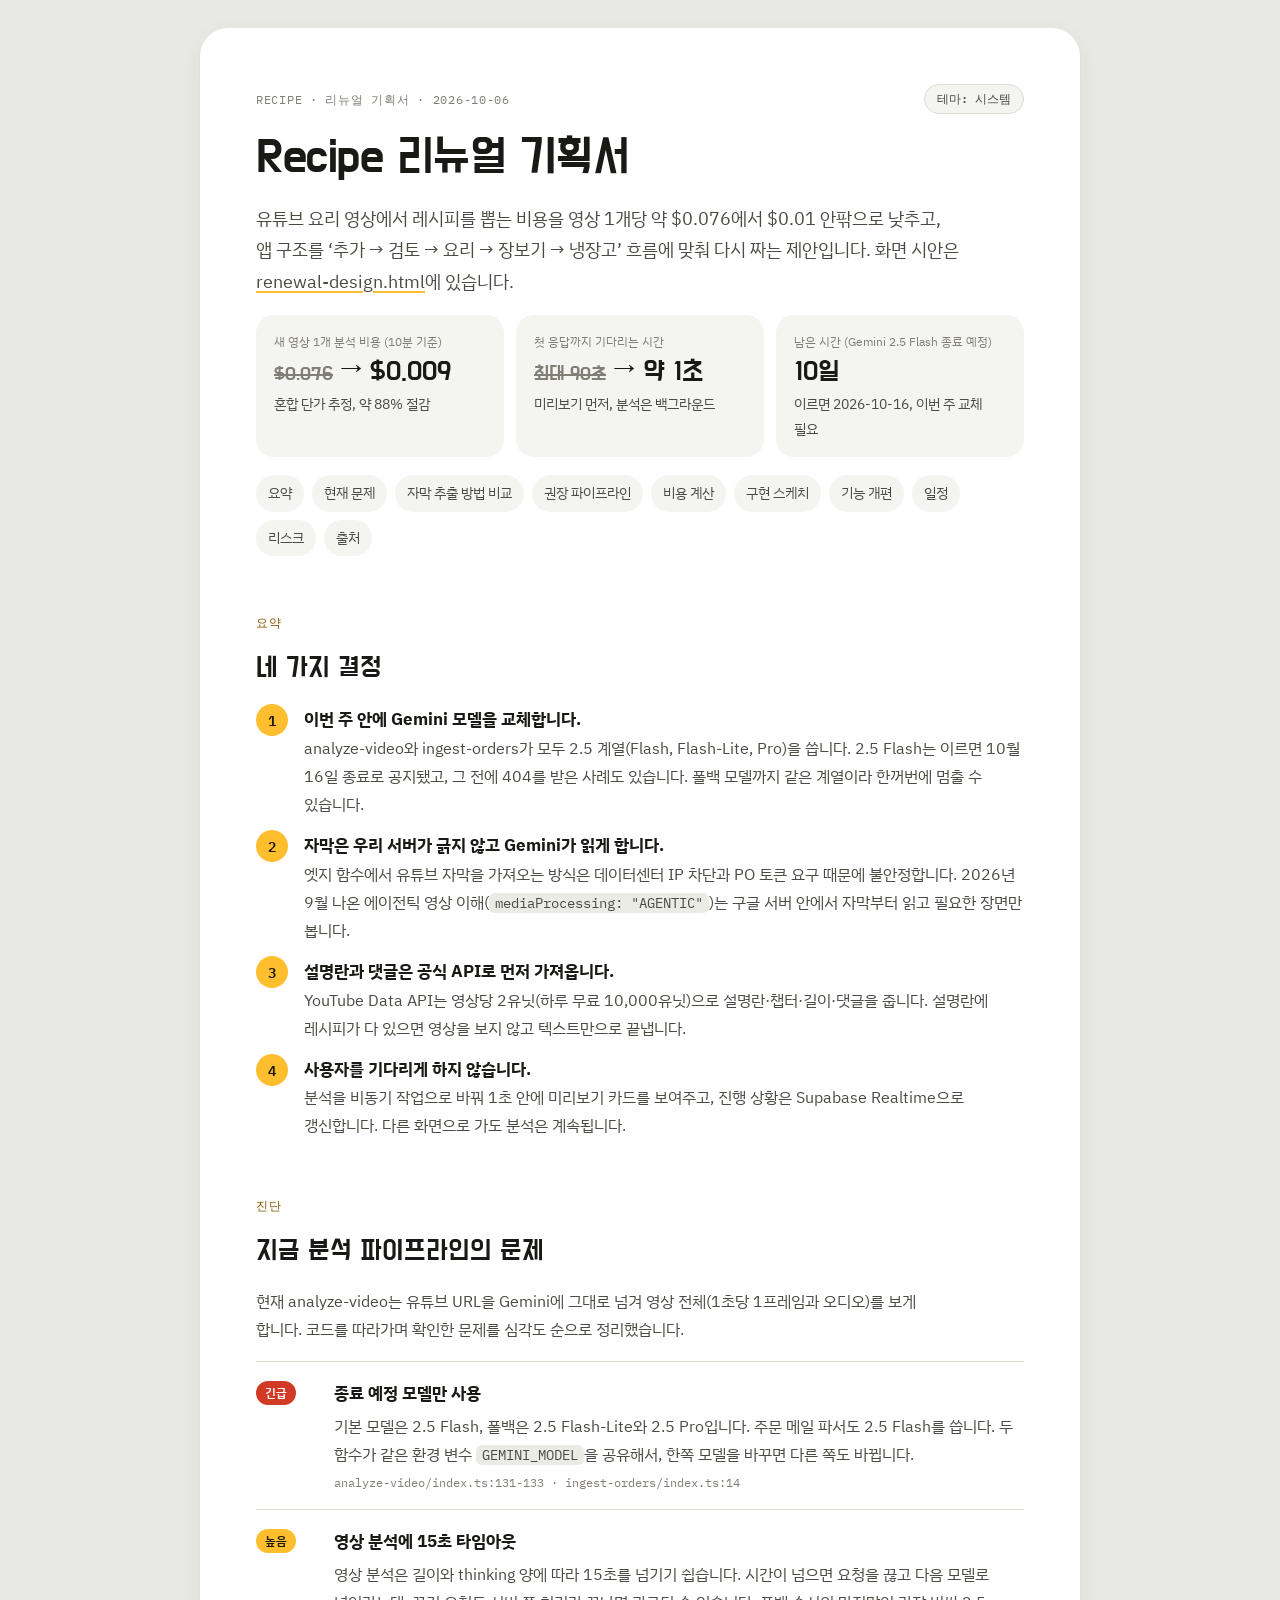
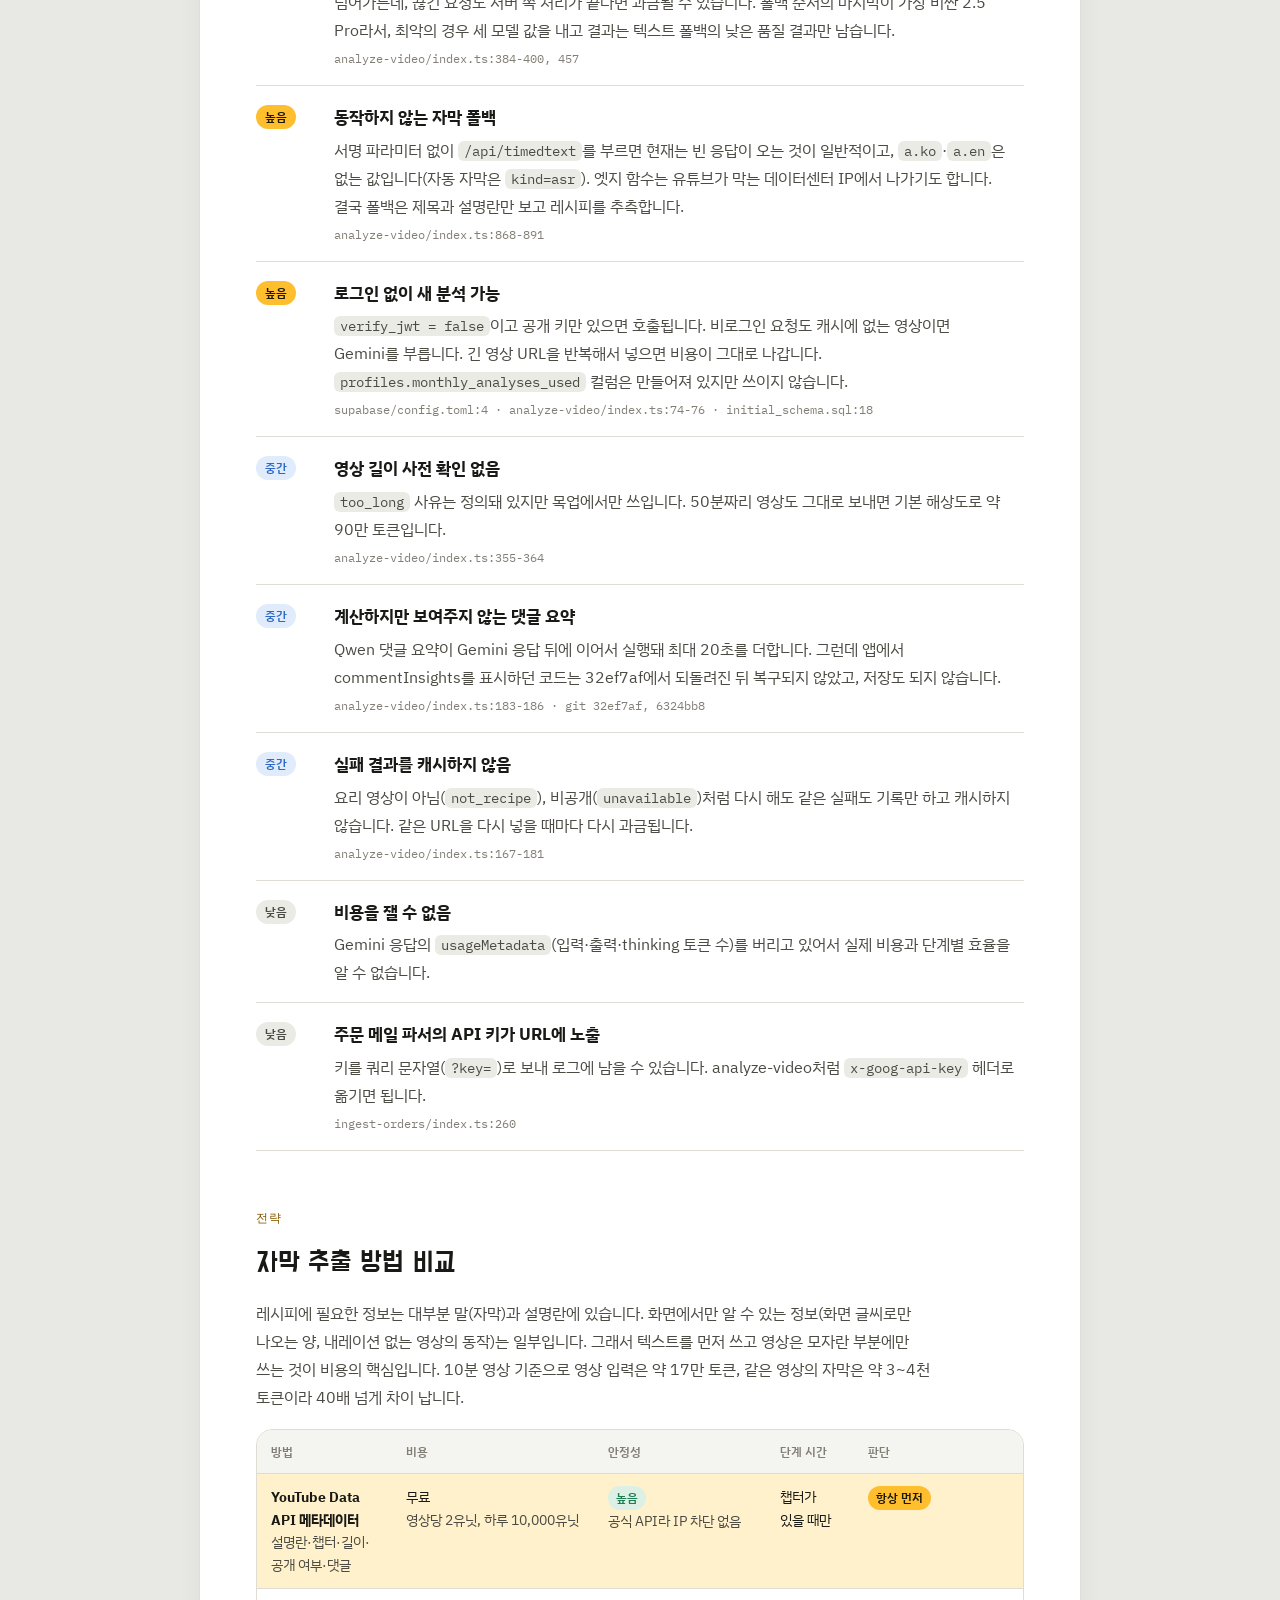
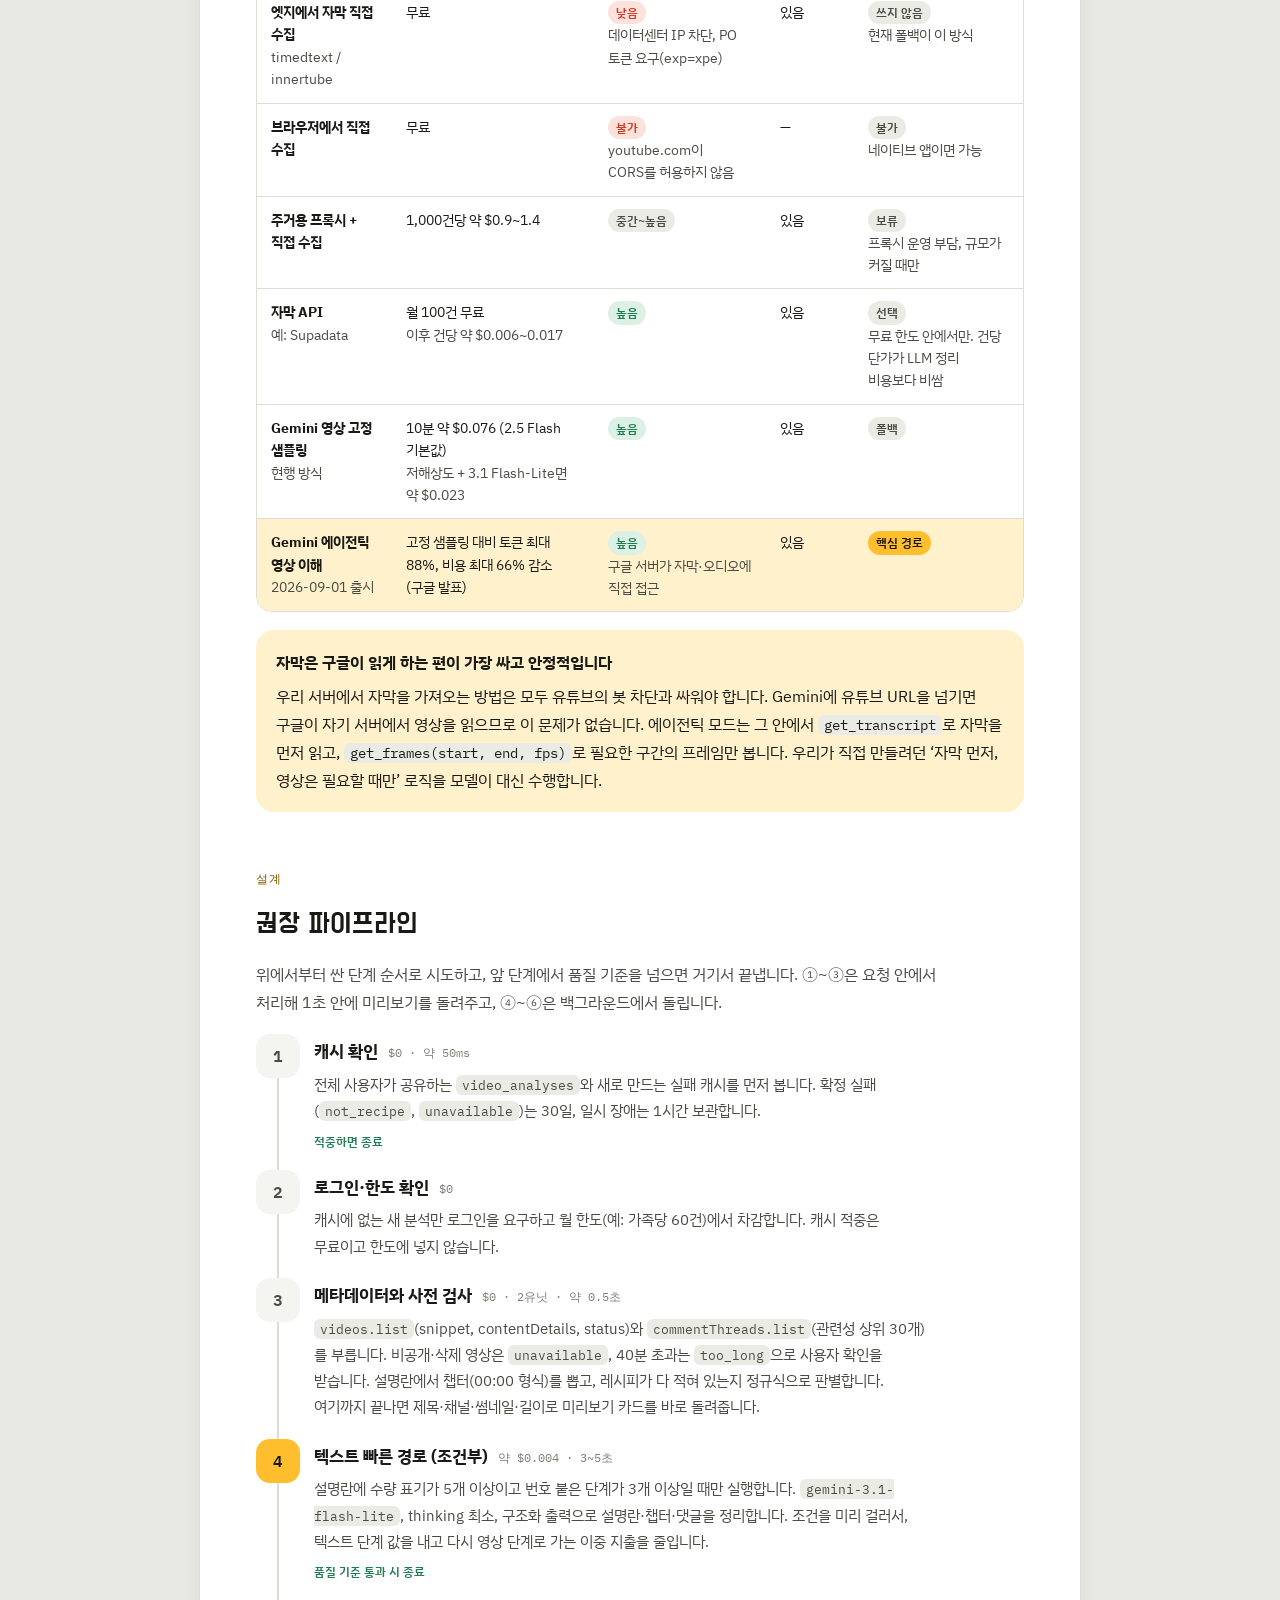
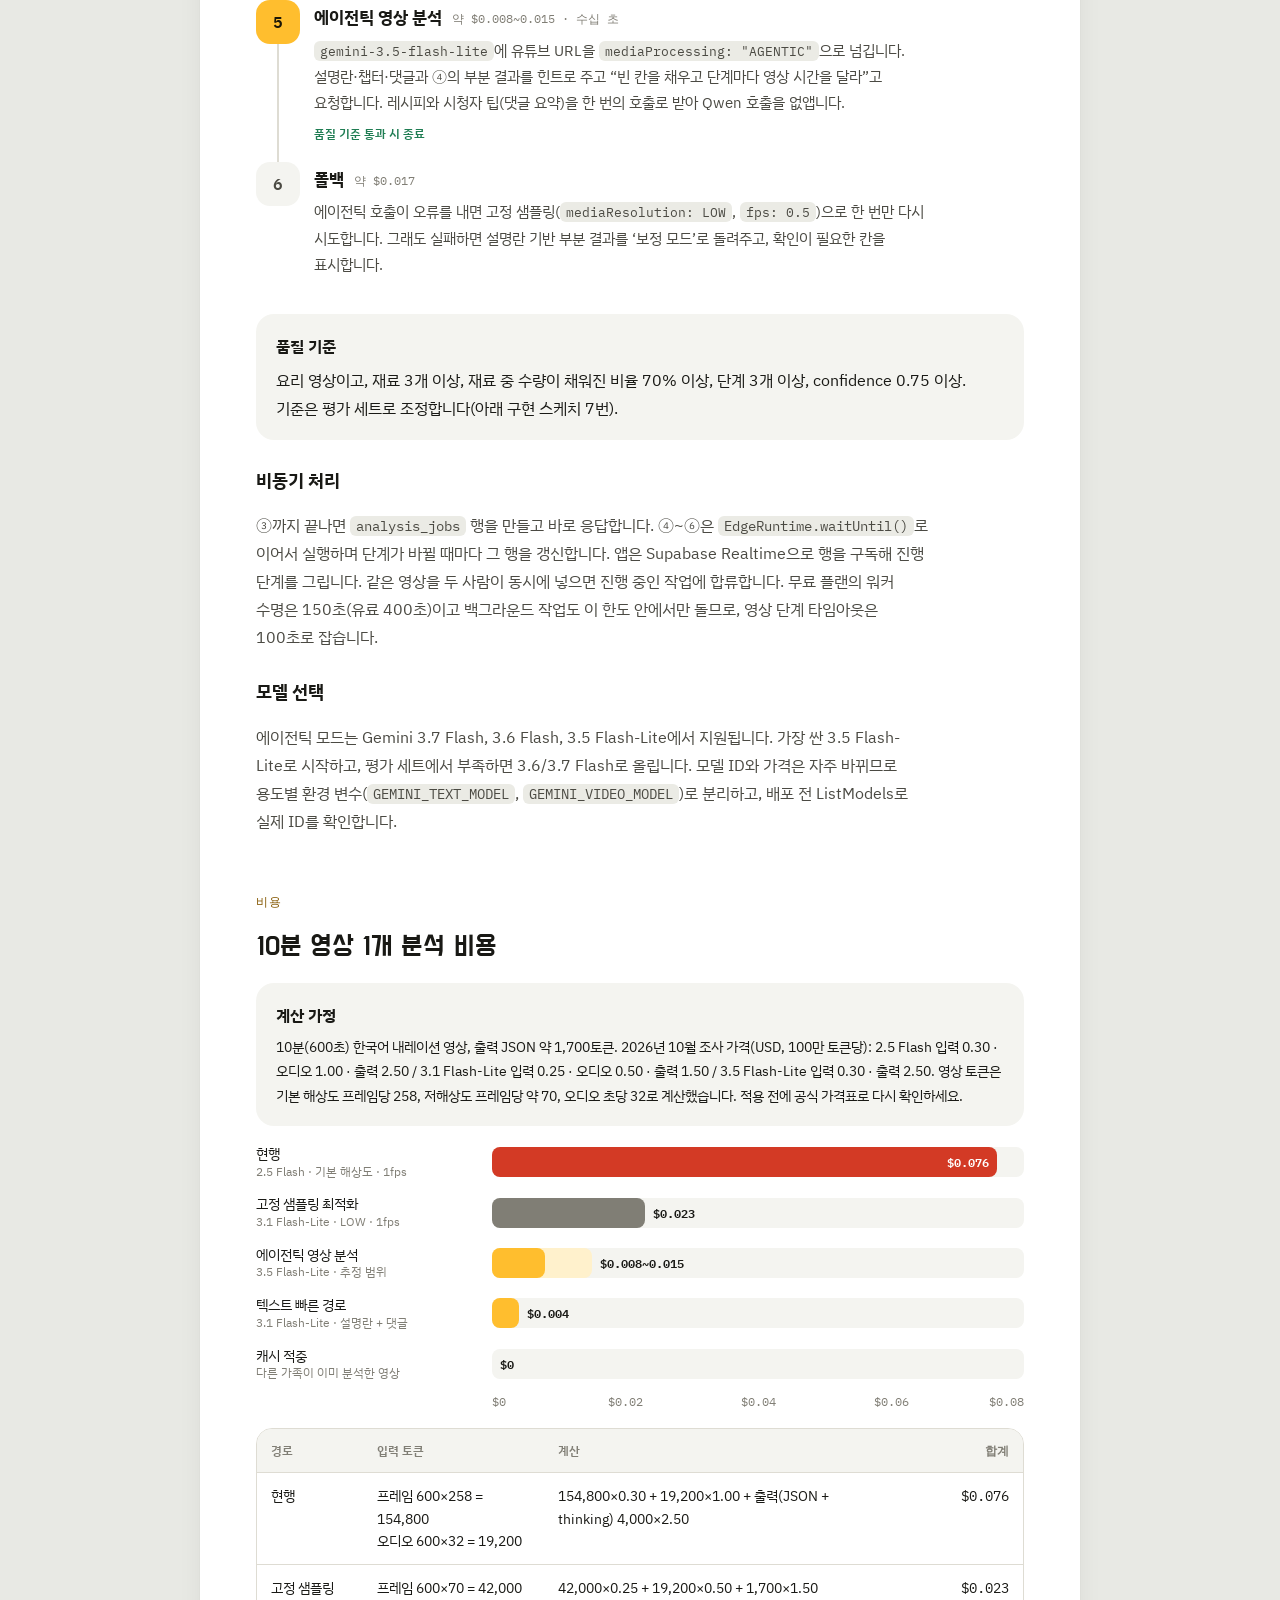
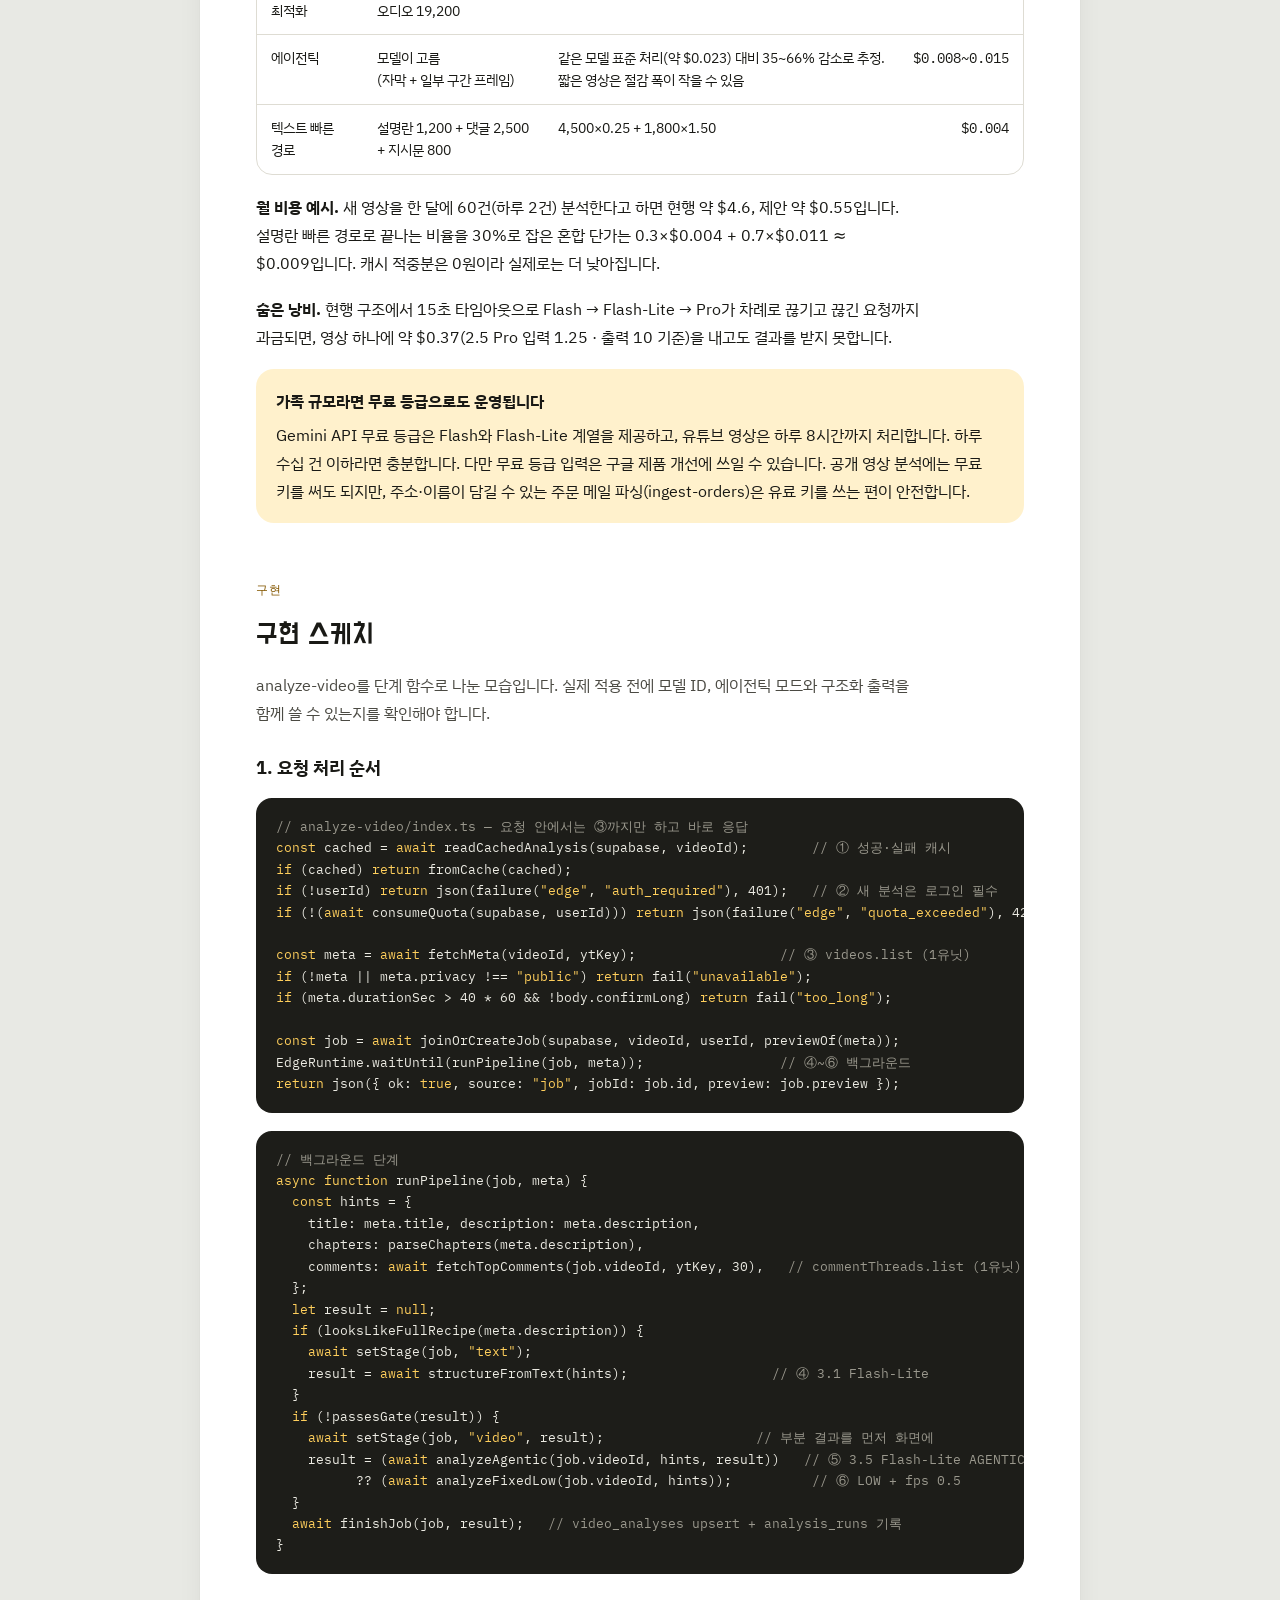
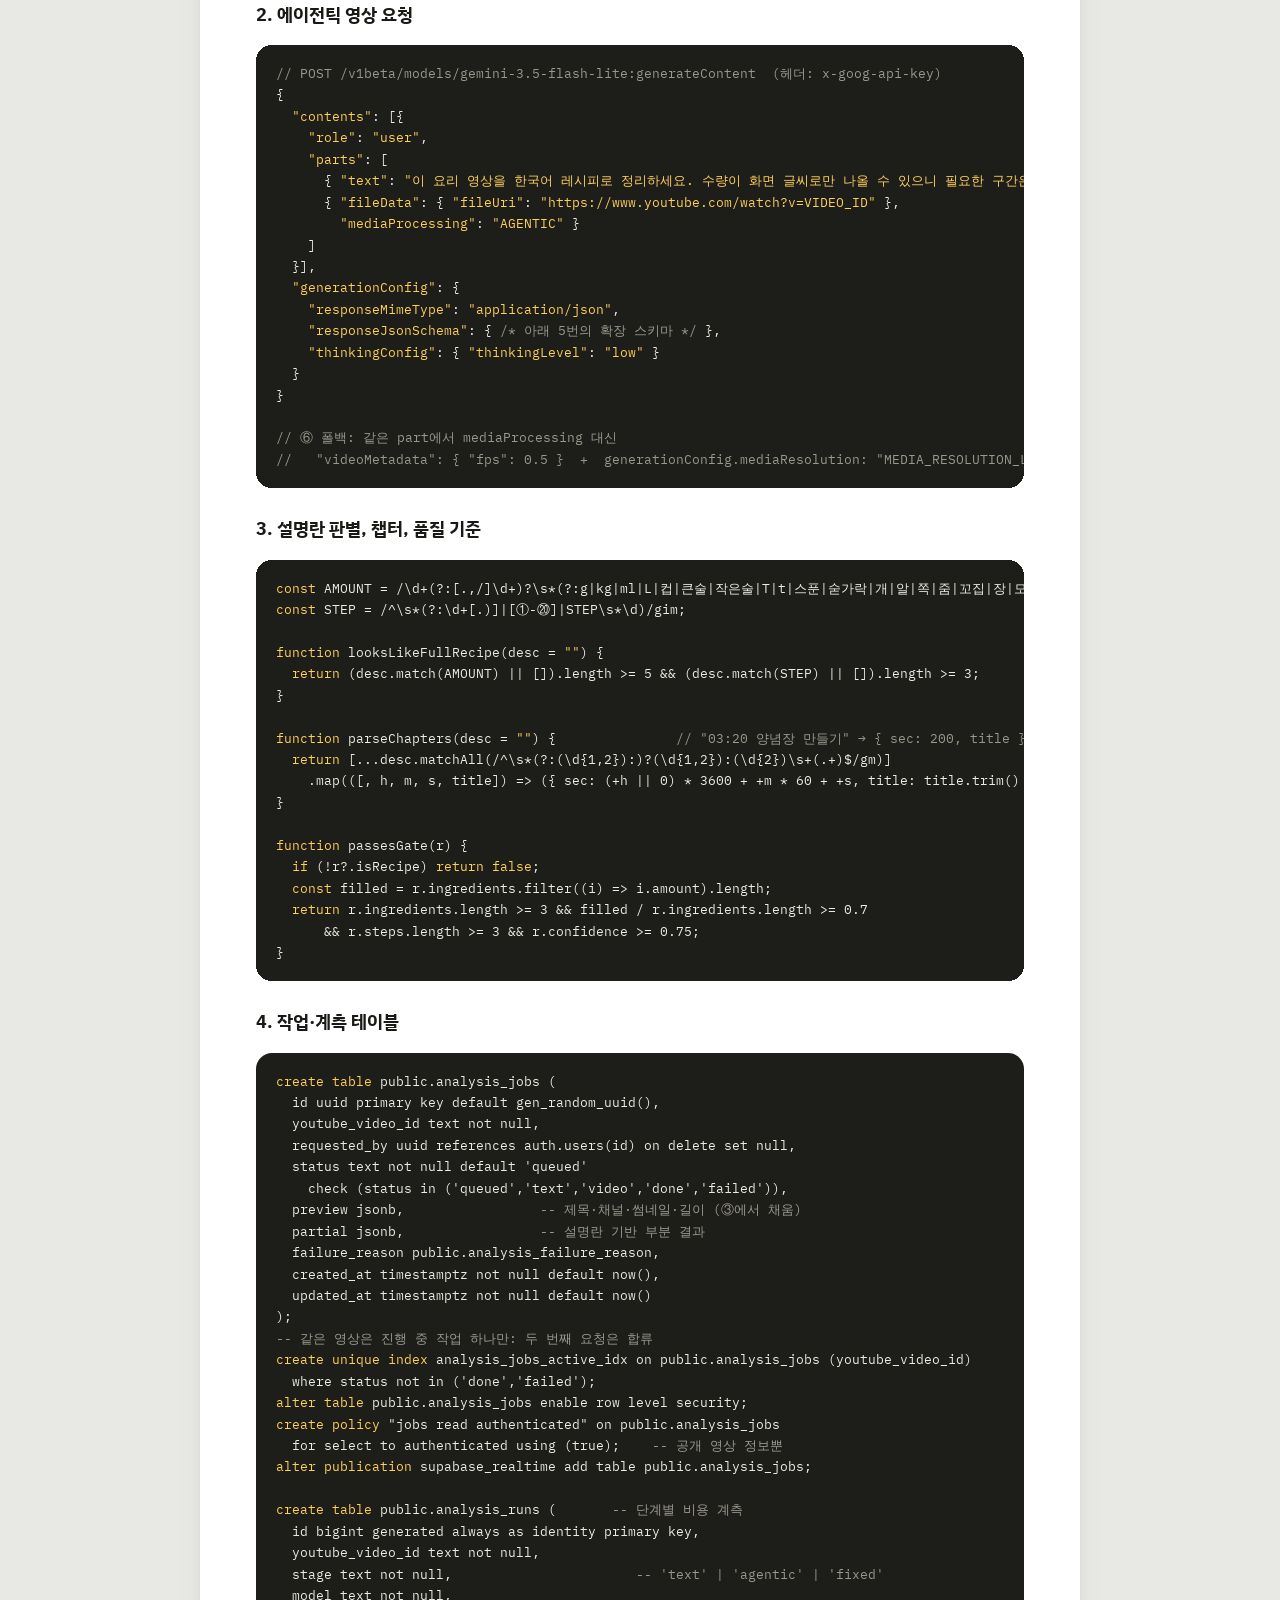
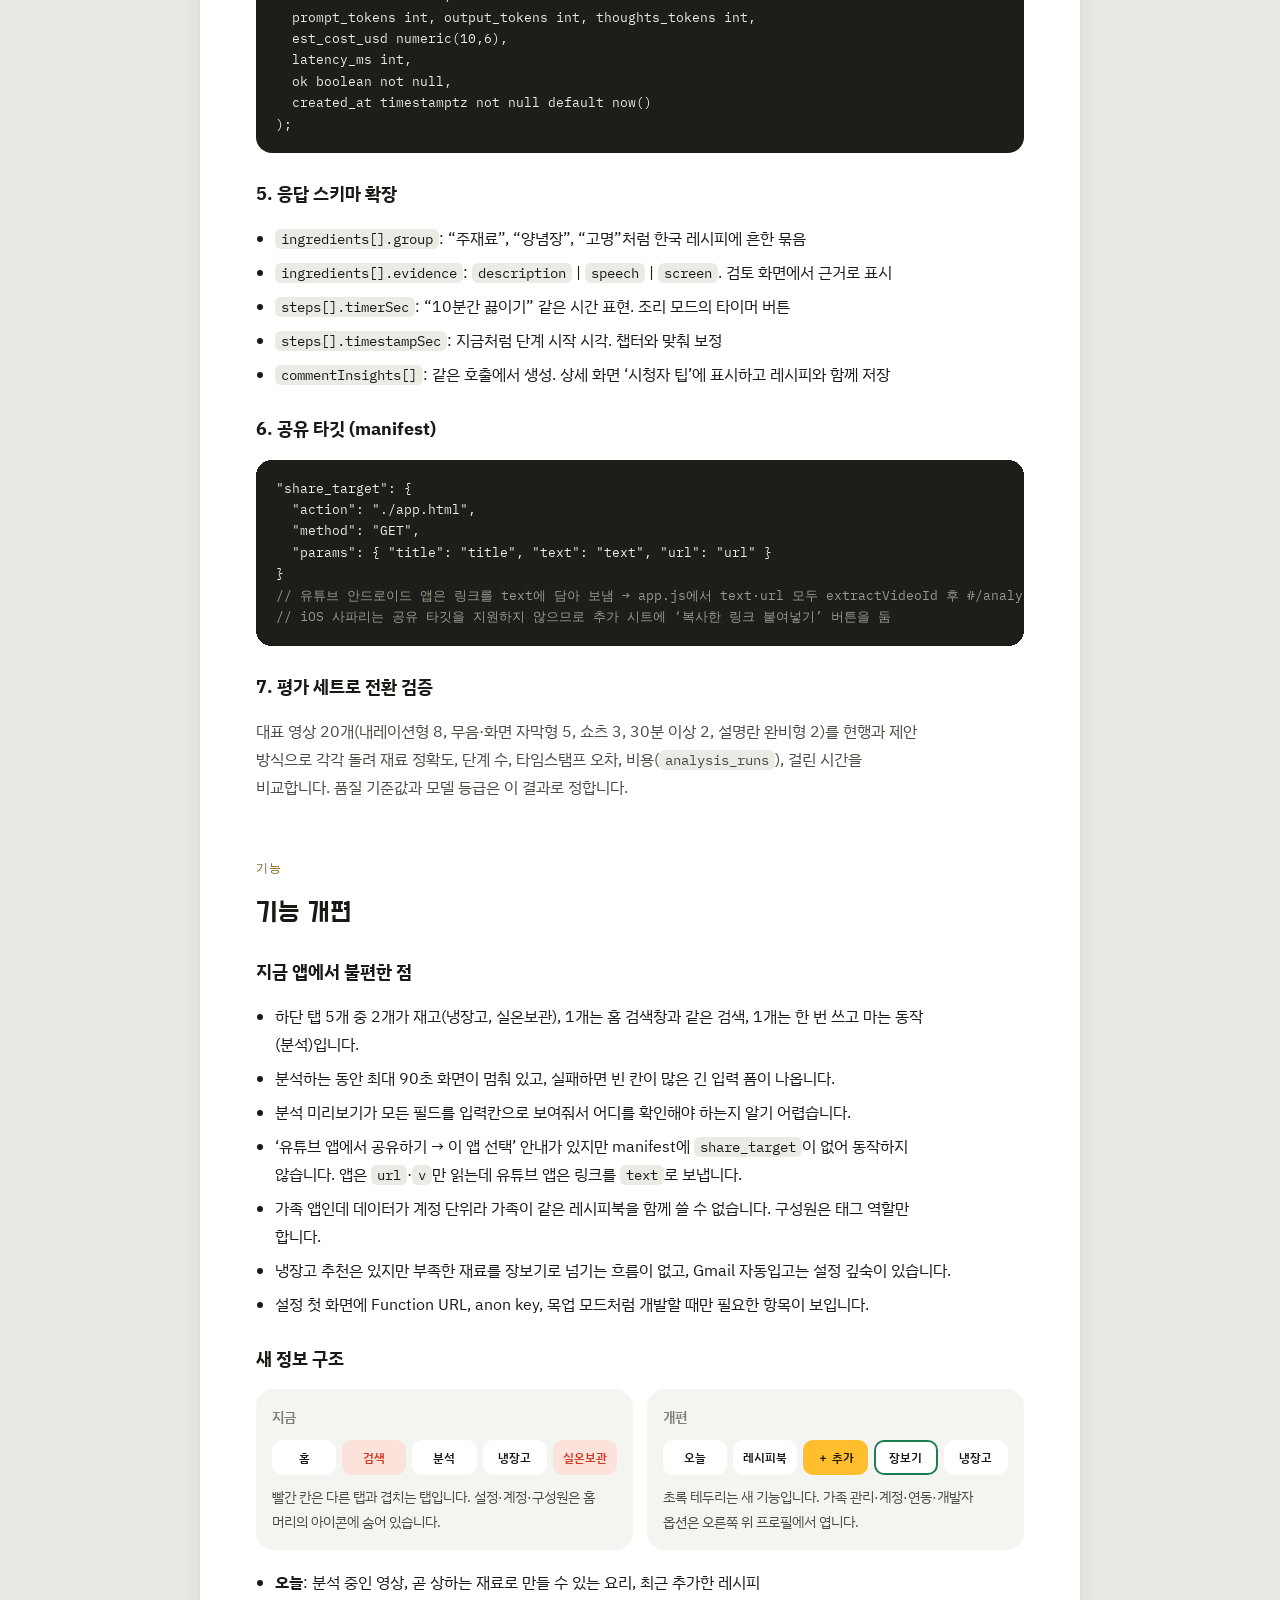
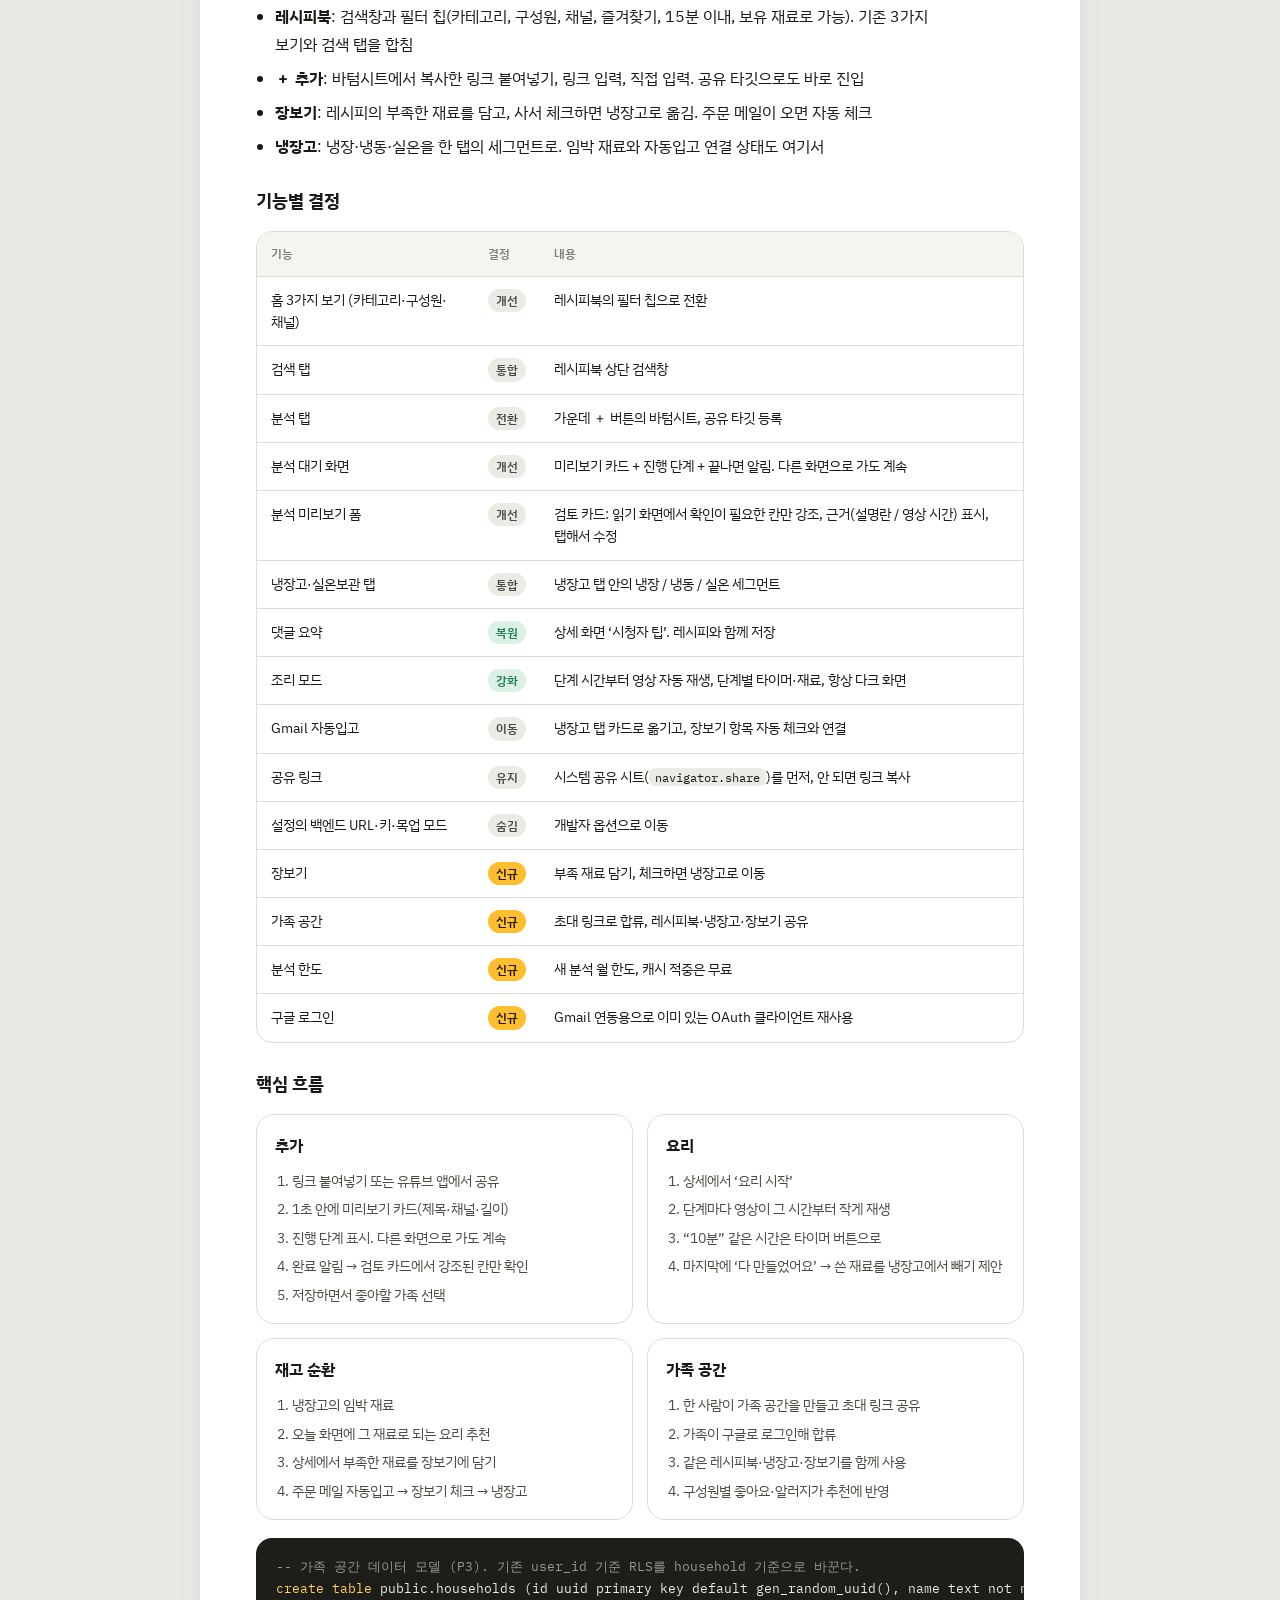
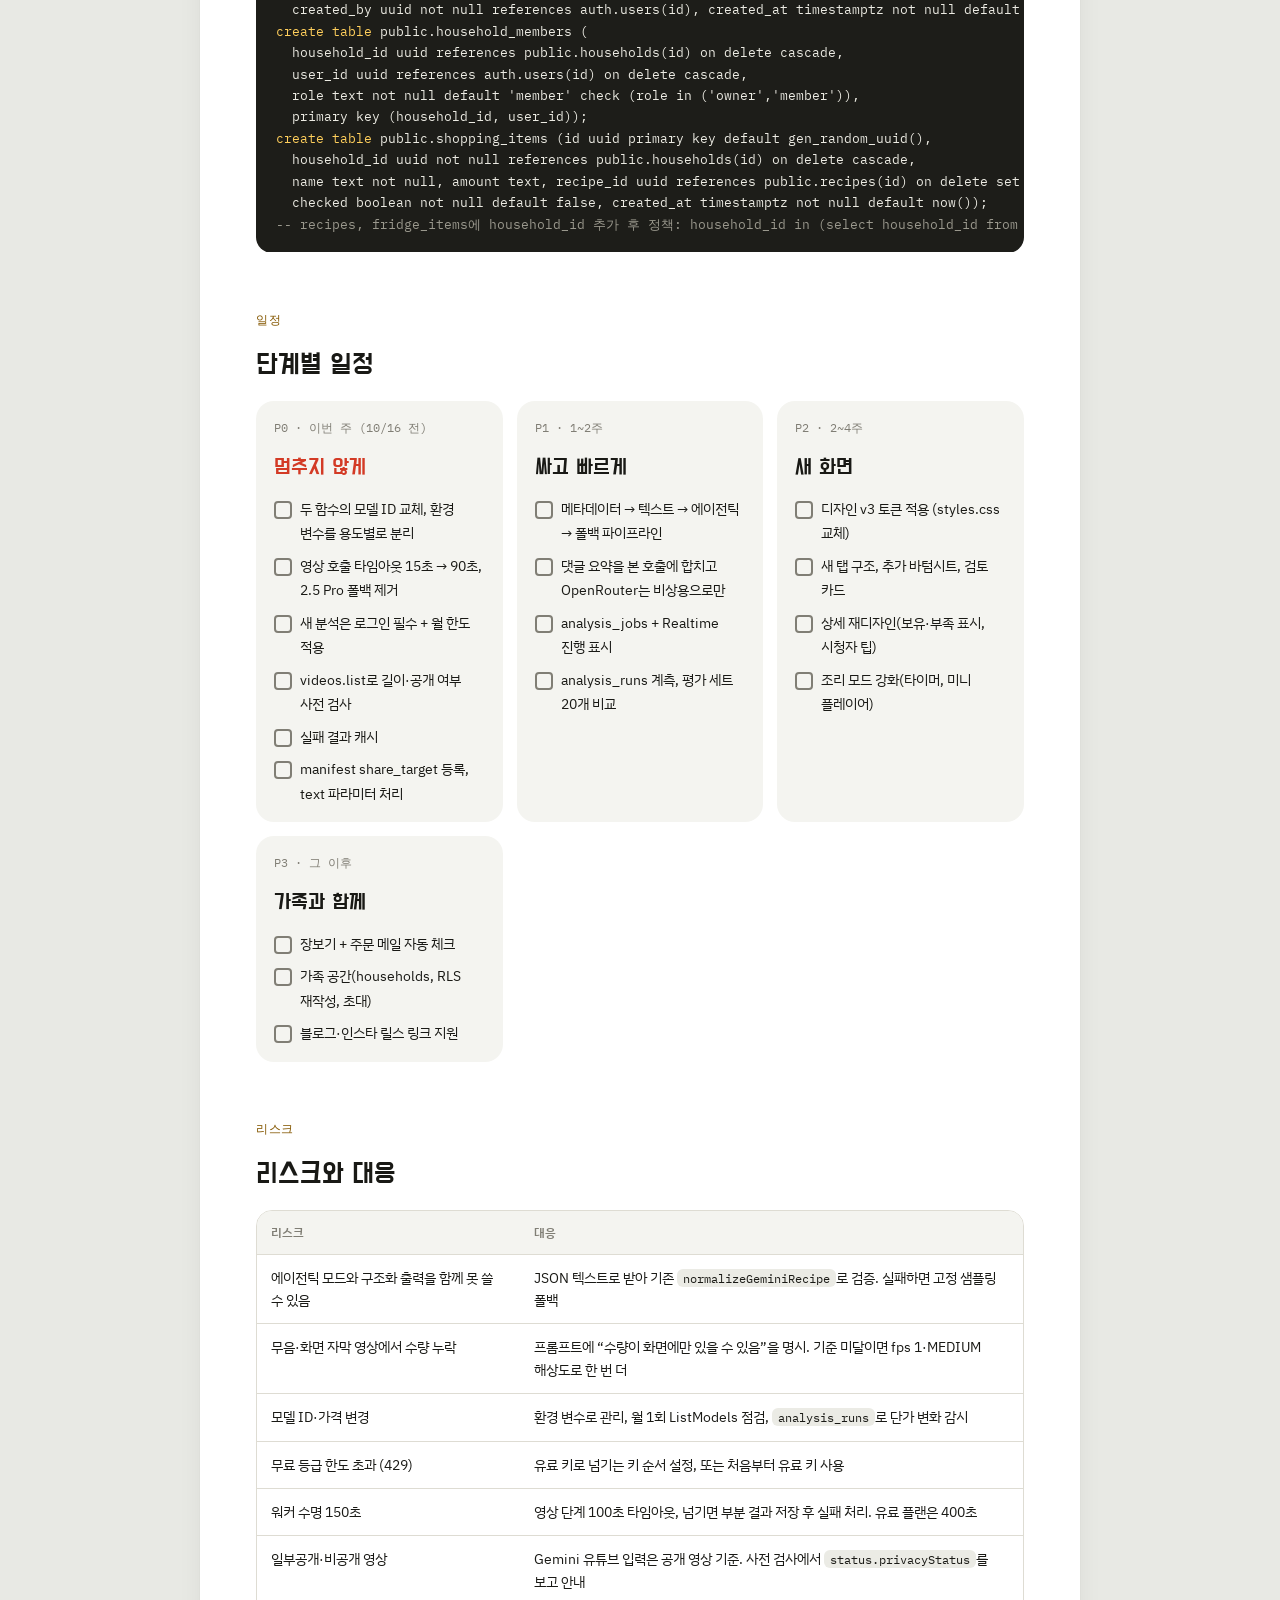
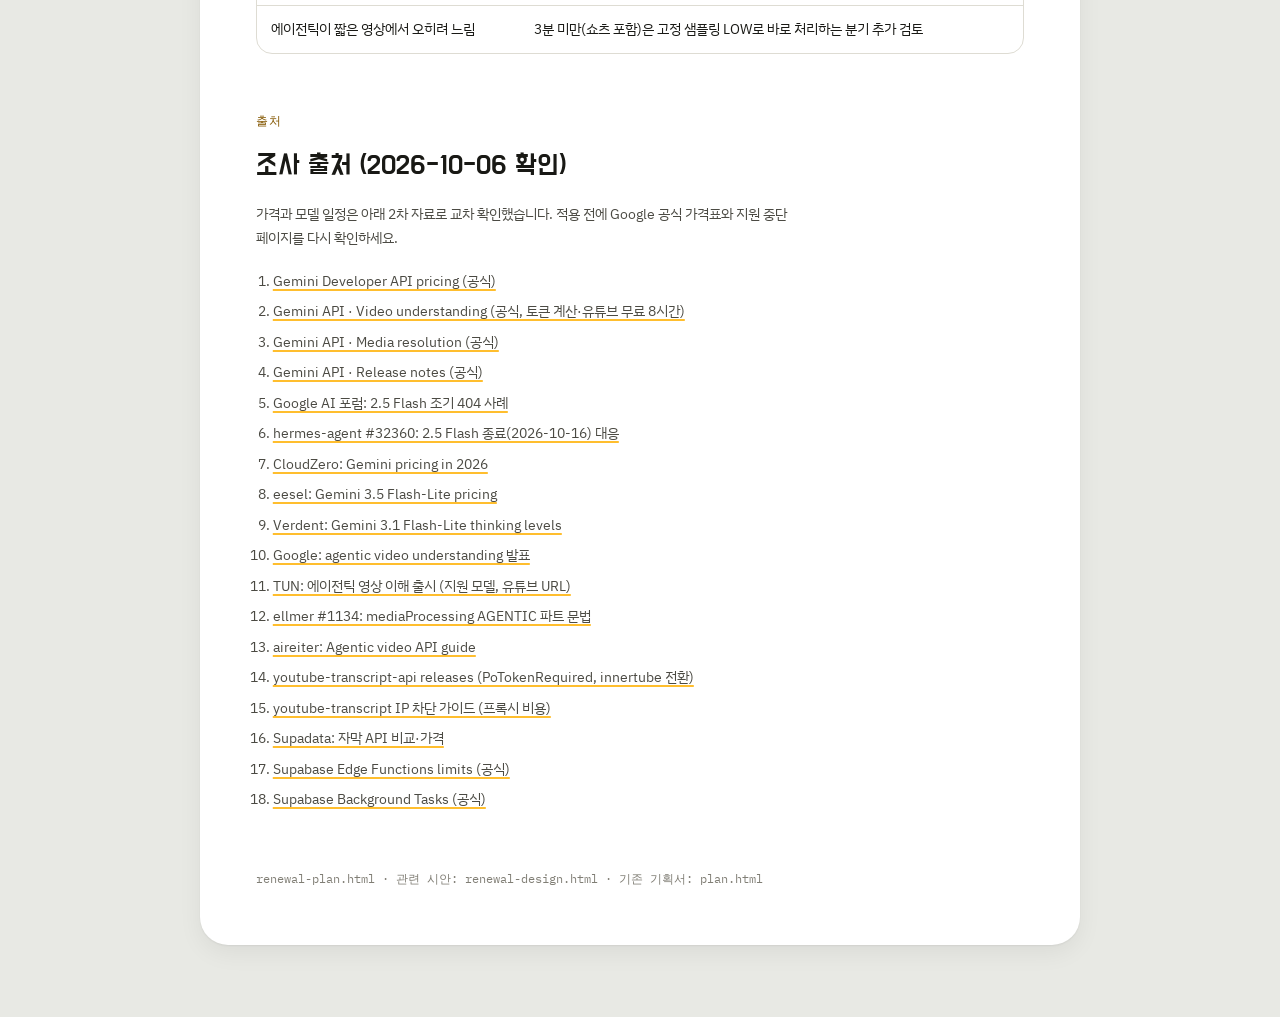
<file: renewal-plan.html>
<!doctype html>
<html lang="ko">
<head>
<meta charset="utf-8">
<meta name="viewport" content="width=device-width, initial-scale=1, viewport-fit=cover">
<title>Recipe 리뉴얼 기획서</title>
<link rel="preconnect" href="https://fonts.googleapis.com">
<link rel="preconnect" href="https://fonts.gstatic.com" crossorigin>
<link rel="stylesheet" href="https://fonts.googleapis.com/css2?family=Do+Hyeon&family=IBM+Plex+Mono:wght@400;500;600&family=IBM+Plex+Sans+KR:wght@400;500;600;700&display=swap">
<style>
  /* Layout: 한 줄 읽기 폭(≈68자) 단일 칼럼 문서. 표·코드·차트만 자체 가로 스크롤.
     Palette "노른자(Yolk)": 스테인리스 조리대 회색 바탕 + 달걀노른자 강조 + 김 검정 글자. */
  :root {
    --counter: #e8e9e4;      /* 페이지 바탕: 스테인리스 조리대 */
    --sheet: #ffffff;        /* 본문 종이 */
    --fill: #f4f4f0;
    --fill-2: #ebebe5;
    --ink: #191915;          /* 김 */
    --ink-2: #4b4a43;
    --ink-3: #807e75;
    --line: #dedcd3;
    --yolk: #ffbe2e;         /* 노른자 */
    --yolk-soft: #fff1cc;
    --yolk-text: #845700;
    --on-yolk: #1b1606;
    --leaf: #1f7d53;  --leaf-soft: #dcf0e5;
    --chili: #d33a25; --chili-soft: #fde2dc; --on-chili: #ffffff;
    --ice: #2c68c9;   --ice-soft: #e0ebfb;
    --code-bg: #1d1d19;
    --code-ink: #ecebe3;
    --code-dim: #9a988d;
    --shadow: 0 1px 2px rgba(25,25,21,.06), 0 8px 24px rgba(25,25,21,.06);

    --f-display: "Do Hyeon", "IBM Plex Sans KR", "Apple SD Gothic Neo", "Malgun Gothic", sans-serif;
    --f-body: "IBM Plex Sans KR", "Apple SD Gothic Neo", "Malgun Gothic", "Noto Sans KR", system-ui, sans-serif;
    --f-mono: "IBM Plex Mono", ui-monospace, "SFMono-Regular", Menlo, Consolas, monospace;

    --t-h1: clamp(2.25rem, 6vw, 3rem);
    --t-h2: 1.75rem;
    --t-h3: 1.125rem;
    --t-body: 1rem;
    --t-sm: .875rem;
    --t-xs: .75rem;
  }
  @media (prefers-color-scheme: dark) {
    :root:not([data-theme="light"]) {
      --counter: #0c0d0b; --sheet: #161614; --fill: #1f1f1c; --fill-2: #292925;
      --ink: #f1f0e9; --ink-2: #c6c4ba; --ink-3: #8d8b81; --line: #2f2f2a;
      --yolk: #ffc43d; --yolk-soft: #3a2e0e; --yolk-text: #ffcf5c; --on-yolk: #1b1606;
      --leaf: #4cc488; --leaf-soft: #12301f; --chili: #ff6b55; --chili-soft: #3b1913; --on-chili: #2a0b05;
      --ice: #74a6ff; --ice-soft: #14264a;
      --code-bg: #0f0f0d; --code-ink: #ecebe3; --code-dim: #8d8b81;
      --shadow: 0 1px 2px rgba(0,0,0,.5);
      color-scheme: dark;
    }
  }
  :root[data-theme="dark"] {
    --counter: #0c0d0b; --sheet: #161614; --fill: #1f1f1c; --fill-2: #292925;
    --ink: #f1f0e9; --ink-2: #c6c4ba; --ink-3: #8d8b81; --line: #2f2f2a;
    --yolk: #ffc43d; --yolk-soft: #3a2e0e; --yolk-text: #ffcf5c; --on-yolk: #1b1606;
    --leaf: #4cc488; --leaf-soft: #12301f; --chili: #ff6b55; --chili-soft: #3b1913; --on-chili: #2a0b05;
    --ice: #74a6ff; --ice-soft: #14264a;
    --code-bg: #0f0f0d; --code-ink: #ecebe3; --code-dim: #8d8b81;
    --shadow: 0 1px 2px rgba(0,0,0,.5);
    color-scheme: dark;
  }

  * { box-sizing: border-box; }
  html { -webkit-text-size-adjust: 100%; }
  body {
    margin: 0;
    background: var(--counter);
    color: var(--ink);
    font-family: var(--f-body);
    font-size: var(--t-body);
    line-height: 1.75;
    word-break: keep-all;
    overflow-wrap: break-word;
    -webkit-font-smoothing: antialiased;
  }
  .page { padding-inline: 16px; padding-block: 28px 72px; }
  .sheet {
    max-width: 880px; margin: 0 auto;
    background: var(--sheet);
    border-radius: 28px;
    box-shadow: var(--shadow);
    padding: clamp(24px, 5vw, 56px);
    display: grid; gap: 56px;
  }
  a { color: inherit; text-decoration-color: var(--yolk); text-decoration-thickness: 2px; text-underline-offset: 3px; }
  a:hover { text-decoration-color: var(--ink); }
  :focus-visible { outline: 3px solid var(--yolk); outline-offset: 2px; border-radius: 4px; }
  code, kbd { font-family: var(--f-mono); font-size: .88em; background: var(--fill-2); padding: 1px 6px; border-radius: 6px; overflow-wrap: anywhere; word-break: normal; }
  strong { font-weight: 700; }

  /* — Header — */
  .head { display: grid; gap: 18px; }
  .head-top { display: flex; flex-wrap: wrap; gap: 12px; align-items: center; justify-content: space-between; }
  .eyebrow { font-family: var(--f-mono); font-size: var(--t-xs); letter-spacing: .06em; color: var(--ink-3); }
  h1 { font-family: var(--f-display); font-weight: 400; font-size: var(--t-h1); line-height: 1.1; letter-spacing: -.01em; margin: 0; text-wrap: balance; }
  .lede { font-size: 1.125rem; color: var(--ink-2); margin: 0; max-width: 64ch; }
  .theme-btn {
    font: 500 var(--t-xs)/1 var(--f-mono); color: var(--ink-2);
    background: var(--fill); border: 1px solid var(--line); border-radius: 999px;
    padding: 8px 12px; cursor: pointer;
  }
  .theme-btn:hover { background: var(--fill-2); }

  .figures { display: grid; grid-template-columns: repeat(auto-fit, minmax(200px, 1fr)); gap: 12px; }
  .figure { background: var(--fill); border-radius: 18px; padding: 16px 18px; display: grid; gap: 4px; align-content: start; }
  .figure .k { font-size: var(--t-xs); color: var(--ink-3); }
  .figure .v { font-family: var(--f-display); font-size: 1.75rem; line-height: 1.15; font-variant-numeric: tabular-nums; }
  .figure .v s { color: var(--ink-3); text-decoration-thickness: 2px; font-size: 1.25rem; }
  .figure .n { font-size: var(--t-sm); color: var(--ink-2); }

  .toc { display: flex; flex-wrap: wrap; gap: 8px; padding: 0; margin: 0; list-style: none; }
  .toc a { display: inline-block; text-decoration: none; font-size: var(--t-sm); padding: 6px 12px; border-radius: 999px; background: var(--fill); color: var(--ink-2); }
  .toc a:hover { background: var(--yolk-soft); color: var(--ink); }

  /* — Sections — */
  section { display: grid; gap: 18px; scroll-margin-top: 16px; }
  .sec-label { font-family: var(--f-mono); font-size: var(--t-xs); letter-spacing: .06em; color: var(--yolk-text); }
  h2 { font-family: var(--f-display); font-weight: 400; font-size: var(--t-h2); line-height: 1.25; margin: 0; text-wrap: balance; }
  h3 { font-size: var(--t-h3); line-height: 1.4; margin: 10px 0 0; text-wrap: balance; }
  p { margin: 0; max-width: 68ch; }
  .muted { color: var(--ink-2); }
  .small { font-size: var(--t-sm); }
  ul.plain, ol.plain { margin: 0; padding-left: 1.2em; display: grid; gap: 6px; max-width: 70ch; }

  .summary { display: grid; gap: 12px; padding: 0; margin: 0; list-style: none; counter-reset: s; }
  .summary li { display: grid; grid-template-columns: 36px 1fr; gap: 12px; align-items: start; }
  .summary li::before {
    counter-increment: s; content: counter(s);
    width: 32px; height: 32px; border-radius: 50%;
    background: var(--yolk); color: var(--on-yolk);
    font: 600 var(--t-sm)/32px var(--f-mono); text-align: center;
  }
  .summary b { display: block; font-size: 1.0625rem; }
  .summary span { color: var(--ink-2); }

  .callout { background: var(--yolk-soft); border-radius: 18px; padding: 18px 20px; display: grid; gap: 6px; }
  .callout.warn { background: var(--chili-soft); }
  .callout.cool { background: var(--fill); }
  .callout p { max-width: none; }
  .callout .t { font-weight: 700; }

  /* — Issue list — */
  .issues { display: grid; gap: 0; border-top: 1px solid var(--line); }
  .issue { display: grid; grid-template-columns: 64px 1fr; gap: 14px; padding: 16px 0; border-bottom: 1px solid var(--line); }
  .issue > div { min-width: 0; display: grid; gap: 4px; }
  .issue b { font-size: 1.0625rem; }
  .issue p { color: var(--ink-2); }
  .sev { justify-self: start; align-self: start; font: 600 var(--t-xs)/1 var(--f-body); padding: 6px 9px; border-radius: 999px; white-space: nowrap; margin-top: 3px; }
  .sev.s1 { background: var(--chili); color: var(--on-chili); }
  .sev.s2 { background: var(--yolk); color: var(--on-yolk); }
  .sev.s3 { background: var(--ice-soft); color: var(--ice); }
  .sev.s4 { background: var(--fill-2); color: var(--ink-2); }
  .ref { font-family: var(--f-mono); font-size: var(--t-xs); color: var(--ink-3); }

  /* — Tables — */
  .table-wrap { overflow-x: auto; border: 1px solid var(--line); border-radius: 16px; }
  table { border-collapse: collapse; width: 100%; min-width: 640px; font-size: var(--t-sm); line-height: 1.6; }
  th, td { text-align: left; vertical-align: top; padding: 12px 14px; border-bottom: 1px solid var(--line); }
  th { font-weight: 600; color: var(--ink-3); font-size: var(--t-xs); background: var(--fill); white-space: nowrap; }
  tr:last-child td { border-bottom: 0; }
  td.num, th.num { text-align: right; font-variant-numeric: tabular-nums; font-family: var(--f-mono); white-space: nowrap; }
  tr.pick td { background: var(--yolk-soft); }
  .tag { display: inline-block; font-size: var(--t-xs); font-weight: 600; padding: 2px 8px; border-radius: 999px; white-space: nowrap; }
  .tag.good { background: var(--leaf-soft); color: var(--leaf); }
  .tag.bad { background: var(--chili-soft); color: var(--chili); }
  .tag.mid { background: var(--fill-2); color: var(--ink-2); }
  .tag.pick { background: var(--yolk); color: var(--on-yolk); }

  /* — Pipeline — */
  .pipe { list-style: none; margin: 0; padding: 0; display: grid; gap: 0; }
  .stage { display: grid; grid-template-columns: 44px 1fr; gap: 14px; position: relative; padding-bottom: 18px; }
  .stage:not(:last-child)::after { content: ""; position: absolute; left: 21px; top: 44px; bottom: 0; width: 2px; background: var(--line); }
  .stage .no { width: 44px; height: 44px; border-radius: 14px; background: var(--fill); display: grid; place-items: center; font: 600 1rem/1 var(--f-mono); color: var(--ink-2); }
  .stage.key .no { background: var(--yolk); color: var(--on-yolk); }
  .stage .body { min-width: 0; display: grid; gap: 6px; padding-top: 2px; }
  .stage .row { display: flex; flex-wrap: wrap; gap: 6px 10px; align-items: baseline; }
  .stage .name { font-weight: 700; font-size: 1.0625rem; }
  .stage .meta { font-family: var(--f-mono); font-size: var(--t-xs); color: var(--ink-3); }
  .stage p { color: var(--ink-2); font-size: .9375rem; }
  .exit { font-size: var(--t-xs); font-weight: 600; color: var(--leaf); }

  /* — Bar chart (to scale, 0 ~ $0.08) — */
  .chart { display: grid; gap: 14px; }
  .bar-row { display: grid; grid-template-columns: minmax(0, 220px) 1fr; gap: 6px 16px; align-items: center; }
  .bar-label { font-size: var(--t-sm); line-height: 1.4; }
  .bar-label small { display: block; color: var(--ink-3); font-size: var(--t-xs); }
  .bar-track { position: relative; height: 30px; background: var(--fill); border-radius: 8px; }
  .bar { position: absolute; left: 0; top: 0; bottom: 0; border-radius: 8px; background: var(--ink-3); }
  .bar.range { background: var(--yolk-soft); }
  .bar.now { background: var(--chili); }
  .bar.new { background: var(--yolk); }
  .bar-val { position: absolute; top: 50%; transform: translateY(-50%); font: 600 var(--t-xs)/1 var(--f-mono); color: var(--ink); white-space: nowrap; padding-left: 8px; }
  .axis { display: grid; grid-template-columns: minmax(0, 220px) 1fr; gap: 16px; }
  .axis-scale { position: relative; height: 14px; font: 400 var(--t-xs)/1 var(--f-mono); color: var(--ink-3); }
  .axis-scale span { position: absolute; top: 0; transform: translateX(-50%); white-space: nowrap; }
  .axis-scale span:first-child { transform: none; }
  .axis-scale span:last-child { transform: translateX(-100%); }
  @media (max-width: 560px) {
    .bar-row, .axis { grid-template-columns: 1fr; }
    .axis > :first-child { display: none; }
  }

  /* — Code — */
  pre {
    margin: 0; background: var(--code-bg); color: var(--code-ink);
    border-radius: 16px; padding: 18px 20px; overflow-x: auto;
    font: 400 .8125rem/1.65 var(--f-mono); word-break: normal; overflow-wrap: normal; white-space: pre;
  }
  pre .c { color: var(--code-dim); }
  pre .k { color: #ffcf5c; }
  .code-title { font-family: var(--f-mono); font-size: var(--t-xs); color: var(--ink-3); margin-bottom: -10px; }

  /* — IA compare — */
  .ia { display: grid; grid-template-columns: repeat(auto-fit, minmax(260px, 1fr)); gap: 14px; }
  .ia-col { background: var(--fill); border-radius: 18px; padding: 16px; display: grid; gap: 10px; align-content: start; }
  .ia-col h4 { margin: 0; font-size: var(--t-sm); color: var(--ink-3); font-weight: 600; }
  .tabs { display: grid; grid-template-columns: repeat(5, 1fr); gap: 6px; }
  .tabs span { background: var(--sheet); border-radius: 10px; padding: 10px 4px; text-align: center; font-size: var(--t-xs); font-weight: 600; line-height: 1.3; }
  .tabs span.dup { color: var(--chili); background: var(--chili-soft); }
  .tabs span.add { background: var(--yolk); color: var(--on-yolk); }
  .tabs span.new { box-shadow: inset 0 0 0 2px var(--leaf); }
  .ia-col p { font-size: var(--t-sm); color: var(--ink-2); }

  .flows { display: grid; grid-template-columns: repeat(auto-fit, minmax(300px, 1fr)); gap: 14px; }
  .flow { border: 1px solid var(--line); border-radius: 18px; padding: 16px 18px; display: grid; gap: 10px; align-content: start; }
  .flow h4 { margin: 0; font-size: 1rem; }
  .flow ol { margin: 0; padding-left: 1.2em; display: grid; gap: 4px; font-size: var(--t-sm); color: var(--ink-2); }

  .road { display: grid; grid-template-columns: repeat(auto-fit, minmax(240px, 1fr)); gap: 14px; }
  .phase { background: var(--fill); border-radius: 18px; padding: 16px 18px; display: grid; gap: 10px; align-content: start; }
  .phase .when { font-family: var(--f-mono); font-size: var(--t-xs); color: var(--ink-3); }
  .phase h4 { margin: 0; font-family: var(--f-display); font-weight: 400; font-size: 1.375rem; }
  .phase.p0 h4 { color: var(--chili); }
  .phase ul { list-style: none; margin: 0; padding: 0; display: grid; gap: 8px; font-size: var(--t-sm); }
  .phase li { display: grid; grid-template-columns: 18px 1fr; gap: 8px; }
  .phase li::before { content: ""; width: 14px; height: 14px; margin-top: 4px; border: 2px solid var(--ink-3); border-radius: 4px; }

  .sources { font-size: var(--t-sm); color: var(--ink-2); display: grid; gap: 6px; padding-left: 1.2em; margin: 0; }
  .sources a { overflow-wrap: anywhere; }
  footer { font-size: var(--t-xs); color: var(--ink-3); font-family: var(--f-mono); }

  @media (max-width: 560px) {
    .issue { grid-template-columns: 1fr; gap: 6px; }
    .sheet { border-radius: 20px; gap: 44px; }
  }
  @media (prefers-reduced-motion: reduce) { * { scroll-behavior: auto !important; } }
</style>
</head>
<body>
<div class="page">
<main class="sheet">

  <header class="head">
    <div class="head-top">
      <span class="eyebrow">RECIPE · 리뉴얼 기획서 · 2026-10-06</span>
      <button class="theme-btn" id="theme-btn" type="button" aria-label="화면 테마 바꾸기">테마: 시스템</button>
    </div>
    <h1>Recipe 리뉴얼 기획서</h1>
    <p class="lede">유튜브 요리 영상에서 레시피를 뽑는 비용을 영상 1개당 약 $0.076에서 $0.01 안팎으로 낮추고, 앱 구조를 ‘추가 → 검토 → 요리 → 장보기 → 냉장고’ 흐름에 맞춰 다시 짜는 제안입니다. 화면 시안은 <a href="renewal-design.html">renewal-design.html</a>에 있습니다.</p>
    <div class="figures">
      <div class="figure"><span class="k">새 영상 1개 분석 비용 (10분 기준)</span><span class="v"><s>$0.076</s> → $0.009</span><span class="n">혼합 단가 추정, 약 88% 절감</span></div>
      <div class="figure"><span class="k">첫 응답까지 기다리는 시간</span><span class="v"><s>최대 90초</s> → 약 1초</span><span class="n">미리보기 먼저, 분석은 백그라운드</span></div>
      <div class="figure"><span class="k">남은 시간 (Gemini 2.5 Flash 종료 예정)</span><span class="v">10일</span><span class="n">이르면 2026-10-16, 이번 주 교체 필요</span></div>
    </div>
    <ul class="toc" aria-label="목차">
      <li><a href="#summary">요약</a></li>
      <li><a href="#diagnosis">현재 문제</a></li>
      <li><a href="#methods">자막 추출 방법 비교</a></li>
      <li><a href="#pipeline">권장 파이프라인</a></li>
      <li><a href="#cost">비용 계산</a></li>
      <li><a href="#impl">구현 스케치</a></li>
      <li><a href="#features">기능 개편</a></li>
      <li><a href="#roadmap">일정</a></li>
      <li><a href="#risks">리스크</a></li>
      <li><a href="#sources">출처</a></li>
    </ul>
  </header>

  <!-- ───────────────────────── 요약 ───────────────────────── -->
  <section id="summary">
    <span class="sec-label">요약</span>
    <h2>네 가지 결정</h2>
    <ol class="summary">
      <li><div><b>이번 주 안에 Gemini 모델을 교체합니다.</b><span>analyze-video와 ingest-orders가 모두 2.5 계열(Flash, Flash-Lite, Pro)을 씁니다. 2.5 Flash는 이르면 10월 16일 종료로 공지됐고, 그 전에 404를 받은 사례도 있습니다. 폴백 모델까지 같은 계열이라 한꺼번에 멈출 수 있습니다.</span></div></li>
      <li><div><b>자막은 우리 서버가 긁지 않고 Gemini가 읽게 합니다.</b><span>엣지 함수에서 유튜브 자막을 가져오는 방식은 데이터센터 IP 차단과 PO 토큰 요구 때문에 불안정합니다. 2026년 9월 나온 에이전틱 영상 이해(<code>mediaProcessing: "AGENTIC"</code>)는 구글 서버 안에서 자막부터 읽고 필요한 장면만 봅니다.</span></div></li>
      <li><div><b>설명란과 댓글은 공식 API로 먼저 가져옵니다.</b><span>YouTube Data API는 영상당 2유닛(하루 무료 10,000유닛)으로 설명란·챕터·길이·댓글을 줍니다. 설명란에 레시피가 다 있으면 영상을 보지 않고 텍스트만으로 끝냅니다.</span></div></li>
      <li><div><b>사용자를 기다리게 하지 않습니다.</b><span>분석을 비동기 작업으로 바꿔 1초 안에 미리보기 카드를 보여주고, 진행 상황은 Supabase Realtime으로 갱신합니다. 다른 화면으로 가도 분석은 계속됩니다.</span></div></li>
    </ol>
  </section>

  <!-- ───────────────────────── 진단 ───────────────────────── -->
  <section id="diagnosis">
    <span class="sec-label">진단</span>
    <h2>지금 분석 파이프라인의 문제</h2>
    <p class="muted">현재 analyze-video는 유튜브 URL을 Gemini에 그대로 넘겨 영상 전체(1초당 1프레임과 오디오)를 보게 합니다. 코드를 따라가며 확인한 문제를 심각도 순으로 정리했습니다.</p>
    <div class="issues">
      <div class="issue"><span class="sev s1">긴급</span><div>
        <b>종료 예정 모델만 사용</b>
        <p>기본 모델은 2.5 Flash, 폴백은 2.5 Flash-Lite와 2.5 Pro입니다. 주문 메일 파서도 2.5 Flash를 씁니다. 두 함수가 같은 환경 변수 <code>GEMINI_MODEL</code>을 공유해서, 한쪽 모델을 바꾸면 다른 쪽도 바뀝니다.</p>
        <span class="ref">analyze-video/index.ts:131-133 · ingest-orders/index.ts:14</span>
      </div></div>
      <div class="issue"><span class="sev s2">높음</span><div>
        <b>영상 분석에 15초 타임아웃</b>
        <p>영상 분석은 길이와 thinking 양에 따라 15초를 넘기기 쉽습니다. 시간이 넘으면 요청을 끊고 다음 모델로 넘어가는데, 끊긴 요청도 서버 쪽 처리가 끝나면 과금될 수 있습니다. 폴백 순서의 마지막이 가장 비싼 2.5 Pro라서, 최악의 경우 세 모델 값을 내고 결과는 텍스트 폴백의 낮은 품질 결과만 남습니다.</p>
        <span class="ref">analyze-video/index.ts:384-400, 457</span>
      </div></div>
      <div class="issue"><span class="sev s2">높음</span><div>
        <b>동작하지 않는 자막 폴백</b>
        <p>서명 파라미터 없이 <code>/api/timedtext</code>를 부르면 현재는 빈 응답이 오는 것이 일반적이고, <code>a.ko</code>·<code>a.en</code>은 없는 값입니다(자동 자막은 <code>kind=asr</code>). 엣지 함수는 유튜브가 막는 데이터센터 IP에서 나가기도 합니다. 결국 폴백은 제목과 설명란만 보고 레시피를 추측합니다.</p>
        <span class="ref">analyze-video/index.ts:868-891</span>
      </div></div>
      <div class="issue"><span class="sev s2">높음</span><div>
        <b>로그인 없이 새 분석 가능</b>
        <p><code>verify_jwt = false</code>이고 공개 키만 있으면 호출됩니다. 비로그인 요청도 캐시에 없는 영상이면 Gemini를 부릅니다. 긴 영상 URL을 반복해서 넣으면 비용이 그대로 나갑니다. <code>profiles.monthly_analyses_used</code> 컬럼은 만들어져 있지만 쓰이지 않습니다.</p>
        <span class="ref">supabase/config.toml:4 · analyze-video/index.ts:74-76 · initial_schema.sql:18</span>
      </div></div>
      <div class="issue"><span class="sev s3">중간</span><div>
        <b>영상 길이 사전 확인 없음</b>
        <p><code>too_long</code> 사유는 정의돼 있지만 목업에서만 쓰입니다. 50분짜리 영상도 그대로 보내면 기본 해상도로 약 90만 토큰입니다.</p>
        <span class="ref">analyze-video/index.ts:355-364</span>
      </div></div>
      <div class="issue"><span class="sev s3">중간</span><div>
        <b>계산하지만 보여주지 않는 댓글 요약</b>
        <p>Qwen 댓글 요약이 Gemini 응답 뒤에 이어서 실행돼 최대 20초를 더합니다. 그런데 앱에서 commentInsights를 표시하던 코드는 32ef7af에서 되돌려진 뒤 복구되지 않았고, 저장도 되지 않습니다.</p>
        <span class="ref">analyze-video/index.ts:183-186 · git 32ef7af, 6324bb8</span>
      </div></div>
      <div class="issue"><span class="sev s3">중간</span><div>
        <b>실패 결과를 캐시하지 않음</b>
        <p>요리 영상이 아님(<code>not_recipe</code>), 비공개(<code>unavailable</code>)처럼 다시 해도 같은 실패도 기록만 하고 캐시하지 않습니다. 같은 URL을 다시 넣을 때마다 다시 과금됩니다.</p>
        <span class="ref">analyze-video/index.ts:167-181</span>
      </div></div>
      <div class="issue"><span class="sev s4">낮음</span><div>
        <b>비용을 잴 수 없음</b>
        <p>Gemini 응답의 <code>usageMetadata</code>(입력·출력·thinking 토큰 수)를 버리고 있어서 실제 비용과 단계별 효율을 알 수 없습니다.</p>
      </div></div>
      <div class="issue"><span class="sev s4">낮음</span><div>
        <b>주문 메일 파서의 API 키가 URL에 노출</b>
        <p>키를 쿼리 문자열(<code>?key=</code>)로 보내 로그에 남을 수 있습니다. analyze-video처럼 <code>x-goog-api-key</code> 헤더로 옮기면 됩니다.</p>
        <span class="ref">ingest-orders/index.ts:260</span>
      </div></div>
    </div>
  </section>

  <!-- ───────────────────────── 방법 비교 ───────────────────────── -->
  <section id="methods">
    <span class="sec-label">전략</span>
    <h2>자막 추출 방법 비교</h2>
    <p class="muted">레시피에 필요한 정보는 대부분 말(자막)과 설명란에 있습니다. 화면에서만 알 수 있는 정보(화면 글씨로만 나오는 양, 내레이션 없는 영상의 동작)는 일부입니다. 그래서 텍스트를 먼저 쓰고 영상은 모자란 부분에만 쓰는 것이 비용의 핵심입니다. 10분 영상 기준으로 영상 입력은 약 17만 토큰, 같은 영상의 자막은 약 3~4천 토큰이라 40배 넘게 차이 납니다.</p>
    <div class="table-wrap">
      <table>
        <thead><tr><th>방법</th><th>비용</th><th>안정성</th><th>단계 시간</th><th>판단</th></tr></thead>
        <tbody>
          <tr class="pick"><td><b>YouTube Data API 메타데이터</b><br><span class="small muted">설명란·챕터·길이·공개 여부·댓글</span></td><td>무료<br><span class="small muted">영상당 2유닛, 하루 10,000유닛</span></td><td><span class="tag good">높음</span><br><span class="small muted">공식 API라 IP 차단 없음</span></td><td>챕터가 있을 때만</td><td><span class="tag pick">항상 먼저</span></td></tr>
          <tr><td><b>엣지에서 자막 직접 수집</b><br><span class="small muted">timedtext / innertube</span></td><td>무료</td><td><span class="tag bad">낮음</span><br><span class="small muted">데이터센터 IP 차단, PO 토큰 요구(exp=xpe)</span></td><td>있음</td><td><span class="tag mid">쓰지 않음</span><br><span class="small muted">현재 폴백이 이 방식</span></td></tr>
          <tr><td><b>브라우저에서 직접 수집</b></td><td>무료</td><td><span class="tag bad">불가</span><br><span class="small muted">youtube.com이 CORS를 허용하지 않음</span></td><td>—</td><td><span class="tag mid">불가</span><br><span class="small muted">네이티브 앱이면 가능</span></td></tr>
          <tr><td><b>주거용 프록시 + 직접 수집</b></td><td>1,000건당 약 $0.9~1.4</td><td><span class="tag mid">중간~높음</span></td><td>있음</td><td><span class="tag mid">보류</span><br><span class="small muted">프록시 운영 부담, 규모가 커질 때만</span></td></tr>
          <tr><td><b>자막 API</b><br><span class="small muted">예: Supadata</span></td><td>월 100건 무료<br><span class="small muted">이후 건당 약 $0.006~0.017</span></td><td><span class="tag good">높음</span></td><td>있음</td><td><span class="tag mid">선택</span><br><span class="small muted">무료 한도 안에서만. 건당 단가가 LLM 정리 비용보다 비쌈</span></td></tr>
          <tr><td><b>Gemini 영상 고정 샘플링</b><br><span class="small muted">현행 방식</span></td><td>10분 약 $0.076 (2.5 Flash 기본값)<br><span class="small muted">저해상도 + 3.1 Flash-Lite면 약 $0.023</span></td><td><span class="tag good">높음</span></td><td>있음</td><td><span class="tag mid">폴백</span></td></tr>
          <tr class="pick"><td><b>Gemini 에이전틱 영상 이해</b><br><span class="small muted">2026-09-01 출시</span></td><td>고정 샘플링 대비 토큰 최대 88%, 비용 최대 66% 감소 (구글 발표)</td><td><span class="tag good">높음</span><br><span class="small muted">구글 서버가 자막·오디오에 직접 접근</span></td><td>있음</td><td><span class="tag pick">핵심 경로</span></td></tr>
        </tbody>
      </table>
    </div>
    <div class="callout">
      <p class="t">자막은 구글이 읽게 하는 편이 가장 싸고 안정적입니다</p>
      <p>우리 서버에서 자막을 가져오는 방법은 모두 유튜브의 봇 차단과 싸워야 합니다. Gemini에 유튜브 URL을 넘기면 구글이 자기 서버에서 영상을 읽으므로 이 문제가 없습니다. 에이전틱 모드는 그 안에서 <code>get_transcript</code>로 자막을 먼저 읽고, <code>get_frames(start, end, fps)</code>로 필요한 구간의 프레임만 봅니다. 우리가 직접 만들려던 ‘자막 먼저, 영상은 필요할 때만’ 로직을 모델이 대신 수행합니다.</p>
    </div>
  </section>

  <!-- ───────────────────────── 파이프라인 ───────────────────────── -->
  <section id="pipeline">
    <span class="sec-label">설계</span>
    <h2>권장 파이프라인</h2>
    <p class="muted">위에서부터 싼 단계 순서로 시도하고, 앞 단계에서 품질 기준을 넘으면 거기서 끝냅니다. ①~③은 요청 안에서 처리해 1초 안에 미리보기를 돌려주고, ④~⑥은 백그라운드에서 돌립니다.</p>
    <ol class="pipe">
      <li class="stage"><span class="no">1</span><div class="body">
        <div class="row"><span class="name">캐시 확인</span><span class="meta">$0 · 약 50ms</span></div>
        <p>전체 사용자가 공유하는 <code>video_analyses</code>와 새로 만드는 실패 캐시를 먼저 봅니다. 확정 실패(<code>not_recipe</code>, <code>unavailable</code>)는 30일, 일시 장애는 1시간 보관합니다.</p>
        <span class="exit">적중하면 종료</span>
      </div></li>
      <li class="stage"><span class="no">2</span><div class="body">
        <div class="row"><span class="name">로그인·한도 확인</span><span class="meta">$0</span></div>
        <p>캐시에 없는 새 분석만 로그인을 요구하고 월 한도(예: 가족당 60건)에서 차감합니다. 캐시 적중은 무료이고 한도에 넣지 않습니다.</p>
      </div></li>
      <li class="stage"><span class="no">3</span><div class="body">
        <div class="row"><span class="name">메타데이터와 사전 검사</span><span class="meta">$0 · 2유닛 · 약 0.5초</span></div>
        <p><code>videos.list</code>(snippet, contentDetails, status)와 <code>commentThreads.list</code>(관련성 상위 30개)를 부릅니다. 비공개·삭제 영상은 <code>unavailable</code>, 40분 초과는 <code>too_long</code>으로 사용자 확인을 받습니다. 설명란에서 챕터(00:00 형식)를 뽑고, 레시피가 다 적혀 있는지 정규식으로 판별합니다. 여기까지 끝나면 제목·채널·썸네일·길이로 미리보기 카드를 바로 돌려줍니다.</p>
      </div></li>
      <li class="stage key"><span class="no">4</span><div class="body">
        <div class="row"><span class="name">텍스트 빠른 경로 (조건부)</span><span class="meta">약 $0.004 · 3~5초</span></div>
        <p>설명란에 수량 표기가 5개 이상이고 번호 붙은 단계가 3개 이상일 때만 실행합니다. <code>gemini-3.1-flash-lite</code>, thinking 최소, 구조화 출력으로 설명란·챕터·댓글을 정리합니다. 조건을 미리 걸러서, 텍스트 단계 값을 내고 다시 영상 단계로 가는 이중 지출을 줄입니다.</p>
        <span class="exit">품질 기준 통과 시 종료</span>
      </div></li>
      <li class="stage key"><span class="no">5</span><div class="body">
        <div class="row"><span class="name">에이전틱 영상 분석</span><span class="meta">약 $0.008~0.015 · 수십 초</span></div>
        <p><code>gemini-3.5-flash-lite</code>에 유튜브 URL을 <code>mediaProcessing: "AGENTIC"</code>으로 넘깁니다. 설명란·챕터·댓글과 ④의 부분 결과를 힌트로 주고 “빈 칸을 채우고 단계마다 영상 시간을 달라”고 요청합니다. 레시피와 시청자 팁(댓글 요약)을 한 번의 호출로 받아 Qwen 호출을 없앱니다.</p>
        <span class="exit">품질 기준 통과 시 종료</span>
      </div></li>
      <li class="stage"><span class="no">6</span><div class="body">
        <div class="row"><span class="name">폴백</span><span class="meta">약 $0.017</span></div>
        <p>에이전틱 호출이 오류를 내면 고정 샘플링(<code>mediaResolution: LOW</code>, <code>fps: 0.5</code>)으로 한 번만 다시 시도합니다. 그래도 실패하면 설명란 기반 부분 결과를 ‘보정 모드’로 돌려주고, 확인이 필요한 칸을 표시합니다.</p>
      </div></li>
    </ol>
    <div class="callout cool">
      <p class="t">품질 기준</p>
      <p>요리 영상이고, 재료 3개 이상, 재료 중 수량이 채워진 비율 70% 이상, 단계 3개 이상, confidence 0.75 이상. 기준은 평가 세트로 조정합니다(아래 구현 스케치 7번).</p>
    </div>
    <h3>비동기 처리</h3>
    <p class="muted">③까지 끝나면 <code>analysis_jobs</code> 행을 만들고 바로 응답합니다. ④~⑥은 <code>EdgeRuntime.waitUntil()</code>로 이어서 실행하며 단계가 바뀔 때마다 그 행을 갱신합니다. 앱은 Supabase Realtime으로 행을 구독해 진행 단계를 그립니다. 같은 영상을 두 사람이 동시에 넣으면 진행 중인 작업에 합류합니다. 무료 플랜의 워커 수명은 150초(유료 400초)이고 백그라운드 작업도 이 한도 안에서만 돌므로, 영상 단계 타임아웃은 100초로 잡습니다.</p>
    <h3>모델 선택</h3>
    <p class="muted">에이전틱 모드는 Gemini 3.7 Flash, 3.6 Flash, 3.5 Flash-Lite에서 지원됩니다. 가장 싼 3.5 Flash-Lite로 시작하고, 평가 세트에서 부족하면 3.6/3.7 Flash로 올립니다. 모델 ID와 가격은 자주 바뀌므로 용도별 환경 변수(<code>GEMINI_TEXT_MODEL</code>, <code>GEMINI_VIDEO_MODEL</code>)로 분리하고, 배포 전 ListModels로 실제 ID를 확인합니다.</p>
  </section>

  <!-- ───────────────────────── 비용 ───────────────────────── -->
  <section id="cost">
    <span class="sec-label">비용</span>
    <h2>10분 영상 1개 분석 비용</h2>
    <div class="callout cool">
      <p class="t">계산 가정</p>
      <p class="small">10분(600초) 한국어 내레이션 영상, 출력 JSON 약 1,700토큰. 2026년 10월 조사 가격(USD, 100만 토큰당): 2.5 Flash 입력 0.30 · 오디오 1.00 · 출력 2.50 / 3.1 Flash-Lite 입력 0.25 · 오디오 0.50 · 출력 1.50 / 3.5 Flash-Lite 입력 0.30 · 출력 2.50. 영상 토큰은 기본 해상도 프레임당 258, 저해상도 프레임당 약 70, 오디오 초당 32로 계산했습니다. 적용 전에 공식 가격표로 다시 확인하세요.</p>
    </div>
    <div class="chart" role="img" aria-label="10분 영상 1개 분석 비용 비교 막대 그래프. 현행 0.076달러, 고정 샘플링 최적화 0.023달러, 에이전틱 0.008에서 0.015달러, 텍스트 빠른 경로 0.004달러, 캐시 0달러.">
      <div class="bar-row">
        <div class="bar-label">현행<small>2.5 Flash · 기본 해상도 · 1fps</small></div>
        <div class="bar-track"><span class="bar now" style="width:95%"></span><span class="bar-val" style="left:95%;transform:translate(-100%,-50%);padding:0 8px 0 0;color:var(--on-chili)">$0.076</span></div>
      </div>
      <div class="bar-row">
        <div class="bar-label">고정 샘플링 최적화<small>3.1 Flash-Lite · LOW · 1fps</small></div>
        <div class="bar-track"><span class="bar" style="width:28.75%"></span><span class="bar-val" style="left:28.75%">$0.023</span></div>
      </div>
      <div class="bar-row">
        <div class="bar-label">에이전틱 영상 분석<small>3.5 Flash-Lite · 추정 범위</small></div>
        <div class="bar-track"><span class="bar range" style="width:18.75%"></span><span class="bar new" style="width:10%"></span><span class="bar-val" style="left:18.75%">$0.008~0.015</span></div>
      </div>
      <div class="bar-row">
        <div class="bar-label">텍스트 빠른 경로<small>3.1 Flash-Lite · 설명란 + 댓글</small></div>
        <div class="bar-track"><span class="bar new" style="width:5%"></span><span class="bar-val" style="left:5%">$0.004</span></div>
      </div>
      <div class="bar-row">
        <div class="bar-label">캐시 적중<small>다른 가족이 이미 분석한 영상</small></div>
        <div class="bar-track"><span class="bar-val" style="left:0">$0</span></div>
      </div>
      <div class="axis"><span></span><div class="axis-scale"><span style="left:0">$0</span><span style="left:25%">$0.02</span><span style="left:50%">$0.04</span><span style="left:75%">$0.06</span><span style="left:100%">$0.08</span></div></div>
    </div>
    <div class="table-wrap">
      <table>
        <thead><tr><th>경로</th><th>입력 토큰</th><th>계산</th><th class="num">합계</th></tr></thead>
        <tbody>
          <tr><td>현행</td><td>프레임 600×258 = 154,800<br>오디오 600×32 = 19,200</td><td>154,800×0.30 + 19,200×1.00 + 출력(JSON + thinking) 4,000×2.50</td><td class="num">$0.076</td></tr>
          <tr><td>고정 샘플링 최적화</td><td>프레임 600×70 = 42,000<br>오디오 19,200</td><td>42,000×0.25 + 19,200×0.50 + 1,700×1.50</td><td class="num">$0.023</td></tr>
          <tr><td>에이전틱</td><td>모델이 고름<br>(자막 + 일부 구간 프레임)</td><td>같은 모델 표준 처리(약 $0.023) 대비 35~66% 감소로 추정. 짧은 영상은 절감 폭이 작을 수 있음</td><td class="num">$0.008~0.015</td></tr>
          <tr><td>텍스트 빠른 경로</td><td>설명란 1,200 + 댓글 2,500 + 지시문 800</td><td>4,500×0.25 + 1,800×1.50</td><td class="num">$0.004</td></tr>
        </tbody>
      </table>
    </div>
    <p><strong>월 비용 예시.</strong> 새 영상을 한 달에 60건(하루 2건) 분석한다고 하면 현행 약 $4.6, 제안 약 $0.55입니다. 설명란 빠른 경로로 끝나는 비율을 30%로 잡은 혼합 단가는 0.3×$0.004 + 0.7×$0.011 ≈ $0.009입니다. 캐시 적중분은 0원이라 실제로는 더 낮아집니다.</p>
    <p><strong>숨은 낭비.</strong> 현행 구조에서 15초 타임아웃으로 Flash → Flash-Lite → Pro가 차례로 끊기고 끊긴 요청까지 과금되면, 영상 하나에 약 $0.37(2.5 Pro 입력 1.25 · 출력 10 기준)을 내고도 결과를 받지 못합니다.</p>
    <div class="callout">
      <p class="t">가족 규모라면 무료 등급으로도 운영됩니다</p>
      <p>Gemini API 무료 등급은 Flash와 Flash-Lite 계열을 제공하고, 유튜브 영상은 하루 8시간까지 처리합니다. 하루 수십 건 이하라면 충분합니다. 다만 무료 등급 입력은 구글 제품 개선에 쓰일 수 있습니다. 공개 영상 분석에는 무료 키를 써도 되지만, 주소·이름이 담길 수 있는 주문 메일 파싱(ingest-orders)은 유료 키를 쓰는 편이 안전합니다.</p>
    </div>
  </section>

  <!-- ───────────────────────── 구현 ───────────────────────── -->
  <section id="impl">
    <span class="sec-label">구현</span>
    <h2>구현 스케치</h2>
    <p class="muted">analyze-video를 단계 함수로 나눈 모습입니다. 실제 적용 전에 모델 ID, 에이전틱 모드와 구조화 출력을 함께 쓸 수 있는지를 확인해야 합니다.</p>

    <h3>1. 요청 처리 순서</h3>
    <pre><span class="c">// analyze-video/index.ts — 요청 안에서는 ③까지만 하고 바로 응답</span>
<span class="k">const</span> cached = <span class="k">await</span> readCachedAnalysis(supabase, videoId);        <span class="c">// ① 성공·실패 캐시</span>
<span class="k">if</span> (cached) <span class="k">return</span> fromCache(cached);
<span class="k">if</span> (!userId) <span class="k">return</span> json(failure(<span class="k">"edge"</span>, <span class="k">"auth_required"</span>), 401);   <span class="c">// ② 새 분석은 로그인 필수</span>
<span class="k">if</span> (!(<span class="k">await</span> consumeQuota(supabase, userId))) <span class="k">return</span> json(failure(<span class="k">"edge"</span>, <span class="k">"quota_exceeded"</span>), 429);

<span class="k">const</span> meta = <span class="k">await</span> fetchMeta(videoId, ytKey);                  <span class="c">// ③ videos.list (1유닛)</span>
<span class="k">if</span> (!meta || meta.privacy !== <span class="k">"public"</span>) <span class="k">return</span> fail(<span class="k">"unavailable"</span>);
<span class="k">if</span> (meta.durationSec > 40 * 60 && !body.confirmLong) <span class="k">return</span> fail(<span class="k">"too_long"</span>);

<span class="k">const</span> job = <span class="k">await</span> joinOrCreateJob(supabase, videoId, userId, previewOf(meta));
EdgeRuntime.waitUntil(runPipeline(job, meta));                 <span class="c">// ④~⑥ 백그라운드</span>
<span class="k">return</span> json({ ok: <span class="k">true</span>, source: <span class="k">"job"</span>, jobId: job.id, preview: job.preview });</pre>

    <pre><span class="c">// 백그라운드 단계</span>
<span class="k">async function</span> runPipeline(job, meta) {
  <span class="k">const</span> hints = {
    title: meta.title, description: meta.description,
    chapters: parseChapters(meta.description),
    comments: <span class="k">await</span> fetchTopComments(job.videoId, ytKey, 30),   <span class="c">// commentThreads.list (1유닛)</span>
  };
  <span class="k">let</span> result = <span class="k">null</span>;
  <span class="k">if</span> (looksLikeFullRecipe(meta.description)) {
    <span class="k">await</span> setStage(job, <span class="k">"text"</span>);
    result = <span class="k">await</span> structureFromText(hints);                  <span class="c">// ④ 3.1 Flash-Lite</span>
  }
  <span class="k">if</span> (!passesGate(result)) {
    <span class="k">await</span> setStage(job, <span class="k">"video"</span>, result);                   <span class="c">// 부분 결과를 먼저 화면에</span>
    result = (<span class="k">await</span> analyzeAgentic(job.videoId, hints, result))   <span class="c">// ⑤ 3.5 Flash-Lite AGENTIC</span>
          ?? (<span class="k">await</span> analyzeFixedLow(job.videoId, hints));          <span class="c">// ⑥ LOW + fps 0.5</span>
  }
  <span class="k">await</span> finishJob(job, result);   <span class="c">// video_analyses upsert + analysis_runs 기록</span>
}</pre>

    <h3>2. 에이전틱 영상 요청</h3>
    <pre><span class="c">// POST /v1beta/models/gemini-3.5-flash-lite:generateContent  (헤더: x-goog-api-key)</span>
{
  <span class="k">"contents"</span>: [{
    <span class="k">"role"</span>: <span class="k">"user"</span>,
    <span class="k">"parts"</span>: [
      { <span class="k">"text"</span>: <span class="k">"이 요리 영상을 한국어 레시피로 정리하세요. 수량이 화면 글씨로만 나올 수 있으니 필요한 구간은 프레임을 확인하고, 단계마다 동작이 시작되는 영상 시간(timestampSec)을 넣으세요.\n[설명란] …\n[챕터] …\n[댓글 상위 30개] …\n[부분 결과] …"</span> },
      { <span class="k">"fileData"</span>: { <span class="k">"fileUri"</span>: <span class="k">"https://www.youtube.com/watch?v=VIDEO_ID"</span> },
        <span class="k">"mediaProcessing"</span>: <span class="k">"AGENTIC"</span> }
    ]
  }],
  <span class="k">"generationConfig"</span>: {
    <span class="k">"responseMimeType"</span>: <span class="k">"application/json"</span>,
    <span class="k">"responseJsonSchema"</span>: { <span class="c">/* 아래 5번의 확장 스키마 */</span> },
    <span class="k">"thinkingConfig"</span>: { <span class="k">"thinkingLevel"</span>: <span class="k">"low"</span> }
  }
}

<span class="c">// ⑥ 폴백: 같은 part에서 mediaProcessing 대신</span>
<span class="c">//   "videoMetadata": { "fps": 0.5 }  +  generationConfig.mediaResolution: "MEDIA_RESOLUTION_LOW"</span></pre>

    <h3>3. 설명란 판별, 챕터, 품질 기준</h3>
    <pre><span class="k">const</span> AMOUNT = /\d+(?:[.,/]\d+)?\s*(?:g|kg|ml|L|컵|큰술|작은술|T|t|스푼|숟가락|개|알|쪽|줌|꼬집|장|모|대|마리)/g;
<span class="k">const</span> STEP = /^\s*(?:\d+[.)]|[①-⑳]|STEP\s*\d)/gim;

<span class="k">function</span> looksLikeFullRecipe(desc = <span class="k">""</span>) {
  <span class="k">return</span> (desc.match(AMOUNT) || []).length >= 5 && (desc.match(STEP) || []).length >= 3;
}

<span class="k">function</span> parseChapters(desc = <span class="k">""</span>) {               <span class="c">// "03:20 양념장 만들기" → { sec: 200, title }</span>
  <span class="k">return</span> [...desc.matchAll(/^\s*(?:(\d{1,2}):)?(\d{1,2}):(\d{2})\s+(.+)$/gm)]
    .map(([, h, m, s, title]) => ({ sec: (+h || 0) * 3600 + +m * 60 + +s, title: title.trim() }));
}

<span class="k">function</span> passesGate(r) {
  <span class="k">if</span> (!r?.isRecipe) <span class="k">return false</span>;
  <span class="k">const</span> filled = r.ingredients.filter((i) => i.amount).length;
  <span class="k">return</span> r.ingredients.length >= 3 && filled / r.ingredients.length >= 0.7
      && r.steps.length >= 3 && r.confidence >= 0.75;
}</pre>

    <h3>4. 작업·계측 테이블</h3>
    <pre><span class="k">create table</span> public.analysis_jobs (
  id uuid primary key default gen_random_uuid(),
  youtube_video_id text not null,
  requested_by uuid references auth.users(id) on delete set null,
  status text not null default 'queued'
    check (status in ('queued','text','video','done','failed')),
  preview jsonb,                 <span class="c">-- 제목·채널·썸네일·길이 (③에서 채움)</span>
  partial jsonb,                 <span class="c">-- 설명란 기반 부분 결과</span>
  failure_reason public.analysis_failure_reason,
  created_at timestamptz not null default now(),
  updated_at timestamptz not null default now()
);
<span class="c">-- 같은 영상은 진행 중 작업 하나만: 두 번째 요청은 합류</span>
<span class="k">create unique index</span> analysis_jobs_active_idx on public.analysis_jobs (youtube_video_id)
  where status not in ('done','failed');
<span class="k">alter table</span> public.analysis_jobs enable row level security;
<span class="k">create policy</span> "jobs read authenticated" on public.analysis_jobs
  for select to authenticated using (true);    <span class="c">-- 공개 영상 정보뿐</span>
<span class="k">alter publication</span> supabase_realtime add table public.analysis_jobs;

<span class="k">create table</span> public.analysis_runs (       <span class="c">-- 단계별 비용 계측</span>
  id bigint generated always as identity primary key,
  youtube_video_id text not null,
  stage text not null,                       <span class="c">-- 'text' | 'agentic' | 'fixed'</span>
  model text not null,
  prompt_tokens int, output_tokens int, thoughts_tokens int,
  est_cost_usd numeric(10,6),
  latency_ms int,
  ok boolean not null,
  created_at timestamptz not null default now()
);</pre>

    <h3>5. 응답 스키마 확장</h3>
    <ul class="plain">
      <li><code>ingredients[].group</code>: “주재료”, “양념장”, “고명”처럼 한국 레시피에 흔한 묶음</li>
      <li><code>ingredients[].evidence</code>: <code>description</code> | <code>speech</code> | <code>screen</code>. 검토 화면에서 근거로 표시</li>
      <li><code>steps[].timerSec</code>: “10분간 끓이기” 같은 시간 표현. 조리 모드의 타이머 버튼</li>
      <li><code>steps[].timestampSec</code>: 지금처럼 단계 시작 시각. 챕터와 맞춰 보정</li>
      <li><code>commentInsights[]</code>: 같은 호출에서 생성. 상세 화면 ‘시청자 팁’에 표시하고 레시피와 함께 저장</li>
    </ul>

    <h3>6. 공유 타깃 (manifest)</h3>
    <pre>"share_target": {
  "action": "./app.html",
  "method": "GET",
  "params": { "title": "title", "text": "text", "url": "url" }
}
<span class="c">// 유튜브 안드로이드 앱은 링크를 text에 담아 보냄 → app.js에서 text·url 모두 extractVideoId 후 #/analyze로 이동</span>
<span class="c">// iOS 사파리는 공유 타깃을 지원하지 않으므로 추가 시트에 ‘복사한 링크 붙여넣기’ 버튼을 둠</span></pre>

    <h3>7. 평가 세트로 전환 검증</h3>
    <p class="muted">대표 영상 20개(내레이션형 8, 무음·화면 자막형 5, 쇼츠 3, 30분 이상 2, 설명란 완비형 2)를 현행과 제안 방식으로 각각 돌려 재료 정확도, 단계 수, 타임스탬프 오차, 비용(<code>analysis_runs</code>), 걸린 시간을 비교합니다. 품질 기준값과 모델 등급은 이 결과로 정합니다.</p>
  </section>

  <!-- ───────────────────────── 기능 개편 ───────────────────────── -->
  <section id="features">
    <span class="sec-label">기능</span>
    <h2>기능 개편</h2>
    <h3>지금 앱에서 불편한 점</h3>
    <ul class="plain">
      <li>하단 탭 5개 중 2개가 재고(냉장고, 실온보관), 1개는 홈 검색창과 같은 검색, 1개는 한 번 쓰고 마는 동작(분석)입니다.</li>
      <li>분석하는 동안 최대 90초 화면이 멈춰 있고, 실패하면 빈 칸이 많은 긴 입력 폼이 나옵니다.</li>
      <li>분석 미리보기가 모든 필드를 입력칸으로 보여줘서 어디를 확인해야 하는지 알기 어렵습니다.</li>
      <li>‘유튜브 앱에서 공유하기 → 이 앱 선택’ 안내가 있지만 manifest에 <code>share_target</code>이 없어 동작하지 않습니다. 앱은 <code>url</code>·<code>v</code>만 읽는데 유튜브 앱은 링크를 <code>text</code>로 보냅니다.</li>
      <li>가족 앱인데 데이터가 계정 단위라 가족이 같은 레시피북을 함께 쓸 수 없습니다. 구성원은 태그 역할만 합니다.</li>
      <li>냉장고 추천은 있지만 부족한 재료를 장보기로 넘기는 흐름이 없고, Gmail 자동입고는 설정 깊숙이 있습니다.</li>
      <li>설정 첫 화면에 Function URL, anon key, 목업 모드처럼 개발할 때만 필요한 항목이 보입니다.</li>
    </ul>

    <h3>새 정보 구조</h3>
    <div class="ia">
      <div class="ia-col">
        <h4>지금</h4>
        <div class="tabs"><span>홈</span><span class="dup">검색</span><span>분석</span><span>냉장고</span><span class="dup">실온보관</span></div>
        <p>빨간 칸은 다른 탭과 겹치는 탭입니다. 설정·계정·구성원은 홈 머리의 아이콘에 숨어 있습니다.</p>
      </div>
      <div class="ia-col">
        <h4>개편</h4>
        <div class="tabs"><span>오늘</span><span>레시피북</span><span class="add">＋ 추가</span><span class="new">장보기</span><span>냉장고</span></div>
        <p>초록 테두리는 새 기능입니다. 가족 관리·계정·연동·개발자 옵션은 오른쪽 위 프로필에서 엽니다.</p>
      </div>
    </div>
    <ul class="plain">
      <li><b>오늘</b>: 분석 중인 영상, 곧 상하는 재료로 만들 수 있는 요리, 최근 추가한 레시피</li>
      <li><b>레시피북</b>: 검색창과 필터 칩(카테고리, 구성원, 채널, 즐겨찾기, 15분 이내, 보유 재료로 가능). 기존 3가지 보기와 검색 탭을 합침</li>
      <li><b>＋ 추가</b>: 바텀시트에서 복사한 링크 붙여넣기, 링크 입력, 직접 입력. 공유 타깃으로도 바로 진입</li>
      <li><b>장보기</b>: 레시피의 부족한 재료를 담고, 사서 체크하면 냉장고로 옮김. 주문 메일이 오면 자동 체크</li>
      <li><b>냉장고</b>: 냉장·냉동·실온을 한 탭의 세그먼트로. 임박 재료와 자동입고 연결 상태도 여기서</li>
    </ul>

    <h3>기능별 결정</h3>
    <div class="table-wrap">
      <table>
        <thead><tr><th>기능</th><th>결정</th><th>내용</th></tr></thead>
        <tbody>
          <tr><td>홈 3가지 보기 (카테고리·구성원·채널)</td><td><span class="tag mid">개선</span></td><td>레시피북의 필터 칩으로 전환</td></tr>
          <tr><td>검색 탭</td><td><span class="tag mid">통합</span></td><td>레시피북 상단 검색창</td></tr>
          <tr><td>분석 탭</td><td><span class="tag mid">전환</span></td><td>가운데 ＋ 버튼의 바텀시트, 공유 타깃 등록</td></tr>
          <tr><td>분석 대기 화면</td><td><span class="tag mid">개선</span></td><td>미리보기 카드 + 진행 단계 + 끝나면 알림. 다른 화면으로 가도 계속</td></tr>
          <tr><td>분석 미리보기 폼</td><td><span class="tag mid">개선</span></td><td>검토 카드: 읽기 화면에서 확인이 필요한 칸만 강조, 근거(설명란 / 영상 시간) 표시, 탭해서 수정</td></tr>
          <tr><td>냉장고·실온보관 탭</td><td><span class="tag mid">통합</span></td><td>냉장고 탭 안의 냉장 / 냉동 / 실온 세그먼트</td></tr>
          <tr><td>댓글 요약</td><td><span class="tag good">복원</span></td><td>상세 화면 ‘시청자 팁’. 레시피와 함께 저장</td></tr>
          <tr><td>조리 모드</td><td><span class="tag good">강화</span></td><td>단계 시간부터 영상 자동 재생, 단계별 타이머·재료, 항상 다크 화면</td></tr>
          <tr><td>Gmail 자동입고</td><td><span class="tag mid">이동</span></td><td>냉장고 탭 카드로 옮기고, 장보기 항목 자동 체크와 연결</td></tr>
          <tr><td>공유 링크</td><td><span class="tag mid">유지</span></td><td>시스템 공유 시트(<code>navigator.share</code>)를 먼저, 안 되면 링크 복사</td></tr>
          <tr><td>설정의 백엔드 URL·키·목업 모드</td><td><span class="tag mid">숨김</span></td><td>개발자 옵션으로 이동</td></tr>
          <tr><td>장보기</td><td><span class="tag pick">신규</span></td><td>부족 재료 담기, 체크하면 냉장고로 이동</td></tr>
          <tr><td>가족 공간</td><td><span class="tag pick">신규</span></td><td>초대 링크로 합류, 레시피북·냉장고·장보기 공유</td></tr>
          <tr><td>분석 한도</td><td><span class="tag pick">신규</span></td><td>새 분석 월 한도, 캐시 적중은 무료</td></tr>
          <tr><td>구글 로그인</td><td><span class="tag pick">신규</span></td><td>Gmail 연동용으로 이미 있는 OAuth 클라이언트 재사용</td></tr>
        </tbody>
      </table>
    </div>

    <h3>핵심 흐름</h3>
    <div class="flows">
      <div class="flow"><h4>추가</h4><ol>
        <li>링크 붙여넣기 또는 유튜브 앱에서 공유</li>
        <li>1초 안에 미리보기 카드(제목·채널·길이)</li>
        <li>진행 단계 표시. 다른 화면으로 가도 계속</li>
        <li>완료 알림 → 검토 카드에서 강조된 칸만 확인</li>
        <li>저장하면서 좋아할 가족 선택</li>
      </ol></div>
      <div class="flow"><h4>요리</h4><ol>
        <li>상세에서 ‘요리 시작’</li>
        <li>단계마다 영상이 그 시간부터 작게 재생</li>
        <li>“10분” 같은 시간은 타이머 버튼으로</li>
        <li>마지막에 ‘다 만들었어요’ → 쓴 재료를 냉장고에서 빼기 제안</li>
      </ol></div>
      <div class="flow"><h4>재고 순환</h4><ol>
        <li>냉장고의 임박 재료</li>
        <li>오늘 화면에 그 재료로 되는 요리 추천</li>
        <li>상세에서 부족한 재료를 장보기에 담기</li>
        <li>주문 메일 자동입고 → 장보기 체크 → 냉장고</li>
      </ol></div>
      <div class="flow"><h4>가족 공간</h4><ol>
        <li>한 사람이 가족 공간을 만들고 초대 링크 공유</li>
        <li>가족이 구글로 로그인해 합류</li>
        <li>같은 레시피북·냉장고·장보기를 함께 사용</li>
        <li>구성원별 좋아요·알러지가 추천에 반영</li>
      </ol></div>
    </div>
    <pre><span class="c">-- 가족 공간 데이터 모델 (P3). 기존 user_id 기준 RLS를 household 기준으로 바꾼다.</span>
<span class="k">create table</span> public.households (id uuid primary key default gen_random_uuid(), name text not null,
  created_by uuid not null references auth.users(id), created_at timestamptz not null default now());
<span class="k">create table</span> public.household_members (
  household_id uuid references public.households(id) on delete cascade,
  user_id uuid references auth.users(id) on delete cascade,
  role text not null default 'member' check (role in ('owner','member')),
  primary key (household_id, user_id));
<span class="k">create table</span> public.shopping_items (id uuid primary key default gen_random_uuid(),
  household_id uuid not null references public.households(id) on delete cascade,
  name text not null, amount text, recipe_id uuid references public.recipes(id) on delete set null,
  checked boolean not null default false, created_at timestamptz not null default now());
<span class="c">-- recipes, fridge_items에 household_id 추가 후 정책: household_id in (select household_id from household_members where user_id = auth.uid())</span></pre>
  </section>

  <!-- ───────────────────────── 일정 ───────────────────────── -->
  <section id="roadmap">
    <span class="sec-label">일정</span>
    <h2>단계별 일정</h2>
    <div class="road">
      <div class="phase p0"><span class="when">P0 · 이번 주 (10/16 전)</span><h4>멈추지 않게</h4><ul>
        <li>두 함수의 모델 ID 교체, 환경 변수를 용도별로 분리</li>
        <li>영상 호출 타임아웃 15초 → 90초, 2.5 Pro 폴백 제거</li>
        <li>새 분석은 로그인 필수 + 월 한도 적용</li>
        <li>videos.list로 길이·공개 여부 사전 검사</li>
        <li>실패 결과 캐시</li>
        <li>manifest share_target 등록, text 파라미터 처리</li>
      </ul></div>
      <div class="phase"><span class="when">P1 · 1~2주</span><h4>싸고 빠르게</h4><ul>
        <li>메타데이터 → 텍스트 → 에이전틱 → 폴백 파이프라인</li>
        <li>댓글 요약을 본 호출에 합치고 OpenRouter는 비상용으로만</li>
        <li>analysis_jobs + Realtime 진행 표시</li>
        <li>analysis_runs 계측, 평가 세트 20개 비교</li>
      </ul></div>
      <div class="phase"><span class="when">P2 · 2~4주</span><h4>새 화면</h4><ul>
        <li>디자인 v3 토큰 적용 (styles.css 교체)</li>
        <li>새 탭 구조, 추가 바텀시트, 검토 카드</li>
        <li>상세 재디자인(보유·부족 표시, 시청자 팁)</li>
        <li>조리 모드 강화(타이머, 미니 플레이어)</li>
      </ul></div>
      <div class="phase"><span class="when">P3 · 그 이후</span><h4>가족과 함께</h4><ul>
        <li>장보기 + 주문 메일 자동 체크</li>
        <li>가족 공간(households, RLS 재작성, 초대)</li>
        <li>블로그·인스타 릴스 링크 지원</li>
      </ul></div>
    </div>
  </section>

  <!-- ───────────────────────── 리스크 ───────────────────────── -->
  <section id="risks">
    <span class="sec-label">리스크</span>
    <h2>리스크와 대응</h2>
    <div class="table-wrap">
      <table>
        <thead><tr><th>리스크</th><th>대응</th></tr></thead>
        <tbody>
          <tr><td>에이전틱 모드와 구조화 출력을 함께 못 쓸 수 있음</td><td>JSON 텍스트로 받아 기존 <code>normalizeGeminiRecipe</code>로 검증. 실패하면 고정 샘플링 폴백</td></tr>
          <tr><td>무음·화면 자막 영상에서 수량 누락</td><td>프롬프트에 “수량이 화면에만 있을 수 있음”을 명시. 기준 미달이면 fps 1·MEDIUM 해상도로 한 번 더</td></tr>
          <tr><td>모델 ID·가격 변경</td><td>환경 변수로 관리, 월 1회 ListModels 점검, <code>analysis_runs</code>로 단가 변화 감시</td></tr>
          <tr><td>무료 등급 한도 초과 (429)</td><td>유료 키로 넘기는 키 순서 설정, 또는 처음부터 유료 키 사용</td></tr>
          <tr><td>워커 수명 150초</td><td>영상 단계 100초 타임아웃, 넘기면 부분 결과 저장 후 실패 처리. 유료 플랜은 400초</td></tr>
          <tr><td>일부공개·비공개 영상</td><td>Gemini 유튜브 입력은 공개 영상 기준. 사전 검사에서 <code>status.privacyStatus</code>를 보고 안내</td></tr>
          <tr><td>에이전틱이 짧은 영상에서 오히려 느림</td><td>3분 미만(쇼츠 포함)은 고정 샘플링 LOW로 바로 처리하는 분기 추가 검토</td></tr>
        </tbody>
      </table>
    </div>
  </section>

  <!-- ───────────────────────── 출처 ───────────────────────── -->
  <section id="sources">
    <span class="sec-label">출처</span>
    <h2>조사 출처 (2026-10-06 확인)</h2>
    <p class="small muted">가격과 모델 일정은 아래 2차 자료로 교차 확인했습니다. 적용 전에 Google 공식 가격표와 지원 중단 페이지를 다시 확인하세요.</p>
    <ol class="sources">
      <li><a href="https://ai.google.dev/gemini-api/docs/pricing">Gemini Developer API pricing (공식)</a></li>
      <li><a href="https://ai.google.dev/gemini-api/docs/video-understanding">Gemini API · Video understanding (공식, 토큰 계산·유튜브 무료 8시간)</a></li>
      <li><a href="https://ai.google.dev/gemini-api/docs/media-resolution">Gemini API · Media resolution (공식)</a></li>
      <li><a href="https://ai.google.dev/gemini-api/docs/changelog">Gemini API · Release notes (공식)</a></li>
      <li><a href="https://discuss.ai.google.dev/t/gemini-2-5-flash-and-gemini-2-5-flash-lite-returning-404-no-longer-available-today-july-9-contradicts-oct-16-2026-shutdown-date/174267">Google AI 포럼: 2.5 Flash 조기 404 사례</a></li>
      <li><a href="https://github.com/NousResearch/hermes-agent/issues/32360">hermes-agent #32360: 2.5 Flash 종료(2026-10-16) 대응</a></li>
      <li><a href="https://www.cloudzero.com/blog/gemini-pricing/">CloudZero: Gemini pricing in 2026</a></li>
      <li><a href="https://www.eesel.ai/blog/gemini-3-5-flash-lite-pricing">eesel: Gemini 3.5 Flash-Lite pricing</a></li>
      <li><a href="https://www.verdent.ai/guides/gemini-3-1-flash-lite-thinking-levels">Verdent: Gemini 3.1 Flash-Lite thinking levels</a></li>
      <li><a href="https://x.com/Google/status/2094840325789430066">Google: agentic video understanding 발표</a></li>
      <li><a href="https://www.tun.com/home/google-deepmind-launches-agentic-video-understanding-for-gemini/">TUN: 에이전틱 영상 이해 출시 (지원 모델, 유튜브 URL)</a></li>
      <li><a href="https://github.com/tidyverse/ellmer/issues/1134">ellmer #1134: mediaProcessing AGENTIC 파트 문법</a></li>
      <li><a href="https://aireiter.com/blog/gemini-agentic-video-understanding-api">aireiter: Agentic video API guide</a></li>
      <li><a href="https://github.com/jdepoix/youtube-transcript-api/releases">youtube-transcript-api releases (PoTokenRequired, innertube 전환)</a></li>
      <li><a href="https://github.com/hxckya/youtube-transcript-ip-blocked-guide">youtube-transcript IP 차단 가이드 (프록시 비용)</a></li>
      <li><a href="https://supadata.ai/blog/best-youtube-transcript-api">Supadata: 자막 API 비교·가격</a></li>
      <li><a href="https://supabase.com/docs/guides/functions/limits">Supabase Edge Functions limits (공식)</a></li>
      <li><a href="https://supabase.com/docs/guides/functions/background-tasks">Supabase Background Tasks (공식)</a></li>
    </ol>
  </section>

  <footer>renewal-plan.html · 관련 시안: renewal-design.html · 기존 기획서: plan.html</footer>
</main>
</div>
<script>
  (function () {
    var btn = document.getElementById('theme-btn');
    var order = ['system', 'light', 'dark'];
    var label = { system: '테마: 시스템', light: '테마: 라이트', dark: '테마: 다크' };
    var current = 'system';
    try { current = localStorage.getItem('recipe-doc-theme') || 'system'; } catch (e) {}
    function apply(mode) {
      if (mode === 'system') document.documentElement.removeAttribute('data-theme');
      else document.documentElement.setAttribute('data-theme', mode);
      btn.textContent = label[mode];
    }
    apply(current);
    btn.addEventListener('click', function () {
      current = order[(order.indexOf(current) + 1) % order.length];
      try { localStorage.setItem('recipe-doc-theme', current); } catch (e) {}
      apply(current);
    });
  })();
</script>
</body>
</html>
</file>
<file: styles.css>
/* =========================================================
   Recipe · Shared Styles (Single Source of Truth)
   Imported by: design-system.html, plan.html, app
   v0.1 — based on Design System v1 (Warm Paper)
   ========================================================= */

/* =========================================================
   1. TOKENS
   ========================================================= */
:root {
  /* — Surface scale — */
  --c-bg:          #f4efe6;
  --c-bg-sunk:     #ebe3d4;
  --c-surface:     #ffffff;
  --c-surface-2:   #faf6ee;
  --c-surface-3:   #f0e8d6;

  /* — Ink scale — */
  --c-ink:         #1c1612;
  --c-ink-2:       #564a40;
  --c-ink-3:       #8a7d70;
  --c-ink-inv:     #faf6ee;

  /* — Lines — */
  --c-line:        #e2d8c5;
  --c-line-2:      #d1c4ac;

  /* — Brand & accents — */
  --c-terra:       #b2452c;
  --c-terra-2:     #9a3a24;
  --c-terra-soft:  #f5e3dc;
  --c-olive:       #5d6d2e;
  --c-olive-soft:  #e8eeda;
  --c-mustard:     #c98a2b;
  --c-mustard-soft:#fbeed4;

  /* — Semantic — */
  --c-success:     #5d6d2e;
  --c-success-soft:#e8eeda;
  --c-warn:        #c98a2b;
  --c-warn-soft:   #fbeed4;
  --c-danger:      #a8341e;
  --c-danger-soft: #fbe5de;
  --c-info:        #4a6477;
  --c-info-soft:   #e0e8ee;

  /* — Type — */
  --f-serif: "Source Serif 4", "Noto Serif KR", "Apple SD Gothic Neo", Georgia, serif;
  --f-sans:  "Inter", -apple-system, BlinkMacSystemFont, "Segoe UI",
             "Apple SD Gothic Neo", "Malgun Gothic", system-ui, sans-serif;
  --f-mono:  "JetBrains Mono", "SFMono-Regular", Consolas, monospace;

  --t-display: 3.5rem;
  --t-h1:      2.5rem;
  --t-h2:      1.875rem;
  --t-h3:      1.375rem;
  --t-h4:      1.0625rem;
  --t-body:    1rem;
  --t-sm:      0.875rem;
  --t-xs:      0.75rem;
  --t-2xs:     0.6875rem;

  /* — Spacing — */
  --s-1: 4px;  --s-2: 8px;  --s-3: 12px; --s-4: 16px;
  --s-5: 20px; --s-6: 24px; --s-8: 32px; --s-10: 40px;
  --s-12: 48px; --s-16: 64px; --s-20: 80px;

  /* — Radius — */
  --r-xs: 4px; --r-sm: 8px; --r-md: 12px; --r-lg: 16px; --r-xl: 24px; --r-full: 999px;

  /* — Elevation — */
  --e-0: none;
  --e-1: 0 1px 2px rgba(28,22,18,.05);
  --e-2: 0 1px 3px rgba(28,22,18,.06), 0 4px 12px rgba(28,22,18,.05);
  --e-3: 0 2px 6px rgba(28,22,18,.07), 0 12px 32px rgba(28,22,18,.06);

  /* — Motion — */
  --m-fast: 120ms cubic-bezier(.2,.8,.2,1);
  --m-base: 200ms cubic-bezier(.2,.8,.2,1);
}

/* =========================================================
   2. BASE
   ========================================================= */
*, *::before, *::after { box-sizing: border-box; }
html, body { margin: 0; padding: 0; }
/* HTML5 [hidden]이 .btn 등 display:inline-flex 컴포넌트에 덮이는 것 방지 */
[hidden] { display: none !important; }
body {
  background: var(--c-bg);
  color: var(--c-ink);
  font-family: var(--f-sans);
  font-size: var(--t-body);
  line-height: 1.6;
  -webkit-font-smoothing: antialiased;
  text-rendering: optimizeLegibility;
  font-feature-settings: "ss01", "cv11";
  background-image:
    radial-gradient(1200px 600px at 85% -10%, rgba(178,69,44,.05), transparent 60%),
    radial-gradient(900px 500px at -10% 30%, rgba(93,109,46,.04), transparent 60%);
}
a { color: var(--c-terra); text-decoration: none; }
a:hover { text-decoration: underline; }

/* =========================================================
   3. TYPOGRAPHY UTILITIES
   ========================================================= */
.t-display { font-family: var(--f-serif); font-size: var(--t-display);
             font-weight: 900; line-height: 1.05; letter-spacing: -.03em; }
.t-h1      { font-family: var(--f-serif); font-size: var(--t-h1);
             font-weight: 800; line-height: 1.15; letter-spacing: -.02em; }
.t-h2      { font-family: var(--f-serif); font-size: var(--t-h2);
             font-weight: 800; line-height: 1.2; letter-spacing: -.015em; }
.t-h3      { font-family: var(--f-sans); font-size: var(--t-h3);
             font-weight: 700; line-height: 1.3; }
.t-body    { font-size: var(--t-body); line-height: 1.65; color: var(--c-ink-2); }
.t-sm      { font-size: var(--t-sm); color: var(--c-ink-2); }
.t-caption { font-size: var(--t-xs); color: var(--c-ink-3); letter-spacing: .02em; }
.t-eyebrow { font-family: var(--f-mono); font-size: var(--t-2xs);
             letter-spacing: .15em; text-transform: uppercase; color: var(--c-ink-3); }

code { font-family: var(--f-mono); font-size: 0.875em; background: var(--c-surface-3);
       padding: 2px 6px; border-radius: var(--r-xs); color: var(--c-ink); }
pre  { font-family: var(--f-mono); background: var(--c-ink); color: var(--c-ink-inv);
       padding: 16px 18px; border-radius: var(--r-md); font-size: var(--t-sm);
       overflow-x: auto; line-height: 1.55; }
pre code { background: transparent; color: inherit; padding: 0; font-size: inherit; }

/* =========================================================
   4. SECTION SHELL
   ========================================================= */
.ds-section { background: var(--c-surface); border: 1px solid var(--c-line);
              border-radius: var(--r-lg); padding: var(--s-8);
              margin-bottom: var(--s-5); box-shadow: var(--e-1); scroll-margin-top: 20px; }
.ds-section > h2 { font-family: var(--f-serif); font-size: var(--t-h2);
                   font-weight: 800; letter-spacing: -.015em; margin: 0 0 4px; }
.ds-section > .subtitle { color: var(--c-ink-3); font-size: var(--t-sm); margin: 0 0 var(--s-6); }
.ds-section h3 { font-family: var(--f-sans); font-size: var(--t-h4); font-weight: 700;
                 margin: var(--s-8) 0 var(--s-3); display: flex; align-items: center; gap: var(--s-2); }
.ds-section h3::before { content: ""; width: 3px; height: 14px;
                         background: var(--c-terra); border-radius: 2px; }
.ds-section > h3:first-of-type { margin-top: 0; }
.ds-section p { color: var(--c-ink-2); margin: 8px 0; }
.ds-section ul, .ds-section ol { color: var(--c-ink-2); padding-left: 20px; }
.ds-section li { margin: 5px 0; }
.ds-section strong { color: var(--c-ink); font-weight: 600; }

/* =========================================================
   5. BUTTONS
   ========================================================= */
.btn { display: inline-flex; align-items: center; justify-content: center; gap: 8px;
       font-family: var(--f-sans); font-weight: 600; font-size: var(--t-sm);
       min-height: 40px; padding: 10px 18px; border-radius: var(--r-full); border: 1px solid transparent;
       cursor: pointer; text-decoration: none; line-height: 1;
       transition: background var(--m-fast), color var(--m-fast),
                   border-color var(--m-fast), transform var(--m-fast); }
.btn:active { transform: translateY(1px); }
.btn--primary   { background: var(--c-terra); color: #fff; }
.btn--primary:hover { background: var(--c-terra-2); }
.btn--secondary { background: var(--c-surface); color: var(--c-ink); border-color: var(--c-line-2); }
.btn--secondary:hover { background: var(--c-surface-2); border-color: var(--c-ink); }
.btn--ghost     { background: transparent; color: var(--c-terra); }
.btn--ghost:hover { background: var(--c-terra-soft); }
.btn--dark      { background: var(--c-ink); color: var(--c-ink-inv); }
.btn--dark:hover{ background: #000; }
.btn--olive     { background: var(--c-olive); color: #fff; }
.btn--sm   { min-height: 34px; padding: 6px 12px; font-size: var(--t-xs); }
.btn--lg   { min-height: 46px; padding: 14px 24px; font-size: var(--t-body); }
.btn--block{ width: 100%; }
.btn[disabled] { background: var(--c-surface-3); color: var(--c-ink-3);
                 cursor: not-allowed; border-color: transparent; }

/* =========================================================
   6. CARDS
   ========================================================= */
.card { background: var(--c-surface); border: 1px solid var(--c-line);
        border-radius: var(--r-md); padding: var(--s-5);
        transition: transform var(--m-fast), box-shadow var(--m-fast); }
.card:hover { transform: translateY(-2px); box-shadow: var(--e-2); }
.card--soft     { background: var(--c-surface-2); }
.card--featured { border-color: var(--c-terra); background: var(--c-terra-soft); position: relative; }
.card--featured::before { content: "PICK"; position: absolute; top: -10px; right: 16px;
                          background: var(--c-terra); color: #fff; font-size: var(--t-2xs);
                          font-weight: 700; padding: 3px 9px; border-radius: var(--r-full);
                          letter-spacing: .06em; }
.card h4 { margin: 0 0 6px; font-size: var(--t-h4); font-weight: 700; color: var(--c-ink); }
.card p  { margin: 0; font-size: var(--t-sm); color: var(--c-ink-2); }
.card .emoji { font-size: 28px; display: block; margin-bottom: 8px; }

/* =========================================================
   7. CHIPS & BADGES
   ========================================================= */
.chip { display: inline-flex; align-items: center; gap: 4px;
        background: var(--c-surface-3); color: var(--c-ink); border: 1px solid transparent;
        font-size: var(--t-xs); padding: 5px 10px; border-radius: var(--r-full);
        font-weight: 500; cursor: pointer; transition: background var(--m-fast); }
.chip:hover { background: var(--c-line); }
.chip--on       { background: var(--c-terra); color: #fff; }
.chip--olive-on { background: var(--c-olive); color: #fff; }
.chip--outline  { background: transparent; border-color: var(--c-line-2); color: var(--c-ink-2); }
.chip-row { display: flex; flex-wrap: wrap; gap: 6px; }
.check-chip-row { display: flex; flex-wrap: wrap; gap: 8px; }
.check-chip {
  display: inline-flex; align-items: center; gap: 6px;
  padding: 7px 10px; border: 1px solid var(--c-line-2);
  border-radius: var(--r-full); background: var(--c-surface);
  color: var(--c-ink-2); font-size: var(--t-xs); font-weight: 600;
}
.check-chip input { accent-color: var(--c-terra); }
.api-mode { display: inline-block; margin-top: 6px; color: var(--c-ink-3); font-size: var(--t-xs); }

.badge { display: inline-block; font-size: var(--t-2xs); font-weight: 700;
         padding: 2px 8px; border-radius: var(--r-full); letter-spacing: .05em;
         text-transform: uppercase; }
.badge--terra   { background: var(--c-terra); color: #fff; }
.badge--olive   { background: var(--c-olive); color: #fff; }
.badge--mustard { background: var(--c-mustard); color: #fff; }
.badge--neutral { background: var(--c-surface-3); color: var(--c-ink-2); }
.badge--success { background: var(--c-success-soft); color: var(--c-success); }
.badge--warn    { background: var(--c-warn-soft); color: #8a5b16; }
.badge--danger  { background: var(--c-danger-soft); color: var(--c-danger); }
.new { background: var(--c-mustard); color: #fff; font-size: var(--t-2xs);
       font-weight: 700; padding: 1px 7px; border-radius: var(--r-full);
       letter-spacing: .05em; vertical-align: middle; margin-left: 4px; }

/* =========================================================
   8. INPUTS
   ========================================================= */
.field { display: block; margin-bottom: var(--s-4); }
.field-label { display: block; font-size: var(--t-xs); font-weight: 600;
               color: var(--c-ink-2); margin-bottom: 6px; letter-spacing: .02em; }
.input, .textarea, .select {
  width: 100%; font-family: var(--f-sans); font-size: var(--t-sm);
  padding: 10px 14px; border: 1px solid var(--c-line-2); border-radius: var(--r-sm);
  background: var(--c-surface); color: var(--c-ink);
  transition: border-color var(--m-fast), box-shadow var(--m-fast); }
.input:focus, .textarea:focus, .select:focus {
  outline: none; border-color: var(--c-terra);
  box-shadow: 0 0 0 3px rgba(178,69,44,.15); }
.input::placeholder { color: var(--c-ink-3); }
.textarea { min-height: 90px; resize: vertical; }
.field-help  { font-size: var(--t-xs); color: var(--c-ink-3); margin-top: 6px; }
.field-error { font-size: var(--t-xs); color: var(--c-danger); margin-top: 6px; }
.input--error { border-color: var(--c-danger); }
.textarea.input--error { border-color: var(--c-danger); }
.input--error:focus { box-shadow: 0 0 0 3px rgba(168,52,30,.15); }

/* =========================================================
   9. CALLOUTS
   ========================================================= */
.callout { display: flex; gap: 12px; padding: 14px 16px; border-radius: var(--r-md);
           border-left: 4px solid var(--c-terra); background: var(--c-terra-soft);
           font-size: var(--t-sm); color: var(--c-ink-2); margin: var(--s-4) 0; }
.callout strong { color: var(--c-ink); }
.callout .icon  { font-size: 18px; flex-shrink: 0; }
.callout--olive  { background: var(--c-olive-soft);  border-color: var(--c-olive); }
.callout--mustard{ background: var(--c-mustard-soft);border-color: var(--c-mustard); }
.callout--danger { background: var(--c-danger-soft); border-color: var(--c-danger); }
.callout--info   { background: var(--c-info-soft);   border-color: var(--c-info); }

/* =========================================================
   10. DOMAIN COMPONENTS — Recipe app
   ========================================================= */
.recipe-card { display: flex; gap: 12px; padding: 10px; border-radius: var(--r-md);
               background: var(--c-surface); border: 1px solid var(--c-line);
               cursor: pointer; align-items: center; transition: background var(--m-fast); }
.recipe-card:hover { background: var(--c-surface-2); }
.recipe-card .thumb { width: 56px; height: 56px; border-radius: var(--r-sm);
                      background: var(--c-surface-3); flex-shrink: 0;
                      background-size: cover; background-position: center; }
.recipe-card .meta  { flex: 1; min-width: 0; }
.recipe-card .title { font-weight: 600; font-size: var(--t-sm); color: var(--c-ink);
                      margin: 0 0 2px; overflow: hidden; text-overflow: ellipsis; white-space: nowrap; }
.recipe-card .sub   { font-size: var(--t-xs); color: var(--c-ink-3); }
.recipe-card .fav   { color: var(--c-mustard); font-size: 16px; }

.steps { display: grid; gap: 8px; }
.step-item { display: flex; gap: 12px; padding: 12px 14px;
             background: var(--c-surface-2); border: 1px solid var(--c-line);
             border-radius: var(--r-md); align-items: flex-start; }
.step-item .num { width: 24px; height: 24px; border-radius: var(--r-full);
                  background: var(--c-terra); color: #fff; font-size: var(--t-xs);
                  font-weight: 700; display: inline-flex; align-items: center;
                  justify-content: center; flex-shrink: 0; }
.step-item .text { flex: 1; font-size: var(--t-sm); color: var(--c-ink); line-height: 1.6; }
.step-item .ts   { font-family: var(--f-mono); font-size: var(--t-xs);
                   color: var(--c-terra); white-space: nowrap; }
.step-item.is-active { background: var(--c-terra-soft); border-color: var(--c-terra); }

.edit-list { display: grid; gap: 8px; margin-bottom: 8px; }
.edit-row {
  display: grid; gap: 8px; align-items: start;
  background: var(--c-surface-2); border: 1px solid var(--c-line);
  border-radius: var(--r-md); padding: 10px;
}
.ingredient-edit-row { grid-template-columns: minmax(0, 1fr) 72px 64px 36px; }
.step-edit-row { grid-template-columns: 28px minmax(0, 1fr) 68px 36px; }
.edit-row .input, .edit-row .textarea { background: #fff; }
.edit-row .textarea { min-height: 52px; resize: vertical; }
.step-order {
  width: 28px; height: 28px; border-radius: var(--r-full);
  display: inline-flex; align-items: center; justify-content: center;
  background: var(--c-terra); color: #fff; font-size: var(--t-xs);
  font-weight: 700; margin-top: 6px;
}
.amount-input, .unit-input, .time-input { text-align: center; }
@media (max-width: 390px) {
  .ingredient-edit-row { grid-template-columns: minmax(0, 1fr) 64px 56px 36px; }
  .step-edit-row { grid-template-columns: 28px minmax(0, 1fr) 56px 36px; }
}

.avatar { display: inline-flex; align-items: center; justify-content: center;
          width: 36px; height: 36px; border-radius: var(--r-full); color: #fff;
          font-size: 16px; font-weight: 600; }
.avatar--sm { width: 24px; height: 24px; font-size: 12px; }
.avatar--lg { width: 48px; height: 48px; font-size: 20px; }
.avatar.is-terra   { background: var(--c-terra); }
.avatar.is-olive   { background: var(--c-olive); }
.avatar.is-mustard { background: var(--c-mustard); }
.avatar.is-info    { background: var(--c-info); }
.avatar.is-plum    { background: #8a6cc4; }

.member-tags { display: flex; flex-wrap: wrap; gap: 6px; margin-top: 12px; }
.member-form {
  background: var(--c-surface-2); border: 1px solid var(--c-line);
  border-radius: var(--r-md); padding: 14px; margin-bottom: 16px;
}
.member-name-field { flex: 1 1 170px; }
.member-emoji-field { flex: 0 0 104px; }
.member-list small {
  display: block; margin-top: 2px; color: var(--c-ink-3);
  font-size: var(--t-xs); font-weight: 400;
}

.bottom-nav { display: flex; justify-content: space-around; align-items: center;
              background: var(--c-surface); border: 1px solid var(--c-line);
              border-radius: var(--r-xl); padding: 8px; max-width: 320px;
              box-shadow: var(--e-2); }
.bottom-nav a { display: flex; flex-direction: column; align-items: center; gap: 2px;
                font-size: var(--t-2xs); color: var(--c-ink-3); padding: 6px 14px;
                border-radius: var(--r-md); text-decoration: none;
                transition: color var(--m-fast); }
.bottom-nav a.is-active { color: var(--c-terra); background: var(--c-terra-soft); }
.bottom-nav a .ic { font-size: 18px; }

/* =========================================================
   11. UTILITIES
   ========================================================= */
.grid { display: grid; gap: var(--s-3); }
.grid--2 { grid-template-columns: repeat(auto-fit, minmax(280px, 1fr)); }
.grid--3 { grid-template-columns: repeat(auto-fit, minmax(220px, 1fr)); }
.row     { display: flex; gap: var(--s-3); flex-wrap: wrap; align-items: center; }
.stack > * + * { margin-top: var(--s-3); }

/* =========================================================
   12. SHARE
   ========================================================= */
.share-toast {
  position: fixed;
  bottom: 80px;
  left: 50%;
  transform: translateX(-50%) translateY(12px);
  background: var(--c-ink);
  color: var(--c-ink-inv);
  font-size: var(--t-sm);
  padding: 8px 18px;
  border-radius: 20px;
  opacity: 0;
  transition: opacity .2s, transform .2s;
  pointer-events: none;
  white-space: nowrap;
  z-index: 999;
}
.share-toast.is-visible {
  opacity: 1;
  transform: translateX(-50%) translateY(0);
}
.shared-badge {
  display: inline-flex;
  align-items: center;
  gap: 5px;
  background: rgba(0,0,0,.45);
  color: #fff;
  font-size: var(--t-xs);
  font-weight: 600;
  padding: 5px 10px;
  border-radius: 20px;
  backdrop-filter: blur(4px);
}
.shared-cta { text-align: center; }
.shared-cta-msg { font-size: var(--t-sm); color: var(--c-ink-3); margin-bottom: var(--s-3); }

/* Token table (shared) */
.token-table { width: 100%; font-size: var(--t-sm); border-collapse: collapse;
               background: var(--c-surface); border: 1px solid var(--c-line);
               border-radius: var(--r-md); overflow: hidden; }
.token-table th, .token-table td { text-align: left; padding: 10px 12px;
                                   border-bottom: 1px solid var(--c-line); vertical-align: top; }
.token-table th { background: var(--c-surface-2); font-weight: 700; font-size: var(--t-xs);
                  text-transform: uppercase; letter-spacing: .04em; color: var(--c-ink-2); }
.token-table tr:last-child td { border-bottom: none; }
.token-table tbody tr:hover   { background: var(--c-surface-2); }
.token-table td code { font-size: var(--t-xs); }
</file>
